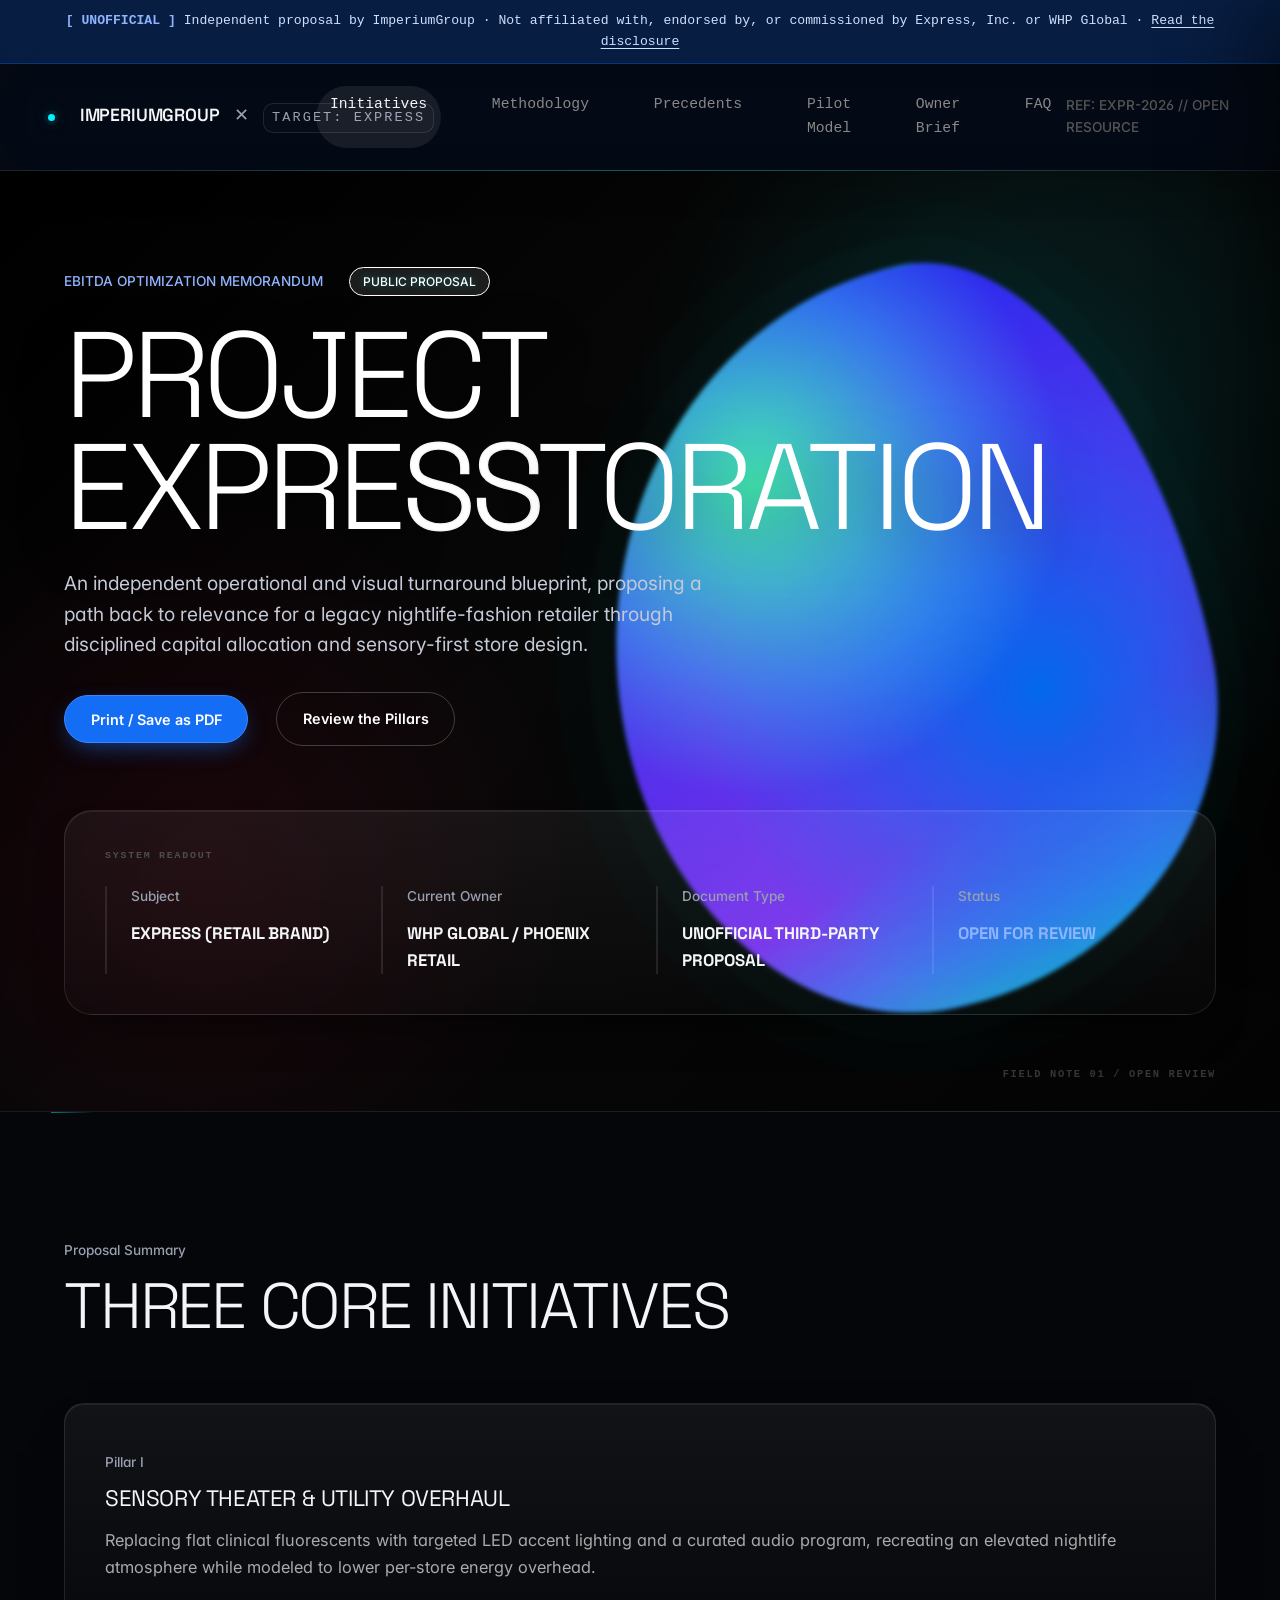
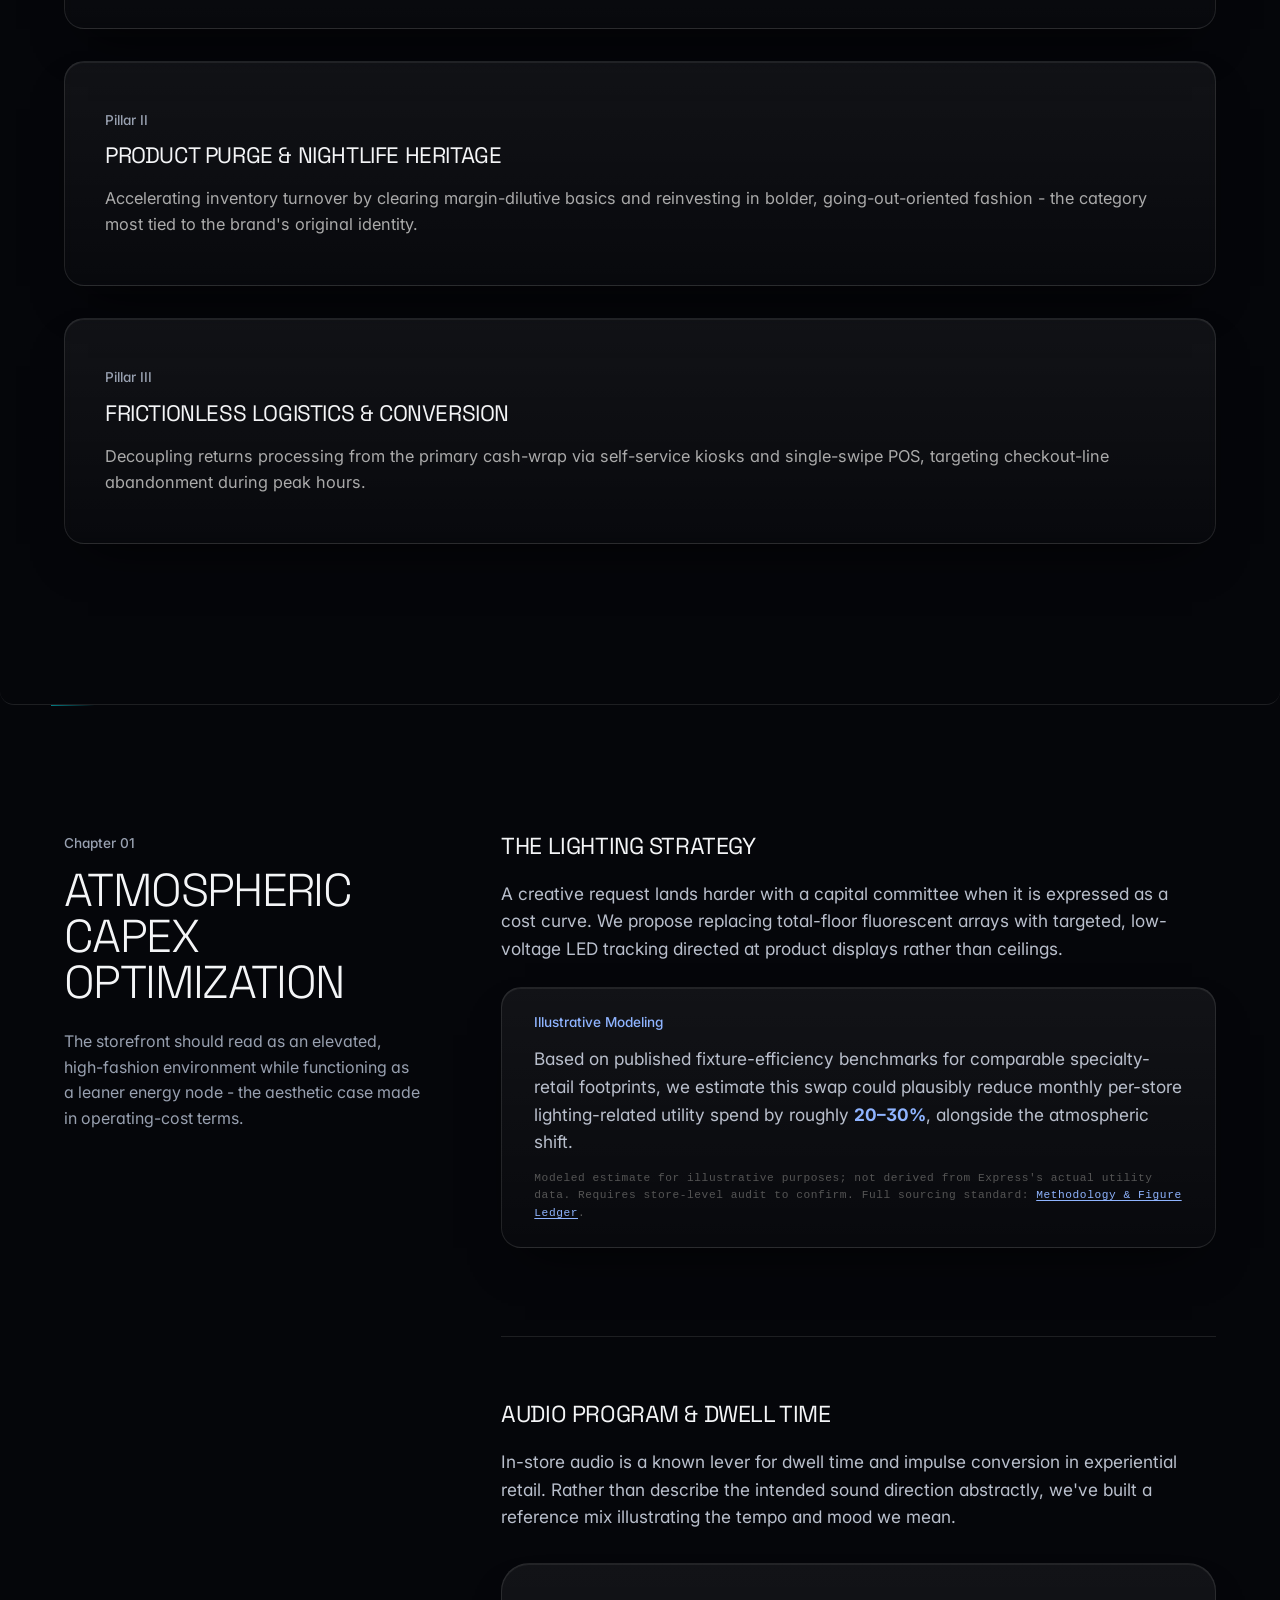
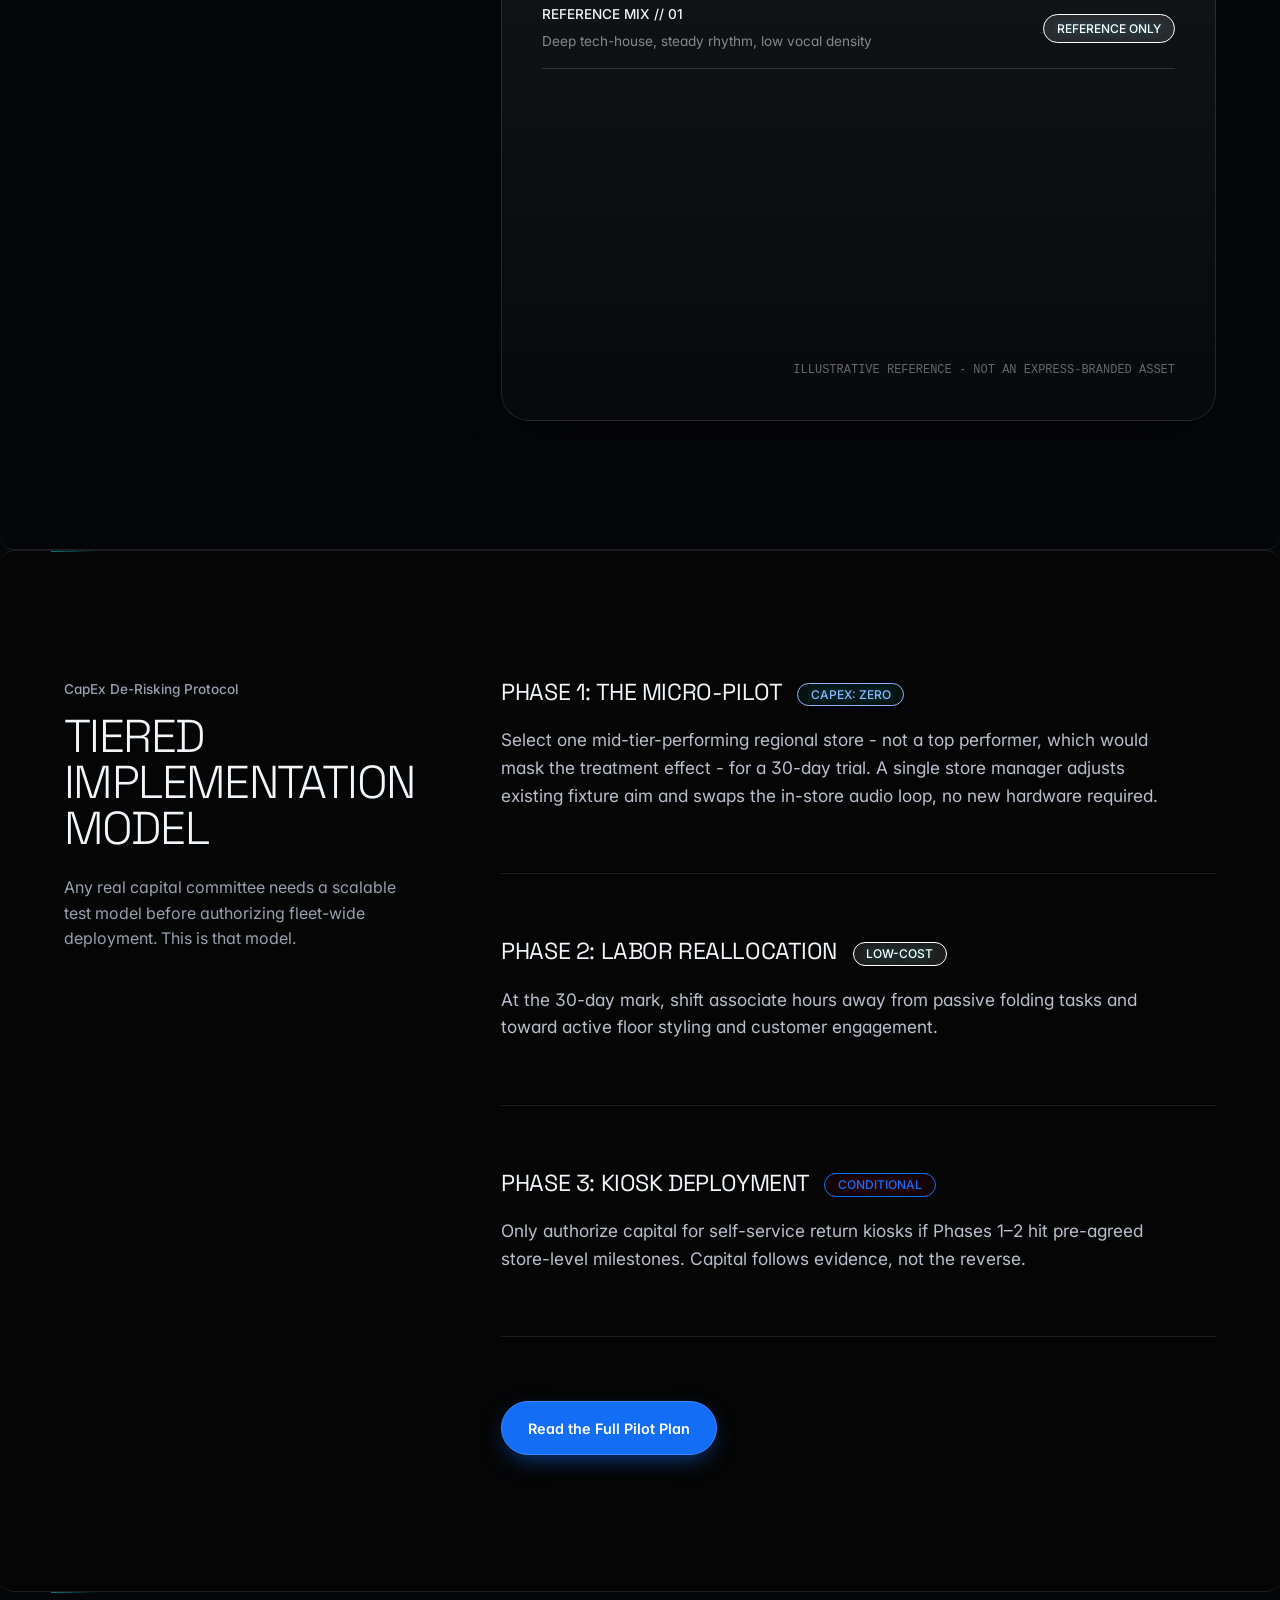
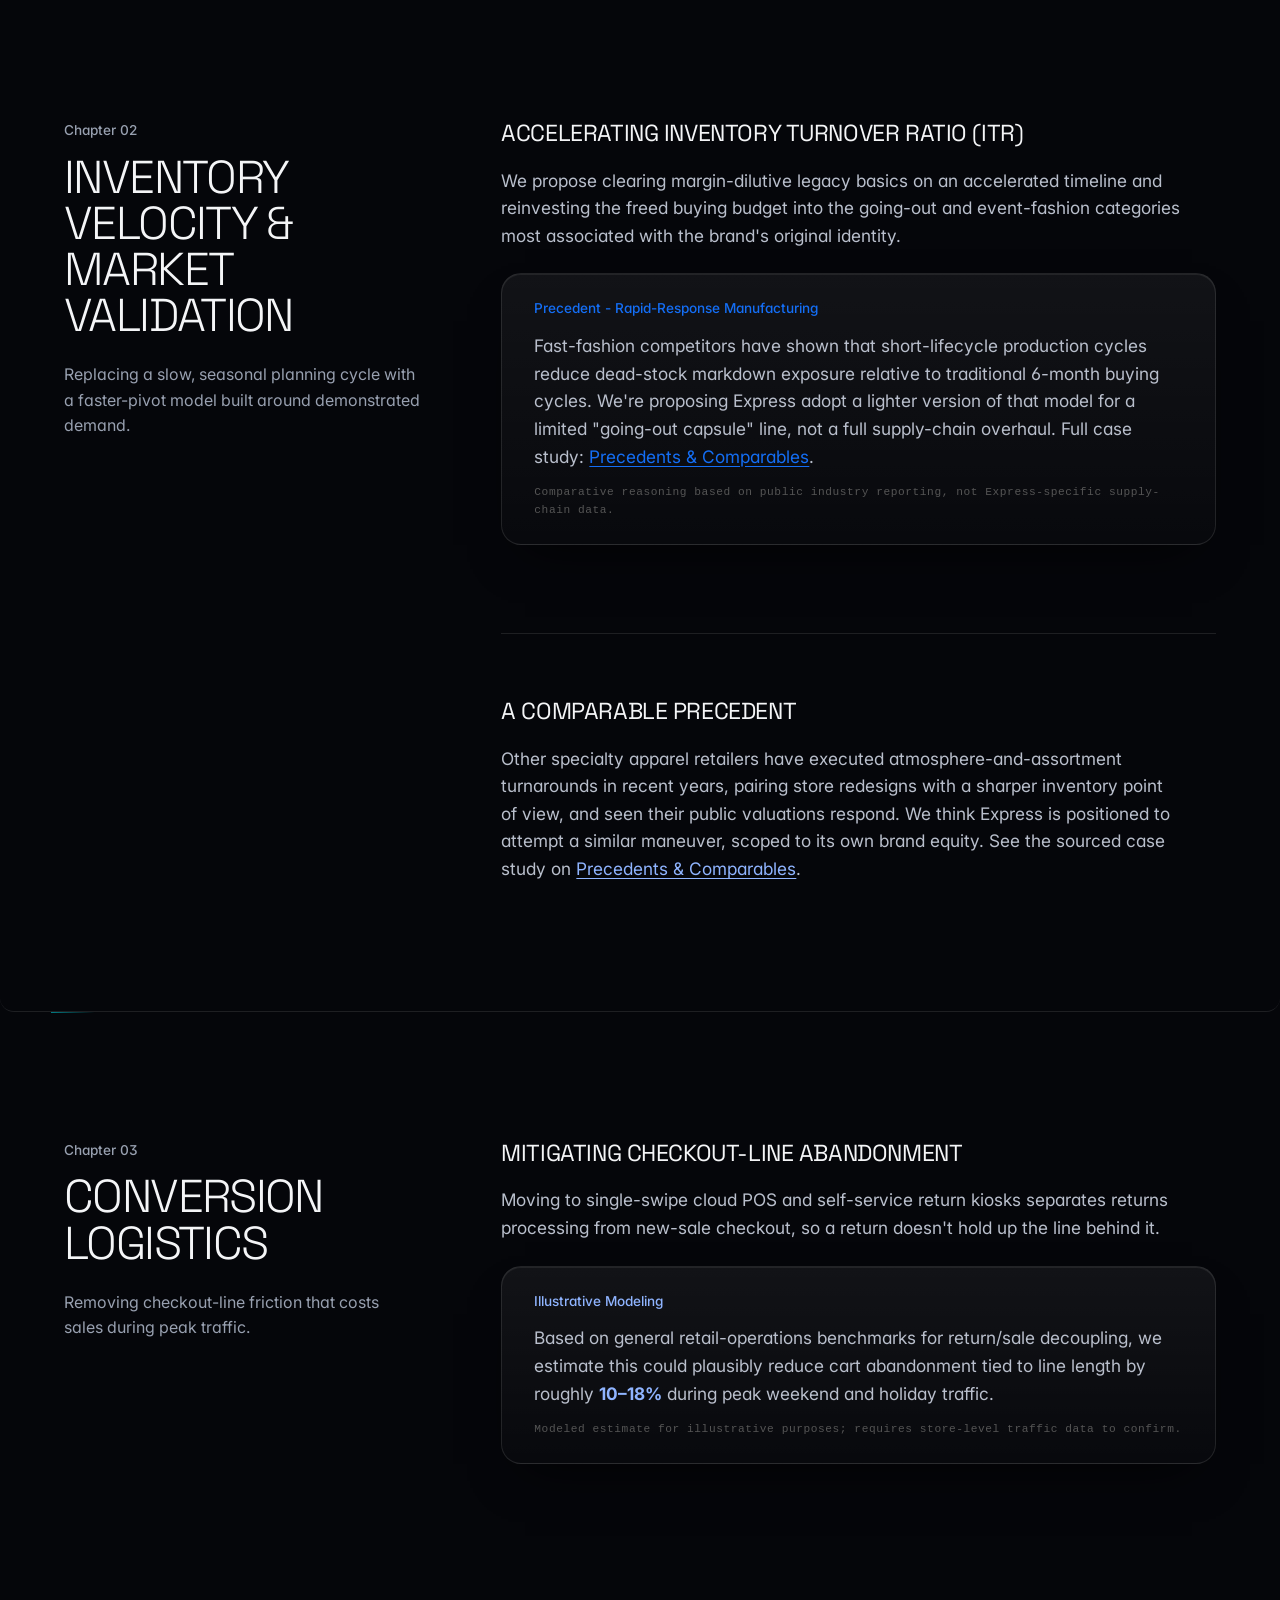
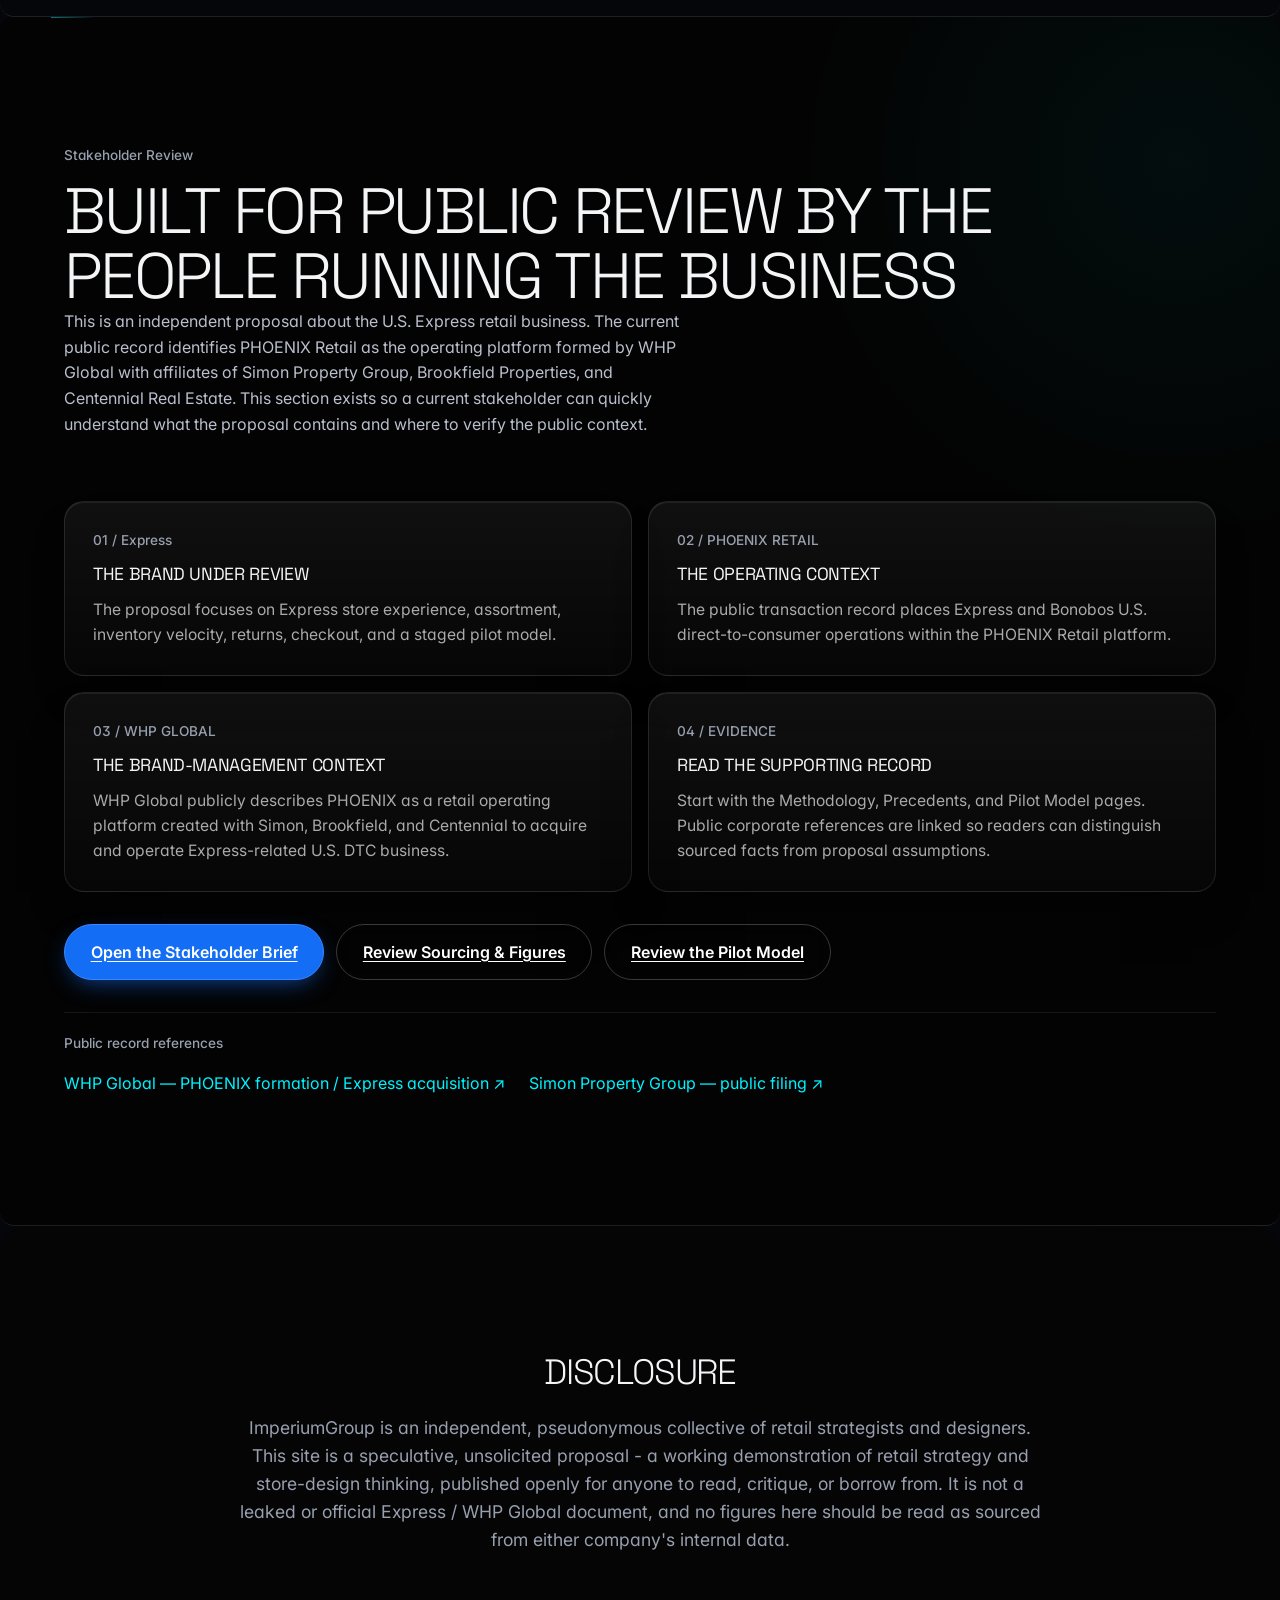
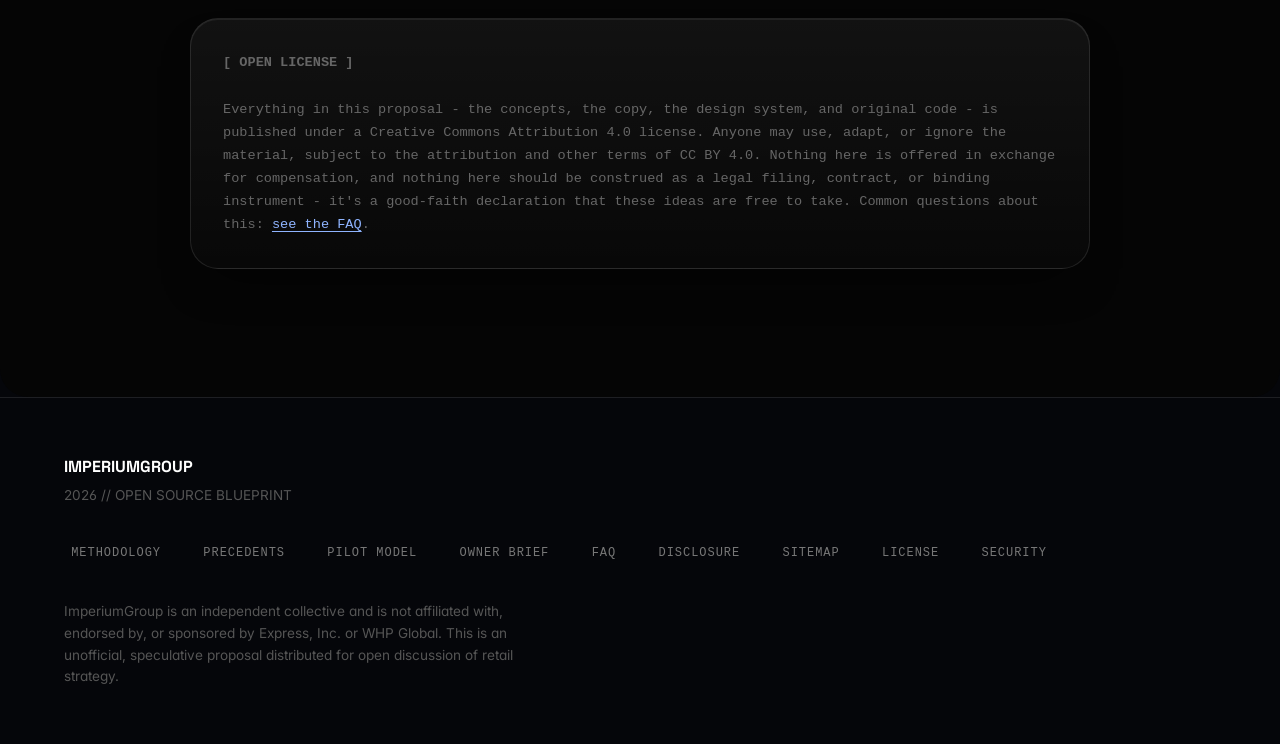
<file: index.html>
<!DOCTYPE html>
<html lang="en">
<head>
    <meta charset="UTF-8">
    <meta name="msvalidate.01" content="10618B6CCC5487026C05ADA413F68269" />
    <meta name="viewport" content="width=device-width, initial-scale=1.0">

    <meta name="theme-color" content="#000000">
    <meta name="application-name" content="PROJECT EXPRESStoration">
    <meta property="og:site_name" content="PROJECT EXPRESStoration">
    <meta property="og:url" content="https://project-expresstoration.pages.dev/">
    <meta name="twitter:card" content="summary">
    <meta name="twitter:title" content="PROJECT EXPRESStoration">
    <meta name="twitter:description" content="An independent, open-source retail turnaround proposal for Express, covering store experience, inventory velocity, and conversion operations.">
    <link rel="alternate" type="text/plain" href="/llms.txt" title="Machine-readable site guide">

    <!-- SEO / Sharing Metadata -->
    <meta name="description" content="PROJECT EXPRESStoration is an independent, open-source Express retail turnaround proposal covering store experience, inventory velocity, conversion operations, and a pilot model, with public-record context for PHOENIX Retail and WHP Global.">
    <meta name="keywords" content="Express turnaround concept, independent retail strategy, ImperiumGroup, retail theater, fashion retail optimization, open-source business blueprint, mall retail future, unofficial proposal">
    <meta name="author" content="ImperiumGroupGlobal">
    <meta name="robots" content="index, follow, max-image-preview:large, max-snippet:-1, max-video-preview:-1">
    <link rel="canonical" href="https://project-expresstoration.pages.dev/">

    <title>PROJECT EXPRESSTORATION | Independent Express Retail Turnaround Proposal</title>

        <link rel="stylesheet" href="assets/site-system.css">
<!-- Open Graph -->
    <meta property="og:type" content="article">
    <meta property="og:title" content="PROJECT EXPRESSTORATION | ImperiumGroup">
    <meta property="og:description" content="Independent, open-source Express retail turnaround proposal covering store experience, inventory velocity, conversion operations, and a measurable pilot model.">

    <!-- Typography -->
    <link rel="preconnect" href="https://fonts.googleapis.com">
    <link rel="preconnect" href="https://fonts.gstatic.com" crossorigin>
    <link href="https://fonts.googleapis.com/css2?family=Inter:wght@300;400;500;600&family=Space+Grotesk:wght@300;400;500;700&display=swap" rel="stylesheet">

    <!-- JSON-LD Schema - deliberately typed as an unofficial proposal, not a news article about the company -->
    <script type="application/ld+json">
    {
      "@context": "https://schema.org",
      "@type": "CreativeWork",
      "headline": "PROJECT EXPRESSTORATION: An Independent Retail Turnaround Proposal",
      "creator": { "@type": "Organization", "name": "ImperiumGroupGlobal" },
      "publisher": { "@type": "Organization", "name": "ImperiumGroupGlobal" },
      "about": "Express, Inc. (retail brand) - third-party strategic commentary",
      "description": "An independent, open-source blueprint proposing a retail-theater and operational turnaround strategy for Express. This work is unaffiliated speculative commentary, not an official or leaked corporate document.",
      "isBasedOn": "https://www.express.com",
      "license": "https://creativecommons.org/licenses/by/4.0/"
    }
    </script>

    <style>
        :root {
            --bg: #000000;
            --fg: #ffffff;
            --muted: #888888;
            --border: #222222;
            --neon-red: #ff003c;
            --neon-cyan: #00f3ff;
            --grid: rgba(255, 255, 255, 0.04);
        }

        * { margin: 0; padding: 0; box-sizing: border-box; }

        html { scroll-behavior: smooth; }

        body {
            background-color: var(--bg);
            color: var(--fg);
            font-family: 'Inter', -apple-system, sans-serif;
            line-height: 1.6;
            -webkit-font-smoothing: antialiased;
            overflow-x: hidden;
            background-image:
                linear-gradient(var(--grid) 1px, transparent 1px),
                linear-gradient(90deg, var(--grid) 1px, transparent 1px);
            background-size: 40px 40px;
        }

        a { color: inherit; }

        :focus-visible {
            outline: 2px solid var(--neon-cyan);
            outline-offset: 3px;
        }

        h1, h2, h3, h4, .display-font {
            font-family: 'Space Grotesk', sans-serif;
            text-transform: uppercase;
            letter-spacing: -0.02em;
        }

        .mono-label {
            font-family: 'Courier New', Courier, monospace;
            font-size: 0.75rem;
            letter-spacing: 0.15em;
            color: var(--muted);
            text-transform: uppercase;
            display: block;
            margin-bottom: 0.75rem;
        }

        .liquid-bg {
            background: linear-gradient(45deg, #000000, #080003, #000008, #050505);
            background-size: 400% 400%;
            animation: liquidGradient 18s ease infinite;
        }

        @keyframes liquidGradient {
            0% { background-position: 0% 50%; }
            50% { background-position: 100% 50%; }
            100% { background-position: 0% 50%; }
        }

        @keyframes redPulse {
            0% { box-shadow: 0 0 10px rgba(255, 0, 60, 0.1); border-color: #333; }
            50% { box-shadow: 0 0 25px rgba(255, 0, 60, 0.4); border-color: var(--neon-red); }
            100% { box-shadow: 0 0 10px rgba(255, 0, 60, 0.1); border-color: #333; }
        }

        @media (prefers-reduced-motion: reduce) {
            .liquid-bg, .velvet-rope-module { animation: none; }
            html { scroll-behavior: auto; }
        }

        .status-badge {
            display: inline-block;
            font-family: 'Space Grotesk', sans-serif;
            font-size: 0.75rem;
            font-weight: 700;
            padding: 4px 10px;
            border: 1px solid var(--neon-cyan);
            color: var(--neon-cyan);
            text-shadow: 0 0 8px rgba(0,243,255,0.4);
            margin-left: 10px;
            vertical-align: middle;
            background: rgba(0, 243, 255, 0.05);
        }

        .status-badge.red {
            border-color: var(--neon-red);
            color: var(--neon-red);
            text-shadow: 0 0 8px rgba(255,0,60,0.4);
            background: rgba(255, 0, 60, 0.05);
        }

        .status-badge.white {
            border-color: #fff;
            color: #fff;
            background: rgba(255,255,255,0.1);
        }

        /* Independence strip - sits above the fold, deliberately, so no one mistakes
           this for an official or leaked Express / WHP Global document. */
        .independence-strip {
            width: 100%;
            background: #050505;
            border-bottom: 1px solid var(--border);
            padding: 0.65rem 3rem;
            text-align: center;
            font-family: 'Courier New', monospace;
            font-size: 0.72rem;
            letter-spacing: 0.08em;
            color: #999;
            position: relative;
            z-index: 101;
        }

        .independence-strip strong { color: var(--neon-cyan); font-weight: 700; }

        .neon-btn {
            display: inline-block;
            padding: 1rem 2.5rem;
            background: transparent;
            color: var(--neon-cyan);
            border: 1px solid var(--neon-cyan);
            font-family: 'Space Grotesk', sans-serif;
            font-weight: 700;
            font-size: 0.9rem;
            text-transform: uppercase;
            letter-spacing: 0.1em;
            text-decoration: none;
            transition: all 0.3s ease;
            box-shadow: 0 0 15px rgba(0, 243, 255, 0.2), inset 0 0 10px rgba(0, 243, 255, 0.1);
            margin-top: 2rem;
            cursor: pointer;
        }

        .neon-btn:hover, .neon-btn:focus-visible {
            background: var(--neon-cyan);
            color: #000;
            box-shadow: 0 0 30px rgba(0, 243, 255, 0.6);
        }

        .neon-btn.ghost {
            color: var(--fg);
            border-color: #444;
            box-shadow: none;
            margin-left: 1rem;
        }

        .neon-btn.ghost:hover, .neon-btn.ghost:focus-visible {
            background: var(--fg);
            color: #000;
            box-shadow: 0 0 20px rgba(255,255,255,0.25);
        }

        .metric-highlight { color: var(--neon-cyan); font-weight: 700; }
        .capex-highlight { color: var(--neon-red); font-weight: 700; }

        nav {
            position: sticky;
            top: 0;
            width: 100%;
            padding: 1.4rem 3rem;
            display: flex;
            justify-content: space-between;
            align-items: center;
            z-index: 100;
            background: rgba(0, 0, 0, 0.85);
            backdrop-filter: blur(12px);
            border-bottom: 1px solid var(--border);
        }

        /* Wordmark lockup - set in our own type system, not a reproduction of any
           third-party logo mark. */
        .brand-lockup {
            display: flex;
            align-items: baseline;
            gap: 0.9rem;
            font-family: 'Space Grotesk', sans-serif;
            font-weight: 700;
            font-size: 1.1rem;
            letter-spacing: 0.08em;
            text-decoration: none;
        }

        .brand-lockup .divider { color: #333; font-weight: 300; }
        .brand-lockup .target-name {
            font-family: 'Courier New', monospace;
            font-size: 0.85rem;
            font-weight: 400;
            letter-spacing: 0.15em;
            color: var(--muted);
            border: 1px solid var(--border);
            padding: 3px 8px;
        }

        .nav-links {
            display: flex;
            gap: 2.25rem;
            font-family: 'Courier New', monospace;
            font-size: 0.75rem;
            letter-spacing: 0.1em;
            text-transform: uppercase;
        }

        .nav-links a {
            text-decoration: none;
            color: #888;
            transition: color 0.2s ease;
        }

        .nav-links a:hover, .nav-links a:focus-visible { color: var(--fg); }

        .terminal-header-text {
            font-family: 'Courier New', monospace;
            font-size: 0.75rem;
            color: #555;
            letter-spacing: 0.05em;
        }

        .hero {
            min-height: 90vh;
            display: flex;
            flex-direction: column;
            justify-content: center;
            padding: 6rem 4rem 6rem 4rem;
            position: relative;
            border-bottom: 1px solid var(--border);
        }

        .hero-eyebrow {
            display: flex;
            align-items: center;
            gap: 1rem;
            margin-bottom: 1.5rem;
            flex-wrap: wrap;
        }

        .hero h1 {
            font-size: clamp(3rem, 7.5vw, 8rem);
            line-height: 0.92;
            margin-bottom: 1.5rem;
            max-width: 1300px;
            font-weight: 700;
        }

        .hero h1 .target {
            -webkit-text-stroke: 1.5px var(--fg);
            color: transparent;
        }

        .hero p {
            font-size: clamp(1.05rem, 1.8vw, 1.3rem);
            color: #E0E0E0;
            max-width: 720px;
            font-weight: 400;
        }

        .hero-actions { display: flex; flex-wrap: wrap; align-items: center; }

        .terminal-dashboard {
            margin-top: 4rem;
            width: 100%;
            max-width: 1200px;
            border: 1px solid var(--border);
            background: rgba(10, 10, 10, 0.9);
            padding: 2.5rem;
            backdrop-filter: blur(5px);
        }

        .terminal-row {
            display: grid;
            grid-template-columns: repeat(auto-fit, minmax(200px, 1fr));
            gap: 2rem;
        }

        .terminal-row div { border-left: 2px solid var(--border); padding-left: 1.5rem; }

        .terminal-row div strong {
            font-family: 'Space Grotesk', sans-serif;
            font-size: 1.05rem;
            display: block;
            margin-top: 5px;
            text-transform: uppercase;
        }

        .section-container {
            padding: 8rem 4rem;
            border-bottom: 1px solid var(--border);
            max-width: 1600px;
            margin: 0 auto;
        }

        .section-heading { margin-bottom: 4rem; }

        .grid-2 { display: grid; grid-template-columns: 1fr 2fr; gap: 5rem; }

        .metric-card {
            border: 1px solid var(--border);
            padding: 3rem 2.5rem;
            background: rgba(10, 10, 10, 0.8);
            backdrop-filter: blur(5px);
            transition: border-color 0.3s ease;
            margin-bottom: 2rem;
        }

        .metric-card:hover { border-color: #444; }
        .metric-card h3 { font-size: 1.4rem; margin-bottom: 1rem; }
        .metric-card p { color: #aaaaaa; font-size: 1.02rem; }

        .chapter-title { position: sticky; top: 100px; align-self: start; }
        .chapter-title h2 { font-size: clamp(2.2rem, 3.6vw, 3.6rem); line-height: 1; margin-bottom: 1.5rem; }

        .chapter-body .block {
            margin-bottom: 4rem;
            padding-bottom: 4rem;
            border-bottom: 1px solid var(--border);
        }

        .chapter-body .block:last-child { border-bottom: none; margin-bottom: 0; padding-bottom: 0; }
        .chapter-body h3 { font-size: 1.45rem; margin-bottom: 1.25rem; color: var(--fg); }
        .chapter-body p { color: #aaaaaa; font-size: 1.08rem; }

        .data-readout {
            background: #050505;
            border-left: 2px solid var(--neon-cyan);
            padding: 1.5rem 2rem;
            margin: 1.5rem 0;
        }

        .data-readout .fine-print {
            display: block;
            margin-top: 0.85rem;
            font-family: 'Courier New', monospace;
            font-size: 0.7rem;
            letter-spacing: 0.05em;
            color: #555;
        }

        .velvet-rope-module {
            background: linear-gradient(180deg, #151515 0%, #050505 100%);
            border: 1px solid #333;
            border-top: 1px solid #555;
            padding: 2.5rem;
            margin-top: 2rem;
            border-radius: 4px;
            animation: redPulse 4s infinite;
        }

        .velvet-rope-header {
            display: flex;
            justify-content: space-between;
            align-items: center;
            border-bottom: 1px solid #333;
            padding-bottom: 1rem;
            margin-bottom: 1.5rem;
            flex-wrap: wrap;
            gap: 1rem;
        }

        .cta-section { padding: 8rem 4rem; text-align: center; background: #050505; }

        .legal-safe-harbor {
            background: #0a0a0a;
            border: 1px solid #222;
            padding: 2rem;
            max-width: 900px;
            margin: 4rem auto 0 auto;
            text-align: left;
            font-size: 0.85rem;
            color: #666;
            font-family: 'Courier New', monospace;
            line-height: 1.7;
        }

        footer {
            padding: 3.5rem 4rem;
            border-top: 1px solid var(--border);
            display: flex;
            justify-content: space-between;
            align-items: flex-start;
            font-size: 0.85rem;
            color: #555;
            background: var(--bg);
            gap: 2rem;
            flex-wrap: wrap;
        }

        footer .footer-links {
            display: flex;
            gap: 1.75rem;
            font-family: 'Courier New', monospace;
            font-size: 0.75rem;
            letter-spacing: 0.08em;
            text-transform: uppercase;
        }

        footer .footer-links a { text-decoration: none; color: #777; }
        footer .footer-links a:hover, footer .footer-links a:focus-visible { color: var(--fg); }
        footer .footer-disclaimer { max-width: 500px; }

        @media print {
            body { background: #ffffff !important; color: #000000 !important; font-family: 'Inter', sans-serif !important; }
            nav, .neon-btn, .terminal-dashboard, .velvet-rope-module, footer, .cta-section, .independence-strip { display: none !important; }
            .section-container { border-bottom: 1px solid #000 !important; page-break-inside: avoid; padding: 2rem 0 !important; }
            .metric-card, .data-readout { background: #ffffff !important; color: #000000 !important; border: 1px solid #000 !important; margin-top: 1rem !important; }
            h1, h2, h3, h4 { color: #000000 !important; }
            .chapter-title { position: relative !important; top: 0 !important; }
            .grid-2 { display: block !important; }
            .chapter-body .block { margin-bottom: 2rem !important; padding-bottom: 2rem !important; }
        }

        @media (max-width: 1024px) {
            .grid-2 { grid-template-columns: 1fr; gap: 4rem; }
            .chapter-title { position: relative; top: 0; margin-bottom: 2rem; }
            .hero { padding: 4rem 2rem 4rem 2rem; }
            .section-container, .cta-section { padding: 5rem 2rem; }
            nav { padding: 1.1rem 1.5rem; }
            .nav-links { display: none; }
            .terminal-header-text { display: none; }
            footer { flex-direction: column; gap: 1.75rem; padding: 3rem 2rem; text-align: left; }
            .velvet-rope-module { padding: 1.5rem; }
            .terminal-row { grid-template-columns: 1fr; gap: 1.5rem; }
            .terminal-row div { padding-left: 1rem; }
            .independence-strip { padding: 0.65rem 1.25rem; }
        }

        /* 2026 site-system upgrade */
                ::selection { background: var(--neon-cyan); color: #000; }
                ::-webkit-scrollbar { width: 10px; }
                ::-webkit-scrollbar-track { background: #050505; }
                ::-webkit-scrollbar-thumb { background: #333; border-radius: 20px; }
                ::-webkit-scrollbar-thumb:hover { background: #555; }
        
                body { text-rendering: optimizeLegibility; }
                img, iframe { max-width: 100%; }
                button, a { -webkit-tap-highlight-color: transparent; }
        
                .scroll-progress {
                    position: fixed;
                    inset: 0 0 auto 0;
                    width: 0;
                    height: 2px;
                    background: var(--neon-cyan);
                    box-shadow: 0 0 14px rgba(0,243,255,.7);
                    z-index: 1000;
                    transform-origin: left center;
                    pointer-events: none;
                }
        
                nav {
                    transition: background .25s ease, border-color .25s ease, padding .25s ease;
                }
                nav.scrolled {
                    background: rgba(0,0,0,.94);
                    border-bottom-color: #303030;
                    padding-top: 1rem;
                    padding-bottom: 1rem;
                }
        
                .brand-lockup {
                    min-width: 0;
                    white-space: nowrap;
                }
                .brand-lockup:hover .target-name,
                .brand-lockup:focus-visible .target-name {
                    border-color: #444;
                    color: #fff;
                }
        
                .nav-links a {
                    position: relative;
                    padding: .4rem 0;
                }
                .nav-links a::after {
                    content: "";
                    position: absolute;
                    left: 0;
                    right: 100%;
                    bottom: 0;
                    height: 1px;
                    background: var(--neon-cyan);
                    transition: right .2s ease;
                }
                .nav-links a:hover::after,
                .nav-links a:focus-visible::after,
                .nav-links a.current::after { right: 0; }
        
                .mobile-nav-toggle {
                    display: none;
                    border: 1px solid var(--border);
                    background: #080808;
                    color: #fff;
                    width: 44px;
                    height: 44px;
                    padding: 0;
                    cursor: pointer;
                    font: 700 .72rem/1 monospace;
                    letter-spacing: .08em;
                    text-transform: uppercase;
                }
                .mobile-nav-toggle:hover,
                .mobile-nav-toggle:focus-visible {
                    border-color: var(--neon-cyan);
                    color: var(--neon-cyan);
                }
        
                .mobile-menu {
                    position: fixed;
                    top: 0;
                    right: 0;
                    width: min(88vw, 360px);
                    height: 100dvh;
                    padding: 92px 1.25rem 2rem;
                    background: rgba(4,4,4,.98);
                    border-left: 1px solid #222;
                    transform: translateX(100%);
                    transition: transform .25s ease;
                    z-index: 999;
                    box-shadow: -30px 0 80px rgba(0,0,0,.45);
                    overflow-y: auto;
                }
                .mobile-menu.open { transform: translateX(0); }
                .mobile-menu-backdrop {
                    position: fixed;
                    inset: 0;
                    background: rgba(0,0,0,.56);
                    opacity: 0;
                    pointer-events: none;
                    transition: opacity .25s ease;
                    z-index: 998;
                }
                .mobile-menu-backdrop.open {
                    opacity: 1;
                    pointer-events: auto;
                }
                .mobile-menu .menu-kicker {
                    color: var(--neon-cyan);
                    font: 700 .68rem/1.4 monospace;
                    letter-spacing: .14em;
                    margin-bottom: 1rem;
                }
                .mobile-menu a {
                    display: flex;
                    align-items: center;
                    justify-content: space-between;
                    gap: 1rem;
                    padding: 1rem 0;
                    color: #aaa;
                    text-decoration: none;
                    border-bottom: 1px solid #171717;
                    font: 700 1rem/1.2 'Space Grotesk', sans-serif;
                    text-transform: uppercase;
                }
                .mobile-menu a:hover,
                .mobile-menu a:focus-visible,
                .mobile-menu a.current {
                    color: #fff;
                }
                .mobile-menu a span {
                    color: #444;
                    font: .72rem monospace;
                }
                body.menu-open { overflow: hidden; }
        
                .page-shell {
                    width: min(1440px, calc(100% - 2rem));
                    margin: 0 auto;
                }
        
                .section-container,
                .terminal-dashboard,
                .metric-card,
                .data-readout,
                .velvet-rope-module,
                .faq-item,
                .tier-card,
                .phase-block,
                .rollback-card {
                    transition: border-color .25s ease, background-color .25s ease, transform .25s ease, box-shadow .25s ease;
                }
        
                .metric-card:hover,
                .tier-card:hover,
                .phase-block:hover,
                .rollback-card:hover {
                    border-color: #3b3b3b;
                    transform: translateY(-2px);
                }
        
                .section-heading h2,
                .page-hero h1 {
                    text-wrap: balance;
                }
        
                .cta-inline:active,
                .neon-btn:active {
                    transform: translateY(1px);
                }
        
                .site-signal-bar {
                    display: grid;
                    grid-template-columns: repeat(3, minmax(0,1fr));
                    gap: 1px;
                    margin: 0 auto;
                    max-width: 1100px;
                    border: 1px solid var(--border);
                    background: var(--border);
                }
                .site-signal {
                    background: #050505;
                    padding: 1.15rem 1.25rem;
                }
                .site-signal strong {
                    display: block;
                    margin-top: .3rem;
                    color: #fff;
                    font: 700 .9rem/1.2 'Space Grotesk', sans-serif;
                    text-transform: uppercase;
                }
        
                @media (max-width: 1024px) {
                    nav { gap: 1rem; }
                    .mobile-nav-toggle { display: inline-grid; place-items: center; flex: 0 0 auto; }
                    .nav-links { display: none !important; }
                    .site-signal-bar { grid-template-columns: 1fr; }
                }
        
                @media (max-width: 640px) {
                    .brand-lockup { font-size: .9rem; gap: .55rem; }
                    .brand-lockup .divider { display: none; }
                    .brand-lockup .target-name { font-size: .66rem; letter-spacing: .08em; padding: 3px 5px; }
                    .independence-strip { font-size: .62rem; letter-spacing: .05em; line-height: 1.45; }
                    .scroll-progress { height: 3px; }
                }
        
                @media (prefers-reduced-motion: reduce) {
                    nav, .mobile-menu, .mobile-menu-backdrop, .metric-card, .tier-card,
                    .phase-block, .rollback-card { transition: none !important; }
                }

    </style>
    <script type="application/ld+json" data-site-discovery="true">
    {
      "@context": "https://schema.org",
      "@graph": [
        {
          "@type": "WebPage",
          "@id": "https://project-expresstoration.pages.dev/#webpage",
          "url": "https://project-expresstoration.pages.dev/",
          "name": "PROJECT EXPRESStoration",
          "description": "An independent, open-source retail turnaround proposal for Express, covering store experience, inventory velocity, and conversion operations.",
          "inLanguage": "en",
          "isPartOf": {
            "@id": "https://project-expresstoration.pages.dev/#website"
          },
          "about": {
            "@type": "Thing",
            "name": "Independent retail strategy proposal"
          }
        },
        {
          "@type": "WebSite",
          "@id": "https://project-expresstoration.pages.dev/#website",
          "url": "https://project-expresstoration.pages.dev/",
          "name": "PROJECT EXPRESStoration",
          "description": "Independent, open-source retail turnaround proposal for Express.",
          "inLanguage": "en"
        },
        {
          "@type": "ItemList",
          "@id": "https://project-expresstoration.pages.dev/#site-pages",
          "name": "PROJECT EXPRESStoration site sections",
          "itemListElement": [
            {
              "@type": "ListItem",
              "position": 1,
              "name": "Methodology",
              "description": "Sourcing rules and figure ledger.",
              "url": "https://project-expresstoration.pages.dev/methodology.html"
            },
            {
              "@type": "ListItem",
              "position": 2,
              "name": "Precedents & Comparables",
              "description": "Comparable-retailer case studies.",
              "url": "https://project-expresstoration.pages.dev/precedents.html"
            },
            {
              "@type": "ListItem",
              "position": 3,
              "name": "Pilot Model",
              "description": "Phased pilot and KPI gates.",
              "url": "https://project-expresstoration.pages.dev/pilot-program.html"
            },
            {
              "@type": "ListItem",
              "position": 4,
              "name": "FAQ",
              "description": "Status, sourcing, and licensing answers.",
              "url": "https://project-expresstoration.pages.dev/faq.html"
            },
            {
              "@type": "ListItem",
              "position": 5,
              "name": "License",
              "description": "Reuse and licensing information.",
              "url": "https://project-expresstoration.pages.dev/license.html"
            }
          ]
        }
      ]
    }
    </script>
    <style data-stakeholder-ui="true">
        .stakeholder-context { background:
            radial-gradient(circle at 92% 12%, rgba(0,243,255,.045), transparent 24rem),
            #030303;
        }
        .stakeholder-grid {
            display:grid;
            grid-template-columns:repeat(2,minmax(0,1fr));
            gap:1rem;
            margin-top:2rem;
        }
        .stakeholder-card {
            border:1px solid var(--line-soft);
            border-radius:var(--radius-md);
            padding:1.75rem;
            background:rgba(255,255,255,.018);
            transition:border-color .2s ease,transform .2s ease,background .2s ease;
        }
        .stakeholder-card:hover { border-color:rgba(0,243,255,.22); transform:translateY(-2px); background:rgba(0,243,255,.018); }
        .stakeholder-card h3 { font-size:1.1rem; margin-bottom:.8rem; }
        .stakeholder-card p { color:#aaa; font-size:.98rem; }
        .stakeholder-links { display:flex; gap:.75rem; flex-wrap:wrap; margin-top:2rem; }
        .stakeholder-links .cta-inline { margin-top:0; margin-right:0; }
        .stakeholder-sources {
            margin-top:2rem;
            padding-top:1.25rem;
            border-top:1px solid var(--line-soft);
            display:flex;
            gap:1rem 1.5rem;
            flex-wrap:wrap;
        }
        .stakeholder-sources .mono-label { width:100%; margin:0; }
        .stakeholder-sources a { color:var(--cyan); text-decoration:none; }
        .stakeholder-sources a:hover,.stakeholder-sources a:focus-visible { text-decoration:underline; }
        @media (max-width:700px) {
            .stakeholder-grid { grid-template-columns:1fr; }
            .stakeholder-links .cta-inline { width:100%; }
            .stakeholder-sources { display:grid; }
        }
    </style>
    <link rel="stylesheet" href="assets/design.css">
</head>
<body>
    <a class="skip-link" href="#main-content">Skip to content</a>
    <div class="scroll-progress" aria-hidden="true"></div>

    <!-- Independence disclosure - intentionally placed above the fold, not buried in the footer -->
    <div class="independence-strip">
        <strong>[ UNOFFICIAL ]</strong> Independent proposal by ImperiumGroup &middot; Not affiliated with, endorsed by, or commissioned by Express, Inc. or WHP Global &middot; <a href="#about">Read the disclosure</a>
    </div>

    <nav aria-label="Primary">
        <a href="index.html" class="brand-lockup">
            IMPERIUMGROUP
            <span class="divider">✕</span>
            <span class="target-name">TARGET: EXPRESS</span>
        </a>
        <div class="nav-links" aria-label="Primary navigation">
            <a href="#initiatives" aria-current="page">Initiatives</a>
            <a href="methodology.html">Methodology</a>
            <a href="precedents.html">Precedents</a>
            <a href="pilot-program.html">Pilot Model</a>
            <a href="#stakeholder-review">Owner Brief</a>
        <a href="faq.html">FAQ</a>
        </div>
        <button class="mobile-nav-toggle" type="button" aria-expanded="false" aria-controls="mobile-menu" aria-label="Open navigation">MENU</button>
        <div class="terminal-header-text">REF: EXPR-2026 // OPEN RESOURCE</div>
    </nav>
    <div class="mobile-menu-backdrop" aria-hidden="true"></div>
    <aside id="mobile-menu" class="mobile-menu" tabindex="-1" aria-label="Mobile navigation">
        <div class="menu-kicker">NAVIGATION // PROJECT EXPRESSTORATION</div>
        <a href="index.html"><span>01</span> Proposal</a>
        <a href="methodology.html"><span>02</span> Methodology</a>
        <a href="precedents.html"><span>03</span> Precedents</a>
        <a href="pilot-program.html"><span>04</span> Pilot Model</a>
        <a href="#stakeholder-review"><span>05</span> Owner Brief</a>
        <a href="faq.html"><span>06</span> FAQ</a>
        <a href="license.html"><span>07</span> License</a>
    </aside>


    <!-- Hero -->
    <section class="hero liquid-bg" id="main-content">
        <div>
            <div class="hero-eyebrow">
                <span class="mono-label" style="color:var(--neon-cyan); margin-bottom:0;">EBITDA OPTIMIZATION MEMORANDUM</span>
                <span class="status-badge white">PUBLIC PROPOSAL</span>
            </div>
            <h1>PROJECT<br>EXPRE<span class="target">SS</span>TORATION</h1>
            <p>An independent operational and visual turnaround blueprint, proposing a path back to relevance for a legacy nightlife-fashion retailer through disciplined capital allocation and sensory-first store design.</p>

            <div class="hero-actions">
                <button onclick="printProposal()" class="neon-btn" id="download-btn">Print / Save as PDF</button>
                <a href="#initiatives" class="neon-btn ghost">Review the Pillars</a>
            </div>

            <div class="terminal-dashboard">
                <div class="terminal-row">
                    <div>
                        <span class="mono-label">Subject</span>
                        <strong>EXPRESS (RETAIL BRAND)</strong>
                    </div>
                    <div>
                        <span class="mono-label">Current Owner</span>
                        <strong>WHP GLOBAL / PHOENIX RETAIL</strong>
                    </div>
                    <div>
                        <span class="mono-label">Document Type</span>
                        <strong>UNOFFICIAL THIRD-PARTY PROPOSAL</strong>
                    </div>
                    <div>
                        <span class="mono-label">Status</span>
                        <strong style="color: var(--neon-cyan);">OPEN FOR REVIEW</strong>
                    </div>
                </div>
            </div>
        </div>
    </section>

    <!-- Three Pillars -->
    <section class="section-container" id="initiatives">
        <div class="section-heading">
            <span class="mono-label">Proposal Summary</span>
            <h2>THREE CORE INITIATIVES</h2>
        </div>

        <div class="metric-card">
            <span class="mono-label">Pillar I</span>
            <h3>SENSORY THEATER & UTILITY OVERHAUL</h3>
            <p>Replacing flat clinical fluorescents with targeted LED accent lighting and a curated audio program, recreating an elevated nightlife atmosphere while modeled to lower per-store energy overhead.</p>
        </div>
        <div class="metric-card">
            <span class="mono-label">Pillar II</span>
            <h3>PRODUCT PURGE & NIGHTLIFE HERITAGE</h3>
            <p>Accelerating inventory turnover by clearing margin-dilutive basics and reinvesting in bolder, going-out-oriented fashion - the category most tied to the brand's original identity.</p>
        </div>
        <div class="metric-card">
            <span class="mono-label">Pillar III</span>
            <h3>FRICTIONLESS LOGISTICS & CONVERSION</h3>
            <p>Decoupling returns processing from the primary cash-wrap via self-service kiosks and single-swipe POS, targeting checkout-line abandonment during peak hours.</p>
        </div>
    </section>

    <!-- Chapter 1 -->
    <section class="section-container grid-2">
        <div class="chapter-title">
            <span class="mono-label">Chapter 01</span>
            <h2>ATMOSPHERIC CAPEX OPTIMIZATION</h2>
            <p style="color: var(--muted); margin-top: 1.5rem; max-width: 420px;">The storefront should read as an elevated, high-fashion environment while functioning as a leaner energy node - the aesthetic case made in operating-cost terms.</p>
        </div>
        <div class="chapter-body">
            <div class="block">
                <h3>THE LIGHTING STRATEGY</h3>
                <p>A creative request lands harder with a capital committee when it is expressed as a cost curve. We propose replacing total-floor fluorescent arrays with targeted, low-voltage LED tracking directed at product displays rather than ceilings.</p>
                <div class="data-readout">
                    <span class="mono-label" style="color:var(--neon-cyan);">Illustrative Modeling</span>
                    <p>Based on published fixture-efficiency benchmarks for comparable specialty-retail footprints, we estimate this swap could plausibly reduce monthly per-store lighting-related utility spend by roughly <span class="metric-highlight">20–30%</span>, alongside the atmospheric shift.</p>
                    <span class="fine-print">Modeled estimate for illustrative purposes; not derived from Express's actual utility data. Requires store-level audit to confirm. Full sourcing standard: <a href="methodology.html" style="color:var(--neon-cyan); text-decoration:underline;">Methodology & Figure Ledger</a>.</span>
                </div>
            </div>

            <div class="block">
                <h3>AUDIO PROGRAM & DWELL TIME</h3>
                <p>In-store audio is a known lever for dwell time and impulse conversion in experiential retail. Rather than describe the intended sound direction abstractly, we've built a reference mix illustrating the tempo and mood we mean.</p>

                <div class="velvet-rope-module">
                    <div class="velvet-rope-header">
                        <div>
                            <span class="mono-label" style="color:var(--fg); margin:0;">REFERENCE MIX // 01</span>
                            <div style="color: #888; font-size: 0.85rem; margin-top: 5px;">Deep tech-house, steady rhythm, low vocal density</div>
                        </div>
                        <div class="status-badge white">REFERENCE ONLY</div>
                    </div>
                    <iframe title="Reference audio mix" width="100%" height="250" scrolling="no" frameborder="no" loading="lazy" allow="autoplay" src="https://w.soundcloud.com/player/?url=https%3A//soundcloud.com/defectedrecords&color=%23ff003c&auto_play=false&hide_related=true&show_comments=false&show_user=false&show_reposts=false&show_teaser=false"></iframe>
                    <div style="text-align: right; font-family: 'Courier New', monospace; font-size: 0.75rem; color: #666; margin-top:10px;">ILLUSTRATIVE REFERENCE - NOT AN EXPRESS-BRANDED ASSET</div>
                </div>
            </div>
        </div>
    </section>

    <!-- Pilot Plan -->
    <section class="section-container grid-2" id="pilot" style="background: #050505; border-top: 1px solid var(--border); border-bottom: 1px solid var(--border);">
        <div class="chapter-title">
            <span class="mono-label">CapEx De-Risking Protocol</span>
            <h2>TIERED IMPLEMENTATION MODEL</h2>
            <p style="color: var(--muted); margin-top: 1.5rem; max-width: 420px;">Any real capital committee needs a scalable test model before authorizing fleet-wide deployment. This is that model.</p>
        </div>
        <div class="chapter-body">
            <div class="block">
                <h3>PHASE 1: THE MICRO-PILOT <span class="status-badge">CAPEX: ZERO</span></h3>
                <p>Select one mid-tier-performing regional store - not a top performer, which would mask the treatment effect - for a 30-day trial. A single store manager adjusts existing fixture aim and swaps the in-store audio loop, no new hardware required.</p>
            </div>
            <div class="block">
                <h3>PHASE 2: LABOR REALLOCATION <span class="status-badge white">LOW-COST</span></h3>
                <p>At the 30-day mark, shift associate hours away from passive folding tasks and toward active floor styling and customer engagement.</p>
            </div>
            <div class="block">
                <h3>PHASE 3: KIOSK DEPLOYMENT <span class="status-badge red">CONDITIONAL</span></h3>
                <p>Only authorize capital for self-service return kiosks if Phases 1–2 hit pre-agreed store-level milestones. Capital follows evidence, not the reverse.</p>
            </div>
            <div class="block">
                <a href="pilot-program.html" class="neon-btn" style="margin-top:0;">Read the Full Pilot Plan</a>
            </div>
        </div>
    </section>

    <!-- Chapter 2 -->
    <section class="section-container grid-2">
        <div class="chapter-title">
            <span class="mono-label">Chapter 02</span>
            <h2>INVENTORY VELOCITY & MARKET VALIDATION</h2>
            <p style="color: var(--muted); margin-top: 1.5rem; max-width: 420px;">Replacing a slow, seasonal planning cycle with a faster-pivot model built around demonstrated demand.</p>
        </div>
        <div class="chapter-body">
            <div class="block">
                <h3>ACCELERATING INVENTORY TURNOVER RATIO (ITR)</h3>
                <p>We propose clearing margin-dilutive legacy basics on an accelerated timeline and reinvesting the freed buying budget into the going-out and event-fashion categories most associated with the brand's original identity.</p>
                <div class="data-readout" style="border-color: var(--neon-red);">
                    <span class="mono-label" style="color:var(--neon-red);">Precedent - Rapid-Response Manufacturing</span>
                    <p>Fast-fashion competitors have shown that short-lifecycle production cycles reduce dead-stock markdown exposure relative to traditional 6-month buying cycles. We're proposing Express adopt a lighter version of that model for a limited "going-out capsule" line, not a full supply-chain overhaul. Full case study: <a href="precedents.html" style="color:var(--neon-red); text-decoration:underline;">Precedents & Comparables</a>.</p>
                    <span class="fine-print">Comparative reasoning based on public industry reporting, not Express-specific supply-chain data.</span>
                </div>
            </div>
            <div class="block">
                <h3>A COMPARABLE PRECEDENT</h3>
                <p>Other specialty apparel retailers have executed atmosphere-and-assortment turnarounds in recent years, pairing store redesigns with a sharper inventory point of view, and seen their public valuations respond. We think Express is positioned to attempt a similar maneuver, scoped to its own brand equity. See the sourced case study on <a href="precedents.html" style="color:var(--neon-cyan); text-decoration:underline;">Precedents & Comparables</a>.</p>
            </div>
        </div>
    </section>

    <!-- Chapter 3 -->
    <section class="section-container grid-2">
        <div class="chapter-title">
            <span class="mono-label">Chapter 03</span>
            <h2>CONVERSION LOGISTICS</h2>
            <p style="color: var(--muted); margin-top: 1.5rem; max-width: 420px;">Removing checkout-line friction that costs sales during peak traffic.</p>
        </div>
        <div class="chapter-body">
            <div class="block">
                <h3>MITIGATING CHECKOUT-LINE ABANDONMENT</h3>
                <p>Moving to single-swipe cloud POS and self-service return kiosks separates returns processing from new-sale checkout, so a return doesn't hold up the line behind it.</p>
                <div class="data-readout">
                    <span class="mono-label" style="color:var(--neon-cyan);">Illustrative Modeling</span>
                    <p>Based on general retail-operations benchmarks for return/sale decoupling, we estimate this could plausibly reduce cart abandonment tied to line length by roughly <span class="metric-highlight">10–18%</span> during peak weekend and holiday traffic.</p>
                    <span class="fine-print">Modeled estimate for illustrative purposes; requires store-level traffic data to confirm.</span>
                </div>
            </div>
        </div>
    </section>

    <!-- Stakeholder context -->
    <section class="section-container stakeholder-context" id="stakeholder-review">
        <div class="section-heading">
            <span class="mono-label">Stakeholder Review</span>
            <h2>BUILT FOR PUBLIC REVIEW BY THE PEOPLE RUNNING THE BUSINESS</h2>
            <p>This is an independent proposal about the U.S. Express retail business. The current public record identifies PHOENIX Retail as the operating platform formed by WHP Global with affiliates of Simon Property Group, Brookfield Properties, and Centennial Real Estate. This section exists so a current stakeholder can quickly understand what the proposal contains and where to verify the public context.</p>
        </div>

        <div class="stakeholder-grid">
            <article class="stakeholder-card">
                <span class="mono-label">01 / Express</span>
                <h3>THE BRAND UNDER REVIEW</h3>
                <p>The proposal focuses on Express store experience, assortment, inventory velocity, returns, checkout, and a staged pilot model.</p>
            </article>
            <article class="stakeholder-card">
                <span class="mono-label">02 / PHOENIX RETAIL</span>
                <h3>THE OPERATING CONTEXT</h3>
                <p>The public transaction record places Express and Bonobos U.S. direct-to-consumer operations within the PHOENIX Retail platform.</p>
            </article>
            <article class="stakeholder-card">
                <span class="mono-label">03 / WHP GLOBAL</span>
                <h3>THE BRAND-MANAGEMENT CONTEXT</h3>
                <p>WHP Global publicly describes PHOENIX as a retail operating platform created with Simon, Brookfield, and Centennial to acquire and operate Express-related U.S. DTC business.</p>
            </article>
            <article class="stakeholder-card">
                <span class="mono-label">04 / EVIDENCE</span>
                <h3>READ THE SUPPORTING RECORD</h3>
                <p>Start with the Methodology, Precedents, and Pilot Model pages. Public corporate references are linked so readers can distinguish sourced facts from proposal assumptions.</p>
            </article>
        </div>

        <div class="stakeholder-links">
            <a class="cta-inline" href="#stakeholder-review">Open the Stakeholder Brief</a>
            <a class="cta-inline ghost" href="methodology.html">Review Sourcing & Figures</a>
            <a class="cta-inline ghost" href="pilot-program.html">Review the Pilot Model</a>
        </div>

        <div class="stakeholder-sources">
            <span class="mono-label">Public record references</span>
            <a href="https://www.whp-global.com/blogs/brand-news/phoenix-new-joint-venture-led-by-whp-global-receives-court-approval-to-acquire-operations-of-express-retail-company" target="_blank" rel="noopener noreferrer">WHP Global — PHOENIX formation / Express acquisition ↗</a>
            <a href="https://annualmeeting.simon.com/static-files/8f51051c-3e57-4e9b-9a8c-e5d9c109c483" target="_blank" rel="noopener noreferrer">Simon Property Group — public filing ↗</a>
        </div>
    </section>

    <!-- Disclosure / About -->
    <section class="cta-section" id="about">
        <h2 style="font-size: 2.2rem; margin-bottom: 1.5rem;">DISCLOSURE</h2>
        <p style="color: var(--muted); max-width: 820px; margin: 0 auto 2rem auto; font-size: 1.1rem;">
            ImperiumGroup is an independent, pseudonymous collective of retail strategists and designers. This site is a speculative, unsolicited proposal - a working demonstration of retail strategy and store-design thinking, published openly for anyone to read, critique, or borrow from. It is not a leaked or official Express / WHP Global document, and no figures here should be read as sourced from either company's internal data.
        </p>

        <div class="legal-safe-harbor">
            <strong>[ OPEN LICENSE ]</strong><br><br>
            Everything in this proposal - the concepts, the copy, the design system, and original code - is published under a Creative Commons Attribution 4.0 license. Anyone may use, adapt, or ignore the material, subject to the attribution and other terms of CC BY 4.0. Nothing here is offered in exchange for compensation, and nothing here should be construed as a legal filing, contract, or binding instrument - it's a good-faith declaration that these ideas are free to take. Common questions about this: <a href="faq.html#licensing" style="color:var(--neon-cyan); text-decoration:underline;">see the FAQ</a>.
        </div>
    </section>

    <footer>
        <div class="footer-brand">
            <span style="font-family: 'Space Grotesk', sans-serif; font-weight: bold; color: #fff; font-size: 1rem;">IMPERIUMGROUP</span><br>
            <span style="margin-top: 5px; display: inline-block;">2026 // OPEN SOURCE BLUEPRINT</span>
        </div>
        <div class="footer-links">
            <a href="methodology.html">Methodology</a>
            <a href="precedents.html">Precedents</a>
            <a href="pilot-program.html">Pilot Model</a>
            <a href="#stakeholder-review">Owner Brief</a>
        <a href="faq.html">FAQ</a>
            <a href="#about">Disclosure</a>
            <a href="sitemap.xml">Sitemap</a>
            <a href="license.html">License</a>
            <a href="SECURITY.md">Security</a>
        </div>
        <div class="footer-disclaimer">
            ImperiumGroup is an independent collective and is not affiliated with, endorsed by, or sponsored by Express, Inc. or WHP Global. This is an unofficial, speculative proposal distributed for open discussion of retail strategy.
        </div>
    </footer>

    <script>
        document.addEventListener('DOMContentLoaded', () => {
            const observerOptions = { root: null, rootMargin: '0px', threshold: 0.15 };
            const observer = new IntersectionObserver((entries, obs) => {
                entries.forEach(entry => {
                    if (entry.isIntersecting) {
                        entry.target.classList.add('in-view');
                        obs.unobserve(entry.target);
                    }
                });
            }, observerOptions);
            document.querySelectorAll('.fade-up').forEach(el => observer.observe(el));
        });

        function printProposal() {
            window.print();
        }
    </script>

    <script>
        (() => {
            const progress = document.querySelector('.scroll-progress');
            const nav = document.querySelector('nav');
            const menu = document.querySelector('.mobile-menu');
            const backdrop = document.querySelector('.mobile-menu-backdrop');
            const toggle = document.querySelector('.mobile-nav-toggle');

            const updateChrome = () => {
                const scrollable = document.documentElement.scrollHeight - window.innerHeight;
                const ratio = scrollable > 0 ? Math.min(1, Math.max(0, window.scrollY / scrollable)) : 0;
                if (progress) progress.style.width = (ratio * 100) + '%';
                if (nav) nav.classList.toggle('scrolled', window.scrollY > 12);
            };

            const setMenu = (open) => {
                if (!menu || !backdrop || !toggle) return;
                menu.classList.toggle('open', open);
                backdrop.classList.toggle('open', open);
                document.body.classList.toggle('menu-open', open);
                toggle.setAttribute('aria-expanded', String(open));
                toggle.setAttribute('aria-label', open ? 'Close navigation' : 'Open navigation');
                if (open) menu.focus();
            };

            if (toggle) toggle.addEventListener('click', () => setMenu(!menu.classList.contains('open')));
            if (backdrop) backdrop.addEventListener('click', () => setMenu(false));
            if (menu) menu.querySelectorAll('a').forEach(a => a.addEventListener('click', () => setMenu(false)));
            document.addEventListener('keydown', e => {
                if (e.key === 'Escape') setMenu(false);
            });
            window.addEventListener('scroll', updateChrome, { passive: true });
            updateChrome();
        })();
    </script>

</body>
</html>
</file>
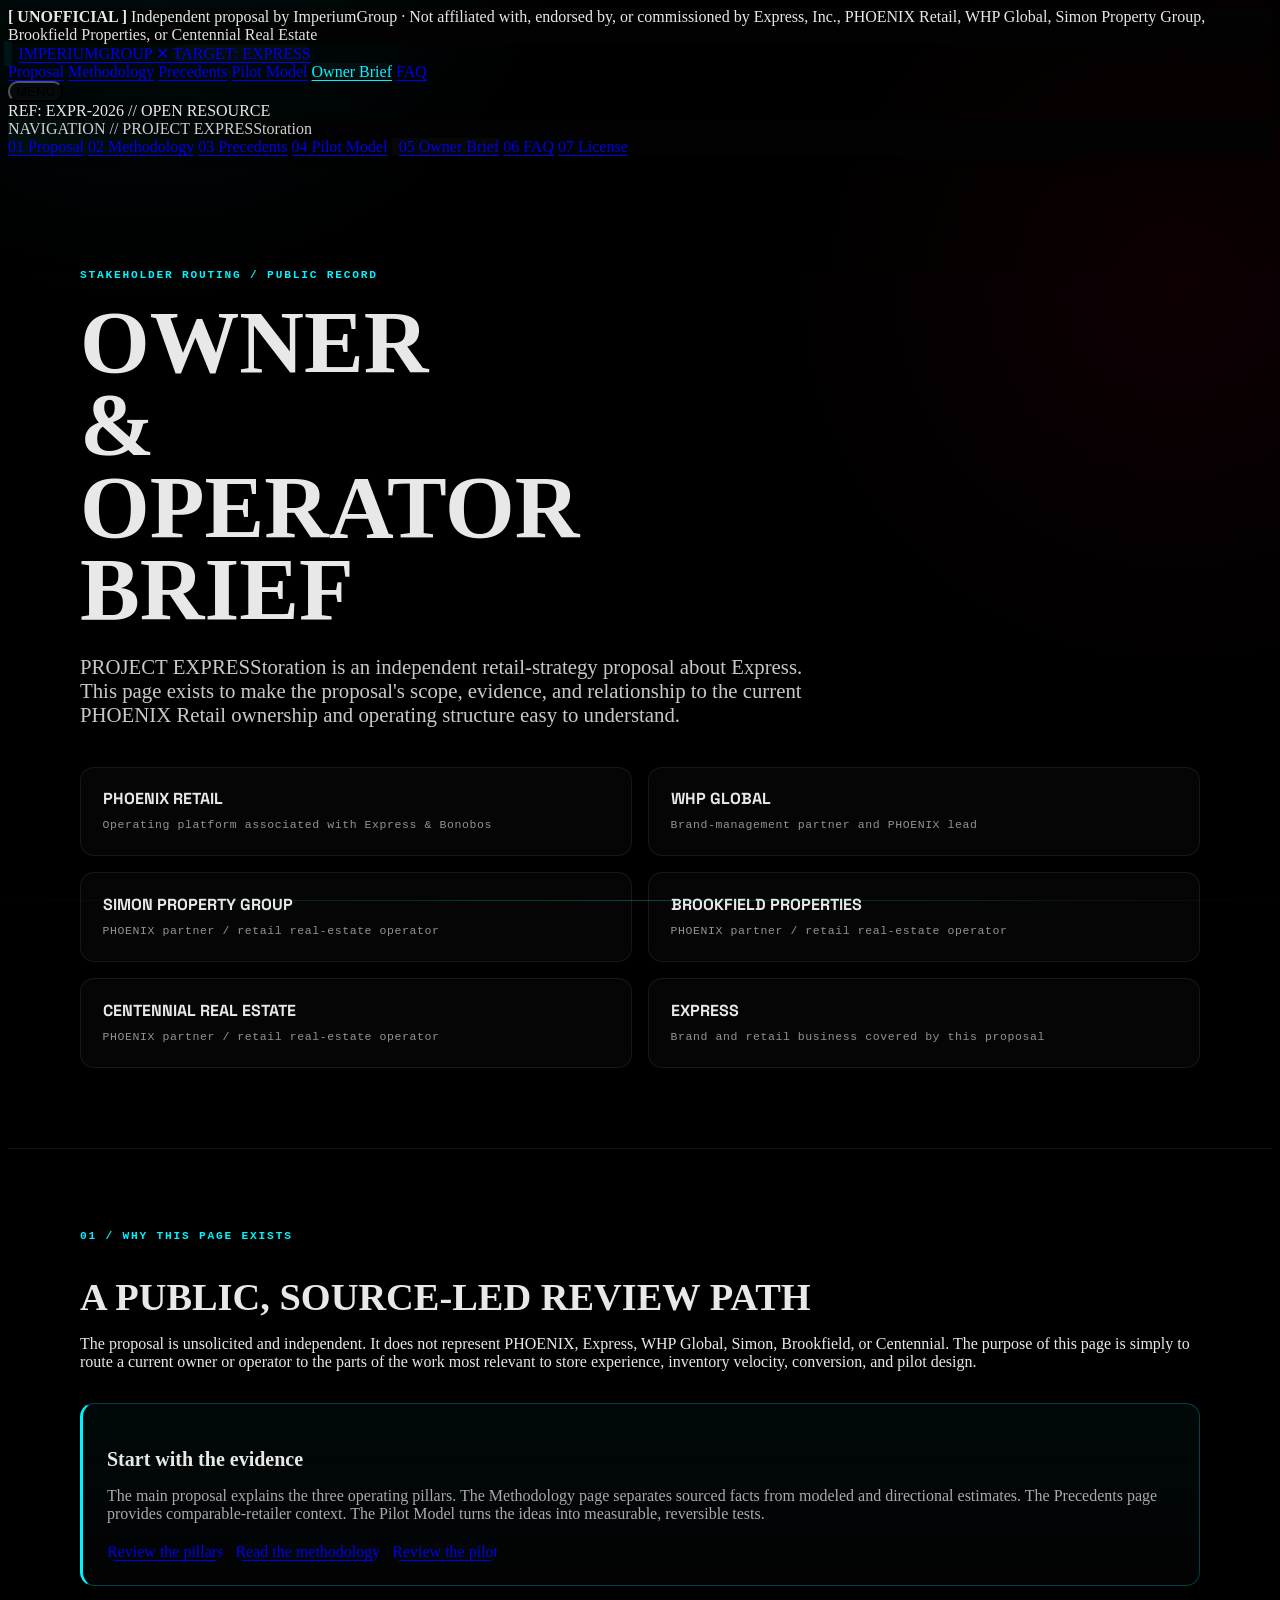
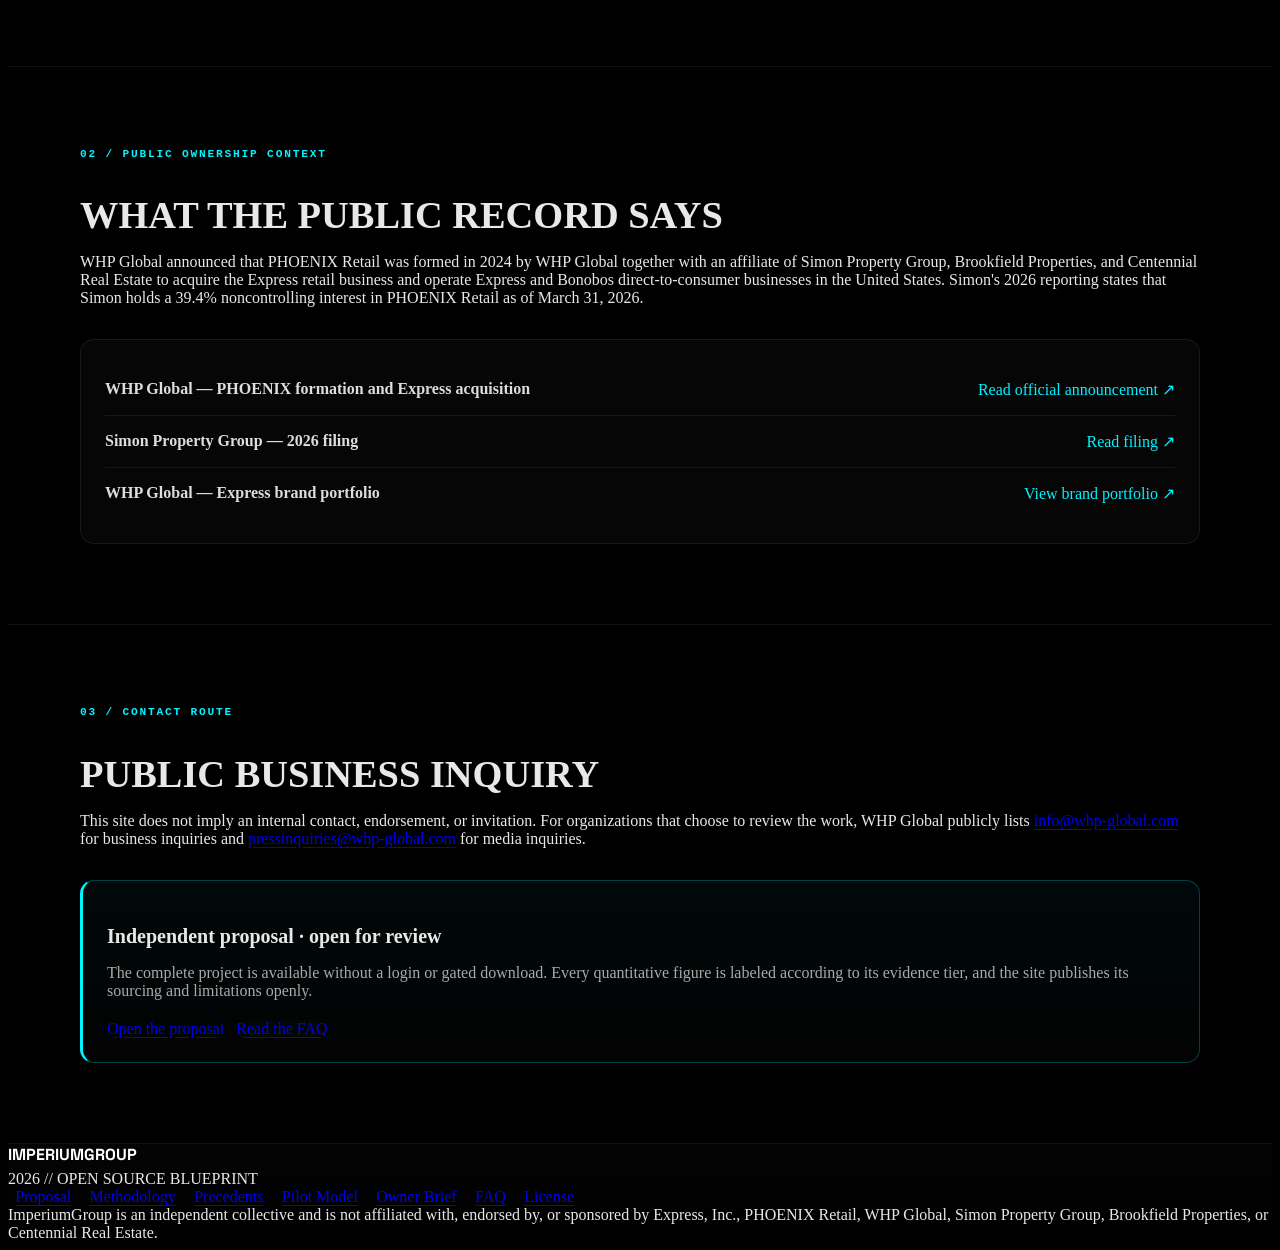
<file: owner-brief/index.html>
<!doctype html>
<html lang="en">
<head>
  <meta charset="utf-8">
  <meta name="viewport" content="width=device-width, initial-scale=1">
  <meta name="theme-color" content="#000000">
  <meta name="description" content="Owner and operator briefing for PROJECT EXPRESStoration: an independent retail strategy proposal for Express and the PHOENIX Retail operating platform.">
  <meta name="author" content="ImperiumGroupGlobal">
  <meta name="robots" content="index, follow, max-image-preview:large, max-snippet:-1, max-video-preview:-1">
  <link rel="canonical" href="https://project-expresstoration.pages.dev/owner-brief/">
  <link rel="alternate" type="text/plain" href="/llms.txt" title="Machine-readable site guide">
  <meta property="og:type" content="article">
  <meta property="og:site_name" content="PROJECT EXPRESStoration">
  <meta property="og:title" content="Owner & Operator Brief | PROJECT EXPRESStoration">
  <meta property="og:description" content="A concise, source-led briefing for the organizations operating and owning the Express retail business through PHOENIX Retail.">
  <meta property="og:url" content="https://project-expresstoration.pages.dev/owner-brief/">
  <meta name="twitter:card" content="summary">
  <meta name="twitter:title" content="Owner / Operator Brief | PROJECT EXPRESStoration">
  <meta name="twitter:description" content="Independent retail strategy proposal for Express and the PHOENIX Retail operating platform.">
  <meta http-equiv="X-UA-Compatible" content="IE=edge">
  <title>Owner &amp; Operator Brief | PROJECT EXPRESStoration</title>
  <link rel="preconnect" href="https://fonts.googleapis.com">
  <link rel="preconnect" href="https://fonts.gstatic.com" crossorigin>
  <link href="https://fonts.googleapis.com/css2?family=Inter:wght@300;400;500;600&family=Space+Grotesk:wght@400;500;700&display=swap" rel="stylesheet">
  <script type="application/ld+json">
  {
    "@context":"https://schema.org",
    "@graph":[
      {
        "@type":"WebPage",
        "@id":"https://project-expresstoration.pages.dev/owner-brief/#webpage",
        "url":"https://project-expresstoration.pages.dev/owner-brief/",
        "name":"Owner / Operator Brief | PROJECT EXPRESStoration",
        "description":"Source-led context for the organizations operating and owning the Express retail business through PHOENIX Retail.",
        "isPartOf":{"@id":"https://project-expresstoration.pages.dev/#website"},
        "about":[
          {"@type":"Organization","name":"PHOENIX Retail","url":"https://www.whp-global.com/"},
          {"@type":"Organization","name":"WHP Global","url":"https://www.whp-global.com/"},
          {"@type":"Organization","name":"Simon Property Group","url":"https://www.simon.com/"},
          {"@type":"Organization","name":"Brookfield Properties","url":"https://www.brookfieldproperties.com/"},
          {"@type":"Organization","name":"Centennial Real Estate","url":"https://www.centennialrec.com/"}
        ],
        "mainEntity":{"@id":"https://project-expresstoration.pages.dev/#website"}
      },
      {
        "@type":"WebSite",
        "@id":"https://project-expresstoration.pages.dev/#website",
        "url":"https://project-expresstoration.pages.dev/",
        "name":"PROJECT EXPRESStoration",
        "description":"Independent, open-source retail turnaround proposal for Express.",
        "inLanguage":"en"
      }
    ]
  }
  </script>
  <style data-owner-operator-inline="true">
/* PROJECT EXPRESStoration shared UI system
   Visual layer only: page content and existing behavior remain authoritative.
*/
:root {
  --surface-0: #000;
  --surface-1: #050505;
  --surface-2: #0a0a0a;
  --surface-3: #101010;
  --line-soft: rgba(255,255,255,.07);
  --line: rgba(255,255,255,.12);
  --text-strong: #fff;
  --text: #e8e8e8;
  --text-muted: #929292;
  --text-dim: #5f5f5f;
  --cyan: #00f3ff;
  --cyan-soft: rgba(0,243,255,.12);
  --red: #ff003c;
  --red-soft: rgba(255,0,60,.12);
  --shadow-xl: 0 28px 90px rgba(0,0,0,.5);
  --radius-sm: 10px;
  --radius-md: 14px;
  --ease: cubic-bezier(.2,.7,.2,1);
}

html {
  scroll-padding-top: 88px;
}

body {
  min-width: 320px;
  background:
    radial-gradient(circle at 12% -5%, rgba(0,243,255,.07), transparent 28rem),
    radial-gradient(circle at 92% 10%, rgba(255,0,60,.055), transparent 26rem),
    #000;
  color: var(--text);
}

body::before {
  content: "";
  position: fixed;
  inset: 0;
  pointer-events: none;
  z-index: -1;
  background:
    linear-gradient(90deg, transparent 49.96%, rgba(255,255,255,.018) 50%, transparent 50.04%);
  background-size: 80px 80px;
  opacity: .45;
}

::selection {
  background: var(--cyan);
  color: #000;
}

a {
  text-underline-offset: .2em;
}

.skip-link {
  position: fixed;
  top: .75rem;
  left: .75rem;
  z-index: 2000;
  padding: .75rem 1rem;
  border: 1px solid var(--cyan);
  background: #000;
  color: #fff;
  text-decoration: none;
  font: 700 .72rem/1 'Courier New', monospace;
  letter-spacing: .08em;
  text-transform: uppercase;
  transform: translateY(-150%);
  transition: transform .2s var(--ease);
}

.skip-link:focus {
  transform: translateY(0);
}

nav {
  isolation: isolate;
  box-shadow: 0 10px 36px rgba(0,0,0,.22);
}

nav::after {
  content: "";
  position: absolute;
  left: 0;
  right: 0;
  bottom: -1px;
  height: 1px;
  background: linear-gradient(90deg, transparent, rgba(0,243,255,.35), transparent);
  opacity: .75;
  pointer-events: none;
}

.brand-lockup {
  position: relative;
}

.brand-lockup::before {
  content: "";
  width: 7px;
  height: 7px;
  border-radius: 50%;
  margin-right: .65rem;
  background: var(--cyan);
  box-shadow: 0 0 0 4px rgba(0,243,255,.06), 0 0 16px rgba(0,243,255,.28);
  flex: 0 0 auto;
}

.brand-lockup .target-name {
  border-radius: var(--radius-sm);
  background: rgba(255,255,255,.018);
  transition: border-color .2s var(--ease), background .2s var(--ease), color .2s var(--ease);
}

.nav-links a {
  border-radius: 6px;
  transition: color .2s var(--ease), background .2s var(--ease);
}

.nav-links a:hover,
.nav-links a:focus-visible,
.nav-links a.current {
  color: #fff;
  background: rgba(255,255,255,.035);
}

.nav-links a.current {
  color: var(--cyan);
}

.independence-strip {
  backdrop-filter: blur(14px);
  background: rgba(4,4,4,.86);
}

.hero {
  overflow: hidden;
  isolation: isolate;
  background:
    radial-gradient(circle at 82% 24%, rgba(0,243,255,.10), transparent 26rem),
    radial-gradient(circle at 16% 74%, rgba(255,0,60,.08), transparent 24rem),
    linear-gradient(135deg, #000 0%, #070707 46%, #030303 100%) !important;
}

.hero::before {
  content: "";
  position: absolute;
  inset: 8% -10% auto auto;
  width: min(52vw, 760px);
  aspect-ratio: 1;
  border: 1px solid rgba(0,243,255,.1);
  border-radius: 50%;
  box-shadow:
    0 0 0 28px rgba(0,243,255,.015),
    0 0 0 64px rgba(0,243,255,.01);
  transform: rotate(-12deg);
  pointer-events: none;
}

.hero::after {
  content: "FIELD NOTE 01  /  OPEN REVIEW";
  position: absolute;
  right: 4rem;
  bottom: 2rem;
  color: rgba(255,255,255,.2);
  font: 700 .65rem/1 'Courier New', monospace;
  letter-spacing: .16em;
  white-space: nowrap;
  pointer-events: none;
}

.hero > div {
  position: relative;
  z-index: 1;
}

.hero h1 {
  max-width: 11ch;
  text-shadow: 0 18px 55px rgba(0,0,0,.35);
}

.hero h1 .target {
  -webkit-text-stroke-color: rgba(255,255,255,.82);
}

.hero p {
  color: #d6d6d6;
  max-width: 760px;
}

.hero-actions {
  gap: .75rem;
}

.neon-btn,
.cta-inline {
  position: relative;
  overflow: hidden;
  border-radius: var(--radius-sm);
  transition:
    color .2s var(--ease),
    background-color .2s var(--ease),
    border-color .2s var(--ease),
    box-shadow .2s var(--ease),
    transform .2s var(--ease);
}

.neon-btn::before,
.cta-inline::before {
  content: "";
  position: absolute;
  inset: 0;
  background: linear-gradient(100deg, transparent 0%, rgba(255,255,255,.09) 45%, transparent 70%);
  transform: translateX(-120%);
  transition: transform .5s var(--ease);
  pointer-events: none;
}

.neon-btn:hover::before,
.neon-btn:focus-visible::before,
.cta-inline:hover::before,
.cta-inline:focus-visible::before {
  transform: translateX(120%);
}

.neon-btn:hover,
.neon-btn:focus-visible,
.cta-inline:hover,
.cta-inline:focus-visible {
  box-shadow: 0 14px 38px rgba(0,0,0,.32);
}

.neon-btn.ghost,
.cta-inline.ghost {
  background: rgba(255,255,255,.015);
  backdrop-filter: blur(12px);
}

.terminal-dashboard {
  border-radius: var(--radius-md);
  border-color: var(--line);
  background:
    linear-gradient(180deg, rgba(255,255,255,.025), rgba(255,255,255,.012)),
    rgba(5,5,5,.78);
  box-shadow: var(--shadow-xl);
}

.terminal-dashboard::before {
  content: "SYSTEM READOUT";
  display: block;
  margin-bottom: 1.6rem;
  color: #4d4d4d;
  font: 700 .62rem/1 'Courier New', monospace;
  letter-spacing: .18em;
}

.terminal-row div {
  border-left-color: rgba(255,255,255,.09);
}

.section-container,
.metric-card,
.data-readout,
.velvet-rope-module,
.faq-item,
.tier-card,
.phase-block,
.rollback-card,
.stat-box,
.translation-box {
  border-radius: var(--radius-md);
}

.section-container {
  position: relative;
}

.section-container::before {
  content: "";
  position: absolute;
  top: 0;
  left: clamp(1.5rem, 4vw, 4rem);
  width: 44px;
  height: 1px;
  background: linear-gradient(90deg, var(--cyan), transparent);
  opacity: .5;
}

.section-heading h2,
.page-hero h1 {
  letter-spacing: -.035em;
}

.section-heading p,
.page-hero p {
  color: #a6a6a6;
}

.metric-card,
.faq-item,
.tier-card,
.phase-block,
.rollback-card,
.stat-box {
  background:
    linear-gradient(180deg, rgba(255,255,255,.028), rgba(255,255,255,.012)),
    rgba(7,7,7,.78);
  border-color: var(--line-soft);
  box-shadow: 0 12px 34px rgba(0,0,0,.16);
}

.metric-card:hover,
.faq-item:hover,
.tier-card:hover,
.phase-block:hover,
.rollback-card:hover,
.stat-box:hover {
  border-color: rgba(255,255,255,.16);
  box-shadow: 0 18px 50px rgba(0,0,0,.24);
}

.metric-card h3,
.chapter-body h3,
.case-study h3 {
  letter-spacing: -.018em;
}

.metric-card p,
.chapter-body p,
.case-study p {
  color: #b0b0b0;
}

.data-readout,
.translation-box {
  background:
    linear-gradient(180deg, rgba(255,255,255,.024), rgba(255,255,255,.008)),
    #060606;
  box-shadow: inset 0 1px 0 rgba(255,255,255,.025);
}

.data-readout {
  border-left-width: 3px;
  border-left-color: var(--cyan);
}

.translation-box {
  border-left-width: 3px;
}

.velvet-rope-module {
  background:
    radial-gradient(circle at 100% 0%, rgba(255,0,60,.06), transparent 22rem),
    linear-gradient(180deg, #111 0%, #050505 100%);
  box-shadow: var(--shadow-xl);
}

.status-badge {
  border-radius: 999px;
  background: rgba(0,243,255,.055);
}

.status-badge.red {
  background: rgba(255,0,60,.055);
}

.status-badge.white {
  background: rgba(255,255,255,.04);
}

.page-hero {
  position: relative;
  overflow: hidden;
  padding-top: clamp(5rem, 9vw, 8rem);
  padding-bottom: clamp(4rem, 7vw, 6rem);
}

.page-hero::after {
  content: "";
  position: absolute;
  width: 360px;
  height: 360px;
  right: -120px;
  top: 18%;
  border: 1px solid rgba(0,243,255,.08);
  border-radius: 50%;
  box-shadow: 0 0 0 34px rgba(0,243,255,.012), 0 0 0 70px rgba(0,243,255,.008);
  pointer-events: none;
}

.sources-list li {
  transition: padding-left .2s var(--ease), background .2s var(--ease);
  border-color: var(--line-soft);
}

.sources-list li:hover {
  padding-left: .75rem;
  background: rgba(255,255,255,.018);
}

.sources-list a {
  color: var(--cyan);
}

footer {
  background:
    linear-gradient(180deg, rgba(255,255,255,.015), transparent),
    #000;
}

footer .footer-links a {
  padding: .35rem .45rem;
  border-radius: 6px;
  transition: color .2s var(--ease), background .2s var(--ease);
}

footer .footer-links a:hover,
footer .footer-links a:focus-visible {
  background: rgba(255,255,255,.035);
}

.legal-safe-harbor {
  border-radius: var(--radius-md);
  background:
    linear-gradient(180deg, rgba(255,255,255,.02), rgba(255,255,255,.008)),
    #070707;
}

.mobile-nav-toggle {
  border-radius: var(--radius-sm);
  background: rgba(255,255,255,.02);
  backdrop-filter: blur(12px);
  transition: border-color .2s var(--ease), color .2s var(--ease), background .2s var(--ease);
}

.mobile-nav-toggle:hover,
.mobile-nav-toggle:focus-visible {
  background: rgba(0,243,255,.035);
}

.mobile-menu {
  background:
    radial-gradient(circle at 0 0, rgba(0,243,255,.06), transparent 18rem),
    rgba(4,4,4,.98);
  box-shadow: -30px 0 100px rgba(0,0,0,.55);
}

.mobile-menu a {
  transition: color .2s var(--ease), padding-left .2s var(--ease), background .2s var(--ease);
}

.mobile-menu a:hover,
.mobile-menu a:focus-visible,
.mobile-menu a.current {
  padding-left: .45rem;
  background: rgba(255,255,255,.018);
}

.scroll-progress {
  height: 2px;
  box-shadow: 0 0 16px rgba(0,243,255,.42);
}

@media (min-width: 1200px) {
  .hero {
    min-height: 88vh;
  }

  .hero h1 {
    font-size: clamp(5rem, 8.5vw, 9rem);
  }

  .section-container {
    padding-left: clamp(4rem, 6vw, 7rem);
    padding-right: clamp(4rem, 6vw, 7rem);
  }
}

@media (max-width: 1024px) {
  .hero::after {
    right: 1.5rem;
    bottom: 1rem;
  }

  .page-hero::after {
    right: -170px;
  }

  .section-container::before {
    left: 2rem;
  }
}

@media (max-width: 640px) {
  body::before {
    background-size: 56px 56px;
    opacity: .3;
  }

  .brand-lockup::before {
    width: 6px;
    height: 6px;
    margin-right: .45rem;
  }

  .hero {
    min-height: auto;
    padding-top: 4.75rem;
    padding-bottom: 4.5rem;
  }

  .hero h1 {
    max-width: 100%;
    font-size: clamp(3.2rem, 16vw, 5.4rem);
  }

  .hero::before {
    width: 110vw;
    right: -54vw;
    top: 11%;
  }

  .hero::after {
    display: none;
  }

  .terminal-dashboard {
    padding: 1.35rem;
  }

  .section-container {
    padding-left: 1.25rem !important;
    padding-right: 1.25rem !important;
  }

  .section-container::before {
    left: 1.25rem;
  }

  .metric-card,
  .faq-item,
  .stat-box {
    border-radius: 12px;
  }

  .metric-card,
  .data-readout,
  .translation-box,
  .velvet-rope-module {
    box-shadow: none;
  }

  .neon-btn,
  .cta-inline {
    width: 100%;
    margin-left: 0 !important;
    margin-right: 0 !important;
    text-align: center;
  }

  .hero-actions {
    align-items: stretch;
  }

  .page-hero::after {
    width: 240px;
    height: 240px;
    right: -130px;
  }
}

@media (prefers-reduced-motion: reduce) {
  *,
  *::before,
  *::after {
    scroll-behavior: auto !important;
    animation-duration: .001ms !important;
    animation-iteration-count: 1 !important;
    transition-duration: .001ms !important;
  }
}

/* Stakeholder brief */
.brief-wrap{max-width:1120px;margin:0 auto;padding:0 1.5rem}
.brief-hero{padding:7rem 0 5rem;border-bottom:1px solid var(--line-soft)}
.brief-hero h1{font-size:clamp(3rem,7vw,6.5rem);line-height:.92;max-width:9ch;margin:0 0 1.5rem}
.brief-hero p{max-width:760px;font-size:clamp(1.05rem,1.7vw,1.3rem);color:#c8c8c8}
.brief-kicker{font:700 .7rem/1.3 "Courier New",monospace;letter-spacing:.16em;color:var(--cyan);text-transform:uppercase;margin-bottom:1.15rem}
.stakeholder-grid{display:grid;grid-template-columns:repeat(2,minmax(0,1fr));gap:1rem;margin:2.5rem 0 0}
.stakeholder{border:1px solid var(--line-soft);border-radius:14px;background:rgba(255,255,255,.018);padding:1.35rem;transition:border-color .2s ease,transform .2s ease,background .2s ease}
.stakeholder:hover{border-color:rgba(0,243,255,.22);transform:translateY(-2px);background:rgba(0,243,255,.018)}
.stakeholder strong{display:block;font:700 1rem/1.25 "Space Grotesk",sans-serif;text-transform:uppercase}
.stakeholder span{display:block;color:var(--text-muted);font:.72rem/1.5 "Courier New",monospace;letter-spacing:.05em;margin-top:.45rem}
.brief-section{padding:5rem 0;border-bottom:1px solid var(--line-soft)}
.brief-section h2{font-size:clamp(1.8rem,3vw,2.8rem);margin-bottom:1rem}
.brief-section>p{max-width:800px;color:#aaa}
.source-panel{margin-top:2rem;border:1px solid var(--line-soft);border-radius:14px;background:#060606;padding:1.5rem}
.source-panel a{color:var(--cyan);text-decoration:none}
.source-panel a:hover,.source-panel a:focus-visible{text-decoration:underline}
.source-row{display:flex;justify-content:space-between;gap:1.5rem;padding:1rem 0;border-bottom:1px solid #171717;flex-wrap:wrap}
.source-row:last-child{border-bottom:0}
.source-name{color:#ddd;font-weight:600}
.review-box{margin-top:2rem;border:1px solid rgba(0,243,255,.25);border-left:3px solid var(--cyan);border-radius:14px;background:linear-gradient(180deg,rgba(0,243,255,.035),rgba(255,255,255,.01));padding:1.5rem}
.review-box h3{font-size:1.25rem;margin-bottom:.75rem}
.review-box p{color:#aaa}
.review-links{display:flex;gap:.75rem;flex-wrap:wrap;margin-top:1.25rem}
.review-links .cta-inline{margin-top:0;margin-right:0}
@media(max-width:1024px){.brief-hero{padding-top:5rem}.brief-wrap{padding:0 1rem}}
@media(max-width:700px){
  .stakeholder-grid{grid-template-columns:1fr}
  .review-links .cta-inline{width:100%;text-align:center}
}

  </style>
</head>
<body>
<a class="skip-link" href="#main-content">Skip to content</a>
<div class="independence-strip"><strong>[ UNOFFICIAL ]</strong> Independent proposal by ImperiumGroup · Not affiliated with, endorsed by, or commissioned by Express, Inc., PHOENIX Retail, WHP Global, Simon Property Group, Brookfield Properties, or Centennial Real Estate</div>
<nav aria-label="Primary">
  <a href="index.html" class="brand-lockup">IMPERIUMGROUP <span class="divider">✕</span> <span class="target-name">TARGET: EXPRESS</span></a>
  <div class="nav-links" aria-label="Primary navigation">
    <a href="index.html#initiatives">Proposal</a>
    <a href="methodology.html">Methodology</a>
    <a href="precedents.html">Precedents</a>
    <a href="pilot-program.html">Pilot Model</a>
    <a href="./" class="current" aria-current="page">Owner Brief</a>
    <a href="faq.html">FAQ</a>
  </div>
  <button class="mobile-nav-toggle" type="button" aria-expanded="false" aria-controls="mobile-menu" aria-label="Open navigation">MENU</button>
  <div class="terminal-header-text">REF: EXPR-2026 // OPEN RESOURCE</div>
</nav>
<div class="mobile-menu-backdrop" aria-hidden="true"></div>
<aside id="mobile-menu" class="mobile-menu" tabindex="-1" aria-label="Mobile navigation">
  <div class="menu-kicker">NAVIGATION // PROJECT EXPRESStoration</div>
  <a href="index.html"><span>01</span> Proposal</a>
  <a href="methodology.html"><span>02</span> Methodology</a>
  <a href="precedents.html"><span>03</span> Precedents</a>
  <a href="pilot-program.html"><span>04</span> Pilot Model</a>
  <a href="./" class="current"><span>05</span> Owner Brief</a>
  <a href="faq.html"><span>06</span> FAQ</a>
  <a href="license.html"><span>07</span> License</a>
</aside>

<main id="main-content">
  <header class="brief-hero">
    <div class="brief-wrap">
      <div class="brief-kicker">Stakeholder routing / public record</div>
      <h1>OWNER &<br>OPERATOR<br>BRIEF</h1>
      <p>PROJECT EXPRESStoration is an independent retail-strategy proposal about Express. This page exists to make the proposal's scope, evidence, and relationship to the current PHOENIX Retail ownership and operating structure easy to understand.</p>
      <div class="stakeholder-grid">
        <div class="stakeholder"><strong>PHOENIX RETAIL</strong><span>Operating platform associated with Express & Bonobos</span></div>
        <div class="stakeholder"><strong>WHP GLOBAL</strong><span>Brand-management partner and PHOENIX lead</span></div>
        <div class="stakeholder"><strong>SIMON PROPERTY GROUP</strong><span>PHOENIX partner / retail real-estate operator</span></div>
        <div class="stakeholder"><strong>BROOKFIELD PROPERTIES</strong><span>PHOENIX partner / retail real-estate operator</span></div>
        <div class="stakeholder"><strong>CENTENNIAL REAL ESTATE</strong><span>PHOENIX partner / retail real-estate operator</span></div>
        <div class="stakeholder"><strong>EXPRESS</strong><span>Brand and retail business covered by this proposal</span></div>
      </div>
    </div>
  </header>

  <section class="brief-section">
    <div class="brief-wrap">
      <div class="brief-kicker">01 / Why this page exists</div>
      <h2>A PUBLIC, SOURCE-LED REVIEW PATH</h2>
      <p>The proposal is unsolicited and independent. It does not represent PHOENIX, Express, WHP Global, Simon, Brookfield, or Centennial. The purpose of this page is simply to route a current owner or operator to the parts of the work most relevant to store experience, inventory velocity, conversion, and pilot design.</p>
      <div class="review-box">
        <h3>Start with the evidence</h3>
        <p>The main proposal explains the three operating pillars. The Methodology page separates sourced facts from modeled and directional estimates. The Precedents page provides comparable-retailer context. The Pilot Model turns the ideas into measurable, reversible tests.</p>
        <div class="review-links">
          <a class="cta-inline" href="index.html#initiatives">Review the pillars</a>
          <a class="cta-inline ghost" href="methodology.html">Read the methodology</a>
          <a class="cta-inline ghost" href="pilot-program.html">Review the pilot</a>
        </div>
      </div>
    </div>
  </section>

  <section class="brief-section">
    <div class="brief-wrap">
      <div class="brief-kicker">02 / Public ownership context</div>
      <h2>WHAT THE PUBLIC RECORD SAYS</h2>
      <p>WHP Global announced that PHOENIX Retail was formed in 2024 by WHP Global together with an affiliate of Simon Property Group, Brookfield Properties, and Centennial Real Estate to acquire the Express retail business and operate Express and Bonobos direct-to-consumer businesses in the United States. Simon's 2026 reporting states that Simon holds a 39.4% noncontrolling interest in PHOENIX Retail as of March 31, 2026.</p>
      <div class="source-panel">
        <div class="source-row">
          <span class="source-name">WHP Global — PHOENIX formation and Express acquisition</span>
          <a href="https://www.whp-global.com/blogs/brand-news/phoenix-new-joint-venture-led-by-whp-global-receives-court-approval-to-acquire-operations-of-express-retail-company" target="_blank" rel="noopener noreferrer">Read official announcement ↗</a>
        </div>
        <div class="source-row">
          <span class="source-name">Simon Property Group — 2026 filing</span>
          <a href="https://annualmeeting.simon.com/static-files/8f51051c-3e57-4e9b-9a8c-e5d9c109c483" target="_blank" rel="noopener noreferrer">Read filing ↗</a>
        </div>
        <div class="source-row">
          <span class="source-name">WHP Global — Express brand portfolio</span>
          <a href="https://www.whp-global.com/pages/brands" target="_blank" rel="noopener noreferrer">View brand portfolio ↗</a>
        </div>
      </div>
    </div>
  </section>

  <section class="brief-section">
    <div class="brief-wrap">
      <div class="brief-kicker">03 / Contact route</div>
      <h2>PUBLIC BUSINESS INQUIRY</h2>
      <p>This site does not imply an internal contact, endorsement, or invitation. For organizations that choose to review the work, WHP Global publicly lists <a href="mailto:info@whp-global.com">info@whp-global.com</a> for business inquiries and <a href="mailto:pressinquiries@whp-global.com">pressinquiries@whp-global.com</a> for media inquiries.</p>
      <div class="review-box">
        <h3>Independent proposal · open for review</h3>
        <p>The complete project is available without a login or gated download. Every quantitative figure is labeled according to its evidence tier, and the site publishes its sourcing and limitations openly.</p>
        <div class="review-links">
          <a class="cta-inline" href="index.html">Open the proposal</a>
          <a class="cta-inline ghost" href="faq.html#licensing">Read the FAQ</a>
        </div>
      </div>
    </div>
  </section>
</main>

<footer>
  <div class="footer-brand">
    <span style="font-family:'Space Grotesk',sans-serif;font-weight:bold;color:#fff;font-size:1rem;">IMPERIUMGROUP</span><br>
    <span style="margin-top:5px;display:inline-block;">2026 // OPEN SOURCE BLUEPRINT</span>
  </div>
  <div class="footer-links">
    <a href="index.html">Proposal</a>
    <a href="methodology.html">Methodology</a>
    <a href="precedents.html">Precedents</a>
    <a href="pilot-program.html">Pilot Model</a>
    <a href="./">Owner Brief</a>
    <a href="faq.html">FAQ</a>
    <a href="license.html">License</a>
  </div>
  <div class="footer-disclaimer">ImperiumGroup is an independent collective and is not affiliated with, endorsed by, or sponsored by Express, Inc., PHOENIX Retail, WHP Global, Simon Property Group, Brookfield Properties, or Centennial Real Estate.</div>
</footer>

<script>
(() => {
  const menu=document.querySelector('.mobile-menu');
  const backdrop=document.querySelector('.mobile-menu-backdrop');
  const toggle=document.querySelector('.mobile-nav-toggle');
  const setMenu=(open)=>{
    if(!menu||!backdrop||!toggle)return;
    menu.classList.toggle('open',open);
    backdrop.classList.toggle('open',open);
    document.body.classList.toggle('menu-open',open);
    toggle.setAttribute('aria-expanded',String(open));
    toggle.setAttribute('aria-label',open?'Close navigation':'Open navigation');
    if(open)menu.focus();
  };
  if(toggle)toggle.addEventListener('click',()=>setMenu(!menu.classList.contains('open')));
  if(backdrop)backdrop.addEventListener('click',()=>setMenu(false));
  if(menu)menu.querySelectorAll('a').forEach(a=>a.addEventListener('click',()=>setMenu(false)));
  document.addEventListener('keydown',e=>{if(e.key==='Escape')setMenu(false)});
})();
</script>
</body>
</html>
</file>
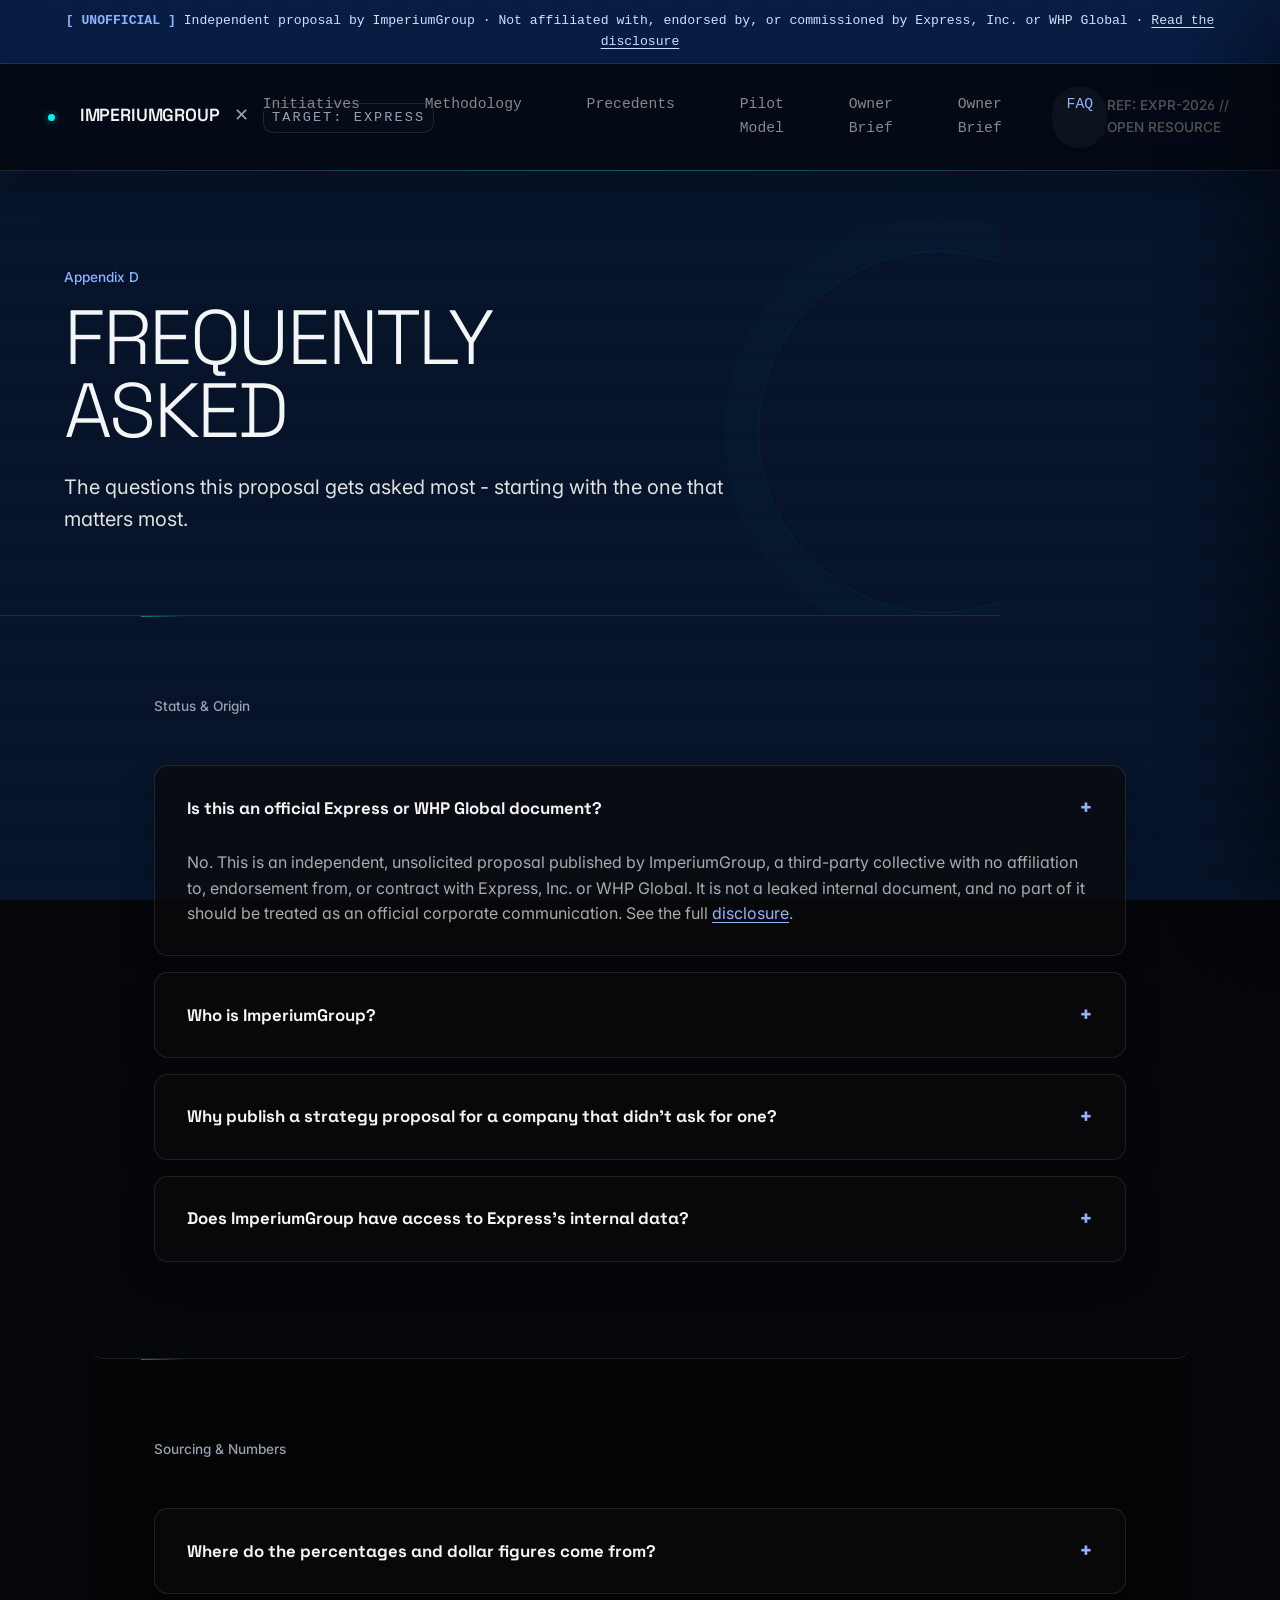
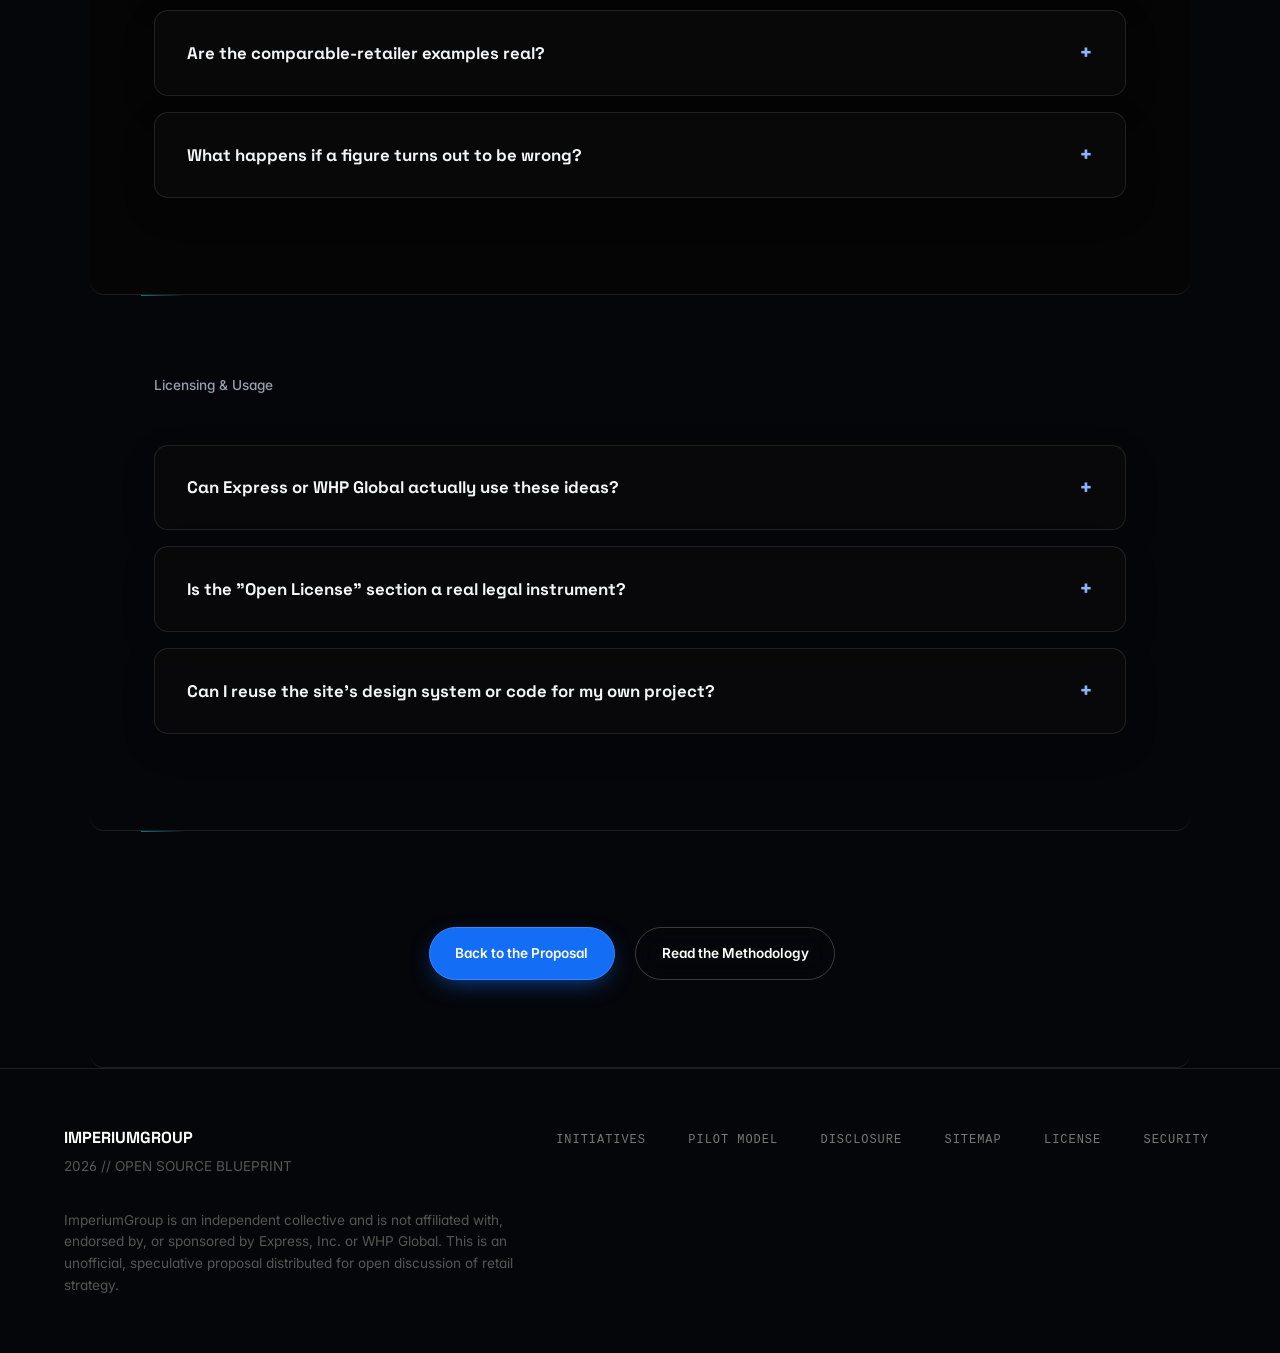
<file: faq.html>
<!DOCTYPE html>
<html lang="en">
<head>
    <meta charset="UTF-8">
    <meta name="msvalidate.01" content="10618B6CCC5487026C05ADA413F68269" />
    <meta name="viewport" content="width=device-width, initial-scale=1.0">

    <meta name="theme-color" content="#000000">
    <meta name="application-name" content="PROJECT EXPRESStoration">
    <meta property="og:site_name" content="PROJECT EXPRESStoration">
    <meta property="og:url" content="https://project-expresstoration.pages.dev/faq.html">
    <meta name="twitter:card" content="summary">
    <meta name="twitter:title" content="FAQ | PROJECT EXPRESStoration">
    <meta name="twitter:description" content="Answers about PROJECT EXPRESStoration's independent status, sourcing, licensing, methodology, and intended use.">
    <link rel="alternate" type="text/plain" href="/llms.txt" title="Machine-readable site guide">

    <meta name="description" content="Is PROJECT EXPRESStoration official? Who is ImperiumGroup? Can Express use these ideas? Answers to the most common questions.">
    <meta name="keywords" content="ImperiumGroup FAQ, Express turnaround proposal questions, is this official, independent retail strategy, open source proposal licensing">
    <meta name="author" content="ImperiumGroupGlobal">
    <meta name="robots" content="index, follow">
    <link rel="canonical" href="https://project-expresstoration.pages.dev/faq.html">

    <title>FAQ | ImperiumGroup</title>

        <link rel="stylesheet" href="assets/site-system.css">
<meta property="og:type" content="article">
    <meta property="og:title" content="FAQ | ImperiumGroup">
    <meta property="og:description" content="Is this official? Who is ImperiumGroup? Can Express use these ideas? Answers to the most common questions about PROJECT EXPRESStoration.">

    <link rel="preconnect" href="https://fonts.googleapis.com">
    <link rel="preconnect" href="https://fonts.gstatic.com" crossorigin>
    <link href="https://fonts.googleapis.com/css2?family=Inter:wght@300;400;500;600&family=Space+Grotesk:wght@300;400;500;700&display=swap" rel="stylesheet">

    <!-- FAQPage schema - genuine SERP rich-result eligibility -->
    <script type="application/ld+json">
    {
      "@context": "https://schema.org",
      "@type": "FAQPage",
      "mainEntity": [
        {
          "@type": "Question",
          "name": "Is PROJECT EXPRESStoration an official Express or WHP Global document?",
          "acceptedAnswer": { "@type": "Answer", "text": "No. This is an independent, unsolicited proposal published by ImperiumGroup, a third-party collective with no affiliation to, endorsement from, or contract with Express, Inc. or WHP Global. It is not a leaked internal document." }
        },
        {
          "@type": "Question",
          "name": "Who is ImperiumGroup?",
          "acceptedAnswer": { "@type": "Answer", "text": "ImperiumGroup is a pseudonymous collective of retail strategists and designers. The collective operates without public employee bios, letting the published work stand as the primary evidence of its capability." }
        },
        {
          "@type": "Question",
          "name": "Can Express or WHP Global use these ideas?",
          "acceptedAnswer": { "@type": "Answer", "text": "Yes. Everything in this proposal is published under a Creative Commons Attribution 4.0 license, meaning anyone, including Express or WHP Global, may use, adapt, or ignore any part of it, with or without credit, at no cost." }
        },
        {
          "@type": "Question",
          "name": "Where do the financial estimates in this proposal come from?",
          "acceptedAnswer": { "@type": "Answer", "text": "Every figure is tagged by confidence tier, SOURCED, MODELED, or DIRECTIONAL, and logged in a full figure ledger on the Methodology page. Sourced figures link to named public references; modeled and directional figures are clearly labeled as estimates, not internal company data." }
        },
        {
          "@type": "Question",
          "name": "Why publish a retail strategy proposal for a company that didn't ask for it?",
          "acceptedAnswer": { "@type": "Answer", "text": "As a demonstration of retail strategy and store-design thinking, built and released the way a real capital-allocation proposal would be. Publishing openly, rather than pitching privately, is a deliberate choice, consistent with the collective's open-source approach." }
        },
        {
          "@type": "Question",
          "name": "Does ImperiumGroup have access to Express's internal data?",
          "acceptedAnswer": { "@type": "Answer", "text": "No. Nothing in this proposal is derived from Express's or WHP Global's actual internal financials, real estate data, or operational reporting. All estimates are built from public sources and general industry benchmarks." }
        }
      ]
    }
    </script>

    <style>
        :root {
            --bg: #000000; --fg: #ffffff; --muted: #888888; --border: #222222;
            --neon-red: #ff003c; --neon-cyan: #00f3ff; --grid: rgba(255, 255, 255, 0.04);
        }
        * { margin: 0; padding: 0; box-sizing: border-box; }
        html { scroll-behavior: smooth; }
        body {
            background-color: var(--bg); color: var(--fg);
            font-family: 'Inter', -apple-system, sans-serif; line-height: 1.6;
            -webkit-font-smoothing: antialiased; overflow-x: hidden;
            background-image: linear-gradient(var(--grid) 1px, transparent 1px), linear-gradient(90deg, var(--grid) 1px, transparent 1px);
            background-size: 40px 40px;
        }
        a { color: inherit; }
        :focus-visible { outline: 2px solid var(--neon-cyan); outline-offset: 3px; }
        h1, h2, h3, h4 { font-family: 'Space Grotesk', sans-serif; text-transform: uppercase; letter-spacing: -0.02em; }
        @media (prefers-reduced-motion: reduce) { html { scroll-behavior: auto; } }

        .mono-label {
            font-family: 'Courier New', Courier, monospace; font-size: 0.75rem; letter-spacing: 0.15em;
            color: var(--muted); text-transform: uppercase; display: block; margin-bottom: 0.75rem;
        }

        .independence-strip {
            width: 100%; background: #050505; border-bottom: 1px solid var(--border);
            padding: 0.65rem 3rem; text-align: center; font-family: 'Courier New', monospace;
            font-size: 0.72rem; letter-spacing: 0.08em; color: #999; position: relative; z-index: 101;
        }
        .independence-strip strong { color: var(--neon-cyan); font-weight: 700; }

        nav {
            position: sticky; top: 0; width: 100%; padding: 1.4rem 3rem; display: flex;
            justify-content: space-between; align-items: center; z-index: 100;
            background: rgba(0, 0, 0, 0.85); backdrop-filter: blur(12px); border-bottom: 1px solid var(--border);
        }
        .brand-lockup {
            display: flex; align-items: baseline; gap: 0.9rem; font-family: 'Space Grotesk', sans-serif;
            font-weight: 700; font-size: 1.1rem; letter-spacing: 0.08em; text-decoration: none;
        }
        .brand-lockup .divider { color: #333; font-weight: 300; }
        .brand-lockup .target-name {
            font-family: 'Courier New', monospace; font-size: 0.85rem; font-weight: 400;
            letter-spacing: 0.15em; color: var(--muted); border: 1px solid var(--border); padding: 3px 8px;
        }
        .nav-links {
            display: flex; gap: 2.25rem; font-family: 'Courier New', monospace;
            font-size: 0.75rem; letter-spacing: 0.1em; text-transform: uppercase;
        }
        .nav-links a { text-decoration: none; color: #888; transition: color 0.2s ease; }
        .nav-links a:hover, .nav-links a:focus-visible { color: var(--fg); }
        .nav-links a.current { color: var(--neon-cyan); }
        .terminal-header-text { font-family: 'Courier New', monospace; font-size: 0.75rem; color: #555; letter-spacing: 0.05em; }

        .page-hero { padding: 6rem 4rem 5rem 4rem; border-bottom: 1px solid var(--border); max-width: 1000px; }
        .page-hero h1 { font-size: clamp(2.6rem, 6vw, 5rem); line-height: 0.95; margin-bottom: 1.5rem; }
        .page-hero p { font-size: clamp(1.05rem, 1.6vw, 1.25rem); color: #E0E0E0; max-width: 700px; }

        .section-container { padding: 5rem 4rem; border-bottom: 1px solid var(--border); max-width: 1100px; margin: 0 auto; }
        .section-heading { margin-bottom: 3rem; max-width: 750px; }
        .section-heading h2 { font-size: clamp(1.7rem, 2.6vw, 2.2rem); margin-bottom: 1.25rem; }
        .section-heading p { color: var(--muted); font-size: 1.02rem; }

        /* FAQ accordion - native <details>, no JS required */
        .faq-list { list-style: none; }
        .faq-item {
            border: 1px solid var(--border); background: rgba(10,10,10,0.7);
            margin-bottom: 1rem; transition: border-color 0.2s ease;
        }
        .faq-item[open] { border-color: var(--neon-cyan); }
        .faq-item summary {
            cursor: pointer; padding: 1.5rem 2rem; font-family: 'Space Grotesk', sans-serif;
            font-size: 1.05rem; text-transform: none; letter-spacing: 0; font-weight: 700;
            display: flex; justify-content: space-between; align-items: center; gap: 1rem;
            list-style: none;
        }
        .faq-item summary::-webkit-details-marker { display: none; }
        .faq-item summary::after {
            content: '+'; font-family: 'Space Grotesk', sans-serif; font-size: 1.4rem; color: var(--neon-cyan);
            flex-shrink: 0; transition: transform 0.2s ease;
        }
        .faq-item[open] summary::after { content: '–'; }
        .faq-item .faq-answer { padding: 0 2rem 1.75rem 2rem; color: #aaa; font-size: 1rem; }
        .faq-item .faq-answer a { color: var(--neon-cyan); text-decoration: underline; }

        .faq-group-label { margin: 3rem 0 1.25rem 0; }
        .faq-group-label:first-child { margin-top: 0; }

        .cta-inline {
            display: inline-block; padding: 0.9rem 2rem; background: transparent; color: var(--neon-cyan);
            border: 1px solid var(--neon-cyan); font-family: 'Space Grotesk', sans-serif; font-weight: 700;
            font-size: 0.85rem; text-transform: uppercase; letter-spacing: 0.1em; text-decoration: none;
            transition: all 0.3s ease; margin-top: 1rem; margin-right: 1rem;
        }
        .cta-inline:hover, .cta-inline:focus-visible { background: var(--neon-cyan); color: #000; }
        .cta-inline.ghost { color: var(--fg); border-color: #444; }
        .cta-inline.ghost:hover, .cta-inline.ghost:focus-visible { background: var(--fg); color: #000; }

        footer {
            padding: 3.5rem 4rem; border-top: 1px solid var(--border); display: flex;
            justify-content: space-between; align-items: flex-start; font-size: 0.85rem;
            color: #555; background: var(--bg); gap: 2rem; flex-wrap: wrap;
        }
        footer .footer-links { display: flex; gap: 1.75rem; font-family: 'Courier New', monospace; font-size: 0.75rem; letter-spacing: 0.08em; text-transform: uppercase; }
        footer .footer-links a { text-decoration: none; color: #777; }
        footer .footer-links a:hover, footer .footer-links a:focus-visible { color: var(--fg); }
        footer .footer-disclaimer { max-width: 500px; }

        @media (max-width: 1024px) {
            .page-hero { padding: 4rem 2rem 3rem 2rem; }
            .section-container { padding: 4rem 2rem; }
            nav { padding: 1.1rem 1.5rem; }
            .nav-links { display: none; }
            .terminal-header-text { display: none; }
            .faq-item summary { padding: 1.25rem 1.5rem; font-size: 0.98rem; }
            .faq-item .faq-answer { padding: 0 1.5rem 1.5rem 1.5rem; }
            footer { flex-direction: column; gap: 1.75rem; padding: 3rem 2rem; text-align: left; }
        }

        /* 2026 site-system upgrade */
                ::selection { background: var(--neon-cyan); color: #000; }
                ::-webkit-scrollbar { width: 10px; }
                ::-webkit-scrollbar-track { background: #050505; }
                ::-webkit-scrollbar-thumb { background: #333; border-radius: 20px; }
                ::-webkit-scrollbar-thumb:hover { background: #555; }
        
                body { text-rendering: optimizeLegibility; }
                img, iframe { max-width: 100%; }
                button, a { -webkit-tap-highlight-color: transparent; }
        
                .scroll-progress {
                    position: fixed;
                    inset: 0 0 auto 0;
                    width: 0;
                    height: 2px;
                    background: var(--neon-cyan);
                    box-shadow: 0 0 14px rgba(0,243,255,.7);
                    z-index: 1000;
                    transform-origin: left center;
                    pointer-events: none;
                }
        
                nav {
                    transition: background .25s ease, border-color .25s ease, padding .25s ease;
                }
                nav.scrolled {
                    background: rgba(0,0,0,.94);
                    border-bottom-color: #303030;
                    padding-top: 1rem;
                    padding-bottom: 1rem;
                }
        
                .brand-lockup {
                    min-width: 0;
                    white-space: nowrap;
                }
                .brand-lockup:hover .target-name,
                .brand-lockup:focus-visible .target-name {
                    border-color: #444;
                    color: #fff;
                }
        
                .nav-links a {
                    position: relative;
                    padding: .4rem 0;
                }
                .nav-links a::after {
                    content: "";
                    position: absolute;
                    left: 0;
                    right: 100%;
                    bottom: 0;
                    height: 1px;
                    background: var(--neon-cyan);
                    transition: right .2s ease;
                }
                .nav-links a:hover::after,
                .nav-links a:focus-visible::after,
                .nav-links a.current::after { right: 0; }
        
                .mobile-nav-toggle {
                    display: none;
                    border: 1px solid var(--border);
                    background: #080808;
                    color: #fff;
                    width: 44px;
                    height: 44px;
                    padding: 0;
                    cursor: pointer;
                    font: 700 .72rem/1 monospace;
                    letter-spacing: .08em;
                    text-transform: uppercase;
                }
                .mobile-nav-toggle:hover,
                .mobile-nav-toggle:focus-visible {
                    border-color: var(--neon-cyan);
                    color: var(--neon-cyan);
                }
        
                .mobile-menu {
                    position: fixed;
                    top: 0;
                    right: 0;
                    width: min(88vw, 360px);
                    height: 100dvh;
                    padding: 92px 1.25rem 2rem;
                    background: rgba(4,4,4,.98);
                    border-left: 1px solid #222;
                    transform: translateX(100%);
                    transition: transform .25s ease;
                    z-index: 999;
                    box-shadow: -30px 0 80px rgba(0,0,0,.45);
                    overflow-y: auto;
                }
                .mobile-menu.open { transform: translateX(0); }
                .mobile-menu-backdrop {
                    position: fixed;
                    inset: 0;
                    background: rgba(0,0,0,.56);
                    opacity: 0;
                    pointer-events: none;
                    transition: opacity .25s ease;
                    z-index: 998;
                }
                .mobile-menu-backdrop.open {
                    opacity: 1;
                    pointer-events: auto;
                }
                .mobile-menu .menu-kicker {
                    color: var(--neon-cyan);
                    font: 700 .68rem/1.4 monospace;
                    letter-spacing: .14em;
                    margin-bottom: 1rem;
                }
                .mobile-menu a {
                    display: flex;
                    align-items: center;
                    justify-content: space-between;
                    gap: 1rem;
                    padding: 1rem 0;
                    color: #aaa;
                    text-decoration: none;
                    border-bottom: 1px solid #171717;
                    font: 700 1rem/1.2 'Space Grotesk', sans-serif;
                    text-transform: uppercase;
                }
                .mobile-menu a:hover,
                .mobile-menu a:focus-visible,
                .mobile-menu a.current {
                    color: #fff;
                }
                .mobile-menu a span {
                    color: #444;
                    font: .72rem monospace;
                }
                body.menu-open { overflow: hidden; }
        
                .page-shell {
                    width: min(1440px, calc(100% - 2rem));
                    margin: 0 auto;
                }
        
                .section-container,
                .terminal-dashboard,
                .metric-card,
                .data-readout,
                .velvet-rope-module,
                .faq-item,
                .tier-card,
                .phase-block,
                .rollback-card {
                    transition: border-color .25s ease, background-color .25s ease, transform .25s ease, box-shadow .25s ease;
                }
        
                .metric-card:hover,
                .tier-card:hover,
                .phase-block:hover,
                .rollback-card:hover {
                    border-color: #3b3b3b;
                    transform: translateY(-2px);
                }
        
                .section-heading h2,
                .page-hero h1 {
                    text-wrap: balance;
                }
        
                .cta-inline:active,
                .neon-btn:active {
                    transform: translateY(1px);
                }
        
                .site-signal-bar {
                    display: grid;
                    grid-template-columns: repeat(3, minmax(0,1fr));
                    gap: 1px;
                    margin: 0 auto;
                    max-width: 1100px;
                    border: 1px solid var(--border);
                    background: var(--border);
                }
                .site-signal {
                    background: #050505;
                    padding: 1.15rem 1.25rem;
                }
                .site-signal strong {
                    display: block;
                    margin-top: .3rem;
                    color: #fff;
                    font: 700 .9rem/1.2 'Space Grotesk', sans-serif;
                    text-transform: uppercase;
                }
        
                @media (max-width: 1024px) {
                    nav { gap: 1rem; }
                    .mobile-nav-toggle { display: inline-grid; place-items: center; flex: 0 0 auto; }
                    .nav-links { display: none !important; }
                    .site-signal-bar { grid-template-columns: 1fr; }
                }
        
                @media (max-width: 640px) {
                    .brand-lockup { font-size: .9rem; gap: .55rem; }
                    .brand-lockup .divider { display: none; }
                    .brand-lockup .target-name { font-size: .66rem; letter-spacing: .08em; padding: 3px 5px; }
                    .independence-strip { font-size: .62rem; letter-spacing: .05em; line-height: 1.45; }
                    .scroll-progress { height: 3px; }
                }
        
                @media (prefers-reduced-motion: reduce) {
                    nav, .mobile-menu, .mobile-menu-backdrop, .metric-card, .tier-card,
                    .phase-block, .rollback-card { transition: none !important; }
                }

    </style>
    <script type="application/ld+json" data-site-discovery="true">
    {
      "@context": "https://schema.org",
      "@graph": [
        {
          "@type": "WebPage",
          "@id": "https://project-expresstoration.pages.dev/faq.html#webpage",
          "url": "https://project-expresstoration.pages.dev/faq.html",
          "name": "FAQ | PROJECT EXPRESStoration",
          "description": "Answers about PROJECT EXPRESStoration's independent status, sourcing, licensing, methodology, and intended use.",
          "inLanguage": "en",
          "isPartOf": {
            "@id": "https://project-expresstoration.pages.dev/#website"
          },
          "about": {
            "@type": "Thing",
            "name": "Independent retail strategy proposal"
          }
        },
        {
          "@type": "WebSite",
          "@id": "https://project-expresstoration.pages.dev/#website",
          "url": "https://project-expresstoration.pages.dev/",
          "name": "PROJECT EXPRESStoration",
          "description": "Independent, open-source retail turnaround proposal for Express.",
          "inLanguage": "en"
        }
      ]
    }
    </script>
    <link rel="stylesheet" href="assets/design.css">
</head>
<body>
    <a class="skip-link" href="#main-content">Skip to content</a>
    <div class="scroll-progress" aria-hidden="true"></div>

    <div class="independence-strip">
        <strong>[ UNOFFICIAL ]</strong> Independent proposal by ImperiumGroup &middot; Not affiliated with, endorsed by, or commissioned by Express, Inc. or WHP Global &middot; <a href="index.html#about">Read the disclosure</a>
    </div>

    <nav>
        <a href="index.html" class="brand-lockup">
            IMPERIUMGROUP
            <span class="divider">✕</span>
            <span class="target-name">TARGET: EXPRESS</span>
        </a>
        <div class="nav-links">
            <a href="index.html#initiatives">Initiatives</a>
            <a href="methodology.html">Methodology</a>
            <a href="precedents.html">Precedents</a>
            <a href="pilot-program.html">Pilot Model</a>
            <a href="owner-brief/">Owner Brief</a>
            <a href="owner-brief/">Owner Brief</a>
        <a href="faq.html" class="current">FAQ</a>
        </div>
        <button class="mobile-nav-toggle" type="button" aria-expanded="false" aria-controls="mobile-menu" aria-label="Open navigation">MENU</button>
        <div class="terminal-header-text">REF: EXPR-2026 // OPEN RESOURCE</div>
    </nav>
    <div class="mobile-menu-backdrop" aria-hidden="true"></div>
    <aside id="mobile-menu" class="mobile-menu" tabindex="-1" aria-label="Mobile navigation">
        <div class="menu-kicker">NAVIGATION // PROJECT EXPRESSTORATION</div>
        <a href="index.html"><span>01</span> Proposal</a>
        <a href="methodology.html"><span>02</span> Methodology</a>
        <a href="precedents.html"><span>03</span> Precedents</a>
        <a href="pilot-program.html"><span>04</span> Pilot Model</a>
        <a href="owner-brief/"><span>06</span> Owner Brief</a>
  <a href="faq.html"><span>05</span> FAQ</a>
        <a href="license.html"><span>06</span> License</a>
    </aside>


    <section class="page-hero" id="main-content">
        <span class="mono-label" style="color:var(--neon-cyan);">Appendix D</span>
        <h1>FREQUENTLY<br>ASKED</h1>
        <p>The questions this proposal gets asked most - starting with the one that matters most.</p>
    </section>

    <!-- Status & Origin -->
    <section class="section-container">
        <div class="section-heading">
            <span class="mono-label faq-group-label">Status & Origin</span>
        </div>
        <ul class="faq-list">
            <li class="faq-item">
                <details open>
                    <summary>Is this an official Express or WHP Global document?</summary>
                    <div class="faq-answer">
                        <p>No. This is an independent, unsolicited proposal published by ImperiumGroup, a third-party collective with no affiliation to, endorsement from, or contract with Express, Inc. or WHP Global. It is not a leaked internal document, and no part of it should be treated as an official corporate communication. See the full <a href="index.html#about">disclosure</a>.</p>
                    </div>
                </details>
            </li>
            <li class="faq-item">
                <details>
                    <summary>Who is ImperiumGroup?</summary>
                    <div class="faq-answer">
                        <p>A pseudonymous collective of retail strategists and designers. We operate without public employee bios or an "About Us" page in the conventional sense, on the theory that the work itself is the more useful evidence of capability than a team page would be.</p>
                    </div>
                </details>
            </li>
            <li class="faq-item">
                <details>
                    <summary>Why publish a strategy proposal for a company that didn't ask for one?</summary>
                    <div class="faq-answer">
                        <p>As a demonstration - built and presented the way a real capital-allocation memo would be, rather than as a hypothetical exercise. Publishing it openly instead of pitching it privately is a deliberate choice: it lets the reasoning be checked, criticized, and reused by anyone, not just one intended recipient.</p>
                    </div>
                </details>
            </li>
            <li class="faq-item">
                <details>
                    <summary>Does ImperiumGroup have access to Express's internal data?</summary>
                    <div class="faq-answer">
                        <p>No. Nothing in this proposal is derived from Express's or WHP Global's actual internal financials, real estate data, or operational reporting. Every estimate is built from public sources or general industry benchmarks, and labeled accordingly - see the <a href="methodology.html">Methodology & Figure Ledger</a>.</p>
                    </div>
                </details>
            </li>
        </ul>
    </section>

    <!-- Sourcing & Numbers -->
    <section class="section-container" style="background:#050505;">
        <div class="section-heading">
            <span class="mono-label faq-group-label">Sourcing & Numbers</span>
        </div>
        <ul class="faq-list">
            <li class="faq-item">
                <details>
                    <summary>Where do the percentages and dollar figures come from?</summary>
                    <div class="faq-answer">
                        <p>Every quantitative claim on the site carries a confidence tag - <strong>SOURCED</strong> (tied to a named public reference), <strong>MODELED</strong> (calculated from public industry benchmarks), or <strong>DIRECTIONAL</strong> (a reasoned estimate with no clean benchmark available). The full breakdown, including every figure used, is in the <a href="methodology.html">figure ledger</a>.</p>
                    </div>
                </details>
            </li>
            <li class="faq-item">
                <details>
                    <summary>Are the comparable-retailer examples real?</summary>
                    <div class="faq-answer">
                        <p>Yes. The Abercrombie & Fitch and Inditex/Zara case studies, and the timeline of Express's own 2024 bankruptcy and Phoenix Retail acquisition, are all built from named public sources (SEC filings, Retail Dive, Forbes, CNBC, Bloomberg), linked in full on the <a href="precedents.html">Precedents & Comparables</a> page.</p>
                    </div>
                </details>
            </li>
            <li class="faq-item">
                <details>
                    <summary>What happens if a figure turns out to be wrong?</summary>
                    <div class="faq-answer">
                        <p>It gets corrected in the ledger, in public, with the correction noted rather than quietly edited out. That standard is stated explicitly in the <a href="methodology.html">editorial principles</a> on the Methodology page.</p>
                    </div>
                </details>
            </li>
        </ul>
    </section>

    <!-- Licensing & Usage -->
    <section class="section-container" id="licensing">
        <div class="section-heading">
            <span class="mono-label faq-group-label">Licensing & Usage</span>
        </div>
        <ul class="faq-list">
            <li class="faq-item">
                <details>
                    <summary>Can Express or WHP Global actually use these ideas?</summary>
                    <div class="faq-answer">
                        <p>Yes, freely. Everything on this site - the strategy, the copy, the design system - is published under a <a href="https://creativecommons.org/licenses/by/4.0/" target="_blank" rel="noopener noreferrer">Creative Commons Attribution 4.0 license</a>. Express, WHP Global, or anyone else may use, adapt, or ignore any part of it, with or without credit, for any purpose, at no cost.</p>
                    </div>
                </details>
            </li>
            <li class="faq-item">
                <details>
                    <summary>Is the "Open License" section a real legal instrument?</summary>
                    <div class="faq-answer">
                        <p>It's a good-faith public license grant under CC BY 4.0, not a negotiated contract or a binding legal filing. It's meant to remove any ambiguity about whether these ideas are free to use - they are.</p>
                    </div>
                </details>
            </li>
            <li class="faq-item">
                <details>
                    <summary>Can I reuse the site's design system or code for my own project?</summary>
                    <div class="faq-answer">
                        <p>Yes - the same CC BY 4.0 license covers the design system and code, not just the strategy content. Attribution is appreciated but not required.</p>
                    </div>
                </details>
            </li>
        </ul>
    </section>

    <section class="section-container" style="text-align:center;">
        <a href="index.html" class="cta-inline">Back to the Proposal</a>
        <a href="methodology.html" class="cta-inline ghost">Read the Methodology</a>
    </section>

    <footer>
        <div class="footer-brand">
            <span style="font-family: 'Space Grotesk', sans-serif; font-weight: bold; color: #fff; font-size: 1rem;">IMPERIUMGROUP</span><br>
            <span style="margin-top: 5px; display: inline-block;">2026 // OPEN SOURCE BLUEPRINT</span>
        </div>
        <div class="footer-links">
            <a href="index.html#initiatives">Initiatives</a>
            <a href="pilot-program.html">Pilot Model</a>
            <a href="index.html#about">Disclosure</a>
            <a href="sitemap.xml">Sitemap</a>
            <a href="license.html">License</a>
            <a href="SECURITY.md">Security</a>
        </div>
        <div class="footer-disclaimer">
            ImperiumGroup is an independent collective and is not affiliated with, endorsed by, or sponsored by Express, Inc. or WHP Global. This is an unofficial, speculative proposal distributed for open discussion of retail strategy.
        </div>
    </footer>


    <script>
        (() => {
            const progress = document.querySelector('.scroll-progress');
            const nav = document.querySelector('nav');
            const menu = document.querySelector('.mobile-menu');
            const backdrop = document.querySelector('.mobile-menu-backdrop');
            const toggle = document.querySelector('.mobile-nav-toggle');

            const updateChrome = () => {
                const scrollable = document.documentElement.scrollHeight - window.innerHeight;
                const ratio = scrollable > 0 ? Math.min(1, Math.max(0, window.scrollY / scrollable)) : 0;
                if (progress) progress.style.width = (ratio * 100) + '%';
                if (nav) nav.classList.toggle('scrolled', window.scrollY > 12);
            };

            const setMenu = (open) => {
                if (!menu || !backdrop || !toggle) return;
                menu.classList.toggle('open', open);
                backdrop.classList.toggle('open', open);
                document.body.classList.toggle('menu-open', open);
                toggle.setAttribute('aria-expanded', String(open));
                toggle.setAttribute('aria-label', open ? 'Close navigation' : 'Open navigation');
                if (open) menu.focus();
            };

            if (toggle) toggle.addEventListener('click', () => setMenu(!menu.classList.contains('open')));
            if (backdrop) backdrop.addEventListener('click', () => setMenu(false));
            if (menu) menu.querySelectorAll('a').forEach(a => a.addEventListener('click', () => setMenu(false)));
            document.addEventListener('keydown', e => {
                if (e.key === 'Escape') setMenu(false);
            });
            window.addEventListener('scroll', updateChrome, { passive: true });
            updateChrome();
        })();
    </script>

</body>
</html>
</file>
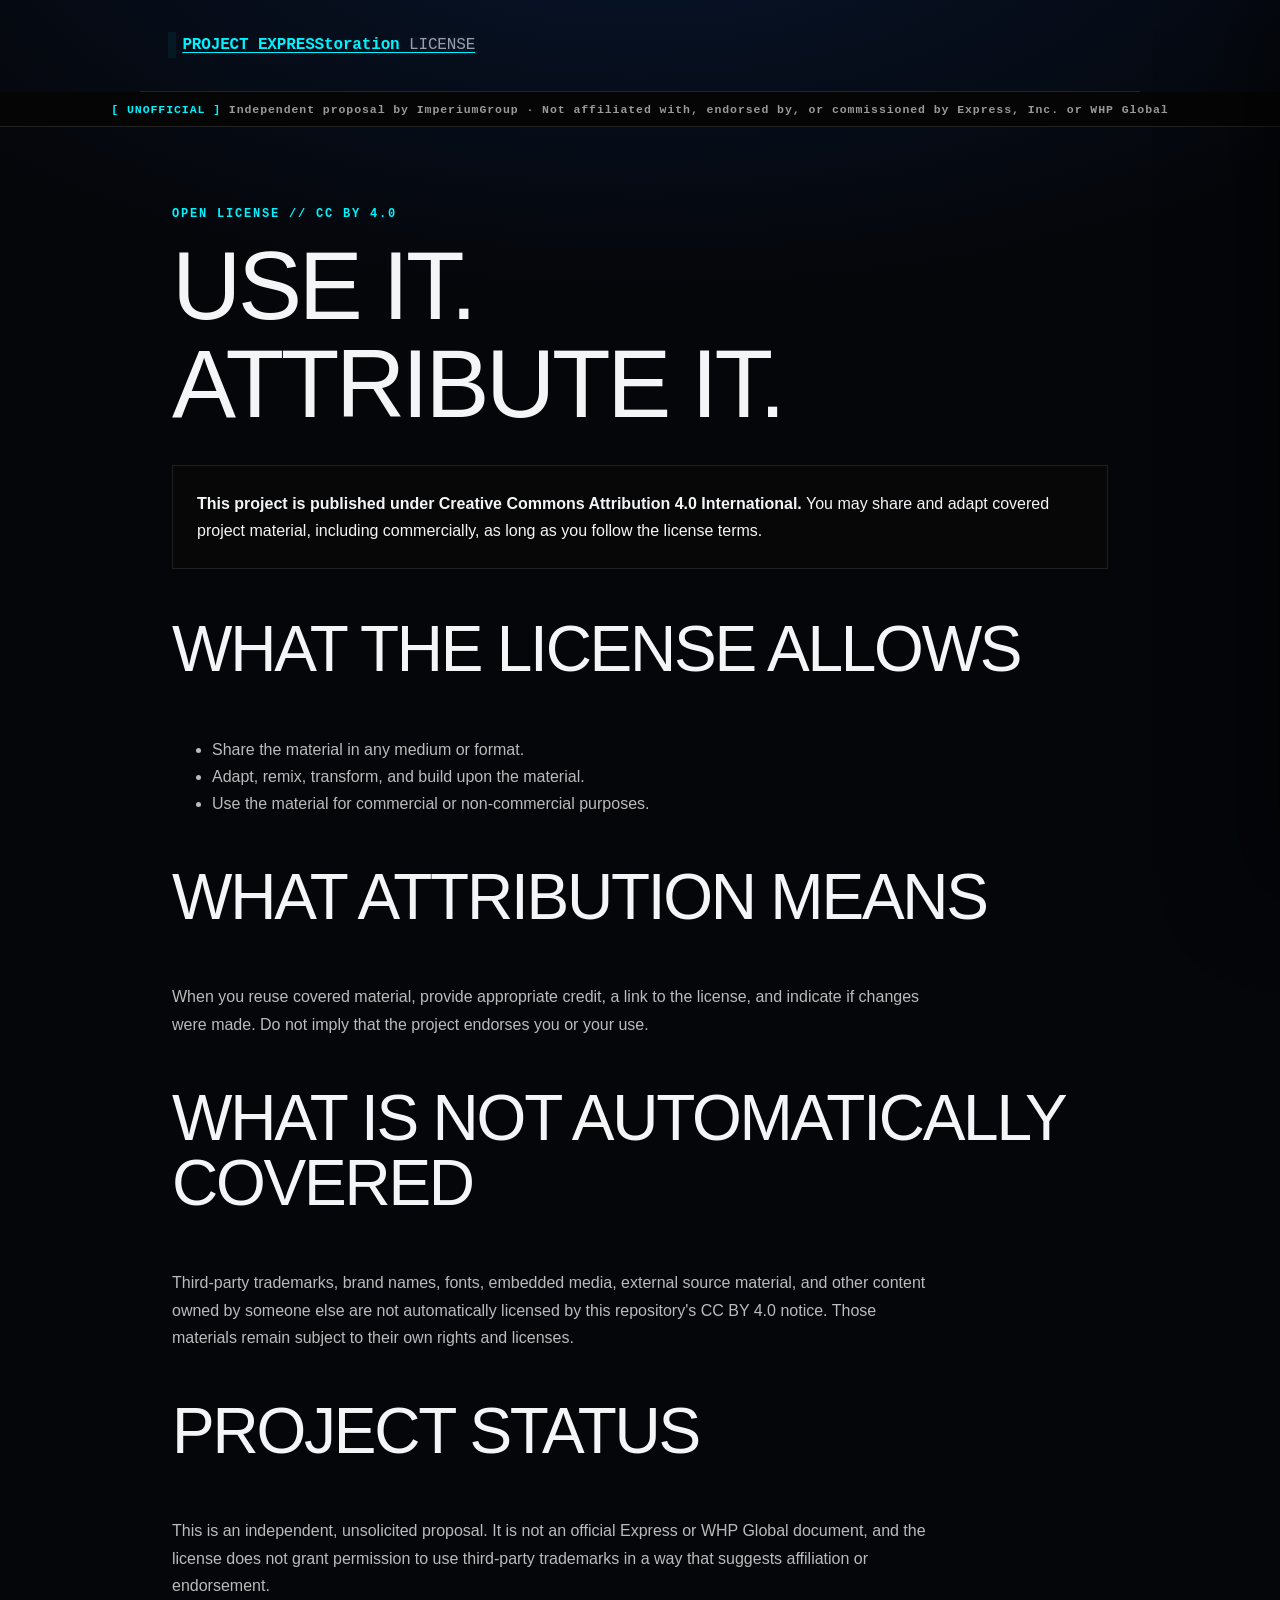
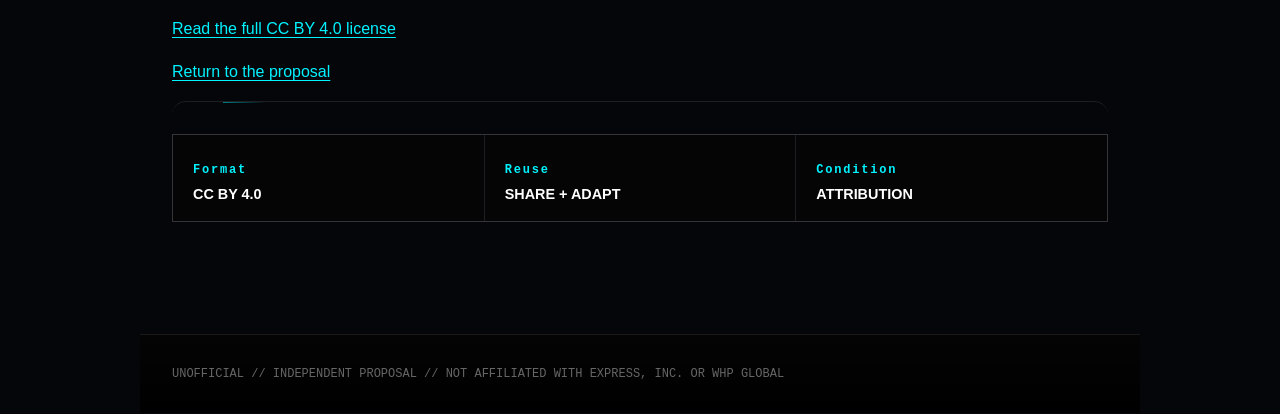
<file: license.html>
<!doctype html>
<html lang="en">
<head>
<meta charset="utf-8">
<meta name="viewport" content="width=device-width, initial-scale=1">

    <meta name="theme-color" content="#000000">
    <meta name="application-name" content="PROJECT EXPRESStoration">
    <meta property="og:site_name" content="PROJECT EXPRESStoration">
    <meta property="og:url" content="https://project-expresstoration.pages.dev/license.html">
    <meta name="twitter:card" content="summary">
    <meta name="twitter:title" content="License | PROJECT EXPRESStoration">
    <meta name="twitter:description" content="License and reuse information for the PROJECT EXPRESStoration public proposal and original project material.">
    <link rel="alternate" type="text/plain" href="/llms.txt" title="Machine-readable site guide">
<meta name="description" content="PROJECT EXPRESStoration licensing and reuse terms.">
<title>LICENSE | PROJECT EXPRESStoration</title>
    <link rel="stylesheet" href="assets/site-system.css">
<style>
:root{--bg:#000;--fg:#fff;--muted:#888;--border:#222;--cyan:#00f3ff;--neon-cyan:#00f3ff}
*{box-sizing:border-box}body{margin:0;background:var(--bg);color:var(--fg);font:16px/1.7 Arial,sans-serif}
header,main,footer{max-width:1000px;margin:auto;padding:2rem}
header{border-bottom:1px solid var(--border);font-family:monospace;letter-spacing:.08em}
main{padding-top:5rem;padding-bottom:5rem}
.label{color:var(--cyan);font:700 .75rem monospace;letter-spacing:.15em}
h1,h2{font-family:Arial,sans-serif;text-transform:uppercase;line-height:1}
h1{font-size:clamp(3rem,8vw,6rem);margin:1rem 0 2rem}
h2{font-size:1.5rem;margin-top:3rem}
p,li{color:#bbb;max-width:760px}
a{color:var(--cyan)}
.notice{border:1px solid var(--border);background:#070707;padding:1.5rem;margin:2rem 0}
footer{border-top:1px solid var(--border);color:#666;font:12px monospace}

        /* 2026 site-system upgrade */
                ::selection { background: var(--neon-cyan); color: #000; }
                ::-webkit-scrollbar { width: 10px; }
                ::-webkit-scrollbar-track { background: #050505; }
                ::-webkit-scrollbar-thumb { background: #333; border-radius: 20px; }
                ::-webkit-scrollbar-thumb:hover { background: #555; }
        
                body { text-rendering: optimizeLegibility; }
                img, iframe { max-width: 100%; }
                button, a { -webkit-tap-highlight-color: transparent; }
        
                .scroll-progress {
                    position: fixed;
                    inset: 0 0 auto 0;
                    width: 0;
                    height: 2px;
                    background: var(--neon-cyan);
                    box-shadow: 0 0 14px rgba(0,243,255,.7);
                    z-index: 1000;
                    transform-origin: left center;
                    pointer-events: none;
                }
        
                nav {
                    transition: background .25s ease, border-color .25s ease, padding .25s ease;
                }
                nav.scrolled {
                    background: rgba(0,0,0,.94);
                    border-bottom-color: #303030;
                    padding-top: 1rem;
                    padding-bottom: 1rem;
                }
        
                .brand-lockup {
                    min-width: 0;
                    white-space: nowrap;
                }
                .brand-lockup:hover .target-name,
                .brand-lockup:focus-visible .target-name {
                    border-color: #444;
                    color: #fff;
                }
        
                .nav-links a {
                    position: relative;
                    padding: .4rem 0;
                }
                .nav-links a::after {
                    content: "";
                    position: absolute;
                    left: 0;
                    right: 100%;
                    bottom: 0;
                    height: 1px;
                    background: var(--neon-cyan);
                    transition: right .2s ease;
                }
                .nav-links a:hover::after,
                .nav-links a:focus-visible::after,
                .nav-links a.current::after { right: 0; }
        
                .mobile-nav-toggle {
                    display: none;
                    border: 1px solid var(--border);
                    background: #080808;
                    color: #fff;
                    width: 44px;
                    height: 44px;
                    padding: 0;
                    cursor: pointer;
                    font: 700 .72rem/1 monospace;
                    letter-spacing: .08em;
                    text-transform: uppercase;
                }
                .mobile-nav-toggle:hover,
                .mobile-nav-toggle:focus-visible {
                    border-color: var(--neon-cyan);
                    color: var(--neon-cyan);
                }
        
                .mobile-menu {
                    position: fixed;
                    top: 0;
                    right: 0;
                    width: min(88vw, 360px);
                    height: 100dvh;
                    padding: 92px 1.25rem 2rem;
                    background: rgba(4,4,4,.98);
                    border-left: 1px solid #222;
                    transform: translateX(100%);
                    transition: transform .25s ease;
                    z-index: 999;
                    box-shadow: -30px 0 80px rgba(0,0,0,.45);
                    overflow-y: auto;
                }
                .mobile-menu.open { transform: translateX(0); }
                .mobile-menu-backdrop {
                    position: fixed;
                    inset: 0;
                    background: rgba(0,0,0,.56);
                    opacity: 0;
                    pointer-events: none;
                    transition: opacity .25s ease;
                    z-index: 998;
                }
                .mobile-menu-backdrop.open {
                    opacity: 1;
                    pointer-events: auto;
                }
                .mobile-menu .menu-kicker {
                    color: var(--neon-cyan);
                    font: 700 .68rem/1.4 monospace;
                    letter-spacing: .14em;
                    margin-bottom: 1rem;
                }
                .mobile-menu a {
                    display: flex;
                    align-items: center;
                    justify-content: space-between;
                    gap: 1rem;
                    padding: 1rem 0;
                    color: #aaa;
                    text-decoration: none;
                    border-bottom: 1px solid #171717;
                    font: 700 1rem/1.2 'Space Grotesk', sans-serif;
                    text-transform: uppercase;
                }
                .mobile-menu a:hover,
                .mobile-menu a:focus-visible,
                .mobile-menu a.current {
                    color: #fff;
                }
                .mobile-menu a span {
                    color: #444;
                    font: .72rem monospace;
                }
                body.menu-open { overflow: hidden; }
        
                .page-shell {
                    width: min(1440px, calc(100% - 2rem));
                    margin: 0 auto;
                }
        
                .section-container,
                .terminal-dashboard,
                .metric-card,
                .data-readout,
                .velvet-rope-module,
                .faq-item,
                .tier-card,
                .phase-block,
                .rollback-card {
                    transition: border-color .25s ease, background-color .25s ease, transform .25s ease, box-shadow .25s ease;
                }
        
                .metric-card:hover,
                .tier-card:hover,
                .phase-block:hover,
                .rollback-card:hover {
                    border-color: #3b3b3b;
                    transform: translateY(-2px);
                }
        
                .section-heading h2,
                .page-hero h1 {
                    text-wrap: balance;
                }
        
                .cta-inline:active,
                .neon-btn:active {
                    transform: translateY(1px);
                }
        
                .site-signal-bar {
                    display: grid;
                    grid-template-columns: repeat(3, minmax(0,1fr));
                    gap: 1px;
                    margin: 0 auto;
                    max-width: 1100px;
                    border: 1px solid var(--border);
                    background: var(--border);
                }
                .site-signal {
                    background: #050505;
                    padding: 1.15rem 1.25rem;
                }
                .site-signal strong {
                    display: block;
                    margin-top: .3rem;
                    color: #fff;
                    font: 700 .9rem/1.2 'Space Grotesk', sans-serif;
                    text-transform: uppercase;
                }
        
                @media (max-width: 1024px) {
                    nav { gap: 1rem; }
                    .mobile-nav-toggle { display: inline-grid; place-items: center; flex: 0 0 auto; }
                    .nav-links { display: none !important; }
                    .site-signal-bar { grid-template-columns: 1fr; }
                }
        
                @media (max-width: 640px) {
                    .brand-lockup { font-size: .9rem; gap: .55rem; }
                    .brand-lockup .divider { display: none; }
                    .brand-lockup .target-name { font-size: .66rem; letter-spacing: .08em; padding: 3px 5px; }
                    .independence-strip { font-size: .62rem; letter-spacing: .05em; line-height: 1.45; }
                    .scroll-progress { height: 3px; }
                }
        
                @media (prefers-reduced-motion: reduce) {
                    nav, .mobile-menu, .mobile-menu-backdrop, .metric-card, .tier-card,
                    .phase-block, .rollback-card { transition: none !important; }
                }

    </style>
    <script type="application/ld+json" data-site-discovery="true">
    {
      "@context": "https://schema.org",
      "@graph": [
        {
          "@type": "WebPage",
          "@id": "https://project-expresstoration.pages.dev/license.html#webpage",
          "url": "https://project-expresstoration.pages.dev/license.html",
          "name": "License | PROJECT EXPRESStoration",
          "description": "License and reuse information for the PROJECT EXPRESStoration public proposal and original project material.",
          "inLanguage": "en",
          "isPartOf": {
            "@id": "https://project-expresstoration.pages.dev/#website"
          },
          "about": {
            "@type": "Thing",
            "name": "Independent retail strategy proposal"
          }
        },
        {
          "@type": "WebSite",
          "@id": "https://project-expresstoration.pages.dev/#website",
          "url": "https://project-expresstoration.pages.dev/",
          "name": "PROJECT EXPRESStoration",
          "description": "Independent, open-source retail turnaround proposal for Express.",
          "inLanguage": "en"
        }
      ]
    }
    </script>
    <link rel="stylesheet" href="assets/design.css">
</head>
<body>
    <a class="skip-link" href="#main-content">Skip to content</a>
    <div class="scroll-progress" aria-hidden="true"></div>
<header>
  <a class="brand-lockup" href="index.html">PROJECT EXPRESStoration <span class="target-name">LICENSE</span></a>
  <button class="mobile-nav-toggle" type="button" aria-expanded="false" aria-controls="mobile-menu" aria-label="Open navigation">MENU</button>
</header>
<div class="mobile-menu-backdrop" aria-hidden="true"></div>
<aside id="mobile-menu" class="mobile-menu" tabindex="-1" aria-label="Mobile navigation">
  <div class="menu-kicker">NAVIGATION // PROJECT EXPRESSTORATION</div>
  <a href="index.html"><span>01</span> Proposal</a>
  <a href="methodology.html"><span>02</span> Methodology</a>
  <a href="precedents.html"><span>03</span> Precedents</a>
  <a href="pilot-program.html"><span>04</span> Pilot Model</a>
  <a href="faq.html"><span>05</span> FAQ</a>
  <a href="license.html" class="current"><span>06</span> License</a>
</aside>
<div style="background:#050505;border-bottom:1px solid #222;padding:.65rem 2rem;text-align:center;font:700 .72rem monospace;letter-spacing:.08em;color:#999"><span style="color:#00f3ff">[ UNOFFICIAL ]</span> Independent proposal by ImperiumGroup · Not affiliated with, endorsed by, or commissioned by Express, Inc. or WHP Global</div>
<main id="main-content">
<div class="label">OPEN LICENSE // CC BY 4.0</div>
<h1>USE IT.<br>ATTRIBUTE IT.</h1>
<div class="notice"><strong>This project is published under Creative Commons Attribution 4.0 International.</strong> You may share and adapt covered project material, including commercially, as long as you follow the license terms.</div>
<h2>What the license allows</h2>
<ul>
<li>Share the material in any medium or format.</li>
<li>Adapt, remix, transform, and build upon the material.</li>
<li>Use the material for commercial or non-commercial purposes.</li>
</ul>
<h2>What attribution means</h2>
<p>When you reuse covered material, provide appropriate credit, a link to the license, and indicate if changes were made. Do not imply that the project endorses you or your use.</p>
<h2>What is not automatically covered</h2>
<p>Third-party trademarks, brand names, fonts, embedded media, external source material, and other content owned by someone else are not automatically licensed by this repository's CC BY 4.0 notice. Those materials remain subject to their own rights and licenses.</p>
<h2>Project status</h2>
<p>This is an independent, unsolicited proposal. It is not an official Express or WHP Global document, and the license does not grant permission to use third-party trademarks in a way that suggests affiliation or endorsement.</p>
<p><a href="https://creativecommons.org/licenses/by/4.0/" target="_blank" rel="noopener noreferrer">Read the full CC BY 4.0 license</a></p>
<p><a href="index.html">Return to the proposal</a></p>
<section class="section-container" style="padding:2rem 0;border-top:1px solid var(--border);">
<div class="site-signal-bar">
<div class="site-signal"><span class="label">Format</span><strong>CC BY 4.0</strong></div>
<div class="site-signal"><span class="label">Reuse</span><strong>Share + Adapt</strong></div>
<div class="site-signal"><span class="label">Condition</span><strong>Attribution</strong></div>
</div>
</section>
</main>
<footer>UNOFFICIAL // INDEPENDENT PROPOSAL // NOT AFFILIATED WITH EXPRESS, INC. OR WHP GLOBAL</footer>

    <script>
        (() => {
            const progress = document.querySelector('.scroll-progress');
            const nav = document.querySelector('nav');
            const menu = document.querySelector('.mobile-menu');
            const backdrop = document.querySelector('.mobile-menu-backdrop');
            const toggle = document.querySelector('.mobile-nav-toggle');

            const updateChrome = () => {
                const scrollable = document.documentElement.scrollHeight - window.innerHeight;
                const ratio = scrollable > 0 ? Math.min(1, Math.max(0, window.scrollY / scrollable)) : 0;
                if (progress) progress.style.width = (ratio * 100) + '%';
                if (nav) nav.classList.toggle('scrolled', window.scrollY > 12);
            };

            const setMenu = (open) => {
                if (!menu || !backdrop || !toggle) return;
                menu.classList.toggle('open', open);
                backdrop.classList.toggle('open', open);
                document.body.classList.toggle('menu-open', open);
                toggle.setAttribute('aria-expanded', String(open));
                toggle.setAttribute('aria-label', open ? 'Close navigation' : 'Open navigation');
                if (open) menu.focus();
            };

            if (toggle) toggle.addEventListener('click', () => setMenu(!menu.classList.contains('open')));
            if (backdrop) backdrop.addEventListener('click', () => setMenu(false));
            if (menu) menu.querySelectorAll('a').forEach(a => a.addEventListener('click', () => setMenu(false)));
            document.addEventListener('keydown', e => {
                if (e.key === 'Escape') setMenu(false);
            });
            window.addEventListener('scroll', updateChrome, { passive: true });
            updateChrome();
        })();
    </script>

</body>
</html>
</file>
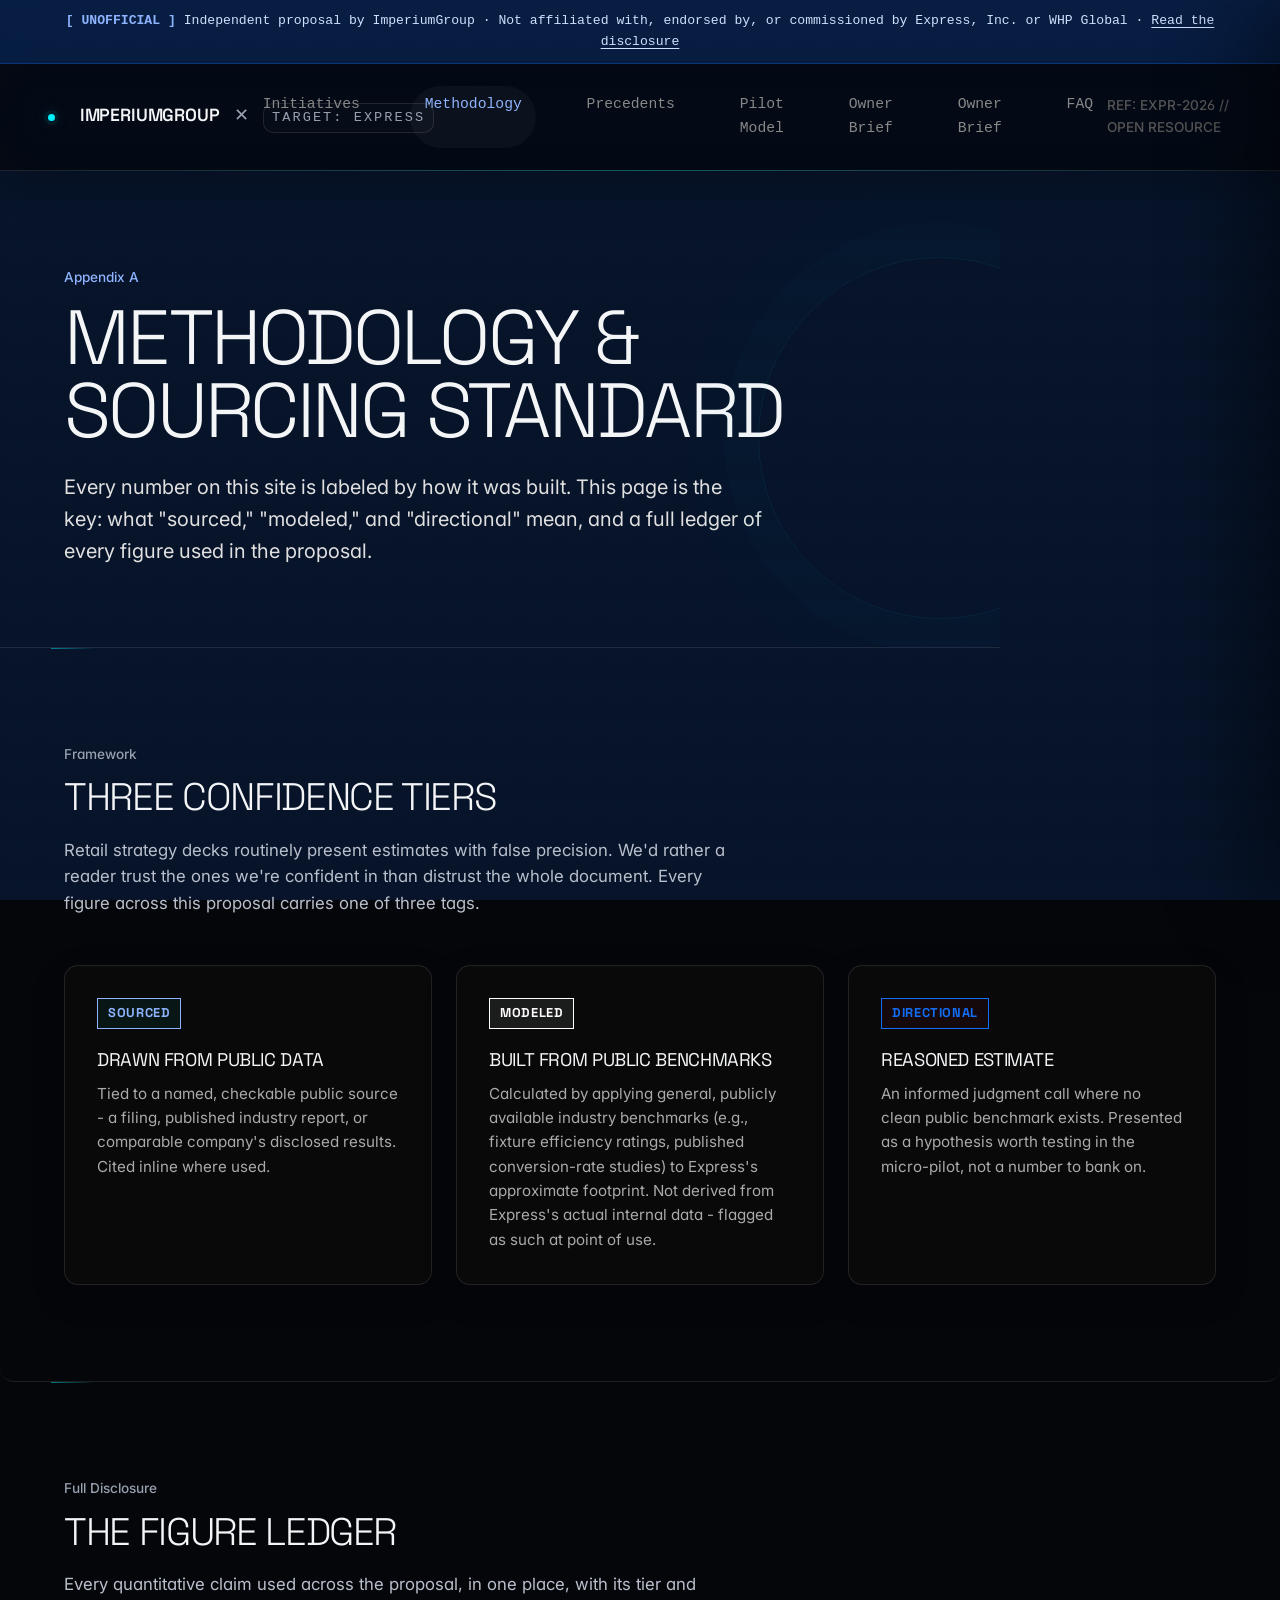
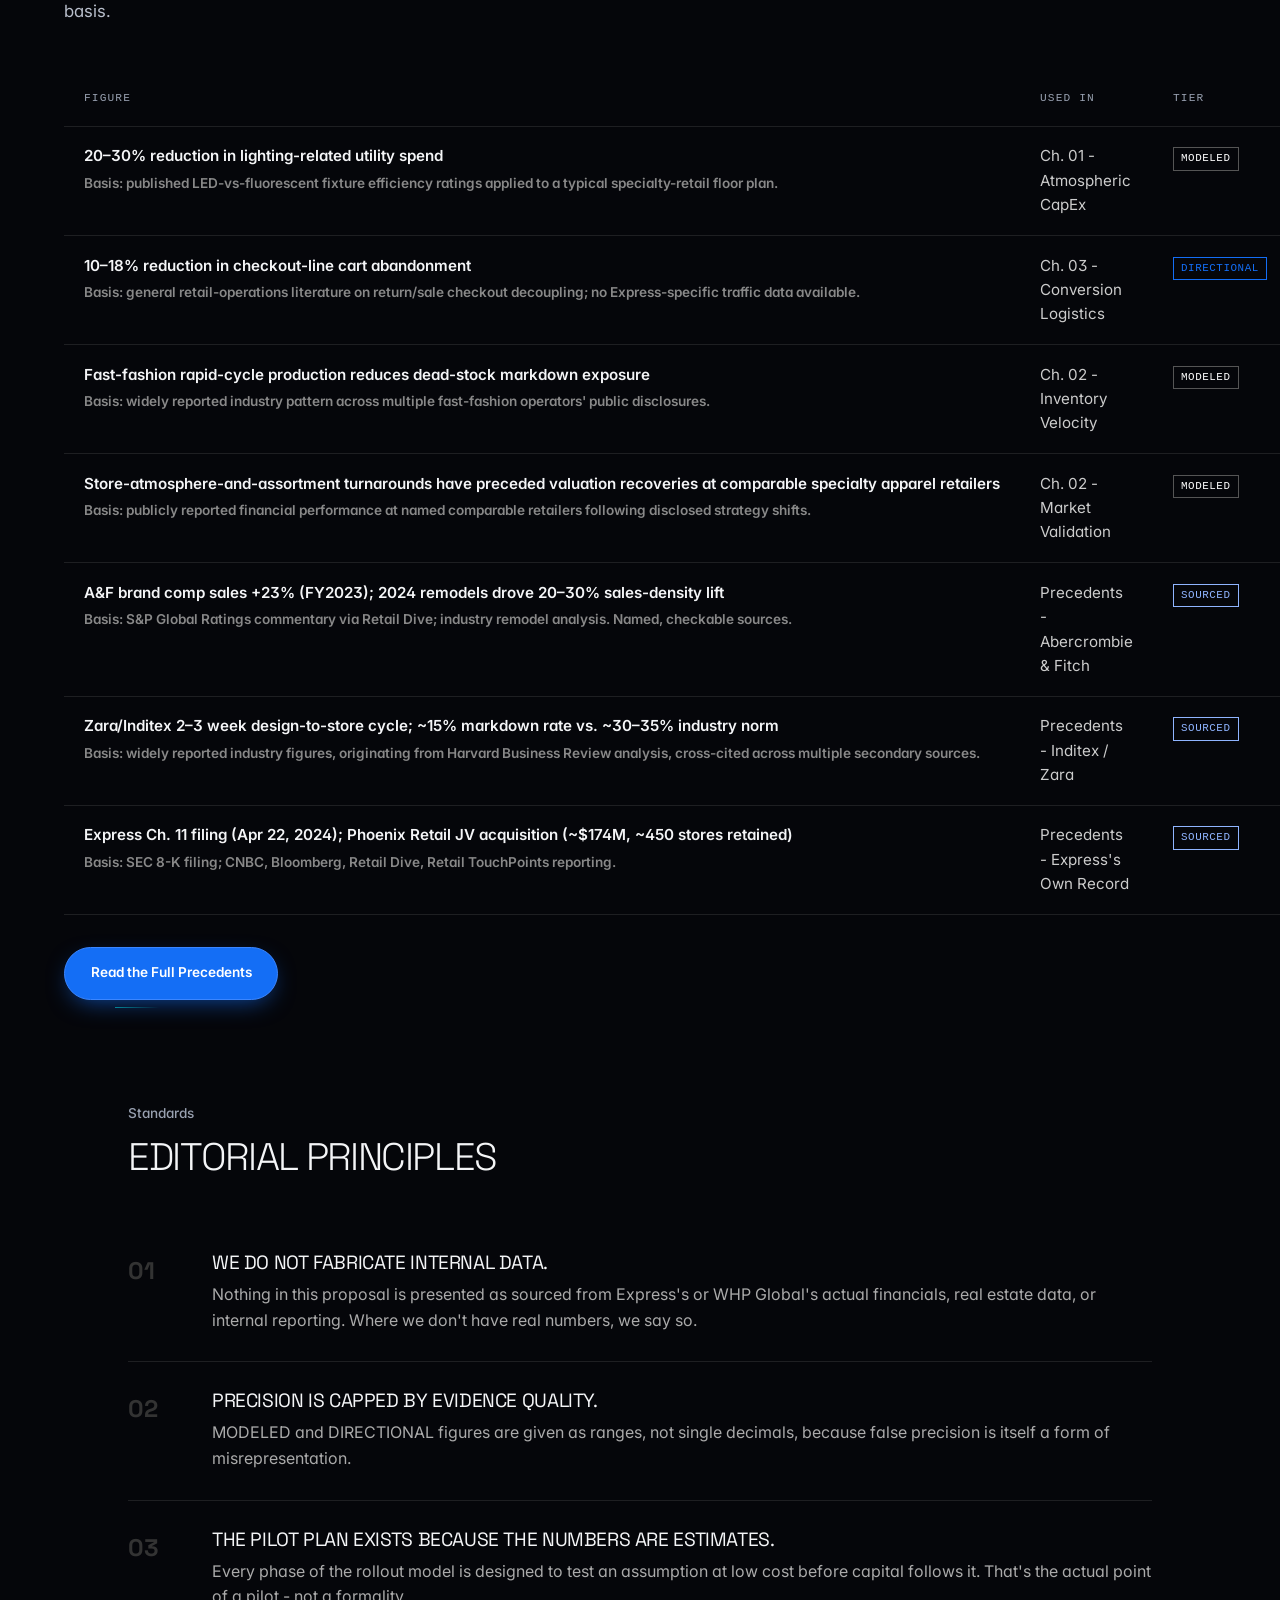
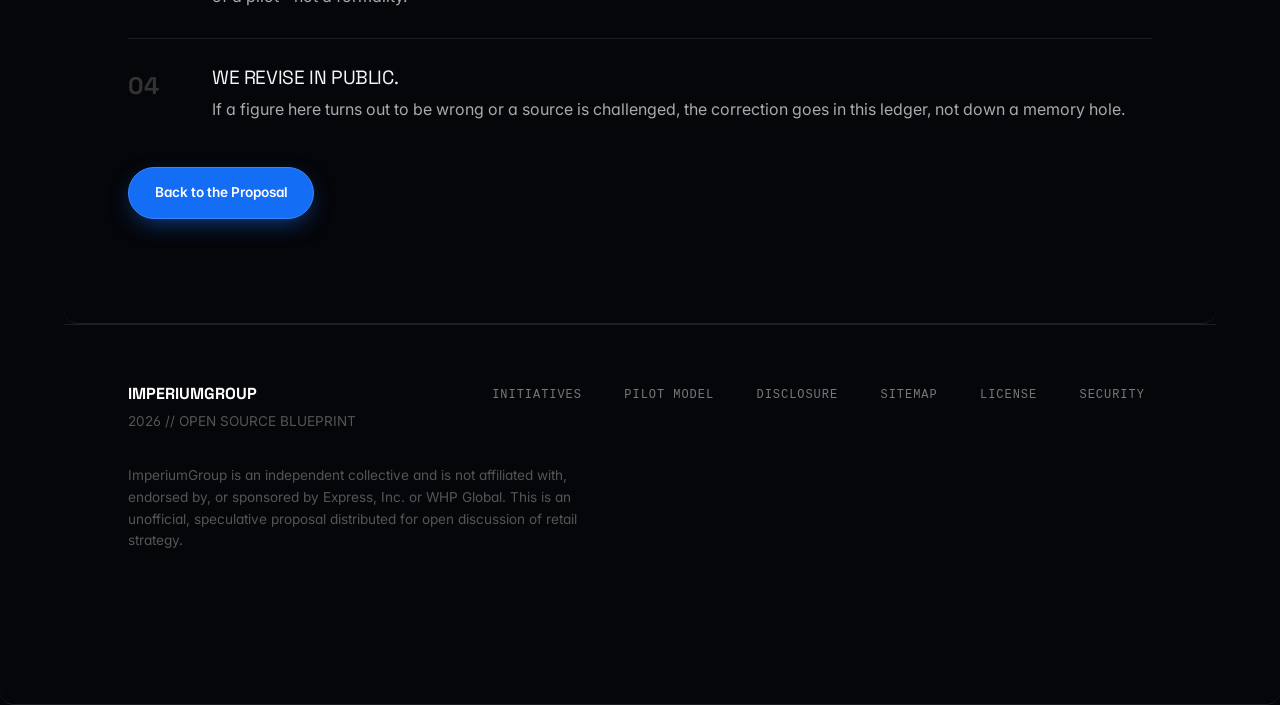
<file: methodology.html>
<!DOCTYPE html>
<html lang="en">
<head>
    <meta charset="UTF-8">
    <meta name="msvalidate.01" content="10618B6CCC5487026C05ADA413F68269" />
    <meta name="viewport" content="width=device-width, initial-scale=1.0">

    <meta name="theme-color" content="#000000">
    <meta name="application-name" content="PROJECT EXPRESStoration">
    <meta property="og:site_name" content="PROJECT EXPRESStoration">
    <meta property="og:url" content="https://project-expresstoration.pages.dev/methodology.html">
    <meta name="twitter:card" content="summary">
    <meta name="twitter:title" content="Methodology | PROJECT EXPRESStoration">
    <meta name="twitter:description" content="Sourcing rules, confidence tiers, assumptions, and figure ledger for the PROJECT EXPRESStoration retail turnaround proposal.">
    <link rel="alternate" type="text/plain" href="/llms.txt" title="Machine-readable site guide">

    <meta name="description" content="How ImperiumGroup sources and labels every estimate in its independent Express turnaround proposal - the sourcing standard and figure ledger.">
    <meta name="keywords" content="ImperiumGroup methodology, retail strategy sourcing, estimate confidence framework, independent retail proposal, Express turnaround analysis">
    <meta name="author" content="ImperiumGroupGlobal">
    <meta name="robots" content="index, follow">
    <link rel="canonical" href="https://project-expresstoration.pages.dev/methodology.html">

    <title>Methodology & Sourcing Standard | ImperiumGroup</title>

        <link rel="stylesheet" href="assets/site-system.css">
<meta property="og:type" content="article">
    <meta property="og:title" content="Methodology & Sourcing Standard | ImperiumGroup">
    <meta property="og:description" content="How ImperiumGroup builds, labels, and confidence-rates every estimate in the Express turnaround proposal.">

    <link rel="preconnect" href="https://fonts.googleapis.com">
    <link rel="preconnect" href="https://fonts.gstatic.com" crossorigin>
    <link href="https://fonts.googleapis.com/css2?family=Inter:wght@300;400;500;600&family=Space+Grotesk:wght@300;400;500;700&display=swap" rel="stylesheet">

    <script type="application/ld+json">
    {
      "@context": "https://schema.org",
      "@type": "CreativeWork",
      "headline": "Methodology & Sourcing Standard",
      "creator": { "@type": "Organization", "name": "ImperiumGroupGlobal" },
      "publisher": { "@type": "Organization", "name": "ImperiumGroupGlobal" },
      "about": "Independent retail strategy methodology",
      "description": "The sourcing standard, estimate-confidence framework, and full figure ledger behind ImperiumGroup's independent Express turnaround proposal.",
      "isPartOf": "https://project-expresstoration.pages.dev/",
      "license": "https://creativecommons.org/licenses/by/4.0/"
    }
    </script>

    <style>
        :root {
            --bg: #000000; --fg: #ffffff; --muted: #888888; --border: #222222;
            --neon-red: #ff003c; --neon-cyan: #00f3ff; --grid: rgba(255, 255, 255, 0.04);
        }
        * { margin: 0; padding: 0; box-sizing: border-box; }
        html { scroll-behavior: smooth; }
        body {
            background-color: var(--bg); color: var(--fg);
            font-family: 'Inter', -apple-system, sans-serif; line-height: 1.6;
            -webkit-font-smoothing: antialiased; overflow-x: hidden;
            background-image: linear-gradient(var(--grid) 1px, transparent 1px), linear-gradient(90deg, var(--grid) 1px, transparent 1px);
            background-size: 40px 40px;
        }
        a { color: inherit; }
        :focus-visible { outline: 2px solid var(--neon-cyan); outline-offset: 3px; }
        h1, h2, h3, h4 { font-family: 'Space Grotesk', sans-serif; text-transform: uppercase; letter-spacing: -0.02em; }
        @media (prefers-reduced-motion: reduce) { html { scroll-behavior: auto; } }

        .mono-label {
            font-family: 'Courier New', Courier, monospace; font-size: 0.75rem; letter-spacing: 0.15em;
            color: var(--muted); text-transform: uppercase; display: block; margin-bottom: 0.75rem;
        }

        .independence-strip {
            width: 100%; background: #050505; border-bottom: 1px solid var(--border);
            padding: 0.65rem 3rem; text-align: center; font-family: 'Courier New', monospace;
            font-size: 0.72rem; letter-spacing: 0.08em; color: #999; position: relative; z-index: 101;
        }
        .independence-strip strong { color: var(--neon-cyan); font-weight: 700; }

        nav {
            position: sticky; top: 0; width: 100%; padding: 1.4rem 3rem; display: flex;
            justify-content: space-between; align-items: center; z-index: 100;
            background: rgba(0, 0, 0, 0.85); backdrop-filter: blur(12px); border-bottom: 1px solid var(--border);
        }
        .brand-lockup {
            display: flex; align-items: baseline; gap: 0.9rem; font-family: 'Space Grotesk', sans-serif;
            font-weight: 700; font-size: 1.1rem; letter-spacing: 0.08em; text-decoration: none;
        }
        .brand-lockup .divider { color: #333; font-weight: 300; }
        .brand-lockup .target-name {
            font-family: 'Courier New', monospace; font-size: 0.85rem; font-weight: 400;
            letter-spacing: 0.15em; color: var(--muted); border: 1px solid var(--border); padding: 3px 8px;
        }
        .nav-links {
            display: flex; gap: 2.25rem; font-family: 'Courier New', monospace;
            font-size: 0.75rem; letter-spacing: 0.1em; text-transform: uppercase;
        }
        .nav-links a { text-decoration: none; color: #888; transition: color 0.2s ease; }
        .nav-links a:hover, .nav-links a:focus-visible { color: var(--fg); }
        .nav-links a.current { color: var(--neon-cyan); }
        .terminal-header-text { font-family: 'Courier New', monospace; font-size: 0.75rem; color: #555; letter-spacing: 0.05em; }

        .page-hero {
            padding: 6rem 4rem 5rem 4rem; border-bottom: 1px solid var(--border); max-width: 1000px;
        }
        .page-hero h1 { font-size: clamp(2.6rem, 6vw, 5rem); line-height: 0.95; margin-bottom: 1.5rem; }
        .page-hero p { font-size: clamp(1.05rem, 1.6vw, 1.25rem); color: #E0E0E0; max-width: 700px; }

        .section-container { padding: 6rem 4rem; border-bottom: 1px solid var(--border); max-width: 1300px; margin: 0 auto; }
        .section-heading { margin-bottom: 3rem; max-width: 700px; }
        .section-heading h2 { font-size: clamp(1.9rem, 3vw, 2.6rem); margin-bottom: 1.25rem; }
        .section-heading p { color: var(--muted); font-size: 1.05rem; }

        /* Confidence tier cards */
        .tier-grid { display: grid; grid-template-columns: repeat(3, 1fr); gap: 1.5rem; }
        .tier-card { border: 1px solid var(--border); padding: 2rem; background: rgba(10,10,10,0.8); }
        .tier-card .tier-tag {
            display: inline-block; font-family: 'Space Grotesk', sans-serif; font-weight: 700;
            font-size: 0.8rem; padding: 4px 10px; margin-bottom: 1.25rem; letter-spacing: 0.05em;
        }
        .tier-tag.sourced { border: 1px solid var(--neon-cyan); color: var(--neon-cyan); background: rgba(0,243,255,0.05); }
        .tier-tag.modeled { border: 1px solid #fff; color: #fff; background: rgba(255,255,255,0.08); }
        .tier-tag.directional { border: 1px solid var(--neon-red); color: var(--neon-red); background: rgba(255,0,60,0.05); }
        .tier-card h3 { font-size: 1.15rem; margin-bottom: 0.75rem; }
        .tier-card p { color: #aaa; font-size: 0.95rem; }

        /* Ledger table */
        .ledger { width: 100%; border-collapse: collapse; margin-top: 1rem; }
        .ledger th, .ledger td { text-align: left; padding: 1.1rem 1.25rem; border-bottom: 1px solid var(--border); vertical-align: top; }
        .ledger th {
            font-family: 'Courier New', monospace; font-size: 0.7rem; letter-spacing: 0.1em;
            text-transform: uppercase; color: var(--muted); font-weight: 400;
        }
        .ledger td { font-size: 0.95rem; color: #ccc; }
        .ledger td.figure { color: var(--fg); font-weight: 600; white-space: nowrap; }
        .ledger td .basis { color: #888; font-size: 0.85rem; display: block; margin-top: 4px; }
        .ledger-tag {
            display: inline-block; font-family: 'Courier New', monospace; font-size: 0.68rem;
            letter-spacing: 0.05em; padding: 2px 7px; border: 1px solid #333; white-space: nowrap;
        }
        .ledger-tag.modeled-tag { color: #fff; border-color: #555; }
        .ledger-tag.directional-tag { color: var(--neon-red); border-color: var(--neon-red); }
        .ledger-tag.sourced-tag { color: var(--neon-cyan); border-color: var(--neon-cyan); }

        .principle-list { list-style: none; }
        .principle-list li { padding: 1.75rem 0; border-bottom: 1px solid var(--border); display: grid; grid-template-columns: 60px 1fr; gap: 1.5rem; }
        .principle-list li:last-child { border-bottom: none; }
        .principle-list .num { font-family: 'Space Grotesk', sans-serif; font-size: 1.5rem; color: #333; font-weight: 700; }
        .principle-list h3 { font-size: 1.2rem; margin-bottom: 0.5rem; }
        .principle-list p { color: #aaa; font-size: 1rem; }

        .cta-inline {
            display: inline-block; padding: 0.9rem 2rem; background: transparent; color: var(--neon-cyan);
            border: 1px solid var(--neon-cyan); font-family: 'Space Grotesk', sans-serif; font-weight: 700;
            font-size: 0.85rem; text-transform: uppercase; letter-spacing: 0.1em; text-decoration: none;
            transition: all 0.3s ease; margin-top: 1rem;
        }
        .cta-inline:hover, .cta-inline:focus-visible { background: var(--neon-cyan); color: #000; }

        footer {
            padding: 3.5rem 4rem; border-top: 1px solid var(--border); display: flex;
            justify-content: space-between; align-items: flex-start; font-size: 0.85rem;
            color: #555; background: var(--bg); gap: 2rem; flex-wrap: wrap;
        }
        footer .footer-links { display: flex; gap: 1.75rem; font-family: 'Courier New', monospace; font-size: 0.75rem; letter-spacing: 0.08em; text-transform: uppercase; }
        footer .footer-links a { text-decoration: none; color: #777; }
        footer .footer-links a:hover, footer .footer-links a:focus-visible { color: var(--fg); }
        footer .footer-disclaimer { max-width: 500px; }

        @media (max-width: 1024px) {
            .page-hero { padding: 4rem 2rem 3rem 2rem; }
            .section-container { padding: 4rem 2rem; }
            nav { padding: 1.1rem 1.5rem; }
            .nav-links { display: none; }
            .terminal-header-text { display: none; }
            .tier-grid { grid-template-columns: 1fr; }
            .ledger { display: block; overflow-x: auto; white-space: nowrap; }
            .principle-list li { grid-template-columns: 40px 1fr; }
            footer { flex-direction: column; gap: 1.75rem; padding: 3rem 2rem; text-align: left; }
        }

        /* 2026 site-system upgrade */
                ::selection { background: var(--neon-cyan); color: #000; }
                ::-webkit-scrollbar { width: 10px; }
                ::-webkit-scrollbar-track { background: #050505; }
                ::-webkit-scrollbar-thumb { background: #333; border-radius: 20px; }
                ::-webkit-scrollbar-thumb:hover { background: #555; }
        
                body { text-rendering: optimizeLegibility; }
                img, iframe { max-width: 100%; }
                button, a { -webkit-tap-highlight-color: transparent; }
        
                .scroll-progress {
                    position: fixed;
                    inset: 0 0 auto 0;
                    width: 0;
                    height: 2px;
                    background: var(--neon-cyan);
                    box-shadow: 0 0 14px rgba(0,243,255,.7);
                    z-index: 1000;
                    transform-origin: left center;
                    pointer-events: none;
                }
        
                nav {
                    transition: background .25s ease, border-color .25s ease, padding .25s ease;
                }
                nav.scrolled {
                    background: rgba(0,0,0,.94);
                    border-bottom-color: #303030;
                    padding-top: 1rem;
                    padding-bottom: 1rem;
                }
        
                .brand-lockup {
                    min-width: 0;
                    white-space: nowrap;
                }
                .brand-lockup:hover .target-name,
                .brand-lockup:focus-visible .target-name {
                    border-color: #444;
                    color: #fff;
                }
        
                .nav-links a {
                    position: relative;
                    padding: .4rem 0;
                }
                .nav-links a::after {
                    content: "";
                    position: absolute;
                    left: 0;
                    right: 100%;
                    bottom: 0;
                    height: 1px;
                    background: var(--neon-cyan);
                    transition: right .2s ease;
                }
                .nav-links a:hover::after,
                .nav-links a:focus-visible::after,
                .nav-links a.current::after { right: 0; }
        
                .mobile-nav-toggle {
                    display: none;
                    border: 1px solid var(--border);
                    background: #080808;
                    color: #fff;
                    width: 44px;
                    height: 44px;
                    padding: 0;
                    cursor: pointer;
                    font: 700 .72rem/1 monospace;
                    letter-spacing: .08em;
                    text-transform: uppercase;
                }
                .mobile-nav-toggle:hover,
                .mobile-nav-toggle:focus-visible {
                    border-color: var(--neon-cyan);
                    color: var(--neon-cyan);
                }
        
                .mobile-menu {
                    position: fixed;
                    top: 0;
                    right: 0;
                    width: min(88vw, 360px);
                    height: 100dvh;
                    padding: 92px 1.25rem 2rem;
                    background: rgba(4,4,4,.98);
                    border-left: 1px solid #222;
                    transform: translateX(100%);
                    transition: transform .25s ease;
                    z-index: 999;
                    box-shadow: -30px 0 80px rgba(0,0,0,.45);
                    overflow-y: auto;
                }
                .mobile-menu.open { transform: translateX(0); }
                .mobile-menu-backdrop {
                    position: fixed;
                    inset: 0;
                    background: rgba(0,0,0,.56);
                    opacity: 0;
                    pointer-events: none;
                    transition: opacity .25s ease;
                    z-index: 998;
                }
                .mobile-menu-backdrop.open {
                    opacity: 1;
                    pointer-events: auto;
                }
                .mobile-menu .menu-kicker {
                    color: var(--neon-cyan);
                    font: 700 .68rem/1.4 monospace;
                    letter-spacing: .14em;
                    margin-bottom: 1rem;
                }
                .mobile-menu a {
                    display: flex;
                    align-items: center;
                    justify-content: space-between;
                    gap: 1rem;
                    padding: 1rem 0;
                    color: #aaa;
                    text-decoration: none;
                    border-bottom: 1px solid #171717;
                    font: 700 1rem/1.2 'Space Grotesk', sans-serif;
                    text-transform: uppercase;
                }
                .mobile-menu a:hover,
                .mobile-menu a:focus-visible,
                .mobile-menu a.current {
                    color: #fff;
                }
                .mobile-menu a span {
                    color: #444;
                    font: .72rem monospace;
                }
                body.menu-open { overflow: hidden; }
        
                .page-shell {
                    width: min(1440px, calc(100% - 2rem));
                    margin: 0 auto;
                }
        
                .section-container,
                .terminal-dashboard,
                .metric-card,
                .data-readout,
                .velvet-rope-module,
                .faq-item,
                .tier-card,
                .phase-block,
                .rollback-card {
                    transition: border-color .25s ease, background-color .25s ease, transform .25s ease, box-shadow .25s ease;
                }
        
                .metric-card:hover,
                .tier-card:hover,
                .phase-block:hover,
                .rollback-card:hover {
                    border-color: #3b3b3b;
                    transform: translateY(-2px);
                }
        
                .section-heading h2,
                .page-hero h1 {
                    text-wrap: balance;
                }
        
                .cta-inline:active,
                .neon-btn:active {
                    transform: translateY(1px);
                }
        
                .site-signal-bar {
                    display: grid;
                    grid-template-columns: repeat(3, minmax(0,1fr));
                    gap: 1px;
                    margin: 0 auto;
                    max-width: 1100px;
                    border: 1px solid var(--border);
                    background: var(--border);
                }
                .site-signal {
                    background: #050505;
                    padding: 1.15rem 1.25rem;
                }
                .site-signal strong {
                    display: block;
                    margin-top: .3rem;
                    color: #fff;
                    font: 700 .9rem/1.2 'Space Grotesk', sans-serif;
                    text-transform: uppercase;
                }
        
                @media (max-width: 1024px) {
                    nav { gap: 1rem; }
                    .mobile-nav-toggle { display: inline-grid; place-items: center; flex: 0 0 auto; }
                    .nav-links { display: none !important; }
                    .site-signal-bar { grid-template-columns: 1fr; }
                }
        
                @media (max-width: 640px) {
                    .brand-lockup { font-size: .9rem; gap: .55rem; }
                    .brand-lockup .divider { display: none; }
                    .brand-lockup .target-name { font-size: .66rem; letter-spacing: .08em; padding: 3px 5px; }
                    .independence-strip { font-size: .62rem; letter-spacing: .05em; line-height: 1.45; }
                    .scroll-progress { height: 3px; }
                }
        
                @media (prefers-reduced-motion: reduce) {
                    nav, .mobile-menu, .mobile-menu-backdrop, .metric-card, .tier-card,
                    .phase-block, .rollback-card { transition: none !important; }
                }

    </style>
    <script type="application/ld+json" data-site-discovery="true">
    {
      "@context": "https://schema.org",
      "@graph": [
        {
          "@type": "WebPage",
          "@id": "https://project-expresstoration.pages.dev/methodology.html#webpage",
          "url": "https://project-expresstoration.pages.dev/methodology.html",
          "name": "Methodology | PROJECT EXPRESStoration",
          "description": "Sourcing rules, confidence tiers, assumptions, and figure ledger for the PROJECT EXPRESStoration retail turnaround proposal.",
          "inLanguage": "en",
          "isPartOf": {
            "@id": "https://project-expresstoration.pages.dev/#website"
          },
          "about": {
            "@type": "Thing",
            "name": "Independent retail strategy proposal"
          }
        },
        {
          "@type": "WebSite",
          "@id": "https://project-expresstoration.pages.dev/#website",
          "url": "https://project-expresstoration.pages.dev/",
          "name": "PROJECT EXPRESStoration",
          "description": "Independent, open-source retail turnaround proposal for Express.",
          "inLanguage": "en"
        }
      ]
    }
    </script>
    <link rel="stylesheet" href="assets/design.css">
</head>
<body>
    <a class="skip-link" href="#main-content">Skip to content</a>
    <div class="scroll-progress" aria-hidden="true"></div>

    <div class="independence-strip">
        <strong>[ UNOFFICIAL ]</strong> Independent proposal by ImperiumGroup &middot; Not affiliated with, endorsed by, or commissioned by Express, Inc. or WHP Global &middot; <a href="index.html#about">Read the disclosure</a>
    </div>

    <nav>
        <a href="index.html" class="brand-lockup">
            IMPERIUMGROUP
            <span class="divider">✕</span>
            <span class="target-name">TARGET: EXPRESS</span>
        </a>
        <div class="nav-links">
            <a href="index.html#initiatives">Initiatives</a>
            <a href="methodology.html" class="current">Methodology</a>
            <a href="precedents.html">Precedents</a>
            <a href="pilot-program.html">Pilot Model</a>
            <a href="owner-brief/">Owner Brief</a>
            <a href="owner-brief/">Owner Brief</a>
        <a href="faq.html">FAQ</a>
        </div>
        <button class="mobile-nav-toggle" type="button" aria-expanded="false" aria-controls="mobile-menu" aria-label="Open navigation">MENU</button>
        <div class="terminal-header-text">REF: EXPR-2026 // OPEN RESOURCE</div>
    </nav>
    <div class="mobile-menu-backdrop" aria-hidden="true"></div>
    <aside id="mobile-menu" class="mobile-menu" tabindex="-1" aria-label="Mobile navigation">
        <div class="menu-kicker">NAVIGATION // PROJECT EXPRESSTORATION</div>
        <a href="index.html"><span>01</span> Proposal</a>
        <a href="methodology.html"><span>02</span> Methodology</a>
        <a href="precedents.html"><span>03</span> Precedents</a>
        <a href="pilot-program.html"><span>04</span> Pilot Model</a>
        <a href="owner-brief/"><span>06</span> Owner Brief</a>
  <a href="faq.html"><span>05</span> FAQ</a>
        <a href="license.html"><span>06</span> License</a>
    </aside>


    <section class="page-hero" id="main-content">
        <span class="mono-label" style="color:var(--neon-cyan);">Appendix A</span>
        <h1>METHODOLOGY &<br>SOURCING STANDARD</h1>
        <p>Every number on this site is labeled by how it was built. This page is the key: what "sourced," "modeled," and "directional" mean, and a full ledger of every figure used in the proposal.</p>
    </section>

    <!-- Confidence Framework -->
    <section class="section-container">
        <div class="section-heading">
            <span class="mono-label">Framework</span>
            <h2>THREE CONFIDENCE TIERS</h2>
            <p>Retail strategy decks routinely present estimates with false precision. We'd rather a reader trust the ones we're confident in than distrust the whole document. Every figure across this proposal carries one of three tags.</p>
        </div>
        <div class="tier-grid">
            <div class="tier-card">
                <span class="tier-tag sourced">SOURCED</span>
                <h3>Drawn from public data</h3>
                <p>Tied to a named, checkable public source - a filing, published industry report, or comparable company's disclosed results. Cited inline where used.</p>
            </div>
            <div class="tier-card">
                <span class="tier-tag modeled">MODELED</span>
                <h3>Built from public benchmarks</h3>
                <p>Calculated by applying general, publicly available industry benchmarks (e.g., fixture efficiency ratings, published conversion-rate studies) to Express's approximate footprint. Not derived from Express's actual internal data - flagged as such at point of use.</p>
            </div>
            <div class="tier-card">
                <span class="tier-tag directional">DIRECTIONAL</span>
                <h3>Reasoned estimate</h3>
                <p>An informed judgment call where no clean public benchmark exists. Presented as a hypothesis worth testing in the micro-pilot, not a number to bank on.</p>
            </div>
        </div>
    </section>

    <!-- Figure Ledger -->
    <section class="section-container">
        <div class="section-heading">
            <span class="mono-label">Full Disclosure</span>
            <h2>THE FIGURE LEDGER</h2>
            <p>Every quantitative claim used across the proposal, in one place, with its tier and basis.</p>
        </div>
        <table class="ledger">
            <thead>
                <tr>
                    <th>Figure</th>
                    <th>Used In</th>
                    <th>Tier</th>
                </tr>
            </thead>
            <tbody>
                <tr>
                    <td class="figure">20–30% reduction in lighting-related utility spend
                        <span class="basis">Basis: published LED-vs-fluorescent fixture efficiency ratings applied to a typical specialty-retail floor plan.</span>
                    </td>
                    <td>Ch. 01 - Atmospheric CapEx</td>
                    <td><span class="ledger-tag modeled-tag">MODELED</span></td>
                </tr>
                <tr>
                    <td class="figure">10–18% reduction in checkout-line cart abandonment
                        <span class="basis">Basis: general retail-operations literature on return/sale checkout decoupling; no Express-specific traffic data available.</span>
                    </td>
                    <td>Ch. 03 - Conversion Logistics</td>
                    <td><span class="ledger-tag directional-tag">DIRECTIONAL</span></td>
                </tr>
                <tr>
                    <td class="figure">Fast-fashion rapid-cycle production reduces dead-stock markdown exposure
                        <span class="basis">Basis: widely reported industry pattern across multiple fast-fashion operators' public disclosures.</span>
                    </td>
                    <td>Ch. 02 - Inventory Velocity</td>
                    <td><span class="ledger-tag modeled-tag">MODELED</span></td>
                </tr>
                <tr>
                    <td class="figure">Store-atmosphere-and-assortment turnarounds have preceded valuation recoveries at comparable specialty apparel retailers
                        <span class="basis">Basis: publicly reported financial performance at named comparable retailers following disclosed strategy shifts.</span>
                    </td>
                    <td>Ch. 02 - Market Validation</td>
                    <td><span class="ledger-tag modeled-tag">MODELED</span></td>
                </tr>
                <tr>
                    <td class="figure">A&F brand comp sales +23% (FY2023); 2024 remodels drove 20–30% sales-density lift
                        <span class="basis">Basis: S&P Global Ratings commentary via Retail Dive; industry remodel analysis. Named, checkable sources.</span>
                    </td>
                    <td>Precedents - Abercrombie & Fitch</td>
                    <td><span class="ledger-tag sourced-tag">SOURCED</span></td>
                </tr>
                <tr>
                    <td class="figure">Zara/Inditex 2–3 week design-to-store cycle; ~15% markdown rate vs. ~30–35% industry norm
                        <span class="basis">Basis: widely reported industry figures, originating from Harvard Business Review analysis, cross-cited across multiple secondary sources.</span>
                    </td>
                    <td>Precedents - Inditex / Zara</td>
                    <td><span class="ledger-tag sourced-tag">SOURCED</span></td>
                </tr>
                <tr>
                    <td class="figure">Express Ch. 11 filing (Apr 22, 2024); Phoenix Retail JV acquisition (~$174M, ~450 stores retained)
                        <span class="basis">Basis: SEC 8-K filing; CNBC, Bloomberg, Retail Dive, Retail TouchPoints reporting.</span>
                    </td>
                    <td>Precedents - Express's Own Record</td>
                    <td><span class="ledger-tag sourced-tag">SOURCED</span></td>
                </tr>
            </tbody>
        </table>
        <a href="precedents.html" class="cta-inline" style="margin-top:2rem;">Read the Full Precedents</a>

    <!-- Editorial Principles -->
    <section class="section-container">
        <div class="section-heading">
            <span class="mono-label">Standards</span>
            <h2>EDITORIAL PRINCIPLES</h2>
        </div>
        <ul class="principle-list">
            <li>
                <span class="num">01</span>
                <div>
                    <h3>We do not fabricate internal data.</h3>
                    <p>Nothing in this proposal is presented as sourced from Express's or WHP Global's actual financials, real estate data, or internal reporting. Where we don't have real numbers, we say so.</p>
                </div>
            </li>
            <li>
                <span class="num">02</span>
                <div>
                    <h3>Precision is capped by evidence quality.</h3>
                    <p>MODELED and DIRECTIONAL figures are given as ranges, not single decimals, because false precision is itself a form of misrepresentation.</p>
                </div>
            </li>
            <li>
                <span class="num">03</span>
                <div>
                    <h3>The pilot plan exists because the numbers are estimates.</h3>
                    <p>Every phase of the rollout model is designed to test an assumption at low cost before capital follows it. That's the actual point of a pilot - not a formality.</p>
                </div>
            </li>
            <li>
                <span class="num">04</span>
                <div>
                    <h3>We revise in public.</h3>
                    <p>If a figure here turns out to be wrong or a source is challenged, the correction goes in this ledger, not down a memory hole.</p>
                </div>
            </li>
        </ul>
        <a href="index.html" class="cta-inline">Back to the Proposal</a>
    </section>

    <footer>
        <div class="footer-brand">
            <span style="font-family: 'Space Grotesk', sans-serif; font-weight: bold; color: #fff; font-size: 1rem;">IMPERIUMGROUP</span><br>
            <span style="margin-top: 5px; display: inline-block;">2026 // OPEN SOURCE BLUEPRINT</span>
        </div>
        <div class="footer-links">
            <a href="index.html#initiatives">Initiatives</a>
            <a href="pilot-program.html">Pilot Model</a>
            <a href="index.html#about">Disclosure</a>
            <a href="sitemap.xml">Sitemap</a>
            <a href="license.html">License</a>
            <a href="SECURITY.md">Security</a>
        </div>
        <div class="footer-disclaimer">
            ImperiumGroup is an independent collective and is not affiliated with, endorsed by, or sponsored by Express, Inc. or WHP Global. This is an unofficial, speculative proposal distributed for open discussion of retail strategy.
        </div>
    </footer>


    <script>
        (() => {
            const progress = document.querySelector('.scroll-progress');
            const nav = document.querySelector('nav');
            const menu = document.querySelector('.mobile-menu');
            const backdrop = document.querySelector('.mobile-menu-backdrop');
            const toggle = document.querySelector('.mobile-nav-toggle');

            const updateChrome = () => {
                const scrollable = document.documentElement.scrollHeight - window.innerHeight;
                const ratio = scrollable > 0 ? Math.min(1, Math.max(0, window.scrollY / scrollable)) : 0;
                if (progress) progress.style.width = (ratio * 100) + '%';
                if (nav) nav.classList.toggle('scrolled', window.scrollY > 12);
            };

            const setMenu = (open) => {
                if (!menu || !backdrop || !toggle) return;
                menu.classList.toggle('open', open);
                backdrop.classList.toggle('open', open);
                document.body.classList.toggle('menu-open', open);
                toggle.setAttribute('aria-expanded', String(open));
                toggle.setAttribute('aria-label', open ? 'Close navigation' : 'Open navigation');
                if (open) menu.focus();
            };

            if (toggle) toggle.addEventListener('click', () => setMenu(!menu.classList.contains('open')));
            if (backdrop) backdrop.addEventListener('click', () => setMenu(false));
            if (menu) menu.querySelectorAll('a').forEach(a => a.addEventListener('click', () => setMenu(false)));
            document.addEventListener('keydown', e => {
                if (e.key === 'Escape') setMenu(false);
            });
            window.addEventListener('scroll', updateChrome, { passive: true });
            updateChrome();
        })();
    </script>

</body>
</html>
</file>
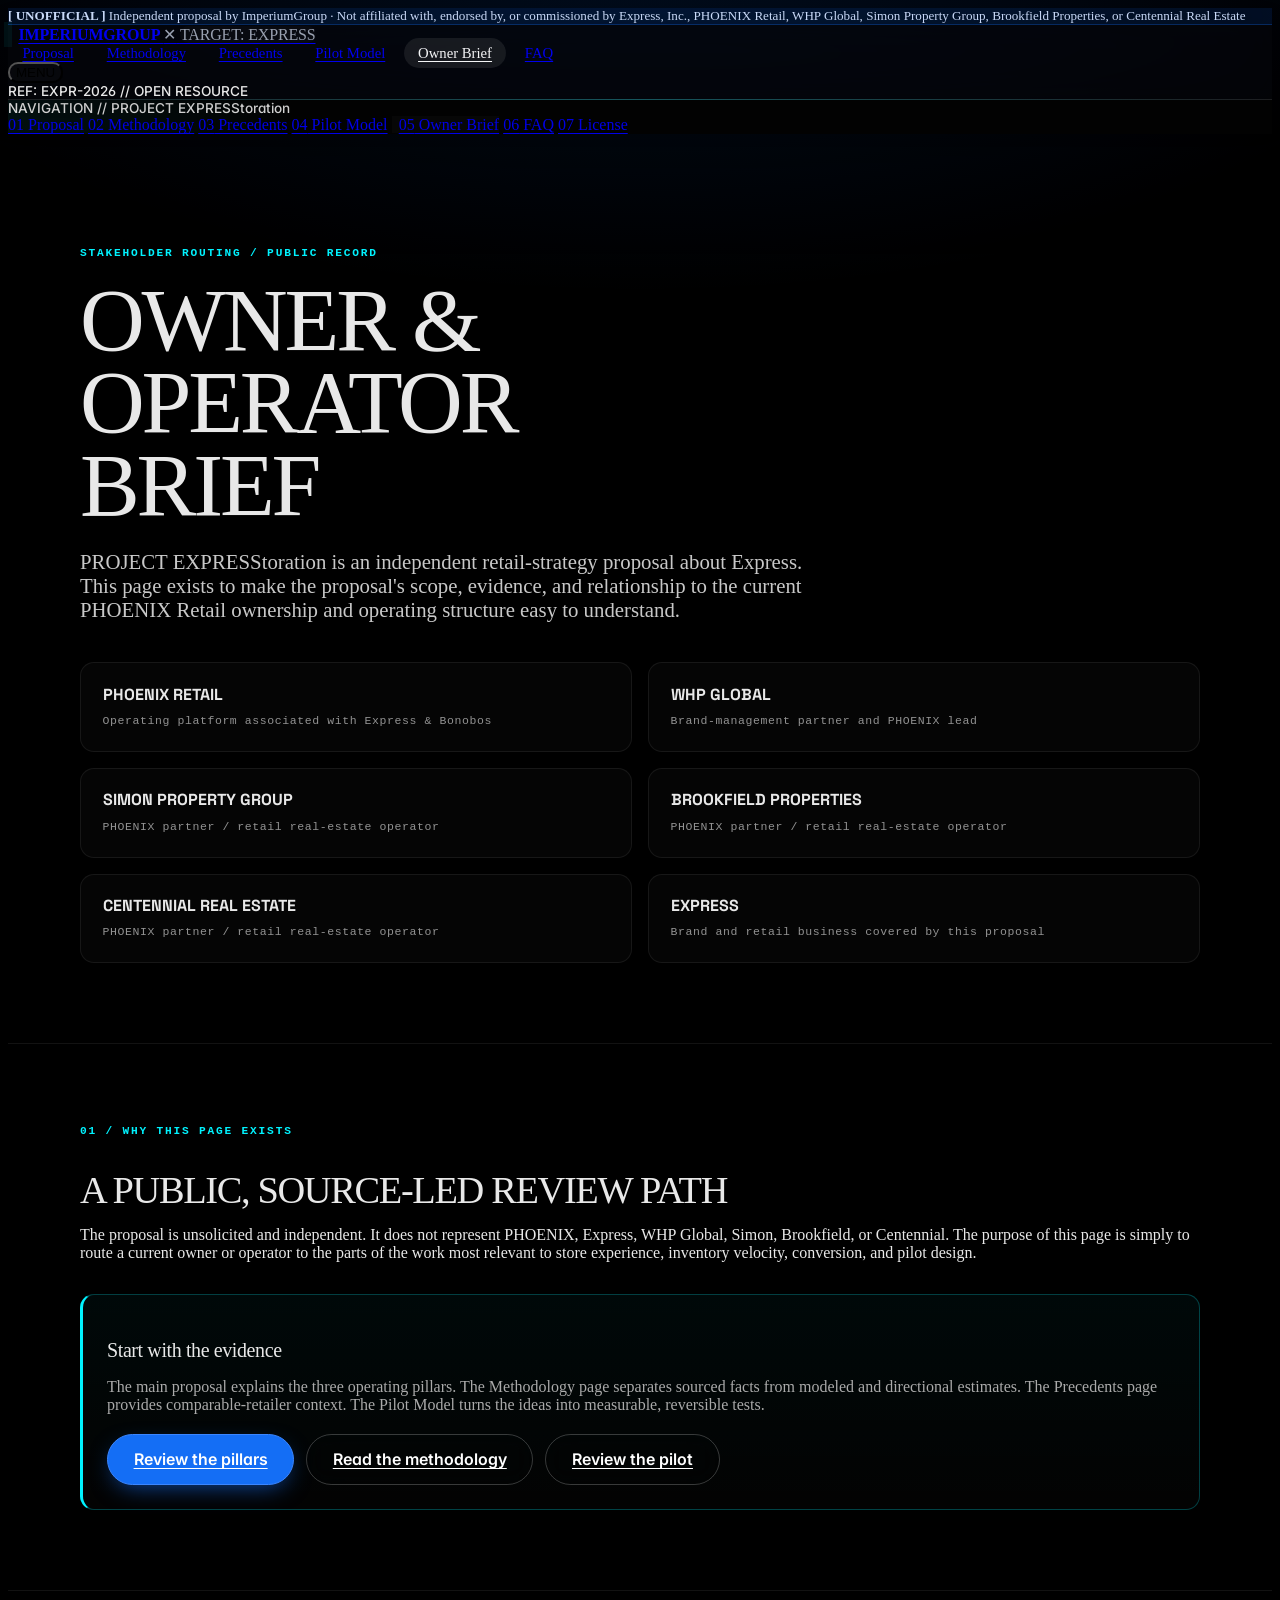
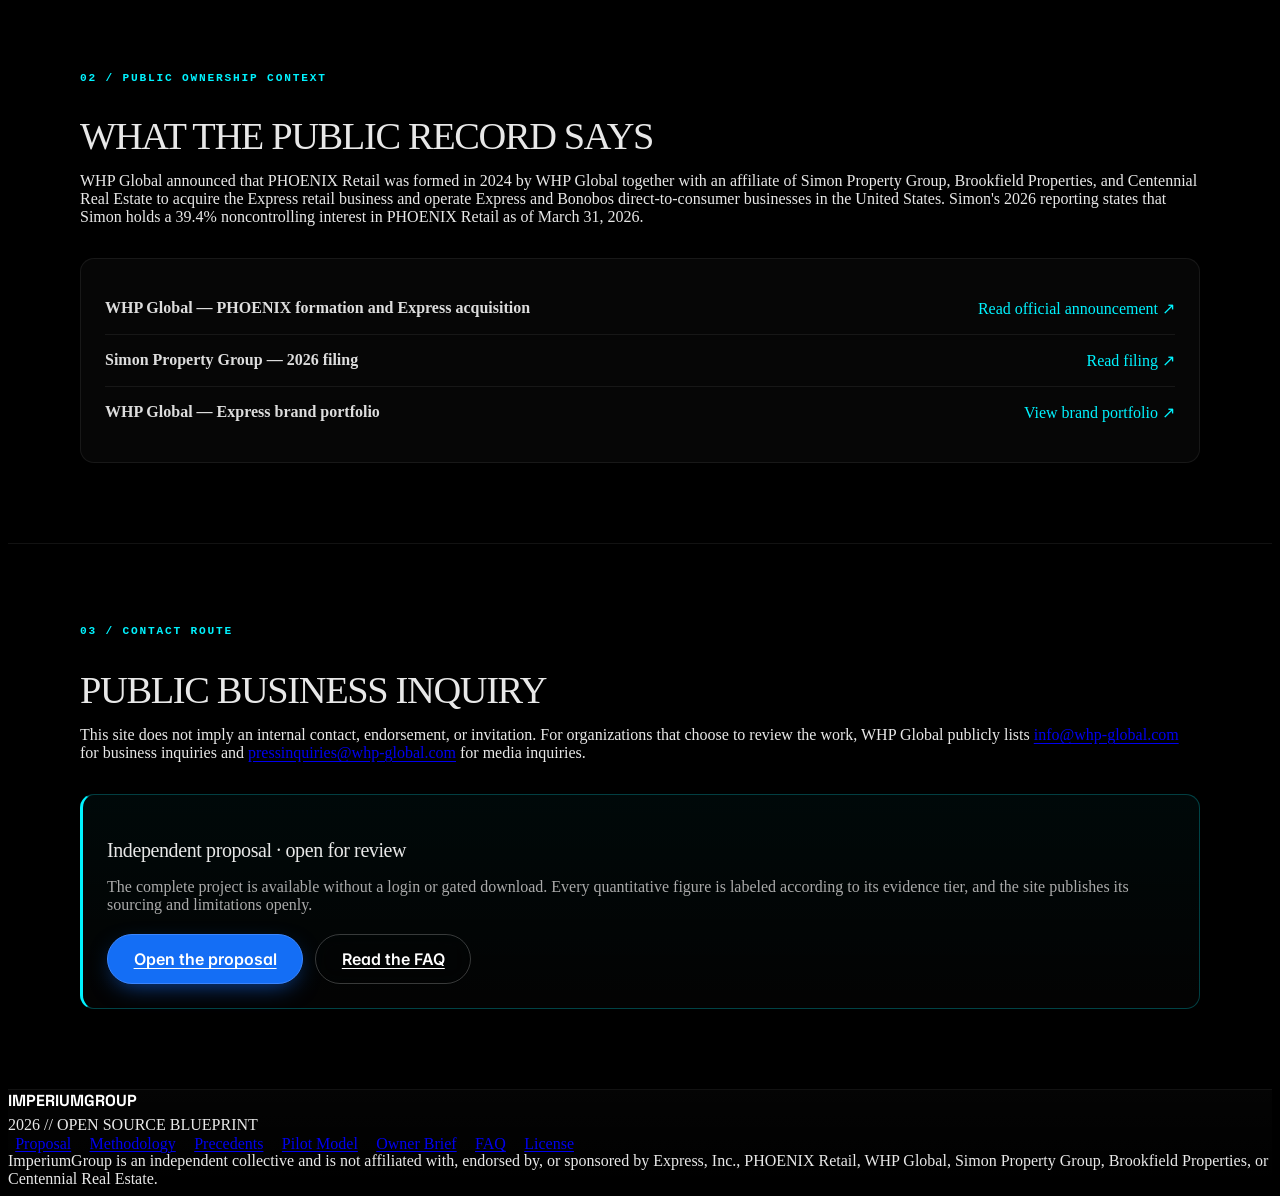
<file: owner-brief.html>
<!doctype html>
<html lang="en">
<head>
  <meta charset="utf-8">
  <meta name="viewport" content="width=device-width, initial-scale=1">
  <meta name="theme-color" content="#000000">
  <meta name="description" content="Owner and operator briefing for PROJECT EXPRESStoration: an independent retail strategy proposal for Express and the PHOENIX Retail operating platform.">
  <meta name="author" content="ImperiumGroupGlobal">
  <meta name="robots" content="index, follow, max-image-preview:large, max-snippet:-1, max-video-preview:-1">
  <link rel="canonical" href="https://project-expresstoration.pages.dev/owner-brief.html">
  <link rel="alternate" type="text/plain" href="/llms.txt" title="Machine-readable site guide">
  <meta property="og:type" content="article">
  <meta property="og:site_name" content="PROJECT EXPRESStoration">
  <meta property="og:title" content="Owner & Operator Brief | PROJECT EXPRESStoration">
  <meta property="og:description" content="A concise, source-led briefing for the organizations operating and owning the Express retail business through PHOENIX Retail.">
  <meta property="og:url" content="https://project-expresstoration.pages.dev/owner-brief.html">
  <meta name="twitter:card" content="summary">
  <meta name="twitter:title" content="Owner / Operator Brief | PROJECT EXPRESStoration">
  <meta name="twitter:description" content="Independent retail strategy proposal for Express and the PHOENIX Retail operating platform.">
  <meta http-equiv="X-UA-Compatible" content="IE=edge">
  <title>Owner &amp; Operator Brief | PROJECT EXPRESStoration</title>
  <link rel="preconnect" href="https://fonts.googleapis.com">
  <link rel="preconnect" href="https://fonts.gstatic.com" crossorigin>
  <link href="https://fonts.googleapis.com/css2?family=Inter:wght@300;400;500;600&family=Space+Grotesk:wght@300;400;500;700&display=swap" rel="stylesheet">
  <script type="application/ld+json">
  {
    "@context":"https://schema.org",
    "@graph":[
      {
        "@type":"WebPage",
        "@id":"https://project-expresstoration.pages.dev/owner-brief.html#webpage",
        "url":"https://project-expresstoration.pages.dev/owner-brief.html",
        "name":"Owner / Operator Brief | PROJECT EXPRESStoration",
        "description":"Source-led context for the organizations operating and owning the Express retail business through PHOENIX Retail.",
        "isPartOf":{"@id":"https://project-expresstoration.pages.dev/#website"},
        "about":[
          {"@type":"Organization","name":"PHOENIX Retail","url":"https://www.whp-global.com/"},
          {"@type":"Organization","name":"WHP Global","url":"https://www.whp-global.com/"},
          {"@type":"Organization","name":"Simon Property Group","url":"https://www.simon.com/"},
          {"@type":"Organization","name":"Brookfield Properties","url":"https://www.brookfieldproperties.com/"},
          {"@type":"Organization","name":"Centennial Real Estate","url":"https://www.centennialrec.com/"}
        ],
        "mainEntity":{"@id":"https://project-expresstoration.pages.dev/#website"}
      },
      {
        "@type":"WebSite",
        "@id":"https://project-expresstoration.pages.dev/#website",
        "url":"https://project-expresstoration.pages.dev/",
        "name":"PROJECT EXPRESStoration",
        "description":"Independent, open-source retail turnaround proposal for Express.",
        "inLanguage":"en"
      }
    ]
  }
  </script>
  <style data-owner-operator-inline="true">
/* PROJECT EXPRESStoration shared UI system
   Visual layer only: page content and existing behavior remain authoritative.
*/
:root {
  --surface-0: #000;
  --surface-1: #050505;
  --surface-2: #0a0a0a;
  --surface-3: #101010;
  --line-soft: rgba(255,255,255,.07);
  --line: rgba(255,255,255,.12);
  --text-strong: #fff;
  --text: #e8e8e8;
  --text-muted: #929292;
  --text-dim: #5f5f5f;
  --cyan: #00f3ff;
  --cyan-soft: rgba(0,243,255,.12);
  --red: #ff003c;
  --red-soft: rgba(255,0,60,.12);
  --shadow-xl: 0 28px 90px rgba(0,0,0,.5);
  --radius-sm: 10px;
  --radius-md: 14px;
  --ease: cubic-bezier(.2,.7,.2,1);
}

html {
  scroll-padding-top: 88px;
}

body {
  min-width: 320px;
  background:
    radial-gradient(circle at 12% -5%, rgba(0,243,255,.07), transparent 28rem),
    radial-gradient(circle at 92% 10%, rgba(255,0,60,.055), transparent 26rem),
    #000;
  color: var(--text);
}

body::before {
  content: "";
  position: fixed;
  inset: 0;
  pointer-events: none;
  z-index: -1;
  background:
    linear-gradient(90deg, transparent 49.96%, rgba(255,255,255,.018) 50%, transparent 50.04%);
  background-size: 80px 80px;
  opacity: .45;
}

::selection {
  background: var(--cyan);
  color: #000;
}

a {
  text-underline-offset: .2em;
}

.skip-link {
  position: fixed;
  top: .75rem;
  left: .75rem;
  z-index: 2000;
  padding: .75rem 1rem;
  border: 1px solid var(--cyan);
  background: #000;
  color: #fff;
  text-decoration: none;
  font: 700 .72rem/1 'Courier New', monospace;
  letter-spacing: .08em;
  text-transform: uppercase;
  transform: translateY(-150%);
  transition: transform .2s var(--ease);
}

.skip-link:focus {
  transform: translateY(0);
}

nav {
  isolation: isolate;
  box-shadow: 0 10px 36px rgba(0,0,0,.22);
}

nav::after {
  content: "";
  position: absolute;
  left: 0;
  right: 0;
  bottom: -1px;
  height: 1px;
  background: linear-gradient(90deg, transparent, rgba(0,243,255,.35), transparent);
  opacity: .75;
  pointer-events: none;
}

.brand-lockup {
  position: relative;
}

.brand-lockup::before {
  content: "";
  width: 7px;
  height: 7px;
  border-radius: 50%;
  margin-right: .65rem;
  background: var(--cyan);
  box-shadow: 0 0 0 4px rgba(0,243,255,.06), 0 0 16px rgba(0,243,255,.28);
  flex: 0 0 auto;
}

.brand-lockup .target-name {
  border-radius: var(--radius-sm);
  background: rgba(255,255,255,.018);
  transition: border-color .2s var(--ease), background .2s var(--ease), color .2s var(--ease);
}

.nav-links a {
  border-radius: 6px;
  transition: color .2s var(--ease), background .2s var(--ease);
}

.nav-links a:hover,
.nav-links a:focus-visible,
.nav-links a.current {
  color: #fff;
  background: rgba(255,255,255,.035);
}

.nav-links a.current {
  color: var(--cyan);
}

.independence-strip {
  backdrop-filter: blur(14px);
  background: rgba(4,4,4,.86);
}

.hero {
  overflow: hidden;
  isolation: isolate;
  background:
    radial-gradient(circle at 82% 24%, rgba(0,243,255,.10), transparent 26rem),
    radial-gradient(circle at 16% 74%, rgba(255,0,60,.08), transparent 24rem),
    linear-gradient(135deg, #000 0%, #070707 46%, #030303 100%) !important;
}

.hero::before {
  content: "";
  position: absolute;
  inset: 8% -10% auto auto;
  width: min(52vw, 760px);
  aspect-ratio: 1;
  border: 1px solid rgba(0,243,255,.1);
  border-radius: 50%;
  box-shadow:
    0 0 0 28px rgba(0,243,255,.015),
    0 0 0 64px rgba(0,243,255,.01);
  transform: rotate(-12deg);
  pointer-events: none;
}

.hero::after {
  content: "FIELD NOTE 01  /  OPEN REVIEW";
  position: absolute;
  right: 4rem;
  bottom: 2rem;
  color: rgba(255,255,255,.2);
  font: 700 .65rem/1 'Courier New', monospace;
  letter-spacing: .16em;
  white-space: nowrap;
  pointer-events: none;
}

.hero > div {
  position: relative;
  z-index: 1;
}

.hero h1 {
  max-width: 11ch;
  text-shadow: 0 18px 55px rgba(0,0,0,.35);
}

.hero h1 .target {
  -webkit-text-stroke-color: rgba(255,255,255,.82);
}

.hero p {
  color: #d6d6d6;
  max-width: 760px;
}

.hero-actions {
  gap: .75rem;
}

.neon-btn,
.cta-inline {
  position: relative;
  overflow: hidden;
  border-radius: var(--radius-sm);
  transition:
    color .2s var(--ease),
    background-color .2s var(--ease),
    border-color .2s var(--ease),
    box-shadow .2s var(--ease),
    transform .2s var(--ease);
}

.neon-btn::before,
.cta-inline::before {
  content: "";
  position: absolute;
  inset: 0;
  background: linear-gradient(100deg, transparent 0%, rgba(255,255,255,.09) 45%, transparent 70%);
  transform: translateX(-120%);
  transition: transform .5s var(--ease);
  pointer-events: none;
}

.neon-btn:hover::before,
.neon-btn:focus-visible::before,
.cta-inline:hover::before,
.cta-inline:focus-visible::before {
  transform: translateX(120%);
}

.neon-btn:hover,
.neon-btn:focus-visible,
.cta-inline:hover,
.cta-inline:focus-visible {
  box-shadow: 0 14px 38px rgba(0,0,0,.32);
}

.neon-btn.ghost,
.cta-inline.ghost {
  background: rgba(255,255,255,.015);
  backdrop-filter: blur(12px);
}

.terminal-dashboard {
  border-radius: var(--radius-md);
  border-color: var(--line);
  background:
    linear-gradient(180deg, rgba(255,255,255,.025), rgba(255,255,255,.012)),
    rgba(5,5,5,.78);
  box-shadow: var(--shadow-xl);
}

.terminal-dashboard::before {
  content: "SYSTEM READOUT";
  display: block;
  margin-bottom: 1.6rem;
  color: #4d4d4d;
  font: 700 .62rem/1 'Courier New', monospace;
  letter-spacing: .18em;
}

.terminal-row div {
  border-left-color: rgba(255,255,255,.09);
}

.section-container,
.metric-card,
.data-readout,
.velvet-rope-module,
.faq-item,
.tier-card,
.phase-block,
.rollback-card,
.stat-box,
.translation-box {
  border-radius: var(--radius-md);
}

.section-container {
  position: relative;
}

.section-container::before {
  content: "";
  position: absolute;
  top: 0;
  left: clamp(1.5rem, 4vw, 4rem);
  width: 44px;
  height: 1px;
  background: linear-gradient(90deg, var(--cyan), transparent);
  opacity: .5;
}

.section-heading h2,
.page-hero h1 {
  letter-spacing: -.035em;
}

.section-heading p,
.page-hero p {
  color: #a6a6a6;
}

.metric-card,
.faq-item,
.tier-card,
.phase-block,
.rollback-card,
.stat-box {
  background:
    linear-gradient(180deg, rgba(255,255,255,.028), rgba(255,255,255,.012)),
    rgba(7,7,7,.78);
  border-color: var(--line-soft);
  box-shadow: 0 12px 34px rgba(0,0,0,.16);
}

.metric-card:hover,
.faq-item:hover,
.tier-card:hover,
.phase-block:hover,
.rollback-card:hover,
.stat-box:hover {
  border-color: rgba(255,255,255,.16);
  box-shadow: 0 18px 50px rgba(0,0,0,.24);
}

.metric-card h3,
.chapter-body h3,
.case-study h3 {
  letter-spacing: -.018em;
}

.metric-card p,
.chapter-body p,
.case-study p {
  color: #b0b0b0;
}

.data-readout,
.translation-box {
  background:
    linear-gradient(180deg, rgba(255,255,255,.024), rgba(255,255,255,.008)),
    #060606;
  box-shadow: inset 0 1px 0 rgba(255,255,255,.025);
}

.data-readout {
  border-left-width: 3px;
  border-left-color: var(--cyan);
}

.translation-box {
  border-left-width: 3px;
}

.velvet-rope-module {
  background:
    radial-gradient(circle at 100% 0%, rgba(255,0,60,.06), transparent 22rem),
    linear-gradient(180deg, #111 0%, #050505 100%);
  box-shadow: var(--shadow-xl);
}

.status-badge {
  border-radius: 999px;
  background: rgba(0,243,255,.055);
}

.status-badge.red {
  background: rgba(255,0,60,.055);
}

.status-badge.white {
  background: rgba(255,255,255,.04);
}

.page-hero {
  position: relative;
  overflow: hidden;
  padding-top: clamp(5rem, 9vw, 8rem);
  padding-bottom: clamp(4rem, 7vw, 6rem);
}

.page-hero::after {
  content: "";
  position: absolute;
  width: 360px;
  height: 360px;
  right: -120px;
  top: 18%;
  border: 1px solid rgba(0,243,255,.08);
  border-radius: 50%;
  box-shadow: 0 0 0 34px rgba(0,243,255,.012), 0 0 0 70px rgba(0,243,255,.008);
  pointer-events: none;
}

.sources-list li {
  transition: padding-left .2s var(--ease), background .2s var(--ease);
  border-color: var(--line-soft);
}

.sources-list li:hover {
  padding-left: .75rem;
  background: rgba(255,255,255,.018);
}

.sources-list a {
  color: var(--cyan);
}

footer {
  background:
    linear-gradient(180deg, rgba(255,255,255,.015), transparent),
    #000;
}

footer .footer-links a {
  padding: .35rem .45rem;
  border-radius: 6px;
  transition: color .2s var(--ease), background .2s var(--ease);
}

footer .footer-links a:hover,
footer .footer-links a:focus-visible {
  background: rgba(255,255,255,.035);
}

.legal-safe-harbor {
  border-radius: var(--radius-md);
  background:
    linear-gradient(180deg, rgba(255,255,255,.02), rgba(255,255,255,.008)),
    #070707;
}

.mobile-nav-toggle {
  border-radius: var(--radius-sm);
  background: rgba(255,255,255,.02);
  backdrop-filter: blur(12px);
  transition: border-color .2s var(--ease), color .2s var(--ease), background .2s var(--ease);
}

.mobile-nav-toggle:hover,
.mobile-nav-toggle:focus-visible {
  background: rgba(0,243,255,.035);
}

.mobile-menu {
  background:
    radial-gradient(circle at 0 0, rgba(0,243,255,.06), transparent 18rem),
    rgba(4,4,4,.98);
  box-shadow: -30px 0 100px rgba(0,0,0,.55);
}

.mobile-menu a {
  transition: color .2s var(--ease), padding-left .2s var(--ease), background .2s var(--ease);
}

.mobile-menu a:hover,
.mobile-menu a:focus-visible,
.mobile-menu a.current {
  padding-left: .45rem;
  background: rgba(255,255,255,.018);
}

.scroll-progress {
  height: 2px;
  box-shadow: 0 0 16px rgba(0,243,255,.42);
}

@media (min-width: 1200px) {
  .hero {
    min-height: 88vh;
  }

  .hero h1 {
    font-size: clamp(5rem, 8.5vw, 9rem);
  }

  .section-container {
    padding-left: clamp(4rem, 6vw, 7rem);
    padding-right: clamp(4rem, 6vw, 7rem);
  }
}

@media (max-width: 1024px) {
  .hero::after {
    right: 1.5rem;
    bottom: 1rem;
  }

  .page-hero::after {
    right: -170px;
  }

  .section-container::before {
    left: 2rem;
  }
}

@media (max-width: 640px) {
  body::before {
    background-size: 56px 56px;
    opacity: .3;
  }

  .brand-lockup::before {
    width: 6px;
    height: 6px;
    margin-right: .45rem;
  }

  .hero {
    min-height: auto;
    padding-top: 4.75rem;
    padding-bottom: 4.5rem;
  }

  .hero h1 {
    max-width: 100%;
    font-size: clamp(3.2rem, 16vw, 5.4rem);
  }

  .hero::before {
    width: 110vw;
    right: -54vw;
    top: 11%;
  }

  .hero::after {
    display: none;
  }

  .terminal-dashboard {
    padding: 1.35rem;
  }

  .section-container {
    padding-left: 1.25rem !important;
    padding-right: 1.25rem !important;
  }

  .section-container::before {
    left: 1.25rem;
  }

  .metric-card,
  .faq-item,
  .stat-box {
    border-radius: 12px;
  }

  .metric-card,
  .data-readout,
  .translation-box,
  .velvet-rope-module {
    box-shadow: none;
  }

  .neon-btn,
  .cta-inline {
    width: 100%;
    margin-left: 0 !important;
    margin-right: 0 !important;
    text-align: center;
  }

  .hero-actions {
    align-items: stretch;
  }

  .page-hero::after {
    width: 240px;
    height: 240px;
    right: -130px;
  }
}

@media (prefers-reduced-motion: reduce) {
  *,
  *::before,
  *::after {
    scroll-behavior: auto !important;
    animation-duration: .001ms !important;
    animation-iteration-count: 1 !important;
    transition-duration: .001ms !important;
  }
}

/* Stakeholder brief */
.brief-wrap{max-width:1120px;margin:0 auto;padding:0 1.5rem}
.brief-hero{padding:7rem 0 5rem;border-bottom:1px solid var(--line-soft)}
.brief-hero h1{font-size:clamp(3rem,7vw,6.5rem);line-height:.92;max-width:9ch;margin:0 0 1.5rem}
.brief-hero p{max-width:760px;font-size:clamp(1.05rem,1.7vw,1.3rem);color:#c8c8c8}
.brief-kicker{font:700 .7rem/1.3 "Courier New",monospace;letter-spacing:.16em;color:var(--cyan);text-transform:uppercase;margin-bottom:1.15rem}
.stakeholder-grid{display:grid;grid-template-columns:repeat(2,minmax(0,1fr));gap:1rem;margin:2.5rem 0 0}
.stakeholder{border:1px solid var(--line-soft);border-radius:14px;background:rgba(255,255,255,.018);padding:1.35rem;transition:border-color .2s ease,transform .2s ease,background .2s ease}
.stakeholder:hover{border-color:rgba(0,243,255,.22);transform:translateY(-2px);background:rgba(0,243,255,.018)}
.stakeholder strong{display:block;font:700 1rem/1.25 "Space Grotesk",sans-serif;text-transform:uppercase}
.stakeholder span{display:block;color:var(--text-muted);font:.72rem/1.5 "Courier New",monospace;letter-spacing:.05em;margin-top:.45rem}
.brief-section{padding:5rem 0;border-bottom:1px solid var(--line-soft)}
.brief-section h2{font-size:clamp(1.8rem,3vw,2.8rem);margin-bottom:1rem}
.brief-section>p{max-width:800px;color:#aaa}
.source-panel{margin-top:2rem;border:1px solid var(--line-soft);border-radius:14px;background:#060606;padding:1.5rem}
.source-panel a{color:var(--cyan);text-decoration:none}
.source-panel a:hover,.source-panel a:focus-visible{text-decoration:underline}
.source-row{display:flex;justify-content:space-between;gap:1.5rem;padding:1rem 0;border-bottom:1px solid #171717;flex-wrap:wrap}
.source-row:last-child{border-bottom:0}
.source-name{color:#ddd;font-weight:600}
.review-box{margin-top:2rem;border:1px solid rgba(0,243,255,.25);border-left:3px solid var(--cyan);border-radius:14px;background:linear-gradient(180deg,rgba(0,243,255,.035),rgba(255,255,255,.01));padding:1.5rem}
.review-box h3{font-size:1.25rem;margin-bottom:.75rem}
.review-box p{color:#aaa}
.review-links{display:flex;gap:.75rem;flex-wrap:wrap;margin-top:1.25rem}
.review-links .cta-inline{margin-top:0;margin-right:0}
@media(max-width:1024px){.brief-hero{padding-top:5rem}.brief-wrap{padding:0 1rem}}
@media(max-width:700px){
  .stakeholder-grid{grid-template-columns:1fr}
  .review-links .cta-inline{width:100%;text-align:center}
}

  </style>
    <link rel="stylesheet" href="assets/design.css">
</head>
<body>
<a class="skip-link" href="#main-content">Skip to content</a>
<div class="independence-strip"><strong>[ UNOFFICIAL ]</strong> Independent proposal by ImperiumGroup · Not affiliated with, endorsed by, or commissioned by Express, Inc., PHOENIX Retail, WHP Global, Simon Property Group, Brookfield Properties, or Centennial Real Estate</div>
<nav aria-label="Primary">
  <a href="index.html" class="brand-lockup">IMPERIUMGROUP <span class="divider">✕</span> <span class="target-name">TARGET: EXPRESS</span></a>
  <div class="nav-links" aria-label="Primary navigation">
    <a href="index.html#initiatives">Proposal</a>
    <a href="methodology.html">Methodology</a>
    <a href="precedents.html">Precedents</a>
    <a href="pilot-program.html">Pilot Model</a>
    <a href="owner-brief.html" class="current" aria-current="page">Owner Brief</a>
    <a href="faq.html">FAQ</a>
  </div>
  <button class="mobile-nav-toggle" type="button" aria-expanded="false" aria-controls="mobile-menu" aria-label="Open navigation">MENU</button>
  <div class="terminal-header-text">REF: EXPR-2026 // OPEN RESOURCE</div>
</nav>
<div class="mobile-menu-backdrop" aria-hidden="true"></div>
<aside id="mobile-menu" class="mobile-menu" tabindex="-1" aria-label="Mobile navigation">
  <div class="menu-kicker">NAVIGATION // PROJECT EXPRESStoration</div>
  <a href="index.html"><span>01</span> Proposal</a>
  <a href="methodology.html"><span>02</span> Methodology</a>
  <a href="precedents.html"><span>03</span> Precedents</a>
  <a href="pilot-program.html"><span>04</span> Pilot Model</a>
  <a href="owner-brief.html" class="current"><span>05</span> Owner Brief</a>
  <a href="faq.html"><span>06</span> FAQ</a>
  <a href="license.html"><span>07</span> License</a>
</aside>

<main id="main-content">
  <header class="brief-hero">
    <div class="brief-wrap">
      <div class="brief-kicker">Stakeholder routing / public record</div>
      <h1>OWNER &<br>OPERATOR<br>BRIEF</h1>
      <p>PROJECT EXPRESStoration is an independent retail-strategy proposal about Express. This page exists to make the proposal's scope, evidence, and relationship to the current PHOENIX Retail ownership and operating structure easy to understand.</p>
      <div class="stakeholder-grid">
        <div class="stakeholder"><strong>PHOENIX RETAIL</strong><span>Operating platform associated with Express & Bonobos</span></div>
        <div class="stakeholder"><strong>WHP GLOBAL</strong><span>Brand-management partner and PHOENIX lead</span></div>
        <div class="stakeholder"><strong>SIMON PROPERTY GROUP</strong><span>PHOENIX partner / retail real-estate operator</span></div>
        <div class="stakeholder"><strong>BROOKFIELD PROPERTIES</strong><span>PHOENIX partner / retail real-estate operator</span></div>
        <div class="stakeholder"><strong>CENTENNIAL REAL ESTATE</strong><span>PHOENIX partner / retail real-estate operator</span></div>
        <div class="stakeholder"><strong>EXPRESS</strong><span>Brand and retail business covered by this proposal</span></div>
      </div>
    </div>
  </header>

  <section class="brief-section">
    <div class="brief-wrap">
      <div class="brief-kicker">01 / Why this page exists</div>
      <h2>A PUBLIC, SOURCE-LED REVIEW PATH</h2>
      <p>The proposal is unsolicited and independent. It does not represent PHOENIX, Express, WHP Global, Simon, Brookfield, or Centennial. The purpose of this page is simply to route a current owner or operator to the parts of the work most relevant to store experience, inventory velocity, conversion, and pilot design.</p>
      <div class="review-box">
        <h3>Start with the evidence</h3>
        <p>The main proposal explains the three operating pillars. The Methodology page separates sourced facts from modeled and directional estimates. The Precedents page provides comparable-retailer context. The Pilot Model turns the ideas into measurable, reversible tests.</p>
        <div class="review-links">
          <a class="cta-inline" href="index.html#initiatives">Review the pillars</a>
          <a class="cta-inline ghost" href="methodology.html">Read the methodology</a>
          <a class="cta-inline ghost" href="pilot-program.html">Review the pilot</a>
        </div>
      </div>
    </div>
  </section>

  <section class="brief-section">
    <div class="brief-wrap">
      <div class="brief-kicker">02 / Public ownership context</div>
      <h2>WHAT THE PUBLIC RECORD SAYS</h2>
      <p>WHP Global announced that PHOENIX Retail was formed in 2024 by WHP Global together with an affiliate of Simon Property Group, Brookfield Properties, and Centennial Real Estate to acquire the Express retail business and operate Express and Bonobos direct-to-consumer businesses in the United States. Simon's 2026 reporting states that Simon holds a 39.4% noncontrolling interest in PHOENIX Retail as of March 31, 2026.</p>
      <div class="source-panel">
        <div class="source-row">
          <span class="source-name">WHP Global — PHOENIX formation and Express acquisition</span>
          <a href="https://www.whp-global.com/blogs/brand-news/phoenix-new-joint-venture-led-by-whp-global-receives-court-approval-to-acquire-operations-of-express-retail-company" target="_blank" rel="noopener noreferrer">Read official announcement ↗</a>
        </div>
        <div class="source-row">
          <span class="source-name">Simon Property Group — 2026 filing</span>
          <a href="https://annualmeeting.simon.com/static-files/8f51051c-3e57-4e9b-9a8c-e5d9c109c483" target="_blank" rel="noopener noreferrer">Read filing ↗</a>
        </div>
        <div class="source-row">
          <span class="source-name">WHP Global — Express brand portfolio</span>
          <a href="https://www.whp-global.com/pages/brands" target="_blank" rel="noopener noreferrer">View brand portfolio ↗</a>
        </div>
      </div>
    </div>
  </section>

  <section class="brief-section">
    <div class="brief-wrap">
      <div class="brief-kicker">03 / Contact route</div>
      <h2>PUBLIC BUSINESS INQUIRY</h2>
      <p>This site does not imply an internal contact, endorsement, or invitation. For organizations that choose to review the work, WHP Global publicly lists <a href="mailto:info@whp-global.com">info@whp-global.com</a> for business inquiries and <a href="mailto:pressinquiries@whp-global.com">pressinquiries@whp-global.com</a> for media inquiries.</p>
      <div class="review-box">
        <h3>Independent proposal · open for review</h3>
        <p>The complete project is available without a login or gated download. Every quantitative figure is labeled according to its evidence tier, and the site publishes its sourcing and limitations openly.</p>
        <div class="review-links">
          <a class="cta-inline" href="index.html">Open the proposal</a>
          <a class="cta-inline ghost" href="faq.html#licensing">Read the FAQ</a>
        </div>
      </div>
    </div>
  </section>
</main>

<footer>
  <div class="footer-brand">
    <span style="font-family:'Space Grotesk',sans-serif;font-weight:bold;color:#fff;font-size:1rem;">IMPERIUMGROUP</span><br>
    <span style="margin-top:5px;display:inline-block;">2026 // OPEN SOURCE BLUEPRINT</span>
  </div>
  <div class="footer-links">
    <a href="index.html">Proposal</a>
    <a href="methodology.html">Methodology</a>
    <a href="precedents.html">Precedents</a>
    <a href="pilot-program.html">Pilot Model</a>
    <a href="owner-brief.html">Owner Brief</a>
    <a href="faq.html">FAQ</a>
    <a href="license.html">License</a>
  </div>
  <div class="footer-disclaimer">ImperiumGroup is an independent collective and is not affiliated with, endorsed by, or sponsored by Express, Inc., PHOENIX Retail, WHP Global, Simon Property Group, Brookfield Properties, or Centennial Real Estate.</div>
</footer>

<script>
(() => {
  const menu=document.querySelector('.mobile-menu');
  const backdrop=document.querySelector('.mobile-menu-backdrop');
  const toggle=document.querySelector('.mobile-nav-toggle');
  const setMenu=(open)=>{
    if(!menu||!backdrop||!toggle)return;
    menu.classList.toggle('open',open);
    backdrop.classList.toggle('open',open);
    document.body.classList.toggle('menu-open',open);
    toggle.setAttribute('aria-expanded',String(open));
    toggle.setAttribute('aria-label',open?'Close navigation':'Open navigation');
    if(open)menu.focus();
  };
  if(toggle)toggle.addEventListener('click',()=>setMenu(!menu.classList.contains('open')));
  if(backdrop)backdrop.addEventListener('click',()=>setMenu(false));
  if(menu)menu.querySelectorAll('a').forEach(a=>a.addEventListener('click',()=>setMenu(false)));
  document.addEventListener('keydown',e=>{if(e.key==='Escape')setMenu(false)});
})();
</script>
</body>
</html>
</file>
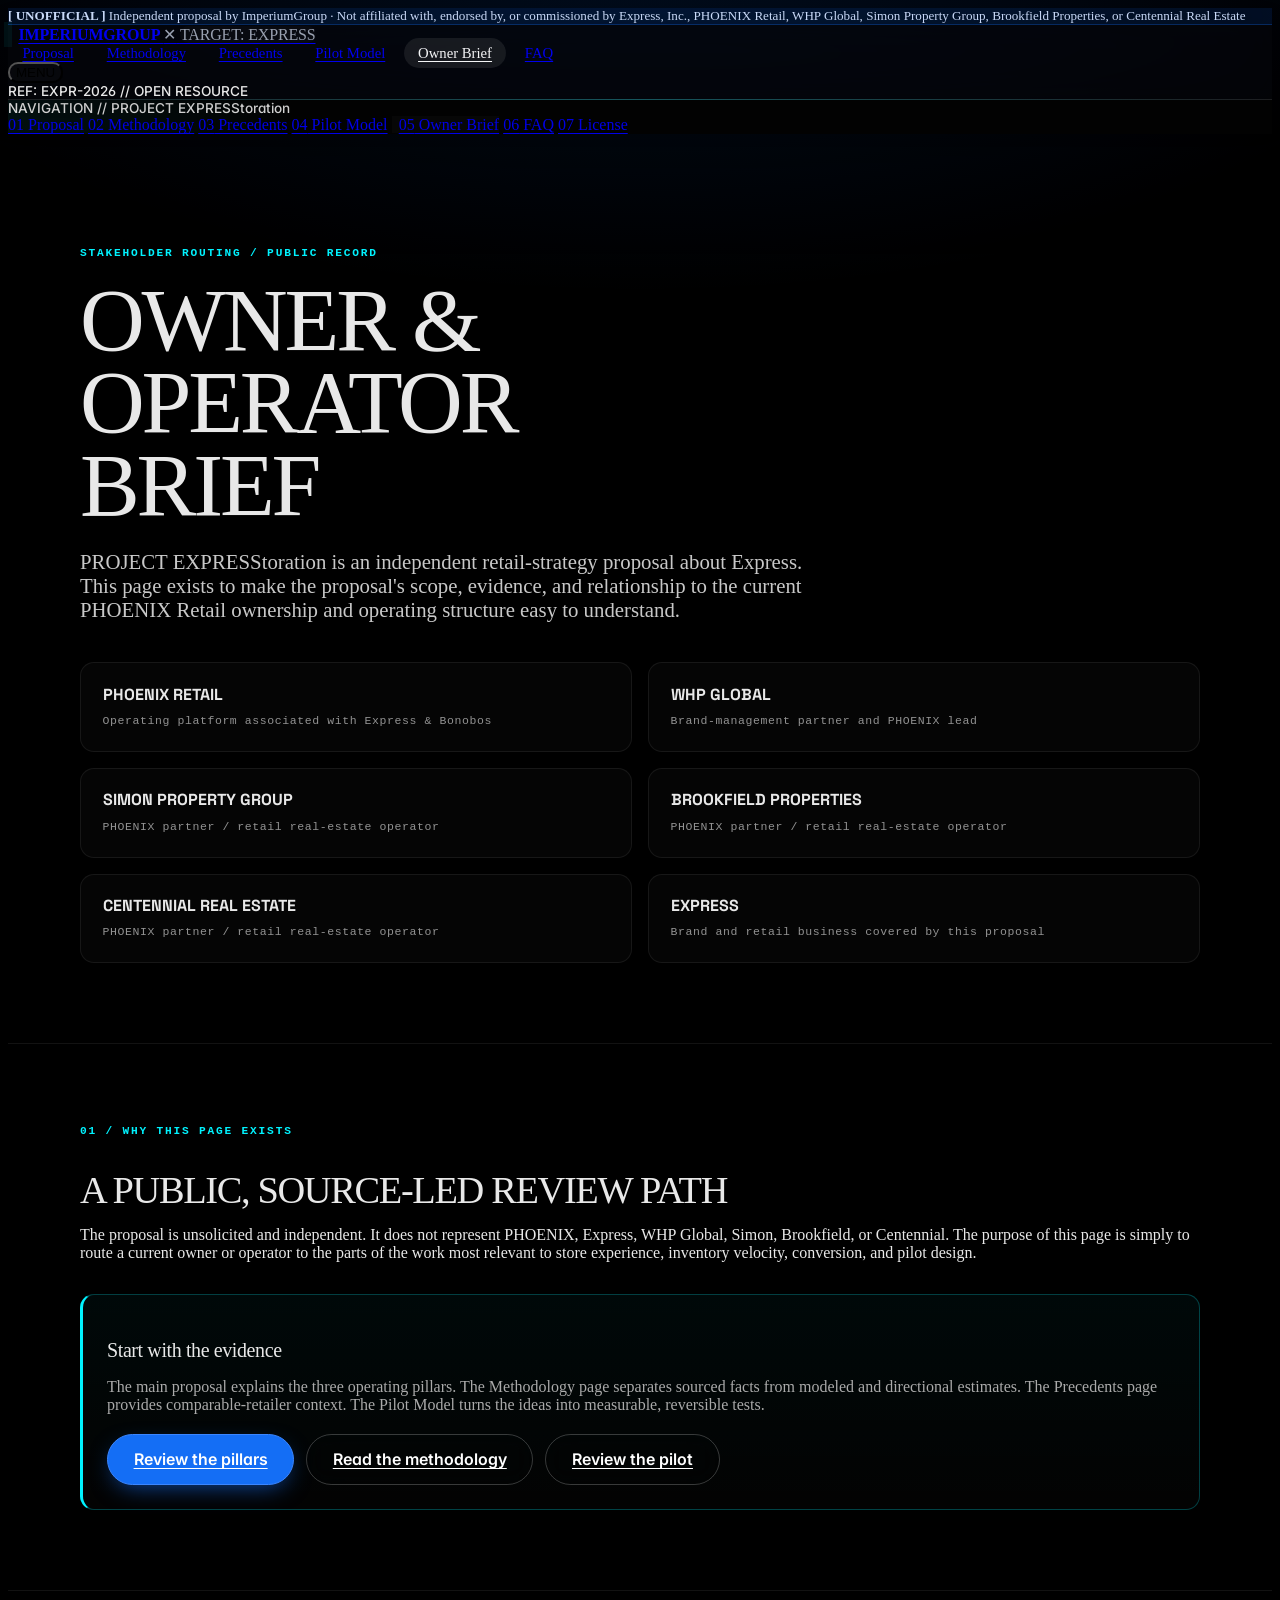
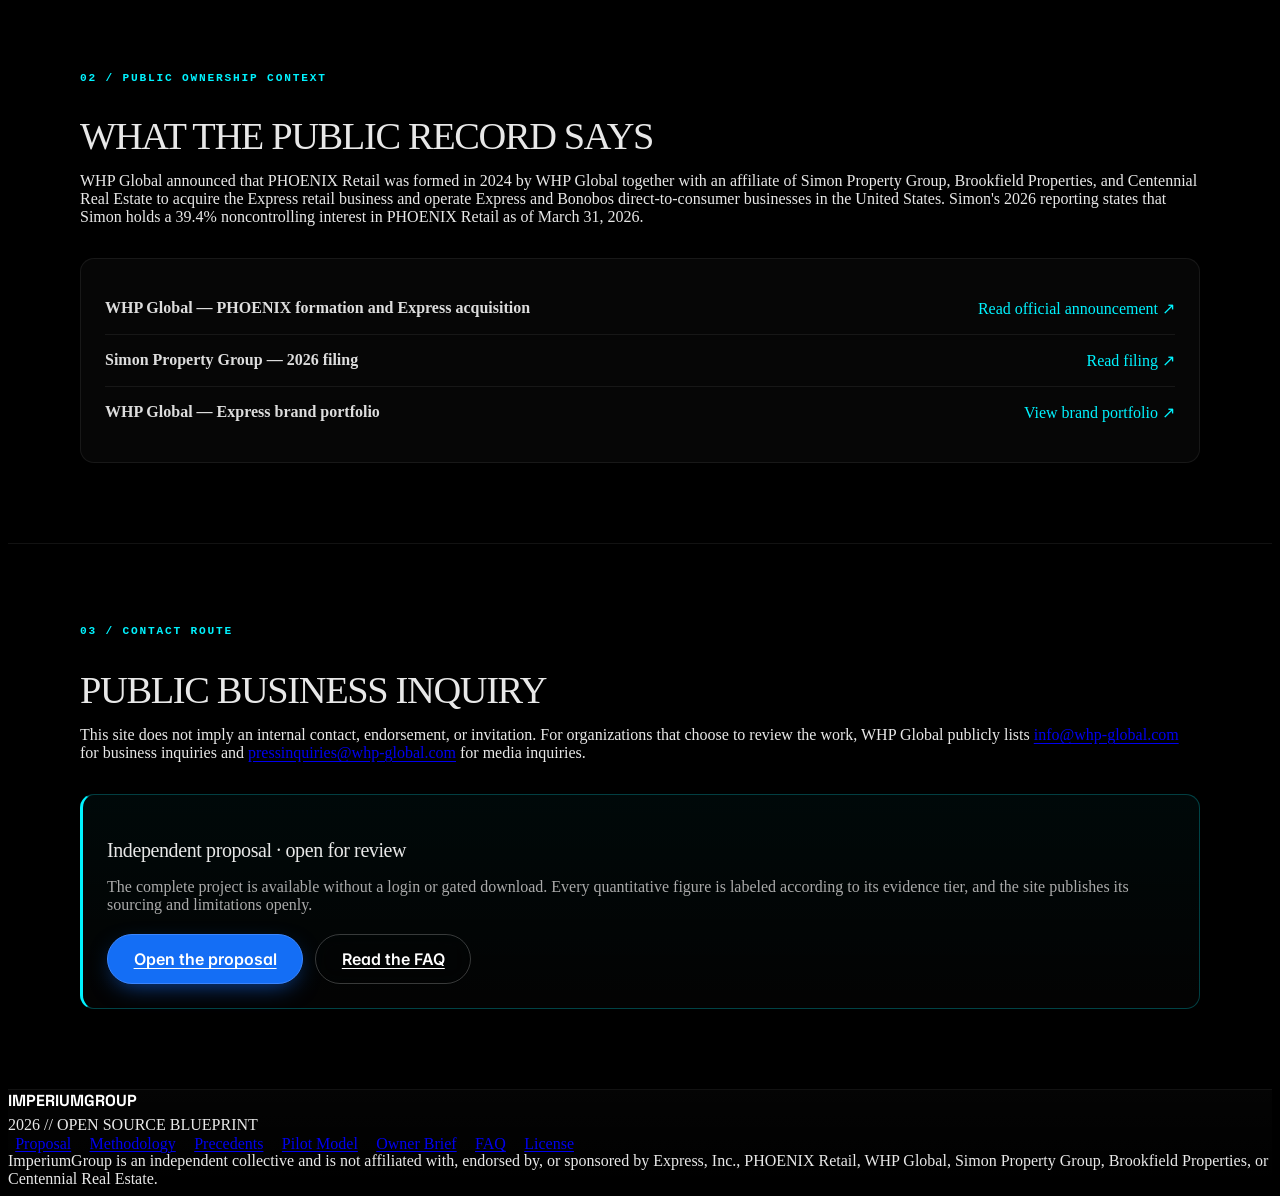
<file: owner-operator-brief.html>
<!doctype html>
<html lang="en">
<head>
  <meta charset="utf-8">
  <meta name="viewport" content="width=device-width, initial-scale=1">
  <meta name="theme-color" content="#000000">
  <meta name="description" content="Owner and operator briefing for PROJECT EXPRESStoration: an independent retail strategy proposal for Express and the PHOENIX Retail operating platform.">
  <meta name="author" content="ImperiumGroupGlobal">
  <meta name="robots" content="index, follow, max-image-preview:large, max-snippet:-1, max-video-preview:-1">
  <link rel="canonical" href="https://project-expresstoration.pages.dev/owner-operator-brief.html">
  <link rel="alternate" type="text/plain" href="/llms.txt" title="Machine-readable site guide">
  <meta property="og:type" content="article">
  <meta property="og:site_name" content="PROJECT EXPRESStoration">
  <meta property="og:title" content="Owner & Operator Brief | PROJECT EXPRESStoration">
  <meta property="og:description" content="A concise, source-led briefing for the organizations operating and owning the Express retail business through PHOENIX Retail.">
  <meta property="og:url" content="https://project-expresstoration.pages.dev/owner-operator-brief.html">
  <meta name="twitter:card" content="summary">
  <meta name="twitter:title" content="Owner / Operator Brief | PROJECT EXPRESStoration">
  <meta name="twitter:description" content="Independent retail strategy proposal for Express and the PHOENIX Retail operating platform.">
  <meta http-equiv="X-UA-Compatible" content="IE=edge">
  <title>Owner &amp; Operator Brief | PROJECT EXPRESStoration</title>
  <link rel="preconnect" href="https://fonts.googleapis.com">
  <link rel="preconnect" href="https://fonts.gstatic.com" crossorigin>
  <link href="https://fonts.googleapis.com/css2?family=Inter:wght@300;400;500;600&family=Space+Grotesk:wght@300;400;500;700&display=swap" rel="stylesheet">
  <script type="application/ld+json">
  {
    "@context":"https://schema.org",
    "@graph":[
      {
        "@type":"WebPage",
        "@id":"https://project-expresstoration.pages.dev/owner-operator-brief.html#webpage",
        "url":"https://project-expresstoration.pages.dev/owner-operator-brief.html",
        "name":"Owner / Operator Brief | PROJECT EXPRESStoration",
        "description":"Source-led context for the organizations operating and owning the Express retail business through PHOENIX Retail.",
        "isPartOf":{"@id":"https://project-expresstoration.pages.dev/#website"},
        "about":[
          {"@type":"Organization","name":"PHOENIX Retail","url":"https://www.whp-global.com/"},
          {"@type":"Organization","name":"WHP Global","url":"https://www.whp-global.com/"},
          {"@type":"Organization","name":"Simon Property Group","url":"https://www.simon.com/"},
          {"@type":"Organization","name":"Brookfield Properties","url":"https://www.brookfieldproperties.com/"},
          {"@type":"Organization","name":"Centennial Real Estate","url":"https://www.centennialrec.com/"}
        ],
        "mainEntity":{"@id":"https://project-expresstoration.pages.dev/#website"}
      },
      {
        "@type":"WebSite",
        "@id":"https://project-expresstoration.pages.dev/#website",
        "url":"https://project-expresstoration.pages.dev/",
        "name":"PROJECT EXPRESStoration",
        "description":"Independent, open-source retail turnaround proposal for Express.",
        "inLanguage":"en"
      }
    ]
  }
  </script>
  <style data-owner-operator-inline="true">
/* PROJECT EXPRESStoration shared UI system
   Visual layer only: page content and existing behavior remain authoritative.
*/
:root {
  --surface-0: #000;
  --surface-1: #050505;
  --surface-2: #0a0a0a;
  --surface-3: #101010;
  --line-soft: rgba(255,255,255,.07);
  --line: rgba(255,255,255,.12);
  --text-strong: #fff;
  --text: #e8e8e8;
  --text-muted: #929292;
  --text-dim: #5f5f5f;
  --cyan: #00f3ff;
  --cyan-soft: rgba(0,243,255,.12);
  --red: #ff003c;
  --red-soft: rgba(255,0,60,.12);
  --shadow-xl: 0 28px 90px rgba(0,0,0,.5);
  --radius-sm: 10px;
  --radius-md: 14px;
  --ease: cubic-bezier(.2,.7,.2,1);
}

html {
  scroll-padding-top: 88px;
}

body {
  min-width: 320px;
  background:
    radial-gradient(circle at 12% -5%, rgba(0,243,255,.07), transparent 28rem),
    radial-gradient(circle at 92% 10%, rgba(255,0,60,.055), transparent 26rem),
    #000;
  color: var(--text);
}

body::before {
  content: "";
  position: fixed;
  inset: 0;
  pointer-events: none;
  z-index: -1;
  background:
    linear-gradient(90deg, transparent 49.96%, rgba(255,255,255,.018) 50%, transparent 50.04%);
  background-size: 80px 80px;
  opacity: .45;
}

::selection {
  background: var(--cyan);
  color: #000;
}

a {
  text-underline-offset: .2em;
}

.skip-link {
  position: fixed;
  top: .75rem;
  left: .75rem;
  z-index: 2000;
  padding: .75rem 1rem;
  border: 1px solid var(--cyan);
  background: #000;
  color: #fff;
  text-decoration: none;
  font: 700 .72rem/1 'Courier New', monospace;
  letter-spacing: .08em;
  text-transform: uppercase;
  transform: translateY(-150%);
  transition: transform .2s var(--ease);
}

.skip-link:focus {
  transform: translateY(0);
}

nav {
  isolation: isolate;
  box-shadow: 0 10px 36px rgba(0,0,0,.22);
}

nav::after {
  content: "";
  position: absolute;
  left: 0;
  right: 0;
  bottom: -1px;
  height: 1px;
  background: linear-gradient(90deg, transparent, rgba(0,243,255,.35), transparent);
  opacity: .75;
  pointer-events: none;
}

.brand-lockup {
  position: relative;
}

.brand-lockup::before {
  content: "";
  width: 7px;
  height: 7px;
  border-radius: 50%;
  margin-right: .65rem;
  background: var(--cyan);
  box-shadow: 0 0 0 4px rgba(0,243,255,.06), 0 0 16px rgba(0,243,255,.28);
  flex: 0 0 auto;
}

.brand-lockup .target-name {
  border-radius: var(--radius-sm);
  background: rgba(255,255,255,.018);
  transition: border-color .2s var(--ease), background .2s var(--ease), color .2s var(--ease);
}

.nav-links a {
  border-radius: 6px;
  transition: color .2s var(--ease), background .2s var(--ease);
}

.nav-links a:hover,
.nav-links a:focus-visible,
.nav-links a.current {
  color: #fff;
  background: rgba(255,255,255,.035);
}

.nav-links a.current {
  color: var(--cyan);
}

.independence-strip {
  backdrop-filter: blur(14px);
  background: rgba(4,4,4,.86);
}

.hero {
  overflow: hidden;
  isolation: isolate;
  background:
    radial-gradient(circle at 82% 24%, rgba(0,243,255,.10), transparent 26rem),
    radial-gradient(circle at 16% 74%, rgba(255,0,60,.08), transparent 24rem),
    linear-gradient(135deg, #000 0%, #070707 46%, #030303 100%) !important;
}

.hero::before {
  content: "";
  position: absolute;
  inset: 8% -10% auto auto;
  width: min(52vw, 760px);
  aspect-ratio: 1;
  border: 1px solid rgba(0,243,255,.1);
  border-radius: 50%;
  box-shadow:
    0 0 0 28px rgba(0,243,255,.015),
    0 0 0 64px rgba(0,243,255,.01);
  transform: rotate(-12deg);
  pointer-events: none;
}

.hero::after {
  content: "FIELD NOTE 01  /  OPEN REVIEW";
  position: absolute;
  right: 4rem;
  bottom: 2rem;
  color: rgba(255,255,255,.2);
  font: 700 .65rem/1 'Courier New', monospace;
  letter-spacing: .16em;
  white-space: nowrap;
  pointer-events: none;
}

.hero > div {
  position: relative;
  z-index: 1;
}

.hero h1 {
  max-width: 11ch;
  text-shadow: 0 18px 55px rgba(0,0,0,.35);
}

.hero h1 .target {
  -webkit-text-stroke-color: rgba(255,255,255,.82);
}

.hero p {
  color: #d6d6d6;
  max-width: 760px;
}

.hero-actions {
  gap: .75rem;
}

.neon-btn,
.cta-inline {
  position: relative;
  overflow: hidden;
  border-radius: var(--radius-sm);
  transition:
    color .2s var(--ease),
    background-color .2s var(--ease),
    border-color .2s var(--ease),
    box-shadow .2s var(--ease),
    transform .2s var(--ease);
}

.neon-btn::before,
.cta-inline::before {
  content: "";
  position: absolute;
  inset: 0;
  background: linear-gradient(100deg, transparent 0%, rgba(255,255,255,.09) 45%, transparent 70%);
  transform: translateX(-120%);
  transition: transform .5s var(--ease);
  pointer-events: none;
}

.neon-btn:hover::before,
.neon-btn:focus-visible::before,
.cta-inline:hover::before,
.cta-inline:focus-visible::before {
  transform: translateX(120%);
}

.neon-btn:hover,
.neon-btn:focus-visible,
.cta-inline:hover,
.cta-inline:focus-visible {
  box-shadow: 0 14px 38px rgba(0,0,0,.32);
}

.neon-btn.ghost,
.cta-inline.ghost {
  background: rgba(255,255,255,.015);
  backdrop-filter: blur(12px);
}

.terminal-dashboard {
  border-radius: var(--radius-md);
  border-color: var(--line);
  background:
    linear-gradient(180deg, rgba(255,255,255,.025), rgba(255,255,255,.012)),
    rgba(5,5,5,.78);
  box-shadow: var(--shadow-xl);
}

.terminal-dashboard::before {
  content: "SYSTEM READOUT";
  display: block;
  margin-bottom: 1.6rem;
  color: #4d4d4d;
  font: 700 .62rem/1 'Courier New', monospace;
  letter-spacing: .18em;
}

.terminal-row div {
  border-left-color: rgba(255,255,255,.09);
}

.section-container,
.metric-card,
.data-readout,
.velvet-rope-module,
.faq-item,
.tier-card,
.phase-block,
.rollback-card,
.stat-box,
.translation-box {
  border-radius: var(--radius-md);
}

.section-container {
  position: relative;
}

.section-container::before {
  content: "";
  position: absolute;
  top: 0;
  left: clamp(1.5rem, 4vw, 4rem);
  width: 44px;
  height: 1px;
  background: linear-gradient(90deg, var(--cyan), transparent);
  opacity: .5;
}

.section-heading h2,
.page-hero h1 {
  letter-spacing: -.035em;
}

.section-heading p,
.page-hero p {
  color: #a6a6a6;
}

.metric-card,
.faq-item,
.tier-card,
.phase-block,
.rollback-card,
.stat-box {
  background:
    linear-gradient(180deg, rgba(255,255,255,.028), rgba(255,255,255,.012)),
    rgba(7,7,7,.78);
  border-color: var(--line-soft);
  box-shadow: 0 12px 34px rgba(0,0,0,.16);
}

.metric-card:hover,
.faq-item:hover,
.tier-card:hover,
.phase-block:hover,
.rollback-card:hover,
.stat-box:hover {
  border-color: rgba(255,255,255,.16);
  box-shadow: 0 18px 50px rgba(0,0,0,.24);
}

.metric-card h3,
.chapter-body h3,
.case-study h3 {
  letter-spacing: -.018em;
}

.metric-card p,
.chapter-body p,
.case-study p {
  color: #b0b0b0;
}

.data-readout,
.translation-box {
  background:
    linear-gradient(180deg, rgba(255,255,255,.024), rgba(255,255,255,.008)),
    #060606;
  box-shadow: inset 0 1px 0 rgba(255,255,255,.025);
}

.data-readout {
  border-left-width: 3px;
  border-left-color: var(--cyan);
}

.translation-box {
  border-left-width: 3px;
}

.velvet-rope-module {
  background:
    radial-gradient(circle at 100% 0%, rgba(255,0,60,.06), transparent 22rem),
    linear-gradient(180deg, #111 0%, #050505 100%);
  box-shadow: var(--shadow-xl);
}

.status-badge {
  border-radius: 999px;
  background: rgba(0,243,255,.055);
}

.status-badge.red {
  background: rgba(255,0,60,.055);
}

.status-badge.white {
  background: rgba(255,255,255,.04);
}

.page-hero {
  position: relative;
  overflow: hidden;
  padding-top: clamp(5rem, 9vw, 8rem);
  padding-bottom: clamp(4rem, 7vw, 6rem);
}

.page-hero::after {
  content: "";
  position: absolute;
  width: 360px;
  height: 360px;
  right: -120px;
  top: 18%;
  border: 1px solid rgba(0,243,255,.08);
  border-radius: 50%;
  box-shadow: 0 0 0 34px rgba(0,243,255,.012), 0 0 0 70px rgba(0,243,255,.008);
  pointer-events: none;
}

.sources-list li {
  transition: padding-left .2s var(--ease), background .2s var(--ease);
  border-color: var(--line-soft);
}

.sources-list li:hover {
  padding-left: .75rem;
  background: rgba(255,255,255,.018);
}

.sources-list a {
  color: var(--cyan);
}

footer {
  background:
    linear-gradient(180deg, rgba(255,255,255,.015), transparent),
    #000;
}

footer .footer-links a {
  padding: .35rem .45rem;
  border-radius: 6px;
  transition: color .2s var(--ease), background .2s var(--ease);
}

footer .footer-links a:hover,
footer .footer-links a:focus-visible {
  background: rgba(255,255,255,.035);
}

.legal-safe-harbor {
  border-radius: var(--radius-md);
  background:
    linear-gradient(180deg, rgba(255,255,255,.02), rgba(255,255,255,.008)),
    #070707;
}

.mobile-nav-toggle {
  border-radius: var(--radius-sm);
  background: rgba(255,255,255,.02);
  backdrop-filter: blur(12px);
  transition: border-color .2s var(--ease), color .2s var(--ease), background .2s var(--ease);
}

.mobile-nav-toggle:hover,
.mobile-nav-toggle:focus-visible {
  background: rgba(0,243,255,.035);
}

.mobile-menu {
  background:
    radial-gradient(circle at 0 0, rgba(0,243,255,.06), transparent 18rem),
    rgba(4,4,4,.98);
  box-shadow: -30px 0 100px rgba(0,0,0,.55);
}

.mobile-menu a {
  transition: color .2s var(--ease), padding-left .2s var(--ease), background .2s var(--ease);
}

.mobile-menu a:hover,
.mobile-menu a:focus-visible,
.mobile-menu a.current {
  padding-left: .45rem;
  background: rgba(255,255,255,.018);
}

.scroll-progress {
  height: 2px;
  box-shadow: 0 0 16px rgba(0,243,255,.42);
}

@media (min-width: 1200px) {
  .hero {
    min-height: 88vh;
  }

  .hero h1 {
    font-size: clamp(5rem, 8.5vw, 9rem);
  }

  .section-container {
    padding-left: clamp(4rem, 6vw, 7rem);
    padding-right: clamp(4rem, 6vw, 7rem);
  }
}

@media (max-width: 1024px) {
  .hero::after {
    right: 1.5rem;
    bottom: 1rem;
  }

  .page-hero::after {
    right: -170px;
  }

  .section-container::before {
    left: 2rem;
  }
}

@media (max-width: 640px) {
  body::before {
    background-size: 56px 56px;
    opacity: .3;
  }

  .brand-lockup::before {
    width: 6px;
    height: 6px;
    margin-right: .45rem;
  }

  .hero {
    min-height: auto;
    padding-top: 4.75rem;
    padding-bottom: 4.5rem;
  }

  .hero h1 {
    max-width: 100%;
    font-size: clamp(3.2rem, 16vw, 5.4rem);
  }

  .hero::before {
    width: 110vw;
    right: -54vw;
    top: 11%;
  }

  .hero::after {
    display: none;
  }

  .terminal-dashboard {
    padding: 1.35rem;
  }

  .section-container {
    padding-left: 1.25rem !important;
    padding-right: 1.25rem !important;
  }

  .section-container::before {
    left: 1.25rem;
  }

  .metric-card,
  .faq-item,
  .stat-box {
    border-radius: 12px;
  }

  .metric-card,
  .data-readout,
  .translation-box,
  .velvet-rope-module {
    box-shadow: none;
  }

  .neon-btn,
  .cta-inline {
    width: 100%;
    margin-left: 0 !important;
    margin-right: 0 !important;
    text-align: center;
  }

  .hero-actions {
    align-items: stretch;
  }

  .page-hero::after {
    width: 240px;
    height: 240px;
    right: -130px;
  }
}

@media (prefers-reduced-motion: reduce) {
  *,
  *::before,
  *::after {
    scroll-behavior: auto !important;
    animation-duration: .001ms !important;
    animation-iteration-count: 1 !important;
    transition-duration: .001ms !important;
  }
}

/* Stakeholder brief */
.brief-wrap{max-width:1120px;margin:0 auto;padding:0 1.5rem}
.brief-hero{padding:7rem 0 5rem;border-bottom:1px solid var(--line-soft)}
.brief-hero h1{font-size:clamp(3rem,7vw,6.5rem);line-height:.92;max-width:9ch;margin:0 0 1.5rem}
.brief-hero p{max-width:760px;font-size:clamp(1.05rem,1.7vw,1.3rem);color:#c8c8c8}
.brief-kicker{font:700 .7rem/1.3 "Courier New",monospace;letter-spacing:.16em;color:var(--cyan);text-transform:uppercase;margin-bottom:1.15rem}
.stakeholder-grid{display:grid;grid-template-columns:repeat(2,minmax(0,1fr));gap:1rem;margin:2.5rem 0 0}
.stakeholder{border:1px solid var(--line-soft);border-radius:14px;background:rgba(255,255,255,.018);padding:1.35rem;transition:border-color .2s ease,transform .2s ease,background .2s ease}
.stakeholder:hover{border-color:rgba(0,243,255,.22);transform:translateY(-2px);background:rgba(0,243,255,.018)}
.stakeholder strong{display:block;font:700 1rem/1.25 "Space Grotesk",sans-serif;text-transform:uppercase}
.stakeholder span{display:block;color:var(--text-muted);font:.72rem/1.5 "Courier New",monospace;letter-spacing:.05em;margin-top:.45rem}
.brief-section{padding:5rem 0;border-bottom:1px solid var(--line-soft)}
.brief-section h2{font-size:clamp(1.8rem,3vw,2.8rem);margin-bottom:1rem}
.brief-section>p{max-width:800px;color:#aaa}
.source-panel{margin-top:2rem;border:1px solid var(--line-soft);border-radius:14px;background:#060606;padding:1.5rem}
.source-panel a{color:var(--cyan);text-decoration:none}
.source-panel a:hover,.source-panel a:focus-visible{text-decoration:underline}
.source-row{display:flex;justify-content:space-between;gap:1.5rem;padding:1rem 0;border-bottom:1px solid #171717;flex-wrap:wrap}
.source-row:last-child{border-bottom:0}
.source-name{color:#ddd;font-weight:600}
.review-box{margin-top:2rem;border:1px solid rgba(0,243,255,.25);border-left:3px solid var(--cyan);border-radius:14px;background:linear-gradient(180deg,rgba(0,243,255,.035),rgba(255,255,255,.01));padding:1.5rem}
.review-box h3{font-size:1.25rem;margin-bottom:.75rem}
.review-box p{color:#aaa}
.review-links{display:flex;gap:.75rem;flex-wrap:wrap;margin-top:1.25rem}
.review-links .cta-inline{margin-top:0;margin-right:0}
@media(max-width:1024px){.brief-hero{padding-top:5rem}.brief-wrap{padding:0 1rem}}
@media(max-width:700px){
  .stakeholder-grid{grid-template-columns:1fr}
  .review-links .cta-inline{width:100%;text-align:center}
}

  </style>
    <link rel="stylesheet" href="assets/design.css">
</head>
<body>
<a class="skip-link" href="#main-content">Skip to content</a>
<div class="independence-strip"><strong>[ UNOFFICIAL ]</strong> Independent proposal by ImperiumGroup · Not affiliated with, endorsed by, or commissioned by Express, Inc., PHOENIX Retail, WHP Global, Simon Property Group, Brookfield Properties, or Centennial Real Estate</div>
<nav aria-label="Primary">
  <a href="index.html" class="brand-lockup">IMPERIUMGROUP <span class="divider">✕</span> <span class="target-name">TARGET: EXPRESS</span></a>
  <div class="nav-links" aria-label="Primary navigation">
    <a href="index.html#initiatives">Proposal</a>
    <a href="methodology.html">Methodology</a>
    <a href="precedents.html">Precedents</a>
    <a href="pilot-program.html">Pilot Model</a>
    <a href="owner-operator-brief.html" class="current" aria-current="page">Owner Brief</a>
    <a href="faq.html">FAQ</a>
  </div>
  <button class="mobile-nav-toggle" type="button" aria-expanded="false" aria-controls="mobile-menu" aria-label="Open navigation">MENU</button>
  <div class="terminal-header-text">REF: EXPR-2026 // OPEN RESOURCE</div>
</nav>
<div class="mobile-menu-backdrop" aria-hidden="true"></div>
<aside id="mobile-menu" class="mobile-menu" tabindex="-1" aria-label="Mobile navigation">
  <div class="menu-kicker">NAVIGATION // PROJECT EXPRESStoration</div>
  <a href="index.html"><span>01</span> Proposal</a>
  <a href="methodology.html"><span>02</span> Methodology</a>
  <a href="precedents.html"><span>03</span> Precedents</a>
  <a href="pilot-program.html"><span>04</span> Pilot Model</a>
  <a href="owner-operator-brief.html" class="current"><span>05</span> Owner Brief</a>
  <a href="faq.html"><span>06</span> FAQ</a>
  <a href="license.html"><span>07</span> License</a>
</aside>

<main id="main-content">
  <header class="brief-hero">
    <div class="brief-wrap">
      <div class="brief-kicker">Stakeholder routing / public record</div>
      <h1>OWNER &<br>OPERATOR<br>BRIEF</h1>
      <p>PROJECT EXPRESStoration is an independent retail-strategy proposal about Express. This page exists to make the proposal's scope, evidence, and relationship to the current PHOENIX Retail ownership and operating structure easy to understand.</p>
      <div class="stakeholder-grid">
        <div class="stakeholder"><strong>PHOENIX RETAIL</strong><span>Operating platform associated with Express & Bonobos</span></div>
        <div class="stakeholder"><strong>WHP GLOBAL</strong><span>Brand-management partner and PHOENIX lead</span></div>
        <div class="stakeholder"><strong>SIMON PROPERTY GROUP</strong><span>PHOENIX partner / retail real-estate operator</span></div>
        <div class="stakeholder"><strong>BROOKFIELD PROPERTIES</strong><span>PHOENIX partner / retail real-estate operator</span></div>
        <div class="stakeholder"><strong>CENTENNIAL REAL ESTATE</strong><span>PHOENIX partner / retail real-estate operator</span></div>
        <div class="stakeholder"><strong>EXPRESS</strong><span>Brand and retail business covered by this proposal</span></div>
      </div>
    </div>
  </header>

  <section class="brief-section">
    <div class="brief-wrap">
      <div class="brief-kicker">01 / Why this page exists</div>
      <h2>A PUBLIC, SOURCE-LED REVIEW PATH</h2>
      <p>The proposal is unsolicited and independent. It does not represent PHOENIX, Express, WHP Global, Simon, Brookfield, or Centennial. The purpose of this page is simply to route a current owner or operator to the parts of the work most relevant to store experience, inventory velocity, conversion, and pilot design.</p>
      <div class="review-box">
        <h3>Start with the evidence</h3>
        <p>The main proposal explains the three operating pillars. The Methodology page separates sourced facts from modeled and directional estimates. The Precedents page provides comparable-retailer context. The Pilot Model turns the ideas into measurable, reversible tests.</p>
        <div class="review-links">
          <a class="cta-inline" href="index.html#initiatives">Review the pillars</a>
          <a class="cta-inline ghost" href="methodology.html">Read the methodology</a>
          <a class="cta-inline ghost" href="pilot-program.html">Review the pilot</a>
        </div>
      </div>
    </div>
  </section>

  <section class="brief-section">
    <div class="brief-wrap">
      <div class="brief-kicker">02 / Public ownership context</div>
      <h2>WHAT THE PUBLIC RECORD SAYS</h2>
      <p>WHP Global announced that PHOENIX Retail was formed in 2024 by WHP Global together with an affiliate of Simon Property Group, Brookfield Properties, and Centennial Real Estate to acquire the Express retail business and operate Express and Bonobos direct-to-consumer businesses in the United States. Simon's 2026 reporting states that Simon holds a 39.4% noncontrolling interest in PHOENIX Retail as of March 31, 2026.</p>
      <div class="source-panel">
        <div class="source-row">
          <span class="source-name">WHP Global — PHOENIX formation and Express acquisition</span>
          <a href="https://www.whp-global.com/blogs/brand-news/phoenix-new-joint-venture-led-by-whp-global-receives-court-approval-to-acquire-operations-of-express-retail-company" target="_blank" rel="noopener noreferrer">Read official announcement ↗</a>
        </div>
        <div class="source-row">
          <span class="source-name">Simon Property Group — 2026 filing</span>
          <a href="https://annualmeeting.simon.com/static-files/8f51051c-3e57-4e9b-9a8c-e5d9c109c483" target="_blank" rel="noopener noreferrer">Read filing ↗</a>
        </div>
        <div class="source-row">
          <span class="source-name">WHP Global — Express brand portfolio</span>
          <a href="https://www.whp-global.com/pages/brands" target="_blank" rel="noopener noreferrer">View brand portfolio ↗</a>
        </div>
      </div>
    </div>
  </section>

  <section class="brief-section">
    <div class="brief-wrap">
      <div class="brief-kicker">03 / Contact route</div>
      <h2>PUBLIC BUSINESS INQUIRY</h2>
      <p>This site does not imply an internal contact, endorsement, or invitation. For organizations that choose to review the work, WHP Global publicly lists <a href="mailto:info@whp-global.com">info@whp-global.com</a> for business inquiries and <a href="mailto:pressinquiries@whp-global.com">pressinquiries@whp-global.com</a> for media inquiries.</p>
      <div class="review-box">
        <h3>Independent proposal · open for review</h3>
        <p>The complete project is available without a login or gated download. Every quantitative figure is labeled according to its evidence tier, and the site publishes its sourcing and limitations openly.</p>
        <div class="review-links">
          <a class="cta-inline" href="index.html">Open the proposal</a>
          <a class="cta-inline ghost" href="faq.html#licensing">Read the FAQ</a>
        </div>
      </div>
    </div>
  </section>
</main>

<footer>
  <div class="footer-brand">
    <span style="font-family:'Space Grotesk',sans-serif;font-weight:bold;color:#fff;font-size:1rem;">IMPERIUMGROUP</span><br>
    <span style="margin-top:5px;display:inline-block;">2026 // OPEN SOURCE BLUEPRINT</span>
  </div>
  <div class="footer-links">
    <a href="index.html">Proposal</a>
    <a href="methodology.html">Methodology</a>
    <a href="precedents.html">Precedents</a>
    <a href="pilot-program.html">Pilot Model</a>
    <a href="owner-operator-brief.html">Owner Brief</a>
    <a href="faq.html">FAQ</a>
    <a href="license.html">License</a>
  </div>
  <div class="footer-disclaimer">ImperiumGroup is an independent collective and is not affiliated with, endorsed by, or sponsored by Express, Inc., PHOENIX Retail, WHP Global, Simon Property Group, Brookfield Properties, or Centennial Real Estate.</div>
</footer>

<script>
(() => {
  const menu=document.querySelector('.mobile-menu');
  const backdrop=document.querySelector('.mobile-menu-backdrop');
  const toggle=document.querySelector('.mobile-nav-toggle');
  const setMenu=(open)=>{
    if(!menu||!backdrop||!toggle)return;
    menu.classList.toggle('open',open);
    backdrop.classList.toggle('open',open);
    document.body.classList.toggle('menu-open',open);
    toggle.setAttribute('aria-expanded',String(open));
    toggle.setAttribute('aria-label',open?'Close navigation':'Open navigation');
    if(open)menu.focus();
  };
  if(toggle)toggle.addEventListener('click',()=>setMenu(!menu.classList.contains('open')));
  if(backdrop)backdrop.addEventListener('click',()=>setMenu(false));
  if(menu)menu.querySelectorAll('a').forEach(a=>a.addEventListener('click',()=>setMenu(false)));
  document.addEventListener('keydown',e=>{if(e.key==='Escape')setMenu(false)});
})();
</script>
</body>
</html>
</file>
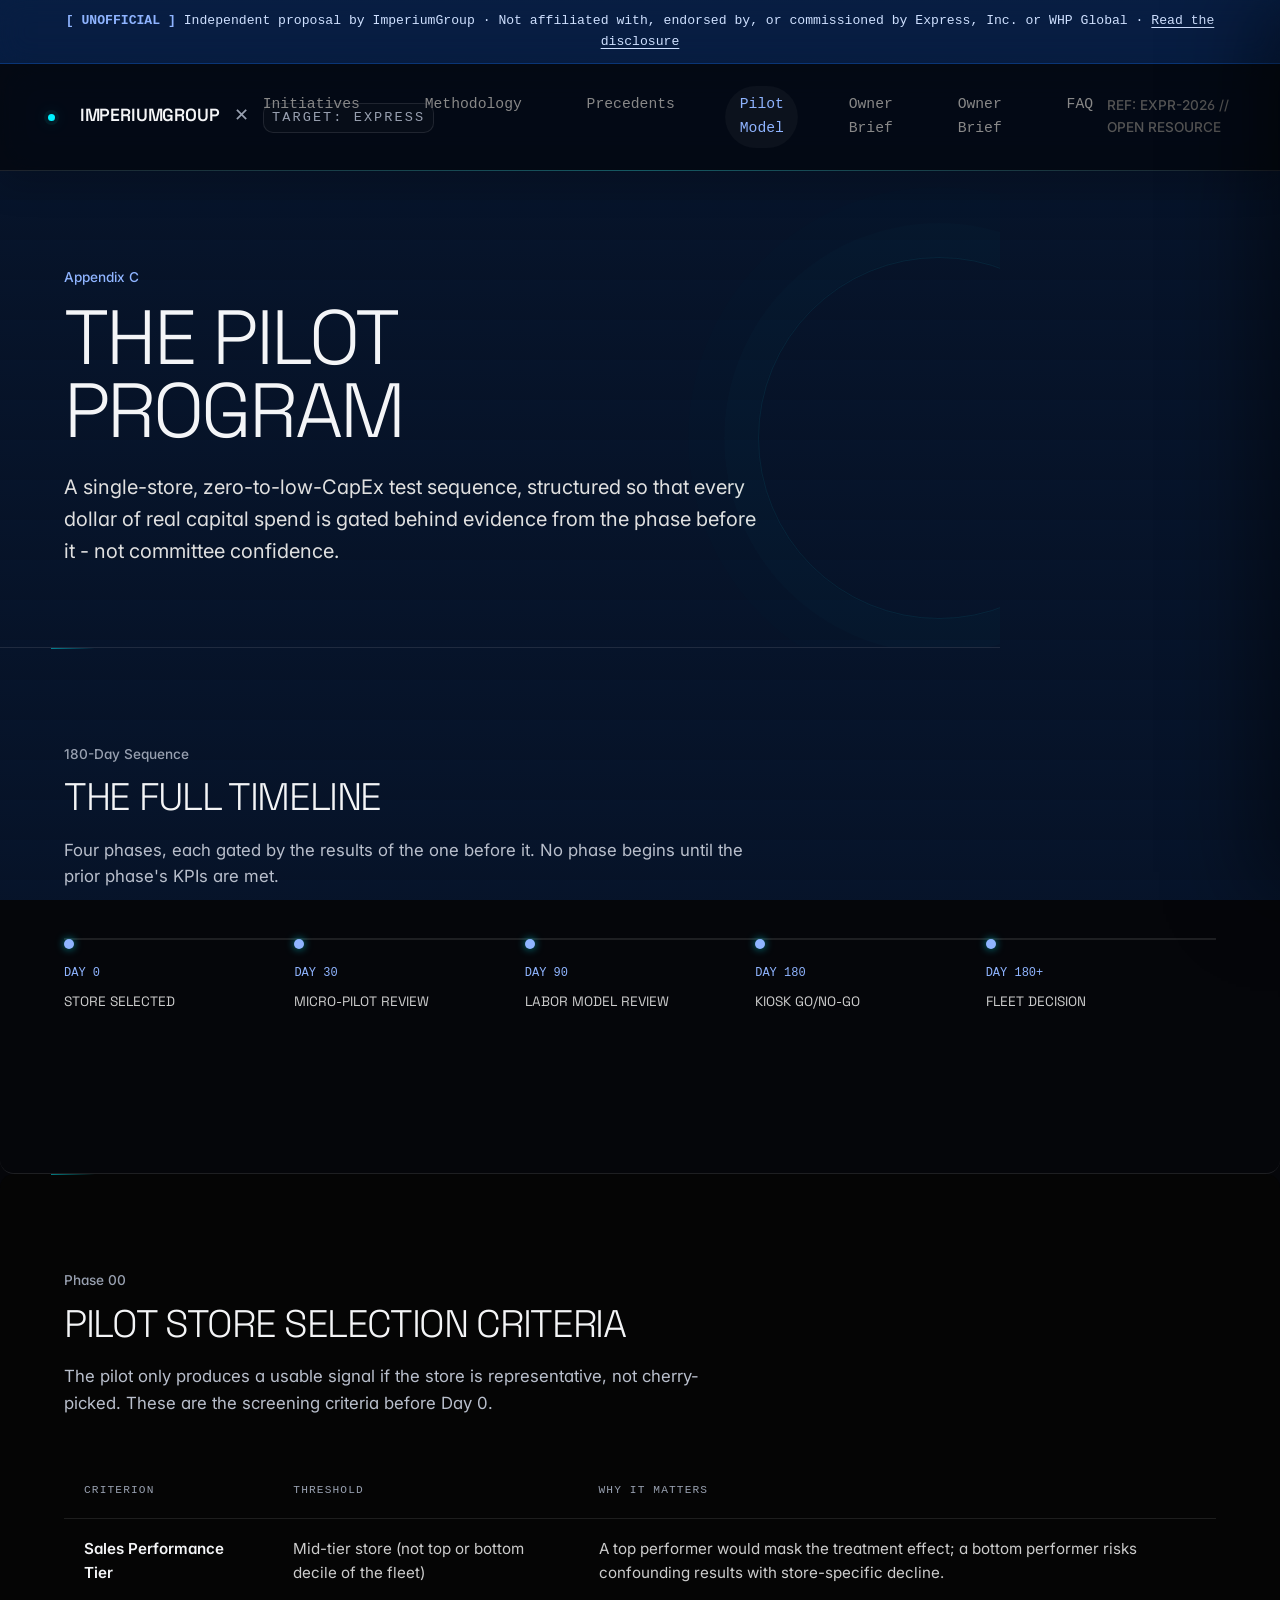
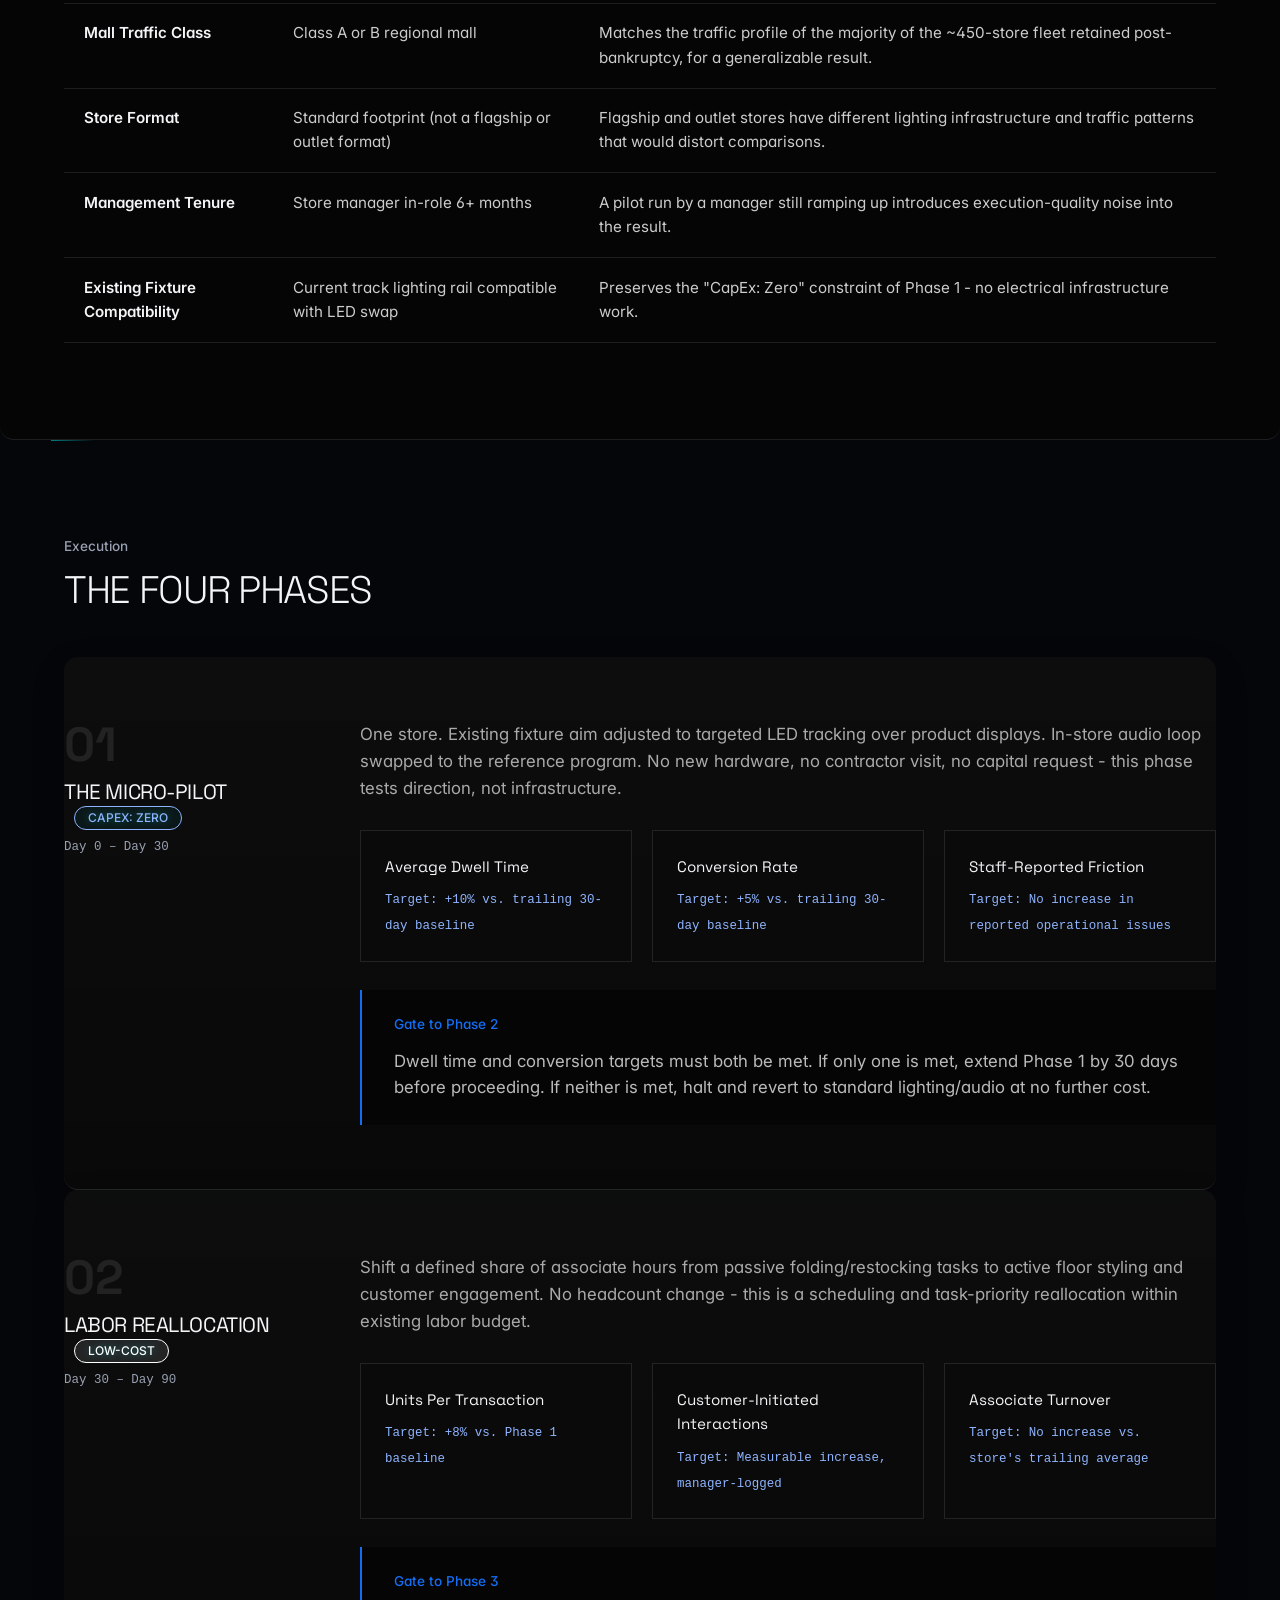
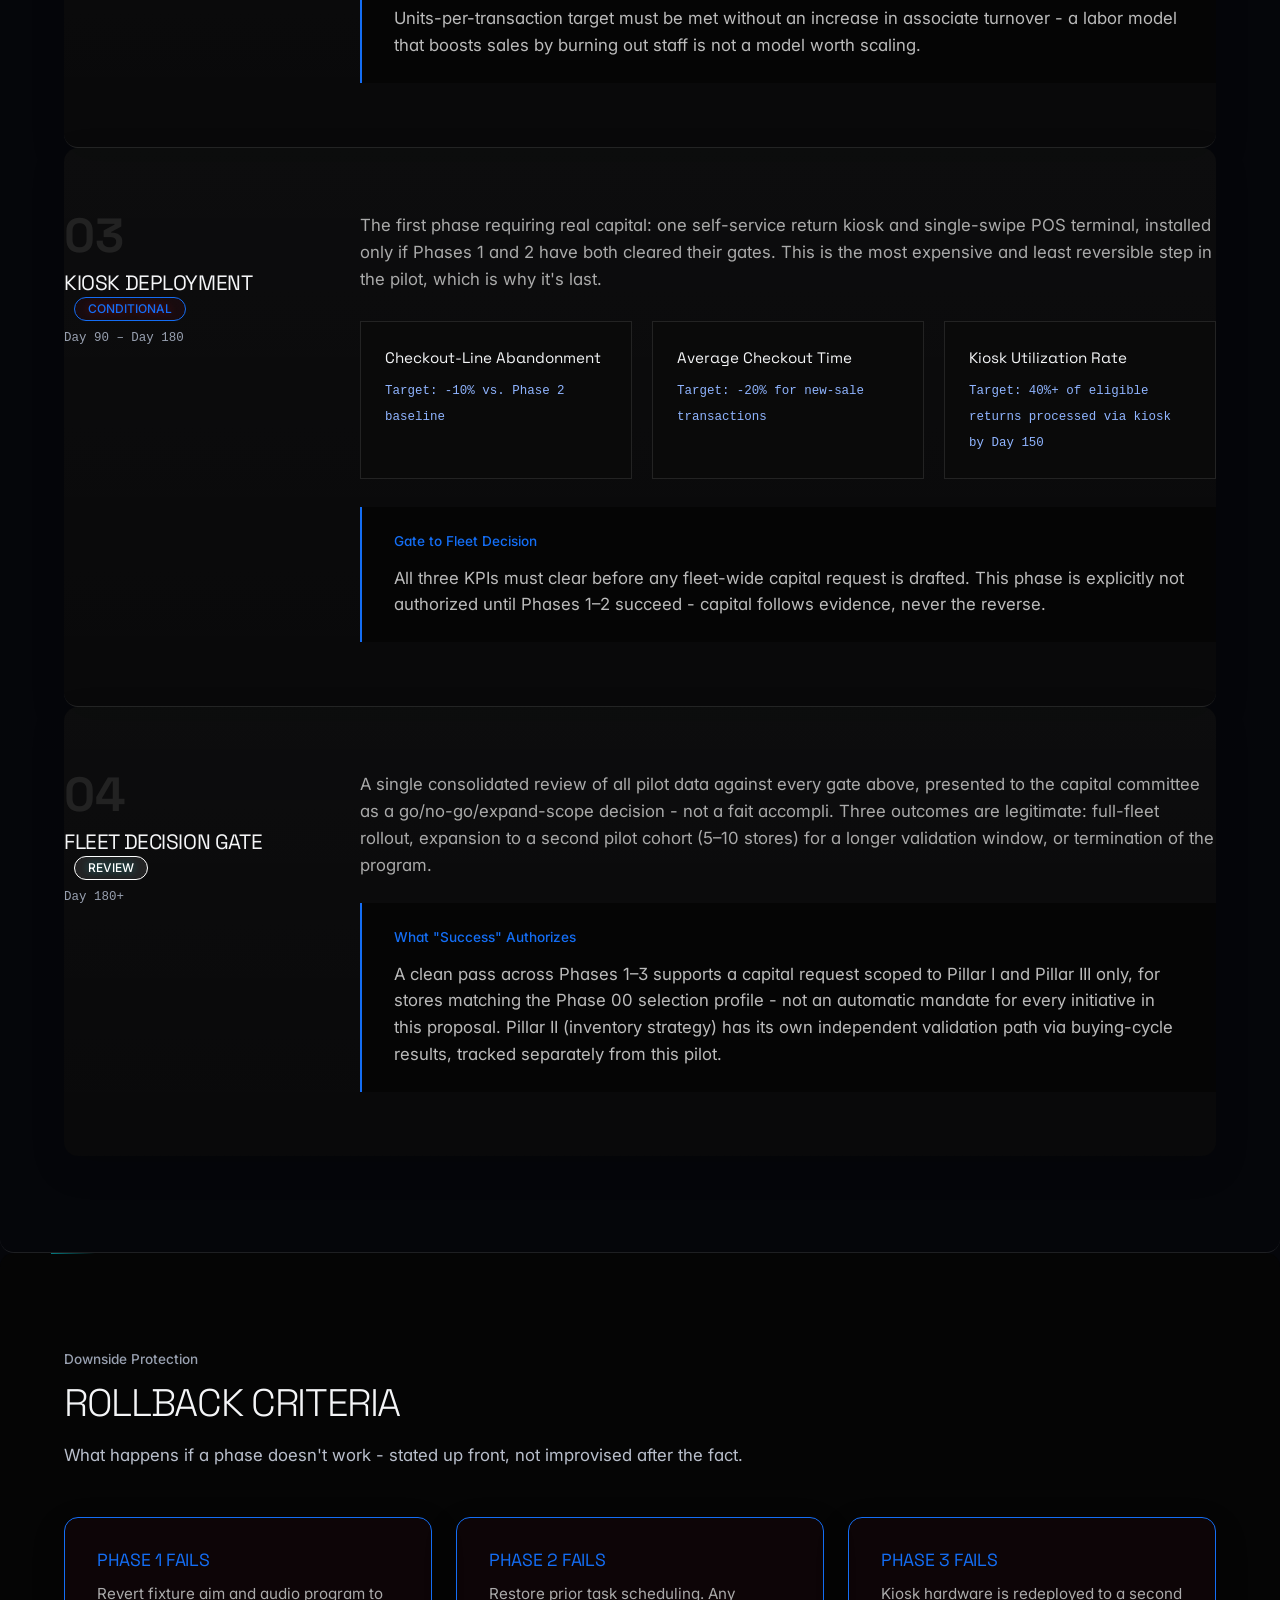
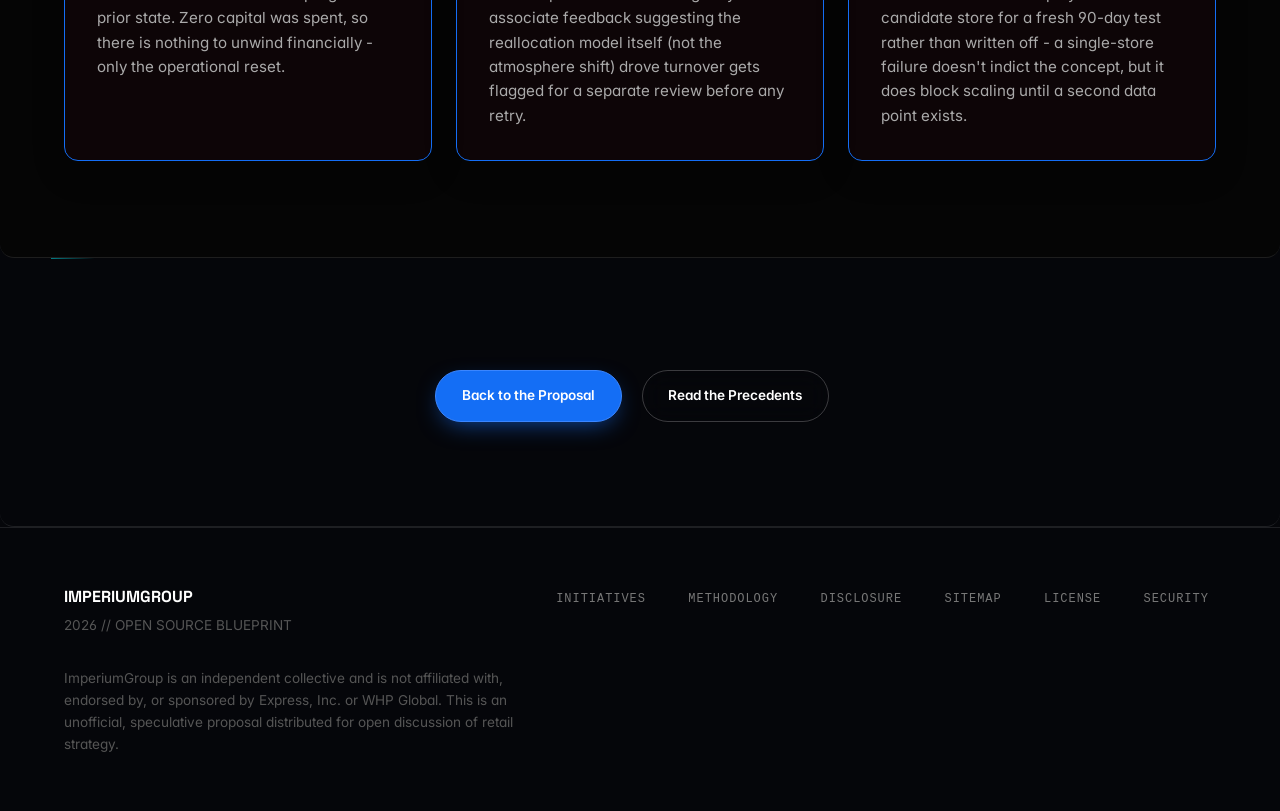
<file: pilot-program.html>
<!DOCTYPE html>
<html lang="en">
<head>
    <meta charset="UTF-8">
    <meta name="msvalidate.01" content="10618B6CCC5487026C05ADA413F68269" />
    <meta name="viewport" content="width=device-width, initial-scale=1.0">

    <meta name="theme-color" content="#000000">
    <meta name="application-name" content="PROJECT EXPRESStoration">
    <meta property="og:site_name" content="PROJECT EXPRESStoration">
    <meta property="og:url" content="https://project-expresstoration.pages.dev/pilot-program.html">
    <meta name="twitter:card" content="summary">
    <meta name="twitter:title" content="Pilot Model | PROJECT EXPRESStoration">
    <meta name="twitter:description" content="A phased pilot model for testing the proposal's store-experience, labor, logistics, and conversion initiatives.">
    <link rel="alternate" type="text/plain" href="/llms.txt" title="Machine-readable site guide">

    <meta name="description" content="The phased pilot rollout for the Express turnaround proposal: store criteria, per-phase KPIs, decision gates, and rollback criteria.">
    <meta name="keywords" content="retail pilot program, phased rollout plan, store selection criteria, retail KPI, CapEx de-risking, Express turnaround pilot">
    <meta name="author" content="ImperiumGroupGlobal">
    <meta name="robots" content="index, follow">
    <link rel="canonical" href="https://project-expresstoration.pages.dev/pilot-program.html">

    <title>The Pilot Program | ImperiumGroup</title>

        <link rel="stylesheet" href="assets/site-system.css">
<meta property="og:type" content="article">
    <meta property="og:title" content="The Pilot Program | ImperiumGroup">
    <meta property="og:description" content="Store selection criteria, per-phase KPIs, decision gates, and rollback criteria for a low-CapEx Express turnaround pilot.">

    <link rel="preconnect" href="https://fonts.googleapis.com">
    <link rel="preconnect" href="https://fonts.gstatic.com" crossorigin>
    <link href="https://fonts.googleapis.com/css2?family=Inter:wght@300;400;500;600&family=Space+Grotesk:wght@300;400;500;700&display=swap" rel="stylesheet">

    <script type="application/ld+json">
    {
      "@context": "https://schema.org",
      "@type": "CreativeWork",
      "headline": "The Pilot Program",
      "creator": { "@type": "Organization", "name": "ImperiumGroupGlobal" },
      "publisher": { "@type": "Organization", "name": "ImperiumGroupGlobal" },
      "about": "Phased retail pilot rollout plan",
      "description": "Store selection criteria, per-phase KPIs, decision gates, and rollback criteria for ImperiumGroup's proposed low-CapEx Express turnaround pilot.",
      "isPartOf": "https://project-expresstoration.pages.dev/",
      "license": "https://creativecommons.org/licenses/by/4.0/"
    }
    </script>

    <style>
        :root {
            --bg: #000000; --fg: #ffffff; --muted: #888888; --border: #222222;
            --neon-red: #ff003c; --neon-cyan: #00f3ff; --grid: rgba(255, 255, 255, 0.04);
        }
        * { margin: 0; padding: 0; box-sizing: border-box; }
        html { scroll-behavior: smooth; }
        body {
            background-color: var(--bg); color: var(--fg);
            font-family: 'Inter', -apple-system, sans-serif; line-height: 1.6;
            -webkit-font-smoothing: antialiased; overflow-x: hidden;
            background-image: linear-gradient(var(--grid) 1px, transparent 1px), linear-gradient(90deg, var(--grid) 1px, transparent 1px);
            background-size: 40px 40px;
        }
        a { color: inherit; }
        :focus-visible { outline: 2px solid var(--neon-cyan); outline-offset: 3px; }
        h1, h2, h3, h4 { font-family: 'Space Grotesk', sans-serif; text-transform: uppercase; letter-spacing: -0.02em; }
        @media (prefers-reduced-motion: reduce) { html { scroll-behavior: auto; } }

        .mono-label {
            font-family: 'Courier New', Courier, monospace; font-size: 0.75rem; letter-spacing: 0.15em;
            color: var(--muted); text-transform: uppercase; display: block; margin-bottom: 0.75rem;
        }

        .independence-strip {
            width: 100%; background: #050505; border-bottom: 1px solid var(--border);
            padding: 0.65rem 3rem; text-align: center; font-family: 'Courier New', monospace;
            font-size: 0.72rem; letter-spacing: 0.08em; color: #999; position: relative; z-index: 101;
        }
        .independence-strip strong { color: var(--neon-cyan); font-weight: 700; }

        nav {
            position: sticky; top: 0; width: 100%; padding: 1.4rem 3rem; display: flex;
            justify-content: space-between; align-items: center; z-index: 100;
            background: rgba(0, 0, 0, 0.85); backdrop-filter: blur(12px); border-bottom: 1px solid var(--border);
        }
        .brand-lockup {
            display: flex; align-items: baseline; gap: 0.9rem; font-family: 'Space Grotesk', sans-serif;
            font-weight: 700; font-size: 1.1rem; letter-spacing: 0.08em; text-decoration: none;
        }
        .brand-lockup .divider { color: #333; font-weight: 300; }
        .brand-lockup .target-name {
            font-family: 'Courier New', monospace; font-size: 0.85rem; font-weight: 400;
            letter-spacing: 0.15em; color: var(--muted); border: 1px solid var(--border); padding: 3px 8px;
        }
        .nav-links {
            display: flex; gap: 2.25rem; font-family: 'Courier New', monospace;
            font-size: 0.75rem; letter-spacing: 0.1em; text-transform: uppercase;
        }
        .nav-links a { text-decoration: none; color: #888; transition: color 0.2s ease; }
        .nav-links a:hover, .nav-links a:focus-visible { color: var(--fg); }
        .nav-links a.current { color: var(--neon-cyan); }
        .terminal-header-text { font-family: 'Courier New', monospace; font-size: 0.75rem; color: #555; letter-spacing: 0.05em; }

        .page-hero { padding: 6rem 4rem 5rem 4rem; border-bottom: 1px solid var(--border); max-width: 1000px; }
        .page-hero h1 { font-size: clamp(2.6rem, 6vw, 5rem); line-height: 0.95; margin-bottom: 1.5rem; }
        .page-hero p { font-size: clamp(1.05rem, 1.6vw, 1.25rem); color: #E0E0E0; max-width: 700px; }

        .section-container { padding: 6rem 4rem; border-bottom: 1px solid var(--border); max-width: 1300px; margin: 0 auto; }
        .section-heading { margin-bottom: 3rem; max-width: 750px; }
        .section-heading h2 { font-size: clamp(1.9rem, 3vw, 2.6rem); margin-bottom: 1.25rem; }
        .section-heading p { color: var(--muted); font-size: 1.05rem; }

        .status-badge {
            display: inline-block; font-family: 'Space Grotesk', sans-serif; font-size: 0.75rem;
            font-weight: 700; padding: 4px 10px; border: 1px solid var(--neon-cyan); color: var(--neon-cyan);
            text-shadow: 0 0 8px rgba(0,243,255,0.4); margin-left: 10px; vertical-align: middle;
            background: rgba(0, 243, 255, 0.05);
        }
        .status-badge.red { border-color: var(--neon-red); color: var(--neon-red); text-shadow: 0 0 8px rgba(255,0,60,0.4); background: rgba(255, 0, 60, 0.05); }
        .status-badge.white { border-color: #fff; color: #fff; background: rgba(255,255,255,0.1); }

        /* Timeline rail */
        .timeline-rail {
            display: flex; justify-content: space-between; margin-bottom: 4rem;
            border-top: 2px solid var(--border); position: relative; padding-top: 1.5rem;
        }
        .timeline-rail .tick {
            flex: 1; text-align: left; position: relative; padding-right: 1rem;
        }
        .timeline-rail .tick::before {
            content: ''; position: absolute; top: -1.6rem; left: 0; width: 10px; height: 10px;
            background: var(--neon-cyan); border-radius: 50%; box-shadow: 0 0 8px rgba(0,243,255,0.6);
        }
        .timeline-rail .tick .day { font-family: 'Courier New', monospace; font-size: 0.75rem; color: var(--neon-cyan); display: block; margin-bottom: 4px; }
        .timeline-rail .tick .label { font-family: 'Space Grotesk', sans-serif; font-size: 0.85rem; text-transform: uppercase; color: #ccc; }

        /* Phase block */
        .phase-block { padding: 4rem 0; border-bottom: 1px solid var(--border); display: grid; grid-template-columns: 240px 1fr; gap: 3.5rem; }
        .phase-block:last-child { border-bottom: none; }
        .phase-meta { position: sticky; top: 100px; align-self: start; }
        .phase-meta .phase-num { font-family: 'Space Grotesk', sans-serif; font-size: 3rem; color: #222; font-weight: 700; line-height: 1; }
        .phase-meta h3 { font-size: 1.3rem; margin-top: 0.75rem; }
        .phase-meta .phase-window { font-family: 'Courier New', monospace; font-size: 0.78rem; color: var(--muted); margin-top: 0.5rem; display: block; }

        .phase-block p { color: #aaa; font-size: 1.05rem; margin-bottom: 1.25rem; }

        .kpi-grid { display: grid; grid-template-columns: repeat(auto-fit, minmax(220px, 1fr)); gap: 1.25rem; margin: 1.75rem 0; }
        .kpi-box { border: 1px solid var(--border); background: rgba(10,10,10,0.8); padding: 1.5rem; }
        .kpi-box .kpi-metric { font-family: 'Space Grotesk', sans-serif; font-size: 0.95rem; color: var(--fg); display: block; margin-bottom: 6px; }
        .kpi-box .kpi-target { font-family: 'Courier New', monospace; font-size: 0.78rem; color: var(--neon-cyan); }

        .gate-box {
            background: #050505; border-left: 2px solid var(--neon-red); padding: 1.5rem 2rem; margin-top: 1.5rem;
        }
        .gate-box .mono-label { color: var(--neon-red); }
        .gate-box p { margin-bottom: 0; color: #bbb; }

        /* Selection criteria table */
        .criteria-table { width: 100%; border-collapse: collapse; margin-top: 1rem; }
        .criteria-table th, .criteria-table td { text-align: left; padding: 1.1rem 1.25rem; border-bottom: 1px solid var(--border); vertical-align: top; }
        .criteria-table th { font-family: 'Courier New', monospace; font-size: 0.7rem; letter-spacing: 0.1em; text-transform: uppercase; color: var(--muted); font-weight: 400; }
        .criteria-table td { font-size: 0.95rem; color: #ccc; }
        .criteria-table td.crit-name { color: var(--fg); font-weight: 600; }

        /* Rollback section */
        .rollback-grid { display: grid; grid-template-columns: repeat(auto-fit, minmax(280px, 1fr)); gap: 1.5rem; }
        .rollback-card { border: 1px solid var(--neon-red); background: rgba(255,0,60,0.03); padding: 2rem; }
        .rollback-card h3 { font-size: 1.1rem; margin-bottom: 0.75rem; color: var(--neon-red); }
        .rollback-card p { color: #aaa; font-size: 0.95rem; margin: 0; }

        .cta-inline {
            display: inline-block; padding: 0.9rem 2rem; background: transparent; color: var(--neon-cyan);
            border: 1px solid var(--neon-cyan); font-family: 'Space Grotesk', sans-serif; font-weight: 700;
            font-size: 0.85rem; text-transform: uppercase; letter-spacing: 0.1em; text-decoration: none;
            transition: all 0.3s ease; margin-top: 1rem; margin-right: 1rem;
        }
        .cta-inline:hover, .cta-inline:focus-visible { background: var(--neon-cyan); color: #000; }
        .cta-inline.ghost { color: var(--fg); border-color: #444; }
        .cta-inline.ghost:hover, .cta-inline.ghost:focus-visible { background: var(--fg); color: #000; }

        footer {
            padding: 3.5rem 4rem; border-top: 1px solid var(--border); display: flex;
            justify-content: space-between; align-items: flex-start; font-size: 0.85rem;
            color: #555; background: var(--bg); gap: 2rem; flex-wrap: wrap;
        }
        footer .footer-links { display: flex; gap: 1.75rem; font-family: 'Courier New', monospace; font-size: 0.75rem; letter-spacing: 0.08em; text-transform: uppercase; }
        footer .footer-links a { text-decoration: none; color: #777; }
        footer .footer-links a:hover, footer .footer-links a:focus-visible { color: var(--fg); }
        footer .footer-disclaimer { max-width: 500px; }

        @media (max-width: 1024px) {
            .page-hero { padding: 4rem 2rem 3rem 2rem; }
            .section-container { padding: 4rem 2rem; }
            nav { padding: 1.1rem 1.5rem; }
            .nav-links { display: none; }
            .terminal-header-text { display: none; }
            .timeline-rail { flex-direction: column; gap: 1.5rem; }
            .timeline-rail .tick::before { top: 0.4rem; }
            .phase-block { grid-template-columns: 1fr; gap: 1.5rem; }
            .phase-meta { position: relative; top: 0; }
            .criteria-table { display: block; overflow-x: auto; white-space: nowrap; }
            footer { flex-direction: column; gap: 1.75rem; padding: 3rem 2rem; text-align: left; }
        }

        /* 2026 site-system upgrade */
                ::selection { background: var(--neon-cyan); color: #000; }
                ::-webkit-scrollbar { width: 10px; }
                ::-webkit-scrollbar-track { background: #050505; }
                ::-webkit-scrollbar-thumb { background: #333; border-radius: 20px; }
                ::-webkit-scrollbar-thumb:hover { background: #555; }
        
                body { text-rendering: optimizeLegibility; }
                img, iframe { max-width: 100%; }
                button, a { -webkit-tap-highlight-color: transparent; }
        
                .scroll-progress {
                    position: fixed;
                    inset: 0 0 auto 0;
                    width: 0;
                    height: 2px;
                    background: var(--neon-cyan);
                    box-shadow: 0 0 14px rgba(0,243,255,.7);
                    z-index: 1000;
                    transform-origin: left center;
                    pointer-events: none;
                }
        
                nav {
                    transition: background .25s ease, border-color .25s ease, padding .25s ease;
                }
                nav.scrolled {
                    background: rgba(0,0,0,.94);
                    border-bottom-color: #303030;
                    padding-top: 1rem;
                    padding-bottom: 1rem;
                }
        
                .brand-lockup {
                    min-width: 0;
                    white-space: nowrap;
                }
                .brand-lockup:hover .target-name,
                .brand-lockup:focus-visible .target-name {
                    border-color: #444;
                    color: #fff;
                }
        
                .nav-links a {
                    position: relative;
                    padding: .4rem 0;
                }
                .nav-links a::after {
                    content: "";
                    position: absolute;
                    left: 0;
                    right: 100%;
                    bottom: 0;
                    height: 1px;
                    background: var(--neon-cyan);
                    transition: right .2s ease;
                }
                .nav-links a:hover::after,
                .nav-links a:focus-visible::after,
                .nav-links a.current::after { right: 0; }
        
                .mobile-nav-toggle {
                    display: none;
                    border: 1px solid var(--border);
                    background: #080808;
                    color: #fff;
                    width: 44px;
                    height: 44px;
                    padding: 0;
                    cursor: pointer;
                    font: 700 .72rem/1 monospace;
                    letter-spacing: .08em;
                    text-transform: uppercase;
                }
                .mobile-nav-toggle:hover,
                .mobile-nav-toggle:focus-visible {
                    border-color: var(--neon-cyan);
                    color: var(--neon-cyan);
                }
        
                .mobile-menu {
                    position: fixed;
                    top: 0;
                    right: 0;
                    width: min(88vw, 360px);
                    height: 100dvh;
                    padding: 92px 1.25rem 2rem;
                    background: rgba(4,4,4,.98);
                    border-left: 1px solid #222;
                    transform: translateX(100%);
                    transition: transform .25s ease;
                    z-index: 999;
                    box-shadow: -30px 0 80px rgba(0,0,0,.45);
                    overflow-y: auto;
                }
                .mobile-menu.open { transform: translateX(0); }
                .mobile-menu-backdrop {
                    position: fixed;
                    inset: 0;
                    background: rgba(0,0,0,.56);
                    opacity: 0;
                    pointer-events: none;
                    transition: opacity .25s ease;
                    z-index: 998;
                }
                .mobile-menu-backdrop.open {
                    opacity: 1;
                    pointer-events: auto;
                }
                .mobile-menu .menu-kicker {
                    color: var(--neon-cyan);
                    font: 700 .68rem/1.4 monospace;
                    letter-spacing: .14em;
                    margin-bottom: 1rem;
                }
                .mobile-menu a {
                    display: flex;
                    align-items: center;
                    justify-content: space-between;
                    gap: 1rem;
                    padding: 1rem 0;
                    color: #aaa;
                    text-decoration: none;
                    border-bottom: 1px solid #171717;
                    font: 700 1rem/1.2 'Space Grotesk', sans-serif;
                    text-transform: uppercase;
                }
                .mobile-menu a:hover,
                .mobile-menu a:focus-visible,
                .mobile-menu a.current {
                    color: #fff;
                }
                .mobile-menu a span {
                    color: #444;
                    font: .72rem monospace;
                }
                body.menu-open { overflow: hidden; }
        
                .page-shell {
                    width: min(1440px, calc(100% - 2rem));
                    margin: 0 auto;
                }
        
                .section-container,
                .terminal-dashboard,
                .metric-card,
                .data-readout,
                .velvet-rope-module,
                .faq-item,
                .tier-card,
                .phase-block,
                .rollback-card {
                    transition: border-color .25s ease, background-color .25s ease, transform .25s ease, box-shadow .25s ease;
                }
        
                .metric-card:hover,
                .tier-card:hover,
                .phase-block:hover,
                .rollback-card:hover {
                    border-color: #3b3b3b;
                    transform: translateY(-2px);
                }
        
                .section-heading h2,
                .page-hero h1 {
                    text-wrap: balance;
                }
        
                .cta-inline:active,
                .neon-btn:active {
                    transform: translateY(1px);
                }
        
                .site-signal-bar {
                    display: grid;
                    grid-template-columns: repeat(3, minmax(0,1fr));
                    gap: 1px;
                    margin: 0 auto;
                    max-width: 1100px;
                    border: 1px solid var(--border);
                    background: var(--border);
                }
                .site-signal {
                    background: #050505;
                    padding: 1.15rem 1.25rem;
                }
                .site-signal strong {
                    display: block;
                    margin-top: .3rem;
                    color: #fff;
                    font: 700 .9rem/1.2 'Space Grotesk', sans-serif;
                    text-transform: uppercase;
                }
        
                @media (max-width: 1024px) {
                    nav { gap: 1rem; }
                    .mobile-nav-toggle { display: inline-grid; place-items: center; flex: 0 0 auto; }
                    .nav-links { display: none !important; }
                    .site-signal-bar { grid-template-columns: 1fr; }
                }
        
                @media (max-width: 640px) {
                    .brand-lockup { font-size: .9rem; gap: .55rem; }
                    .brand-lockup .divider { display: none; }
                    .brand-lockup .target-name { font-size: .66rem; letter-spacing: .08em; padding: 3px 5px; }
                    .independence-strip { font-size: .62rem; letter-spacing: .05em; line-height: 1.45; }
                    .scroll-progress { height: 3px; }
                }
        
                @media (prefers-reduced-motion: reduce) {
                    nav, .mobile-menu, .mobile-menu-backdrop, .metric-card, .tier-card,
                    .phase-block, .rollback-card { transition: none !important; }
                }

    </style>
    <script type="application/ld+json" data-site-discovery="true">
    {
      "@context": "https://schema.org",
      "@graph": [
        {
          "@type": "WebPage",
          "@id": "https://project-expresstoration.pages.dev/pilot-program.html#webpage",
          "url": "https://project-expresstoration.pages.dev/pilot-program.html",
          "name": "Pilot Model | PROJECT EXPRESStoration",
          "description": "A phased pilot model for testing the proposal's store-experience, labor, logistics, and conversion initiatives.",
          "inLanguage": "en",
          "isPartOf": {
            "@id": "https://project-expresstoration.pages.dev/#website"
          },
          "about": {
            "@type": "Thing",
            "name": "Independent retail strategy proposal"
          }
        },
        {
          "@type": "WebSite",
          "@id": "https://project-expresstoration.pages.dev/#website",
          "url": "https://project-expresstoration.pages.dev/",
          "name": "PROJECT EXPRESStoration",
          "description": "Independent, open-source retail turnaround proposal for Express.",
          "inLanguage": "en"
        }
      ]
    }
    </script>
    <link rel="stylesheet" href="assets/design.css">
</head>
<body>
    <a class="skip-link" href="#main-content">Skip to content</a>
    <div class="scroll-progress" aria-hidden="true"></div>

    <div class="independence-strip">
        <strong>[ UNOFFICIAL ]</strong> Independent proposal by ImperiumGroup &middot; Not affiliated with, endorsed by, or commissioned by Express, Inc. or WHP Global &middot; <a href="index.html#about">Read the disclosure</a>
    </div>

    <nav>
        <a href="index.html" class="brand-lockup">
            IMPERIUMGROUP
            <span class="divider">✕</span>
            <span class="target-name">TARGET: EXPRESS</span>
        </a>
        <div class="nav-links">
            <a href="index.html#initiatives">Initiatives</a>
            <a href="methodology.html">Methodology</a>
            <a href="precedents.html">Precedents</a>
            <a href="pilot-program.html" class="current">Pilot Model</a>
            <a href="owner-brief/">Owner Brief</a>
            <a href="owner-brief/">Owner Brief</a>
        <a href="faq.html">FAQ</a>
        </div>
        <button class="mobile-nav-toggle" type="button" aria-expanded="false" aria-controls="mobile-menu" aria-label="Open navigation">MENU</button>
        <div class="terminal-header-text">REF: EXPR-2026 // OPEN RESOURCE</div>
    </nav>
    <div class="mobile-menu-backdrop" aria-hidden="true"></div>
    <aside id="mobile-menu" class="mobile-menu" tabindex="-1" aria-label="Mobile navigation">
        <div class="menu-kicker">NAVIGATION // PROJECT EXPRESSTORATION</div>
        <a href="index.html"><span>01</span> Proposal</a>
        <a href="methodology.html"><span>02</span> Methodology</a>
        <a href="precedents.html"><span>03</span> Precedents</a>
        <a href="pilot-program.html"><span>04</span> Pilot Model</a>
        <a href="owner-brief/"><span>06</span> Owner Brief</a>
  <a href="faq.html"><span>05</span> FAQ</a>
        <a href="license.html"><span>06</span> License</a>
    </aside>


    <section class="page-hero" id="main-content">
        <span class="mono-label" style="color:var(--neon-cyan);">Appendix C</span>
        <h1>THE PILOT<br>PROGRAM</h1>
        <p>A single-store, zero-to-low-CapEx test sequence, structured so that every dollar of real capital spend is gated behind evidence from the phase before it - not committee confidence.</p>
    </section>

    <!-- Timeline overview -->
    <section class="section-container">
        <div class="section-heading">
            <span class="mono-label">180-Day Sequence</span>
            <h2>THE FULL TIMELINE</h2>
            <p>Four phases, each gated by the results of the one before it. No phase begins until the prior phase's KPIs are met.</p>
        </div>
        <div class="timeline-rail">
            <div class="tick"><span class="day">DAY 0</span><span class="label">Store Selected</span></div>
            <div class="tick"><span class="day">DAY 30</span><span class="label">Micro-Pilot Review</span></div>
            <div class="tick"><span class="day">DAY 90</span><span class="label">Labor Model Review</span></div>
            <div class="tick"><span class="day">DAY 180</span><span class="label">Kiosk Go/No-Go</span></div>
            <div class="tick"><span class="day">DAY 180+</span><span class="label">Fleet Decision</span></div>
        </div>
    </section>

    <!-- Phase 0: Selection Criteria -->
    <section class="section-container" style="background:#050505;">
        <div class="section-heading">
            <span class="mono-label">Phase 00</span>
            <h2>PILOT STORE SELECTION CRITERIA</h2>
            <p>The pilot only produces a usable signal if the store is representative, not cherry-picked. These are the screening criteria before Day 0.</p>
        </div>
        <table class="criteria-table">
            <thead><tr><th>Criterion</th><th>Threshold</th><th>Why It Matters</th></tr></thead>
            <tbody>
                <tr>
                    <td class="crit-name">Sales Performance Tier</td>
                    <td>Mid-tier store (not top or bottom decile of the fleet)</td>
                    <td>A top performer would mask the treatment effect; a bottom performer risks confounding results with store-specific decline.</td>
                </tr>
                <tr>
                    <td class="crit-name">Mall Traffic Class</td>
                    <td>Class A or B regional mall</td>
                    <td>Matches the traffic profile of the majority of the ~450-store fleet retained post-bankruptcy, for a generalizable result.</td>
                </tr>
                <tr>
                    <td class="crit-name">Store Format</td>
                    <td>Standard footprint (not a flagship or outlet format)</td>
                    <td>Flagship and outlet stores have different lighting infrastructure and traffic patterns that would distort comparisons.</td>
                </tr>
                <tr>
                    <td class="crit-name">Management Tenure</td>
                    <td>Store manager in-role 6+ months</td>
                    <td>A pilot run by a manager still ramping up introduces execution-quality noise into the result.</td>
                </tr>
                <tr>
                    <td class="crit-name">Existing Fixture Compatibility</td>
                    <td>Current track lighting rail compatible with LED swap</td>
                    <td>Preserves the "CapEx: Zero" constraint of Phase 1 - no electrical infrastructure work.</td>
                </tr>
            </tbody>
        </table>
    </section>

    <!-- Phases 1-4 -->
    <section class="section-container">
        <div class="section-heading">
            <span class="mono-label">Execution</span>
            <h2>THE FOUR PHASES</h2>
        </div>

        <div class="phase-block">
            <div class="phase-meta">
                <span class="phase-num">01</span>
                <h3>THE MICRO-PILOT <span class="status-badge">CAPEX: ZERO</span></h3>
                <span class="phase-window">Day 0 – Day 30</span>
            </div>
            <div>
                <p>One store. Existing fixture aim adjusted to targeted LED tracking over product displays. In-store audio loop swapped to the reference program. No new hardware, no contractor visit, no capital request - this phase tests direction, not infrastructure.</p>
                <div class="kpi-grid">
                    <div class="kpi-box"><span class="kpi-metric">Average Dwell Time</span><span class="kpi-target">Target: +10% vs. trailing 30-day baseline</span></div>
                    <div class="kpi-box"><span class="kpi-metric">Conversion Rate</span><span class="kpi-target">Target: +5% vs. trailing 30-day baseline</span></div>
                    <div class="kpi-box"><span class="kpi-metric">Staff-Reported Friction</span><span class="kpi-target">Target: No increase in reported operational issues</span></div>
                </div>
                <div class="gate-box">
                    <span class="mono-label">Gate to Phase 2</span>
                    <p>Dwell time and conversion targets must both be met. If only one is met, extend Phase 1 by 30 days before proceeding. If neither is met, halt and revert to standard lighting/audio at no further cost.</p>
                </div>
            </div>
        </div>

        <div class="phase-block">
            <div class="phase-meta">
                <span class="phase-num">02</span>
                <h3>LABOR REALLOCATION <span class="status-badge white">LOW-COST</span></h3>
                <span class="phase-window">Day 30 – Day 90</span>
            </div>
            <div>
                <p>Shift a defined share of associate hours from passive folding/restocking tasks to active floor styling and customer engagement. No headcount change - this is a scheduling and task-priority reallocation within existing labor budget.</p>
                <div class="kpi-grid">
                    <div class="kpi-box"><span class="kpi-metric">Units Per Transaction</span><span class="kpi-target">Target: +8% vs. Phase 1 baseline</span></div>
                    <div class="kpi-box"><span class="kpi-metric">Customer-Initiated Interactions</span><span class="kpi-target">Target: Measurable increase, manager-logged</span></div>
                    <div class="kpi-box"><span class="kpi-metric">Associate Turnover</span><span class="kpi-target">Target: No increase vs. store's trailing average</span></div>
                </div>
                <div class="gate-box">
                    <span class="mono-label">Gate to Phase 3</span>
                    <p>Units-per-transaction target must be met without an increase in associate turnover - a labor model that boosts sales by burning out staff is not a model worth scaling.</p>
                </div>
            </div>
        </div>

        <div class="phase-block">
            <div class="phase-meta">
                <span class="phase-num">03</span>
                <h3>KIOSK DEPLOYMENT <span class="status-badge red">CONDITIONAL</span></h3>
                <span class="phase-window">Day 90 – Day 180</span>
            </div>
            <div>
                <p>The first phase requiring real capital: one self-service return kiosk and single-swipe POS terminal, installed only if Phases 1 and 2 have both cleared their gates. This is the most expensive and least reversible step in the pilot, which is why it's last.</p>
                <div class="kpi-grid">
                    <div class="kpi-box"><span class="kpi-metric">Checkout-Line Abandonment</span><span class="kpi-target">Target: -10% vs. Phase 2 baseline</span></div>
                    <div class="kpi-box"><span class="kpi-metric">Average Checkout Time</span><span class="kpi-target">Target: -20% for new-sale transactions</span></div>
                    <div class="kpi-box"><span class="kpi-metric">Kiosk Utilization Rate</span><span class="kpi-target">Target: 40%+ of eligible returns processed via kiosk by Day 150</span></div>
                </div>
                <div class="gate-box">
                    <span class="mono-label">Gate to Fleet Decision</span>
                    <p>All three KPIs must clear before any fleet-wide capital request is drafted. This phase is explicitly not authorized until Phases 1–2 succeed - capital follows evidence, never the reverse.</p>
                </div>
            </div>
        </div>

        <div class="phase-block">
            <div class="phase-meta">
                <span class="phase-num">04</span>
                <h3>FLEET DECISION GATE <span class="status-badge white">REVIEW</span></h3>
                <span class="phase-window">Day 180+</span>
            </div>
            <div>
                <p>A single consolidated review of all pilot data against every gate above, presented to the capital committee as a go/no-go/expand-scope decision - not a fait accompli. Three outcomes are legitimate: full-fleet rollout, expansion to a second pilot cohort (5–10 stores) for a longer validation window, or termination of the program.</p>
                <div class="gate-box">
                    <span class="mono-label">What "Success" Authorizes</span>
                    <p>A clean pass across Phases 1–3 supports a capital request scoped to Pillar I and Pillar III only, for stores matching the Phase 00 selection profile - not an automatic mandate for every initiative in this proposal. Pillar II (inventory strategy) has its own independent validation path via buying-cycle results, tracked separately from this pilot.</p>
                </div>
            </div>
        </div>
    </section>

    <!-- Rollback / Risk -->
    <section class="section-container" style="background:#050505;">
        <div class="section-heading">
            <span class="mono-label">Downside Protection</span>
            <h2>ROLLBACK CRITERIA</h2>
            <p>What happens if a phase doesn't work - stated up front, not improvised after the fact.</p>
        </div>
        <div class="rollback-grid">
            <div class="rollback-card">
                <h3>Phase 1 Fails</h3>
                <p>Revert fixture aim and audio program to prior state. Zero capital was spent, so there is nothing to unwind financially - only the operational reset.</p>
            </div>
            <div class="rollback-card">
                <h3>Phase 2 Fails</h3>
                <p>Restore prior task scheduling. Any associate feedback suggesting the reallocation model itself (not the atmosphere shift) drove turnover gets flagged for a separate review before any retry.</p>
            </div>
            <div class="rollback-card">
                <h3>Phase 3 Fails</h3>
                <p>Kiosk hardware is redeployed to a second candidate store for a fresh 90-day test rather than written off - a single-store failure doesn't indict the concept, but it does block scaling until a second data point exists.</p>
            </div>
        </div>
    </section>

    <section class="section-container" style="text-align:center;">
        <a href="index.html" class="cta-inline">Back to the Proposal</a>
        <a href="precedents.html" class="cta-inline ghost">Read the Precedents</a>
    </section>

    <footer>
        <div class="footer-brand">
            <span style="font-family: 'Space Grotesk', sans-serif; font-weight: bold; color: #fff; font-size: 1rem;">IMPERIUMGROUP</span><br>
            <span style="margin-top: 5px; display: inline-block;">2026 // OPEN SOURCE BLUEPRINT</span>
        </div>
        <div class="footer-links">
            <a href="index.html#initiatives">Initiatives</a>
            <a href="methodology.html">Methodology</a>
            <a href="index.html#about">Disclosure</a>
            <a href="sitemap.xml">Sitemap</a>
            <a href="license.html">License</a>
            <a href="SECURITY.md">Security</a>
        </div>
        <div class="footer-disclaimer">
            ImperiumGroup is an independent collective and is not affiliated with, endorsed by, or sponsored by Express, Inc. or WHP Global. This is an unofficial, speculative proposal distributed for open discussion of retail strategy.
        </div>
    </footer>


    <script>
        (() => {
            const progress = document.querySelector('.scroll-progress');
            const nav = document.querySelector('nav');
            const menu = document.querySelector('.mobile-menu');
            const backdrop = document.querySelector('.mobile-menu-backdrop');
            const toggle = document.querySelector('.mobile-nav-toggle');

            const updateChrome = () => {
                const scrollable = document.documentElement.scrollHeight - window.innerHeight;
                const ratio = scrollable > 0 ? Math.min(1, Math.max(0, window.scrollY / scrollable)) : 0;
                if (progress) progress.style.width = (ratio * 100) + '%';
                if (nav) nav.classList.toggle('scrolled', window.scrollY > 12);
            };

            const setMenu = (open) => {
                if (!menu || !backdrop || !toggle) return;
                menu.classList.toggle('open', open);
                backdrop.classList.toggle('open', open);
                document.body.classList.toggle('menu-open', open);
                toggle.setAttribute('aria-expanded', String(open));
                toggle.setAttribute('aria-label', open ? 'Close navigation' : 'Open navigation');
                if (open) menu.focus();
            };

            if (toggle) toggle.addEventListener('click', () => setMenu(!menu.classList.contains('open')));
            if (backdrop) backdrop.addEventListener('click', () => setMenu(false));
            if (menu) menu.querySelectorAll('a').forEach(a => a.addEventListener('click', () => setMenu(false)));
            document.addEventListener('keydown', e => {
                if (e.key === 'Escape') setMenu(false);
            });
            window.addEventListener('scroll', updateChrome, { passive: true });
            updateChrome();
        })();
    </script>

</body>
</html>
</file>
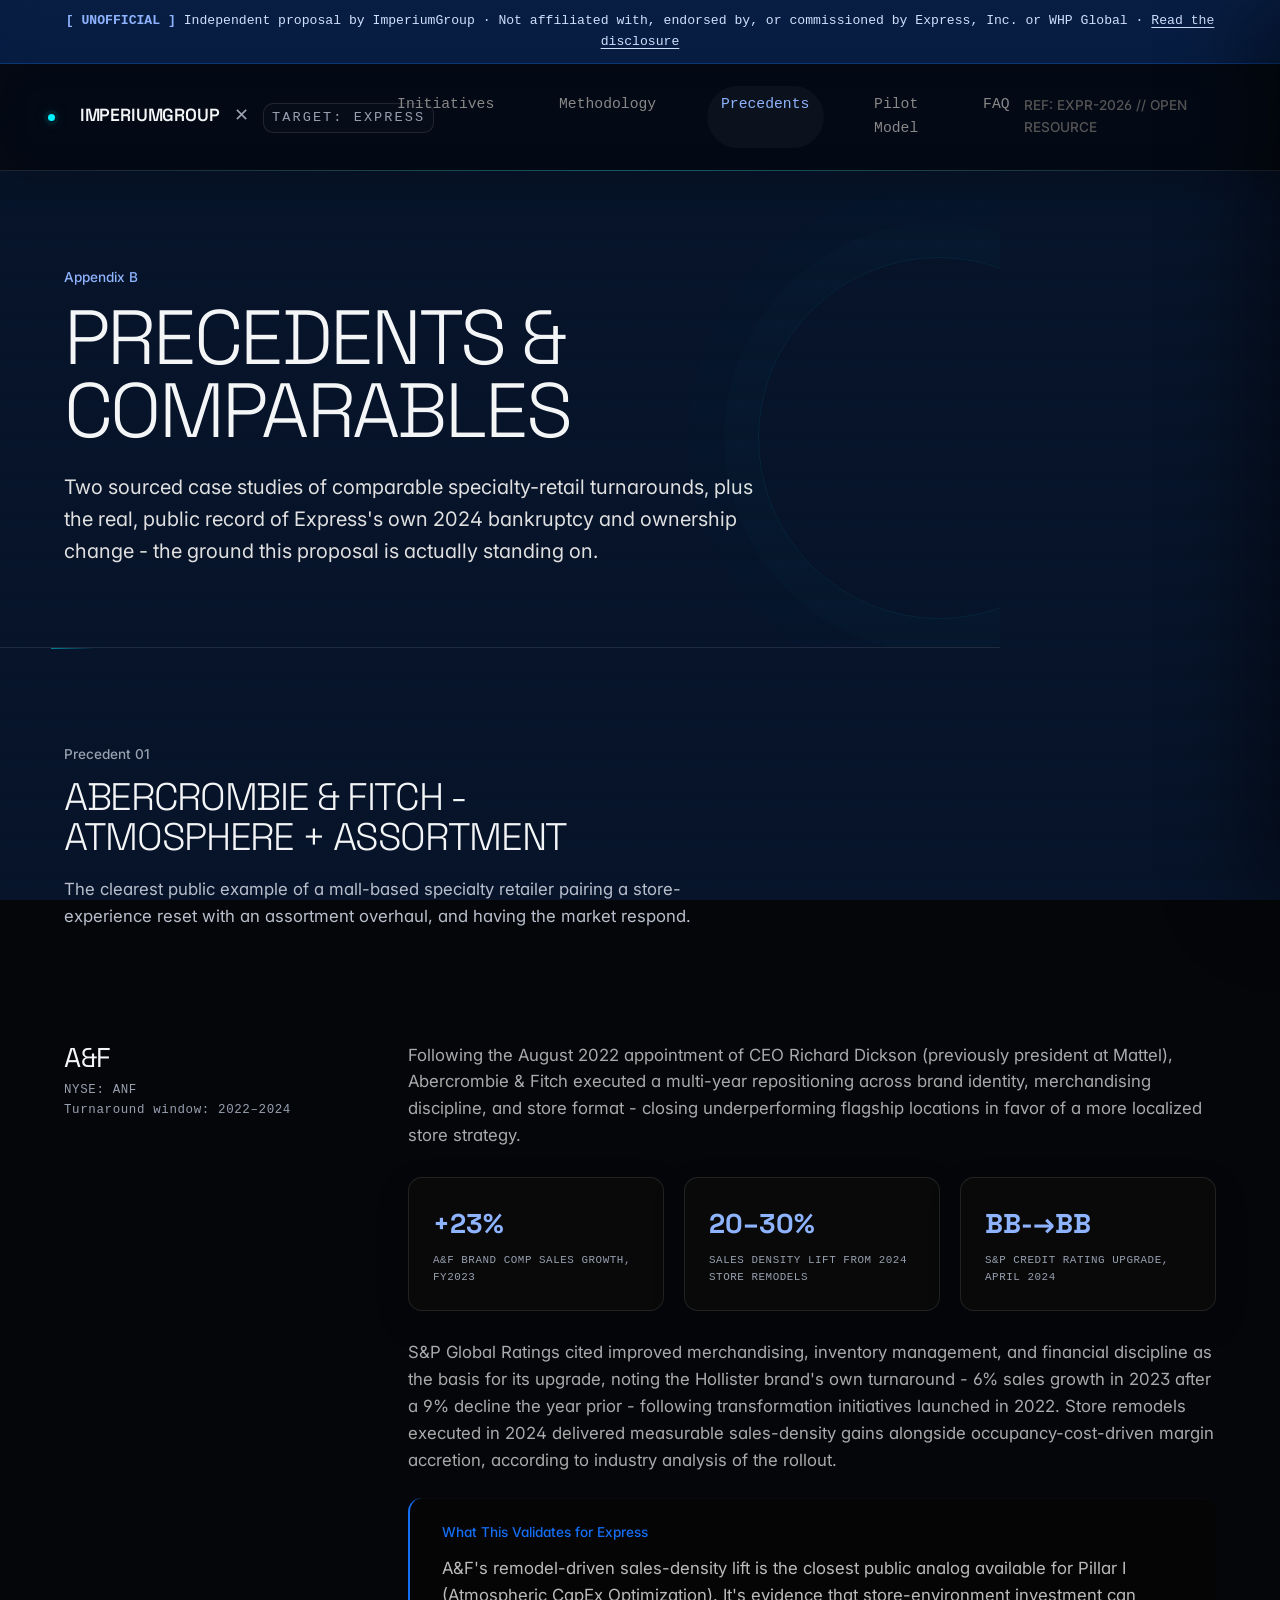
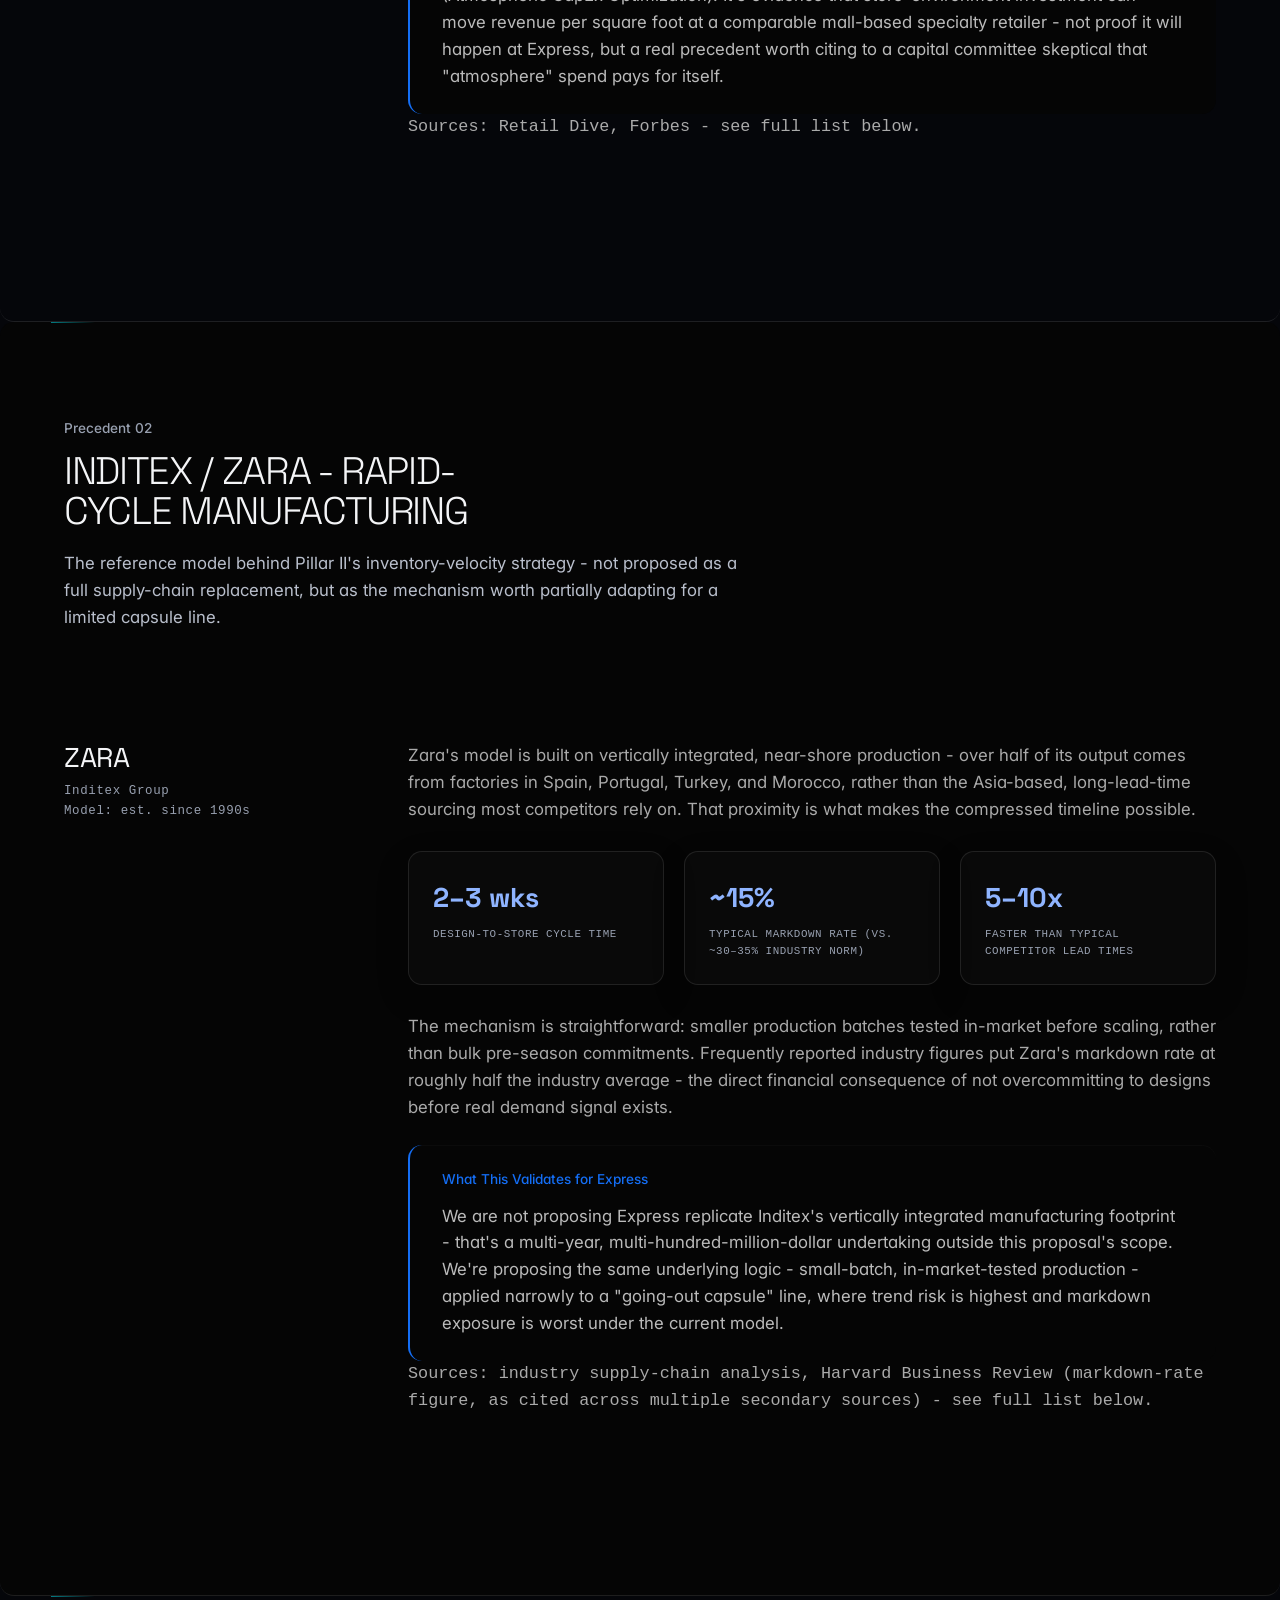
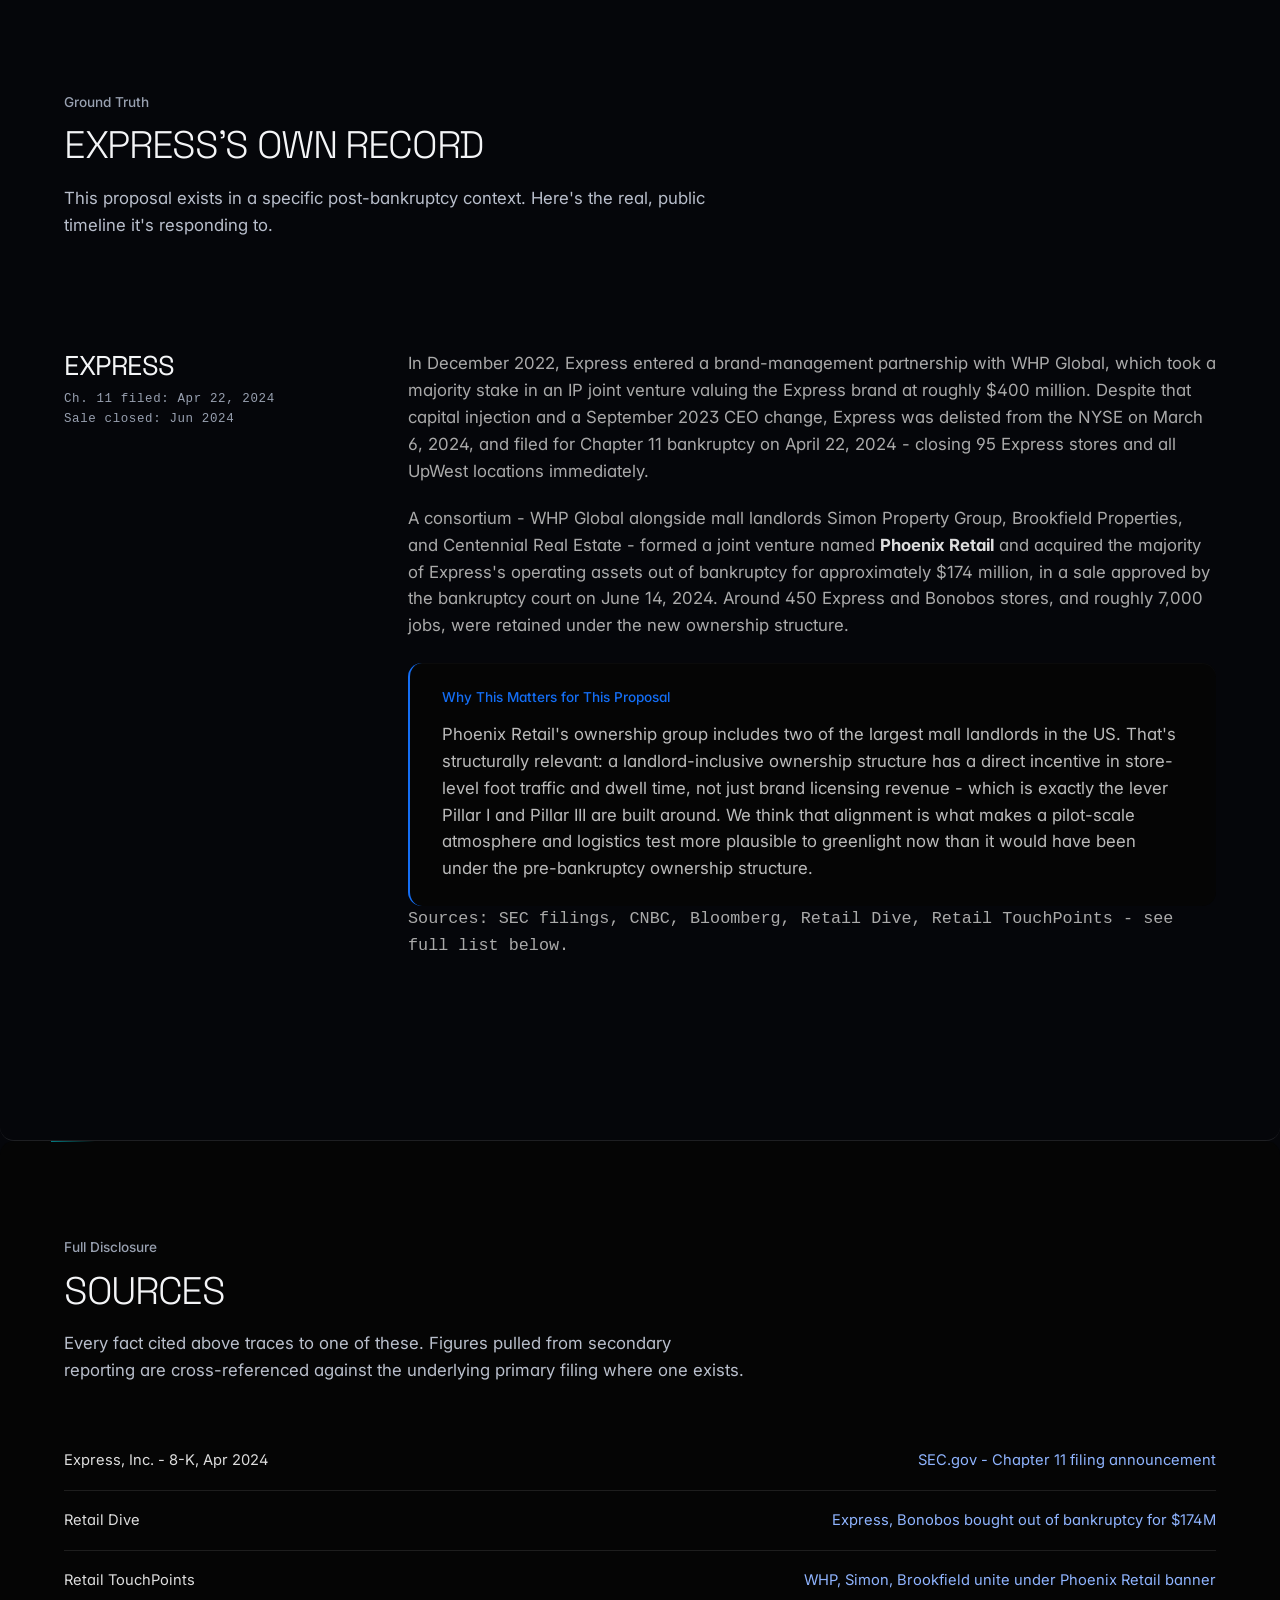
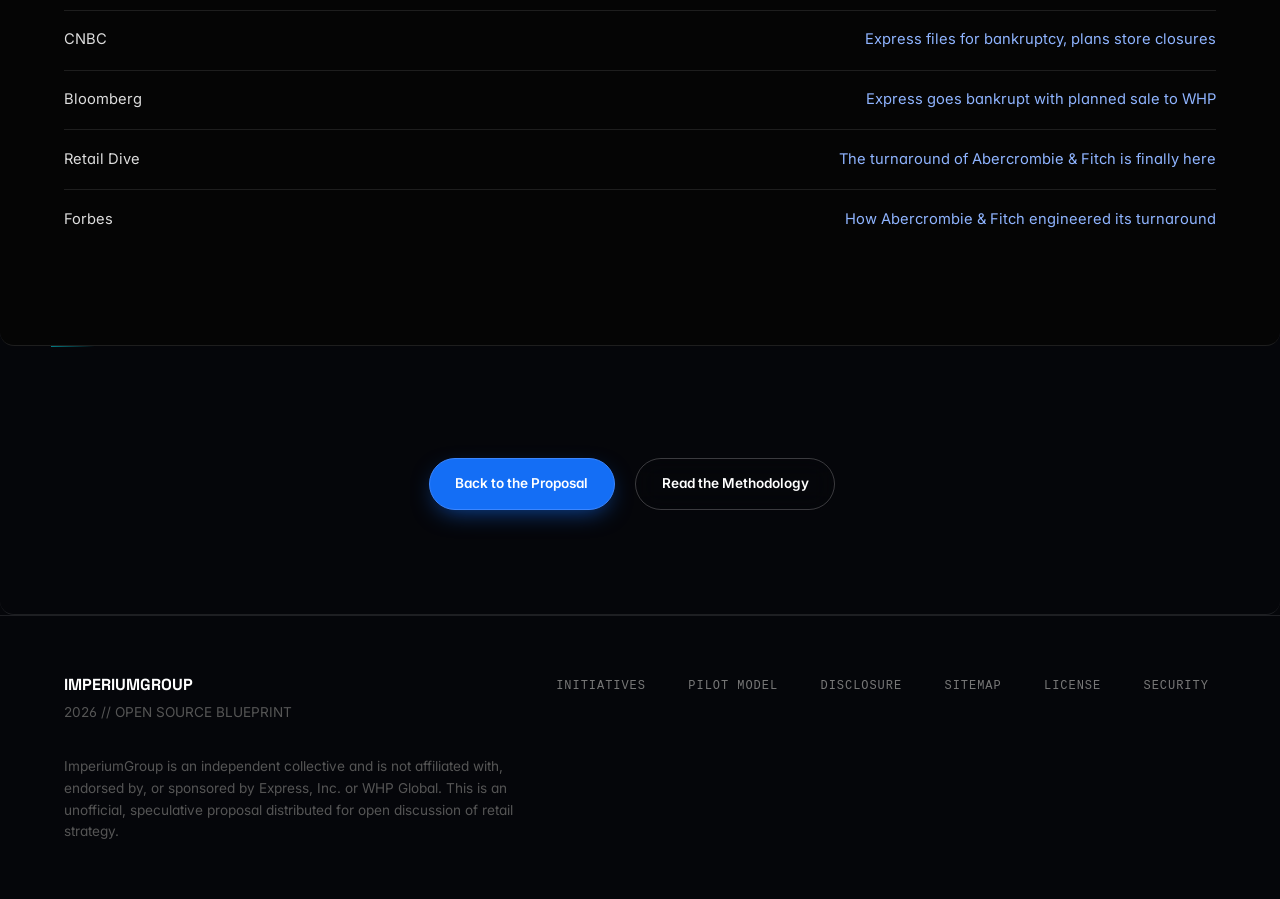
<file: precedents.html>
<!DOCTYPE html>
<html lang="en">
<head>
    <meta charset="UTF-8">
    <meta name="msvalidate.01" content="10618B6CCC5487026C05ADA413F68269" />
    <meta name="viewport" content="width=device-width, initial-scale=1.0">

    <meta name="theme-color" content="#000000">
    <meta name="application-name" content="PROJECT EXPRESStoration">
    <meta property="og:site_name" content="PROJECT EXPRESStoration">
    <meta property="og:url" content="https://project-expresstoration.pages.dev/precedents.html">
    <meta name="twitter:card" content="summary">
    <meta name="twitter:title" content="Precedents & Comparables | PROJECT EXPRESStoration">
    <meta name="twitter:description" content="Sourced comparable-retailer case studies and Express's public bankruptcy and ownership history used as context for the proposal.">
    <link rel="alternate" type="text/plain" href="/llms.txt" title="Machine-readable site guide">

    <meta name="description" content="Sourced case studies behind the Express turnaround proposal: Abercrombie & Fitch, Zara's rapid-manufacturing model, and Express's 2024 bankruptcy.">
    <meta name="keywords" content="Abercrombie Fitch turnaround, Zara Inditex fast fashion model, Express bankruptcy 2024, Phoenix Retail WHP Global, retail turnaround precedent, specialty retail case study">
    <meta name="author" content="ImperiumGroupGlobal">
    <meta name="robots" content="index, follow">
    <link rel="canonical" href="https://project-expresstoration.pages.dev/precedents.html">

    <title>Precedents & Comparables | ImperiumGroup</title>

        <link rel="stylesheet" href="assets/site-system.css">
<meta property="og:type" content="article">
    <meta property="og:title" content="Precedents & Comparables | ImperiumGroup">
    <meta property="og:description" content="The comparable-retailer evidence behind the Express turnaround proposal: Abercrombie & Fitch, Inditex/Zara, and Express's own bankruptcy history.">

    <link rel="preconnect" href="https://fonts.googleapis.com">
    <link rel="preconnect" href="https://fonts.gstatic.com" crossorigin>
    <link href="https://fonts.googleapis.com/css2?family=Inter:wght@300;400;500;600&family=Space+Grotesk:wght@300;400;500;700&display=swap" rel="stylesheet">

    <script type="application/ld+json">
    {
      "@context": "https://schema.org",
      "@type": "CreativeWork",
      "headline": "Precedents & Comparables",
      "creator": { "@type": "Organization", "name": "ImperiumGroupGlobal" },
      "publisher": { "@type": "Organization", "name": "ImperiumGroupGlobal" },
      "about": "Comparable-retailer turnaround precedents",
      "description": "Sourced case studies of comparable specialty-retail turnarounds and Express's own bankruptcy and ownership history, underpinning ImperiumGroup's independent Express turnaround proposal.",
      "isPartOf": "https://project-expresstoration.pages.dev/",
      "license": "https://creativecommons.org/licenses/by/4.0/"
    }
    </script>

    <style>
        :root {
            --bg: #000000; --fg: #ffffff; --muted: #888888; --border: #222222;
            --neon-red: #ff003c; --neon-cyan: #00f3ff; --grid: rgba(255, 255, 255, 0.04);
        }
        * { margin: 0; padding: 0; box-sizing: border-box; }
        html { scroll-behavior: smooth; }
        body {
            background-color: var(--bg); color: var(--fg);
            font-family: 'Inter', -apple-system, sans-serif; line-height: 1.6;
            -webkit-font-smoothing: antialiased; overflow-x: hidden;
            background-image: linear-gradient(var(--grid) 1px, transparent 1px), linear-gradient(90deg, var(--grid) 1px, transparent 1px);
            background-size: 40px 40px;
        }
        a { color: inherit; }
        :focus-visible { outline: 2px solid var(--neon-cyan); outline-offset: 3px; }
        h1, h2, h3, h4 { font-family: 'Space Grotesk', sans-serif; text-transform: uppercase; letter-spacing: -0.02em; }
        @media (prefers-reduced-motion: reduce) { html { scroll-behavior: auto; } }

        .mono-label {
            font-family: 'Courier New', Courier, monospace; font-size: 0.75rem; letter-spacing: 0.15em;
            color: var(--muted); text-transform: uppercase; display: block; margin-bottom: 0.75rem;
        }

        .independence-strip {
            width: 100%; background: #050505; border-bottom: 1px solid var(--border);
            padding: 0.65rem 3rem; text-align: center; font-family: 'Courier New', monospace;
            font-size: 0.72rem; letter-spacing: 0.08em; color: #999; position: relative; z-index: 101;
        }
        .independence-strip strong { color: var(--neon-cyan); font-weight: 700; }

        nav {
            position: sticky; top: 0; width: 100%; padding: 1.4rem 3rem; display: flex;
            justify-content: space-between; align-items: center; z-index: 100;
            background: rgba(0, 0, 0, 0.85); backdrop-filter: blur(12px); border-bottom: 1px solid var(--border);
        }
        .brand-lockup {
            display: flex; align-items: baseline; gap: 0.9rem; font-family: 'Space Grotesk', sans-serif;
            font-weight: 700; font-size: 1.1rem; letter-spacing: 0.08em; text-decoration: none;
        }
        .brand-lockup .divider { color: #333; font-weight: 300; }
        .brand-lockup .target-name {
            font-family: 'Courier New', monospace; font-size: 0.85rem; font-weight: 400;
            letter-spacing: 0.15em; color: var(--muted); border: 1px solid var(--border); padding: 3px 8px;
        }
        .nav-links {
            display: flex; gap: 2.25rem; font-family: 'Courier New', monospace;
            font-size: 0.75rem; letter-spacing: 0.1em; text-transform: uppercase;
        }
        .nav-links a { text-decoration: none; color: #888; transition: color 0.2s ease; }
        .nav-links a:hover, .nav-links a:focus-visible { color: var(--fg); }
        .nav-links a.current { color: var(--neon-cyan); }
        .terminal-header-text { font-family: 'Courier New', monospace; font-size: 0.75rem; color: #555; letter-spacing: 0.05em; }

        .page-hero { padding: 6rem 4rem 5rem 4rem; border-bottom: 1px solid var(--border); max-width: 1000px; }
        .page-hero h1 { font-size: clamp(2.6rem, 6vw, 5rem); line-height: 0.95; margin-bottom: 1.5rem; }
        .page-hero p { font-size: clamp(1.05rem, 1.6vw, 1.25rem); color: #E0E0E0; max-width: 700px; }

        .section-container { padding: 6rem 4rem; border-bottom: 1px solid var(--border); max-width: 1300px; margin: 0 auto; }
        .section-heading { margin-bottom: 3rem; max-width: 750px; }
        .section-heading h2 { font-size: clamp(1.9rem, 3vw, 2.6rem); margin-bottom: 1.25rem; }
        .section-heading p { color: var(--muted); font-size: 1.05rem; }

        /* Case study block */
        .case-study { display: grid; grid-template-columns: 280px 1fr; gap: 4rem; padding: 4rem 0; border-bottom: 1px solid var(--border); }
        .case-study:last-child { border-bottom: none; }
        .case-meta { position: sticky; top: 100px; align-self: start; }
        .case-meta h3 { font-size: 1.7rem; margin-bottom: 0.5rem; }
        .case-meta .case-sub { font-family: 'Courier New', monospace; font-size: 0.78rem; color: var(--muted); letter-spacing: 0.05em; }

        .stat-row { display: grid; grid-template-columns: repeat(3, 1fr); gap: 1.25rem; margin: 1.75rem 0; }
        .stat-box { border: 1px solid var(--border); background: rgba(10,10,10,0.8); padding: 1.5rem; }
        .stat-box .stat-num { font-family: 'Space Grotesk', sans-serif; font-size: 1.7rem; color: var(--neon-cyan); font-weight: 700; display: block; }
        .stat-box .stat-label { font-family: 'Courier New', monospace; font-size: 0.68rem; color: var(--muted); letter-spacing: 0.05em; text-transform: uppercase; display: block; margin-top: 6px; }

        .case-study p { color: #aaa; font-size: 1.05rem; margin-bottom: 1.25rem; }
        .case-study p strong { color: #ddd; }

        .translation-box {
            background: #050505; border-left: 2px solid var(--neon-red); padding: 1.5rem 2rem; margin-top: 1.5rem;
        }
        .translation-box .mono-label { color: var(--neon-red); }
        .translation-box p { margin-bottom: 0; color: #bbb; }

        .source-tag {
            font-family: 'Courier New', monospace; font-size: 0.7rem; color: #666;
        }
        .source-tag a { color: #888; text-decoration: underline; }
        .source-tag a:hover, .source-tag a:focus-visible { color: var(--neon-cyan); }

        /* Sources list */
        .sources-list { list-style: none; }
        .sources-list li {
            padding: 1.1rem 0; border-bottom: 1px solid var(--border);
            font-size: 0.92rem; color: #999; display: flex; justify-content: space-between; gap: 1rem; flex-wrap: wrap;
        }
        .sources-list li:last-child { border-bottom: none; }
        .sources-list a { color: var(--neon-cyan); text-decoration: none; word-break: break-word; }
        .sources-list a:hover, .sources-list a:focus-visible { text-decoration: underline; }
        .sources-list .src-name { color: #ddd; min-width: 220px; }

        .cta-inline {
            display: inline-block; padding: 0.9rem 2rem; background: transparent; color: var(--neon-cyan);
            border: 1px solid var(--neon-cyan); font-family: 'Space Grotesk', sans-serif; font-weight: 700;
            font-size: 0.85rem; text-transform: uppercase; letter-spacing: 0.1em; text-decoration: none;
            transition: all 0.3s ease; margin-top: 1rem; margin-right: 1rem;
        }
        .cta-inline:hover, .cta-inline:focus-visible { background: var(--neon-cyan); color: #000; }
        .cta-inline.ghost { color: var(--fg); border-color: #444; }
        .cta-inline.ghost:hover, .cta-inline.ghost:focus-visible { background: var(--fg); color: #000; }

        footer {
            padding: 3.5rem 4rem; border-top: 1px solid var(--border); display: flex;
            justify-content: space-between; align-items: flex-start; font-size: 0.85rem;
            color: #555; background: var(--bg); gap: 2rem; flex-wrap: wrap;
        }
        footer .footer-links { display: flex; gap: 1.75rem; font-family: 'Courier New', monospace; font-size: 0.75rem; letter-spacing: 0.08em; text-transform: uppercase; }
        footer .footer-links a { text-decoration: none; color: #777; }
        footer .footer-links a:hover, footer .footer-links a:focus-visible { color: var(--fg); }
        footer .footer-disclaimer { max-width: 500px; }

        @media (max-width: 1024px) {
            .page-hero { padding: 4rem 2rem 3rem 2rem; }
            .section-container { padding: 4rem 2rem; }
            nav { padding: 1.1rem 1.5rem; }
            .nav-links { display: none; }
            .terminal-header-text { display: none; }
            .case-study { grid-template-columns: 1fr; gap: 1.5rem; }
            .case-meta { position: relative; top: 0; }
            .stat-row { grid-template-columns: 1fr; }
            footer { flex-direction: column; gap: 1.75rem; padding: 3rem 2rem; text-align: left; }
        }

        /* 2026 site-system upgrade */
                ::selection { background: var(--neon-cyan); color: #000; }
                ::-webkit-scrollbar { width: 10px; }
                ::-webkit-scrollbar-track { background: #050505; }
                ::-webkit-scrollbar-thumb { background: #333; border-radius: 20px; }
                ::-webkit-scrollbar-thumb:hover { background: #555; }
        
                body { text-rendering: optimizeLegibility; }
                img, iframe { max-width: 100%; }
                button, a { -webkit-tap-highlight-color: transparent; }
        
                .scroll-progress {
                    position: fixed;
                    inset: 0 0 auto 0;
                    width: 0;
                    height: 2px;
                    background: var(--neon-cyan);
                    box-shadow: 0 0 14px rgba(0,243,255,.7);
                    z-index: 1000;
                    transform-origin: left center;
                    pointer-events: none;
                }
        
                nav {
                    transition: background .25s ease, border-color .25s ease, padding .25s ease;
                }
                nav.scrolled {
                    background: rgba(0,0,0,.94);
                    border-bottom-color: #303030;
                    padding-top: 1rem;
                    padding-bottom: 1rem;
                }
        
                .brand-lockup {
                    min-width: 0;
                    white-space: nowrap;
                }
                .brand-lockup:hover .target-name,
                .brand-lockup:focus-visible .target-name {
                    border-color: #444;
                    color: #fff;
                }
        
                .nav-links a {
                    position: relative;
                    padding: .4rem 0;
                }
                .nav-links a::after {
                    content: "";
                    position: absolute;
                    left: 0;
                    right: 100%;
                    bottom: 0;
                    height: 1px;
                    background: var(--neon-cyan);
                    transition: right .2s ease;
                }
                .nav-links a:hover::after,
                .nav-links a:focus-visible::after,
                .nav-links a.current::after { right: 0; }
        
                .mobile-nav-toggle {
                    display: none;
                    border: 1px solid var(--border);
                    background: #080808;
                    color: #fff;
                    width: 44px;
                    height: 44px;
                    padding: 0;
                    cursor: pointer;
                    font: 700 .72rem/1 monospace;
                    letter-spacing: .08em;
                    text-transform: uppercase;
                }
                .mobile-nav-toggle:hover,
                .mobile-nav-toggle:focus-visible {
                    border-color: var(--neon-cyan);
                    color: var(--neon-cyan);
                }
        
                .mobile-menu {
                    position: fixed;
                    top: 0;
                    right: 0;
                    width: min(88vw, 360px);
                    height: 100dvh;
                    padding: 92px 1.25rem 2rem;
                    background: rgba(4,4,4,.98);
                    border-left: 1px solid #222;
                    transform: translateX(100%);
                    transition: transform .25s ease;
                    z-index: 999;
                    box-shadow: -30px 0 80px rgba(0,0,0,.45);
                    overflow-y: auto;
                }
                .mobile-menu.open { transform: translateX(0); }
                .mobile-menu-backdrop {
                    position: fixed;
                    inset: 0;
                    background: rgba(0,0,0,.56);
                    opacity: 0;
                    pointer-events: none;
                    transition: opacity .25s ease;
                    z-index: 998;
                }
                .mobile-menu-backdrop.open {
                    opacity: 1;
                    pointer-events: auto;
                }
                .mobile-menu .menu-kicker {
                    color: var(--neon-cyan);
                    font: 700 .68rem/1.4 monospace;
                    letter-spacing: .14em;
                    margin-bottom: 1rem;
                }
                .mobile-menu a {
                    display: flex;
                    align-items: center;
                    justify-content: space-between;
                    gap: 1rem;
                    padding: 1rem 0;
                    color: #aaa;
                    text-decoration: none;
                    border-bottom: 1px solid #171717;
                    font: 700 1rem/1.2 'Space Grotesk', sans-serif;
                    text-transform: uppercase;
                }
                .mobile-menu a:hover,
                .mobile-menu a:focus-visible,
                .mobile-menu a.current {
                    color: #fff;
                }
                .mobile-menu a span {
                    color: #444;
                    font: .72rem monospace;
                }
                body.menu-open { overflow: hidden; }
        
                .page-shell {
                    width: min(1440px, calc(100% - 2rem));
                    margin: 0 auto;
                }
        
                .section-container,
                .terminal-dashboard,
                .metric-card,
                .data-readout,
                .velvet-rope-module,
                .faq-item,
                .tier-card,
                .phase-block,
                .rollback-card {
                    transition: border-color .25s ease, background-color .25s ease, transform .25s ease, box-shadow .25s ease;
                }
        
                .metric-card:hover,
                .tier-card:hover,
                .phase-block:hover,
                .rollback-card:hover {
                    border-color: #3b3b3b;
                    transform: translateY(-2px);
                }
        
                .section-heading h2,
                .page-hero h1 {
                    text-wrap: balance;
                }
        
                .cta-inline:active,
                .neon-btn:active {
                    transform: translateY(1px);
                }
        
                .site-signal-bar {
                    display: grid;
                    grid-template-columns: repeat(3, minmax(0,1fr));
                    gap: 1px;
                    margin: 0 auto;
                    max-width: 1100px;
                    border: 1px solid var(--border);
                    background: var(--border);
                }
                .site-signal {
                    background: #050505;
                    padding: 1.15rem 1.25rem;
                }
                .site-signal strong {
                    display: block;
                    margin-top: .3rem;
                    color: #fff;
                    font: 700 .9rem/1.2 'Space Grotesk', sans-serif;
                    text-transform: uppercase;
                }
        
                @media (max-width: 1024px) {
                    nav { gap: 1rem; }
                    .mobile-nav-toggle { display: inline-grid; place-items: center; flex: 0 0 auto; }
                    .nav-links { display: none !important; }
                    .site-signal-bar { grid-template-columns: 1fr; }
                }
        
                @media (max-width: 640px) {
                    .brand-lockup { font-size: .9rem; gap: .55rem; }
                    .brand-lockup .divider { display: none; }
                    .brand-lockup .target-name { font-size: .66rem; letter-spacing: .08em; padding: 3px 5px; }
                    .independence-strip { font-size: .62rem; letter-spacing: .05em; line-height: 1.45; }
                    .scroll-progress { height: 3px; }
                }
        
                @media (prefers-reduced-motion: reduce) {
                    nav, .mobile-menu, .mobile-menu-backdrop, .metric-card, .tier-card,
                    .phase-block, .rollback-card { transition: none !important; }
                }

    </style>
    <script type="application/ld+json" data-site-discovery="true">
    {
      "@context": "https://schema.org",
      "@graph": [
        {
          "@type": "WebPage",
          "@id": "https://project-expresstoration.pages.dev/precedents.html#webpage",
          "url": "https://project-expresstoration.pages.dev/precedents.html",
          "name": "Precedents & Comparables | PROJECT EXPRESStoration",
          "description": "Sourced comparable-retailer case studies and Express's public bankruptcy and ownership history used as context for the proposal.",
          "inLanguage": "en",
          "isPartOf": {
            "@id": "https://project-expresstoration.pages.dev/#website"
          },
          "about": {
            "@type": "Thing",
            "name": "Independent retail strategy proposal"
          }
        },
        {
          "@type": "WebSite",
          "@id": "https://project-expresstoration.pages.dev/#website",
          "url": "https://project-expresstoration.pages.dev/",
          "name": "PROJECT EXPRESStoration",
          "description": "Independent, open-source retail turnaround proposal for Express.",
          "inLanguage": "en"
        }
      ]
    }
    </script>
    <link rel="stylesheet" href="assets/design.css">
</head>
<body>
    <a class="skip-link" href="#main-content">Skip to content</a>
    <div class="scroll-progress" aria-hidden="true"></div>

    <div class="independence-strip">
        <strong>[ UNOFFICIAL ]</strong> Independent proposal by ImperiumGroup &middot; Not affiliated with, endorsed by, or commissioned by Express, Inc. or WHP Global &middot; <a href="index.html#about">Read the disclosure</a>
    </div>

    <nav>
        <a href="index.html" class="brand-lockup">
            IMPERIUMGROUP
            <span class="divider">✕</span>
            <span class="target-name">TARGET: EXPRESS</span>
        </a>
        <div class="nav-links">
            <a href="index.html#initiatives">Initiatives</a>
            <a href="methodology.html">Methodology</a>
            <a href="precedents.html" class="current">Precedents</a>
            <a href="pilot-program.html">Pilot Model</a>
            <a href="faq.html">FAQ</a>
        </div>
        <button class="mobile-nav-toggle" type="button" aria-expanded="false" aria-controls="mobile-menu" aria-label="Open navigation">MENU</button>
        <div class="terminal-header-text">REF: EXPR-2026 // OPEN RESOURCE</div>
    </nav>
    <div class="mobile-menu-backdrop" aria-hidden="true"></div>
    <aside id="mobile-menu" class="mobile-menu" tabindex="-1" aria-label="Mobile navigation">
        <div class="menu-kicker">NAVIGATION // PROJECT EXPRESSTORATION</div>
        <a href="index.html"><span>01</span> Proposal</a>
        <a href="methodology.html"><span>02</span> Methodology</a>
        <a href="precedents.html"><span>03</span> Precedents</a>
        <a href="pilot-program.html"><span>04</span> Pilot Model</a>
        <a href="faq.html"><span>05</span> FAQ</a>
        <a href="license.html"><span>06</span> License</a>
    </aside>


    <section class="page-hero" id="main-content">
        <span class="mono-label" style="color:var(--neon-cyan);">Appendix B</span>
        <h1>PRECEDENTS &<br>COMPARABLES</h1>
        <p>Two sourced case studies of comparable specialty-retail turnarounds, plus the real, public record of Express's own 2024 bankruptcy and ownership change - the ground this proposal is actually standing on.</p>
    </section>

    <!-- Case Study 1: Abercrombie & Fitch -->
    <section class="section-container">
        <div class="section-heading">
            <span class="mono-label">Precedent 01</span>
            <h2>ABERCROMBIE & FITCH - ATMOSPHERE + ASSORTMENT</h2>
            <p>The clearest public example of a mall-based specialty retailer pairing a store-experience reset with an assortment overhaul, and having the market respond.</p>
        </div>

        <div class="case-study">
            <div class="case-meta">
                <h3>A&F</h3>
                <div class="case-sub">NYSE: ANF<br>Turnaround window: 2022–2024</div>
            </div>
            <div>
                <p>Following the August 2022 appointment of CEO Richard Dickson (previously president at Mattel), Abercrombie & Fitch executed a multi-year repositioning across brand identity, merchandising discipline, and store format - closing underperforming flagship locations in favor of a more localized store strategy.</p>

                <div class="stat-row">
                    <div class="stat-box">
                        <span class="stat-num">+23%</span>
                        <span class="stat-label">A&F brand comp sales growth, FY2023</span>
                    </div>
                    <div class="stat-box">
                        <span class="stat-num">20–30%</span>
                        <span class="stat-label">Sales density lift from 2024 store remodels</span>
                    </div>
                    <div class="stat-box">
                        <span class="stat-num">BB-→BB</span>
                        <span class="stat-label">S&P credit rating upgrade, April 2024</span>
                    </div>
                </div>

                <p>S&P Global Ratings cited improved merchandising, inventory management, and financial discipline as the basis for its upgrade, noting the Hollister brand's own turnaround - 6% sales growth in 2023 after a 9% decline the year prior - following transformation initiatives launched in 2022. Store remodels executed in 2024 delivered measurable sales-density gains alongside occupancy-cost-driven margin accretion, according to industry analysis of the rollout.</p>

                <div class="translation-box">
                    <span class="mono-label">What This Validates for Express</span>
                    <p>A&F's remodel-driven sales-density lift is the closest public analog available for Pillar I (Atmospheric CapEx Optimization). It's evidence that store-environment investment can move revenue per square foot at a comparable mall-based specialty retailer - not proof it will happen at Express, but a real precedent worth citing to a capital committee skeptical that "atmosphere" spend pays for itself.</p>
                </div>

                <p class="source-tag">Sources: Retail Dive, Forbes - see full list below.</p>
            </div>
        </div>
    </section>

    <!-- Case Study 2: Zara / Inditex -->
    <section class="section-container" style="background:#050505;">
        <div class="section-heading">
            <span class="mono-label">Precedent 02</span>
            <h2>INDITEX / ZARA - RAPID-CYCLE MANUFACTURING</h2>
            <p>The reference model behind Pillar II's inventory-velocity strategy - not proposed as a full supply-chain replacement, but as the mechanism worth partially adapting for a limited capsule line.</p>
        </div>

        <div class="case-study">
            <div class="case-meta">
                <h3>Zara</h3>
                <div class="case-sub">Inditex Group<br>Model: est. since 1990s</div>
            </div>
            <div>
                <p>Zara's model is built on vertically integrated, near-shore production - over half of its output comes from factories in Spain, Portugal, Turkey, and Morocco, rather than the Asia-based, long-lead-time sourcing most competitors rely on. That proximity is what makes the compressed timeline possible.</p>

                <div class="stat-row">
                    <div class="stat-box">
                        <span class="stat-num">2–3 wks</span>
                        <span class="stat-label">Design-to-store cycle time</span>
                    </div>
                    <div class="stat-box">
                        <span class="stat-num">~15%</span>
                        <span class="stat-label">Typical markdown rate (vs. ~30–35% industry norm)</span>
                    </div>
                    <div class="stat-box">
                        <span class="stat-num">5–10x</span>
                        <span class="stat-label">Faster than typical competitor lead times</span>
                    </div>
                </div>

                <p>The mechanism is straightforward: smaller production batches tested in-market before scaling, rather than bulk pre-season commitments. Frequently reported industry figures put Zara's markdown rate at roughly half the industry average - the direct financial consequence of not overcommitting to designs before real demand signal exists.</p>

                <div class="translation-box">
                    <span class="mono-label">What This Validates for Express</span>
                    <p>We are not proposing Express replicate Inditex's vertically integrated manufacturing footprint - that's a multi-year, multi-hundred-million-dollar undertaking outside this proposal's scope. We're proposing the same underlying logic - small-batch, in-market-tested production - applied narrowly to a "going-out capsule" line, where trend risk is highest and markdown exposure is worst under the current model.</p>
                </div>

                <p class="source-tag">Sources: industry supply-chain analysis, Harvard Business Review (markdown-rate figure, as cited across multiple secondary sources) - see full list below.</p>
            </div>
        </div>
    </section>

    <!-- Context: Express's own history -->
    <section class="section-container">
        <div class="section-heading">
            <span class="mono-label">Ground Truth</span>
            <h2>EXPRESS'S OWN RECORD</h2>
            <p>This proposal exists in a specific post-bankruptcy context. Here's the real, public timeline it's responding to.</p>
        </div>

        <div class="case-study">
            <div class="case-meta">
                <h3>Express</h3>
                <div class="case-sub">Ch. 11 filed: Apr 22, 2024<br>Sale closed: Jun 2024</div>
            </div>
            <div>
                <p>In December 2022, Express entered a brand-management partnership with WHP Global, which took a majority stake in an IP joint venture valuing the Express brand at roughly $400 million. Despite that capital injection and a September 2023 CEO change, Express was delisted from the NYSE on March 6, 2024, and filed for Chapter 11 bankruptcy on April 22, 2024 - closing 95 Express stores and all UpWest locations immediately.</p>

                <p>A consortium - WHP Global alongside mall landlords Simon Property Group, Brookfield Properties, and Centennial Real Estate - formed a joint venture named <strong>Phoenix Retail</strong> and acquired the majority of Express's operating assets out of bankruptcy for approximately $174 million, in a sale approved by the bankruptcy court on June 14, 2024. Around 450 Express and Bonobos stores, and roughly 7,000 jobs, were retained under the new ownership structure.</p>

                <div class="translation-box">
                    <span class="mono-label">Why This Matters for This Proposal</span>
                    <p>Phoenix Retail's ownership group includes two of the largest mall landlords in the US. That's structurally relevant: a landlord-inclusive ownership structure has a direct incentive in store-level foot traffic and dwell time, not just brand licensing revenue - which is exactly the lever Pillar I and Pillar III are built around. We think that alignment is what makes a pilot-scale atmosphere and logistics test more plausible to greenlight now than it would have been under the pre-bankruptcy ownership structure.</p>
                </div>

                <p class="source-tag">Sources: SEC filings, CNBC, Bloomberg, Retail Dive, Retail TouchPoints - see full list below.</p>
            </div>
        </div>
    </section>

    <!-- Sources -->
    <section class="section-container" style="background:#050505;">
        <div class="section-heading">
            <span class="mono-label">Full Disclosure</span>
            <h2>SOURCES</h2>
            <p>Every fact cited above traces to one of these. Figures pulled from secondary reporting are cross-referenced against the underlying primary filing where one exists.</p>
        </div>
        <ul class="sources-list">
            <li><span class="src-name">Express, Inc. - 8-K, Apr 2024</span><a href="https://www.sec.gov/Archives/edgar/data/0001483510/000119312524103828/d827429dex991.htm" target="_blank" rel="noopener noreferrer">SEC.gov - Chapter 11 filing announcement</a></li>
            <li><span class="src-name">Retail Dive</span><a href="https://www.retaildive.com/news/express-bonobos-acquired-bankruptcy-simon-brookfield-centennial-whp-global/719103/" target="_blank" rel="noopener noreferrer">Express, Bonobos bought out of bankruptcy for $174M</a></li>
            <li><span class="src-name">Retail TouchPoints</span><a href="https://www.retailtouchpoints.com/news/whp-simon-brookfield-unite-under-phoenix-retail-banner-to-acquire-express/144011/" target="_blank" rel="noopener noreferrer">WHP, Simon, Brookfield unite under Phoenix Retail banner</a></li>
            <li><span class="src-name">CNBC</span><a href="https://www.cnbc.com/2024/04/22/express-files-for-bankruptcy-plans-to-close-nearly-100-stores.html" target="_blank" rel="noopener noreferrer">Express files for bankruptcy, plans store closures</a></li>
            <li><span class="src-name">Bloomberg</span><a href="https://www.bloomberg.com/news/articles/2024-04-22/express-goes-bankrupt-as-whp-led-group-flags-interest-in-stores" target="_blank" rel="noopener noreferrer">Express goes bankrupt with planned sale to WHP</a></li>
            <li><span class="src-name">Retail Dive</span><a href="https://www.retaildive.com/news/abercrombie-fitch-turnaround-SP-Global-Ratings-upgrade/714122/" target="_blank" rel="noopener noreferrer">The turnaround of Abercrombie & Fitch is finally here</a></li>
            <li><span class="src-name">Forbes</span><a href="https://www.forbes.com/sites/pamdanziger/2024/06/27/how-abercrombie--fitch-engineered-its-dramatic-turnaround-and-will-keep-moving-forward/" target="_blank" rel="noopener noreferrer">How Abercrombie & Fitch engineered its turnaround</a></li>
        </ul>
    </section>

    <section class="section-container" style="text-align:center;">
        <a href="index.html" class="cta-inline">Back to the Proposal</a>
        <a href="methodology.html" class="cta-inline ghost">Read the Methodology</a>
    </section>

    <footer>
        <div class="footer-brand">
            <span style="font-family: 'Space Grotesk', sans-serif; font-weight: bold; color: #fff; font-size: 1rem;">IMPERIUMGROUP</span><br>
            <span style="margin-top: 5px; display: inline-block;">2026 // OPEN SOURCE BLUEPRINT</span>
        </div>
        <div class="footer-links">
            <a href="index.html#initiatives">Initiatives</a>
            <a href="pilot-program.html">Pilot Model</a>
            <a href="index.html#about">Disclosure</a>
            <a href="sitemap.xml">Sitemap</a>
            <a href="license.html">License</a>
            <a href="SECURITY.md">Security</a>
        </div>
        <div class="footer-disclaimer">
            ImperiumGroup is an independent collective and is not affiliated with, endorsed by, or sponsored by Express, Inc. or WHP Global. This is an unofficial, speculative proposal distributed for open discussion of retail strategy.
        </div>
    </footer>


    <script>
        (() => {
            const progress = document.querySelector('.scroll-progress');
            const nav = document.querySelector('nav');
            const menu = document.querySelector('.mobile-menu');
            const backdrop = document.querySelector('.mobile-menu-backdrop');
            const toggle = document.querySelector('.mobile-nav-toggle');

            const updateChrome = () => {
                const scrollable = document.documentElement.scrollHeight - window.innerHeight;
                const ratio = scrollable > 0 ? Math.min(1, Math.max(0, window.scrollY / scrollable)) : 0;
                if (progress) progress.style.width = (ratio * 100) + '%';
                if (nav) nav.classList.toggle('scrolled', window.scrollY > 12);
            };

            const setMenu = (open) => {
                if (!menu || !backdrop || !toggle) return;
                menu.classList.toggle('open', open);
                backdrop.classList.toggle('open', open);
                document.body.classList.toggle('menu-open', open);
                toggle.setAttribute('aria-expanded', String(open));
                toggle.setAttribute('aria-label', open ? 'Close navigation' : 'Open navigation');
                if (open) menu.focus();
            };

            if (toggle) toggle.addEventListener('click', () => setMenu(!menu.classList.contains('open')));
            if (backdrop) backdrop.addEventListener('click', () => setMenu(false));
            if (menu) menu.querySelectorAll('a').forEach(a => a.addEventListener('click', () => setMenu(false)));
            document.addEventListener('keydown', e => {
                if (e.key === 'Escape') setMenu(false);
            });
            window.addEventListener('scroll', updateChrome, { passive: true });
            updateChrome();
        })();
    </script>

</body>
</html>
</file>
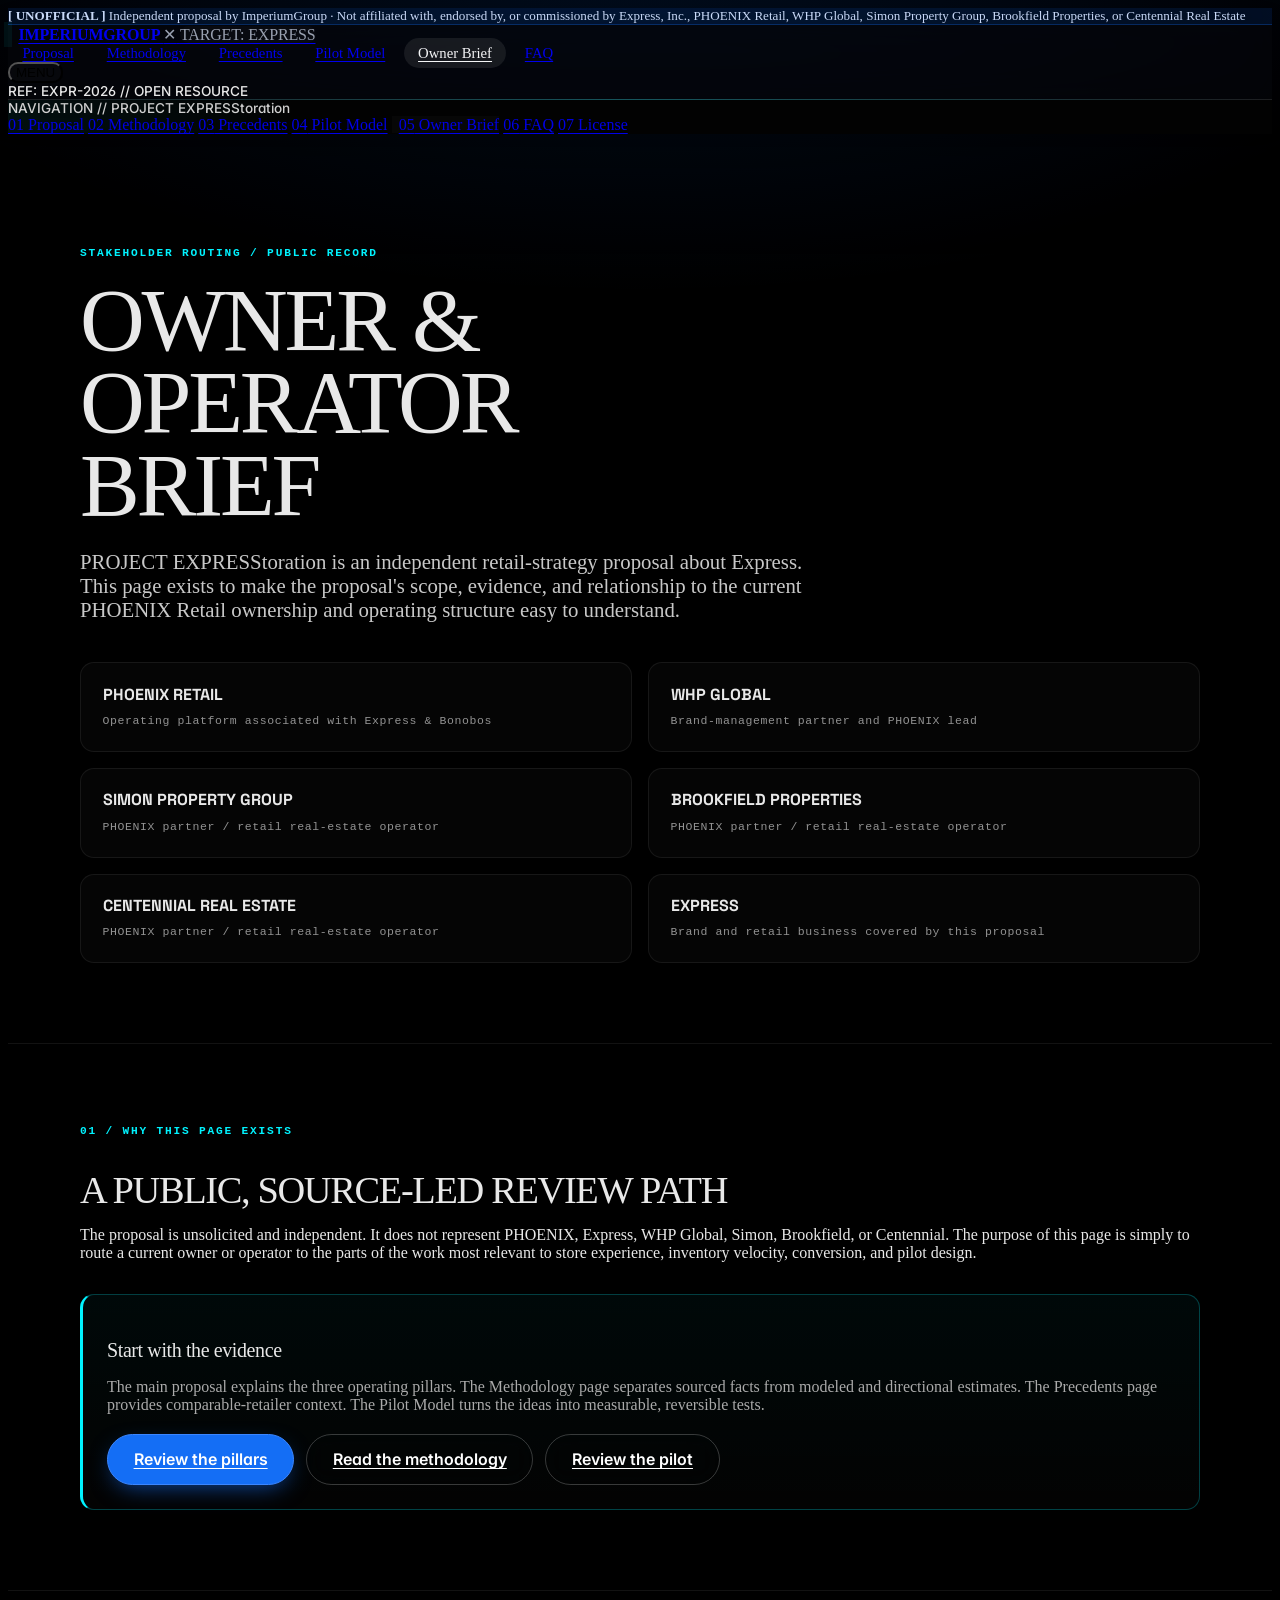
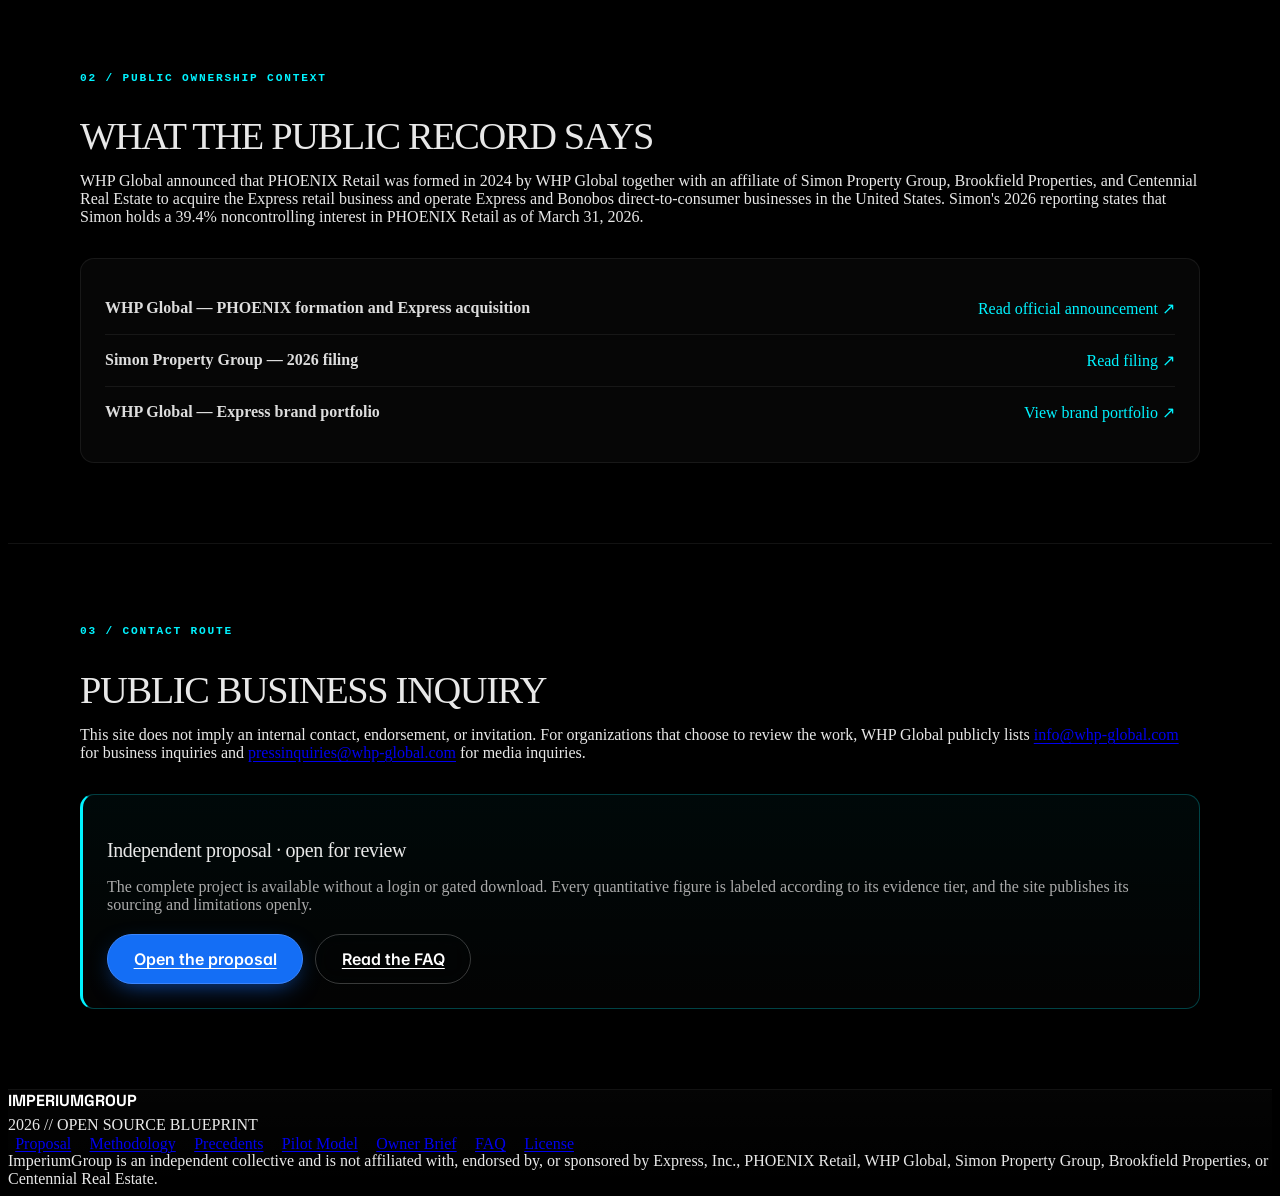
<file: stakeholder-brief.html>
<!doctype html>
<html lang="en">
<head>
  <meta charset="utf-8">
  <meta name="viewport" content="width=device-width, initial-scale=1">
  <meta name="theme-color" content="#000000">
  <meta name="description" content="Owner and operator briefing for PROJECT EXPRESStoration: an independent retail strategy proposal for Express and the PHOENIX Retail operating platform.">
  <meta name="author" content="ImperiumGroupGlobal">
  <meta name="robots" content="index, follow, max-image-preview:large, max-snippet:-1, max-video-preview:-1">
  <link rel="canonical" href="https://project-expresstoration.pages.dev/owner-operator-brief.html">
  <link rel="alternate" type="text/plain" href="/llms.txt" title="Machine-readable site guide">
  <meta property="og:type" content="article">
  <meta property="og:site_name" content="PROJECT EXPRESStoration">
  <meta property="og:title" content="Owner & Operator Brief | PROJECT EXPRESStoration">
  <meta property="og:description" content="A concise, source-led briefing for the organizations operating and owning the Express retail business through PHOENIX Retail.">
  <meta property="og:url" content="https://project-expresstoration.pages.dev/stakeholder-brief.html">
  <meta name="twitter:card" content="summary">
  <meta name="twitter:title" content="Owner / Operator Brief | PROJECT EXPRESStoration">
  <meta name="twitter:description" content="Independent retail strategy proposal for Express and the PHOENIX Retail operating platform.">
  <meta http-equiv="X-UA-Compatible" content="IE=edge">
  <title>Owner &amp; Operator Brief | PROJECT EXPRESStoration</title>
  <link rel="preconnect" href="https://fonts.googleapis.com">
  <link rel="preconnect" href="https://fonts.gstatic.com" crossorigin>
  <link href="https://fonts.googleapis.com/css2?family=Inter:wght@300;400;500;600&family=Space+Grotesk:wght@300;400;500;700&display=swap" rel="stylesheet">
  <script type="application/ld+json">
  {
    "@context":"https://schema.org",
    "@graph":[
      {
        "@type":"WebPage",
        "@id":"https://project-expresstoration.pages.dev/stakeholder-brief.html#webpage",
        "url":"https://project-expresstoration.pages.dev/stakeholder-brief.html",
        "name":"Owner / Operator Brief | PROJECT EXPRESStoration",
        "description":"Source-led context for the organizations operating and owning the Express retail business through PHOENIX Retail.",
        "isPartOf":{"@id":"https://project-expresstoration.pages.dev/#website"},
        "about":[
          {"@type":"Organization","name":"PHOENIX Retail","url":"https://www.whp-global.com/"},
          {"@type":"Organization","name":"WHP Global","url":"https://www.whp-global.com/"},
          {"@type":"Organization","name":"Simon Property Group","url":"https://www.simon.com/"},
          {"@type":"Organization","name":"Brookfield Properties","url":"https://www.brookfieldproperties.com/"},
          {"@type":"Organization","name":"Centennial Real Estate","url":"https://www.centennialrec.com/"}
        ],
        "mainEntity":{"@id":"https://project-expresstoration.pages.dev/#website"}
      },
      {
        "@type":"WebSite",
        "@id":"https://project-expresstoration.pages.dev/#website",
        "url":"https://project-expresstoration.pages.dev/",
        "name":"PROJECT EXPRESStoration",
        "description":"Independent, open-source retail turnaround proposal for Express.",
        "inLanguage":"en"
      }
    ]
  }
  </script>
  <style data-owner-operator-inline="true">
/* PROJECT EXPRESStoration shared UI system
   Visual layer only: page content and existing behavior remain authoritative.
*/
:root {
  --surface-0: #000;
  --surface-1: #050505;
  --surface-2: #0a0a0a;
  --surface-3: #101010;
  --line-soft: rgba(255,255,255,.07);
  --line: rgba(255,255,255,.12);
  --text-strong: #fff;
  --text: #e8e8e8;
  --text-muted: #929292;
  --text-dim: #5f5f5f;
  --cyan: #00f3ff;
  --cyan-soft: rgba(0,243,255,.12);
  --red: #ff003c;
  --red-soft: rgba(255,0,60,.12);
  --shadow-xl: 0 28px 90px rgba(0,0,0,.5);
  --radius-sm: 10px;
  --radius-md: 14px;
  --ease: cubic-bezier(.2,.7,.2,1);
}

html {
  scroll-padding-top: 88px;
}

body {
  min-width: 320px;
  background:
    radial-gradient(circle at 12% -5%, rgba(0,243,255,.07), transparent 28rem),
    radial-gradient(circle at 92% 10%, rgba(255,0,60,.055), transparent 26rem),
    #000;
  color: var(--text);
}

body::before {
  content: "";
  position: fixed;
  inset: 0;
  pointer-events: none;
  z-index: -1;
  background:
    linear-gradient(90deg, transparent 49.96%, rgba(255,255,255,.018) 50%, transparent 50.04%);
  background-size: 80px 80px;
  opacity: .45;
}

::selection {
  background: var(--cyan);
  color: #000;
}

a {
  text-underline-offset: .2em;
}

.skip-link {
  position: fixed;
  top: .75rem;
  left: .75rem;
  z-index: 2000;
  padding: .75rem 1rem;
  border: 1px solid var(--cyan);
  background: #000;
  color: #fff;
  text-decoration: none;
  font: 700 .72rem/1 'Courier New', monospace;
  letter-spacing: .08em;
  text-transform: uppercase;
  transform: translateY(-150%);
  transition: transform .2s var(--ease);
}

.skip-link:focus {
  transform: translateY(0);
}

nav {
  isolation: isolate;
  box-shadow: 0 10px 36px rgba(0,0,0,.22);
}

nav::after {
  content: "";
  position: absolute;
  left: 0;
  right: 0;
  bottom: -1px;
  height: 1px;
  background: linear-gradient(90deg, transparent, rgba(0,243,255,.35), transparent);
  opacity: .75;
  pointer-events: none;
}

.brand-lockup {
  position: relative;
}

.brand-lockup::before {
  content: "";
  width: 7px;
  height: 7px;
  border-radius: 50%;
  margin-right: .65rem;
  background: var(--cyan);
  box-shadow: 0 0 0 4px rgba(0,243,255,.06), 0 0 16px rgba(0,243,255,.28);
  flex: 0 0 auto;
}

.brand-lockup .target-name {
  border-radius: var(--radius-sm);
  background: rgba(255,255,255,.018);
  transition: border-color .2s var(--ease), background .2s var(--ease), color .2s var(--ease);
}

.nav-links a {
  border-radius: 6px;
  transition: color .2s var(--ease), background .2s var(--ease);
}

.nav-links a:hover,
.nav-links a:focus-visible,
.nav-links a.current {
  color: #fff;
  background: rgba(255,255,255,.035);
}

.nav-links a.current {
  color: var(--cyan);
}

.independence-strip {
  backdrop-filter: blur(14px);
  background: rgba(4,4,4,.86);
}

.hero {
  overflow: hidden;
  isolation: isolate;
  background:
    radial-gradient(circle at 82% 24%, rgba(0,243,255,.10), transparent 26rem),
    radial-gradient(circle at 16% 74%, rgba(255,0,60,.08), transparent 24rem),
    linear-gradient(135deg, #000 0%, #070707 46%, #030303 100%) !important;
}

.hero::before {
  content: "";
  position: absolute;
  inset: 8% -10% auto auto;
  width: min(52vw, 760px);
  aspect-ratio: 1;
  border: 1px solid rgba(0,243,255,.1);
  border-radius: 50%;
  box-shadow:
    0 0 0 28px rgba(0,243,255,.015),
    0 0 0 64px rgba(0,243,255,.01);
  transform: rotate(-12deg);
  pointer-events: none;
}

.hero::after {
  content: "FIELD NOTE 01  /  OPEN REVIEW";
  position: absolute;
  right: 4rem;
  bottom: 2rem;
  color: rgba(255,255,255,.2);
  font: 700 .65rem/1 'Courier New', monospace;
  letter-spacing: .16em;
  white-space: nowrap;
  pointer-events: none;
}

.hero > div {
  position: relative;
  z-index: 1;
}

.hero h1 {
  max-width: 11ch;
  text-shadow: 0 18px 55px rgba(0,0,0,.35);
}

.hero h1 .target {
  -webkit-text-stroke-color: rgba(255,255,255,.82);
}

.hero p {
  color: #d6d6d6;
  max-width: 760px;
}

.hero-actions {
  gap: .75rem;
}

.neon-btn,
.cta-inline {
  position: relative;
  overflow: hidden;
  border-radius: var(--radius-sm);
  transition:
    color .2s var(--ease),
    background-color .2s var(--ease),
    border-color .2s var(--ease),
    box-shadow .2s var(--ease),
    transform .2s var(--ease);
}

.neon-btn::before,
.cta-inline::before {
  content: "";
  position: absolute;
  inset: 0;
  background: linear-gradient(100deg, transparent 0%, rgba(255,255,255,.09) 45%, transparent 70%);
  transform: translateX(-120%);
  transition: transform .5s var(--ease);
  pointer-events: none;
}

.neon-btn:hover::before,
.neon-btn:focus-visible::before,
.cta-inline:hover::before,
.cta-inline:focus-visible::before {
  transform: translateX(120%);
}

.neon-btn:hover,
.neon-btn:focus-visible,
.cta-inline:hover,
.cta-inline:focus-visible {
  box-shadow: 0 14px 38px rgba(0,0,0,.32);
}

.neon-btn.ghost,
.cta-inline.ghost {
  background: rgba(255,255,255,.015);
  backdrop-filter: blur(12px);
}

.terminal-dashboard {
  border-radius: var(--radius-md);
  border-color: var(--line);
  background:
    linear-gradient(180deg, rgba(255,255,255,.025), rgba(255,255,255,.012)),
    rgba(5,5,5,.78);
  box-shadow: var(--shadow-xl);
}

.terminal-dashboard::before {
  content: "SYSTEM READOUT";
  display: block;
  margin-bottom: 1.6rem;
  color: #4d4d4d;
  font: 700 .62rem/1 'Courier New', monospace;
  letter-spacing: .18em;
}

.terminal-row div {
  border-left-color: rgba(255,255,255,.09);
}

.section-container,
.metric-card,
.data-readout,
.velvet-rope-module,
.faq-item,
.tier-card,
.phase-block,
.rollback-card,
.stat-box,
.translation-box {
  border-radius: var(--radius-md);
}

.section-container {
  position: relative;
}

.section-container::before {
  content: "";
  position: absolute;
  top: 0;
  left: clamp(1.5rem, 4vw, 4rem);
  width: 44px;
  height: 1px;
  background: linear-gradient(90deg, var(--cyan), transparent);
  opacity: .5;
}

.section-heading h2,
.page-hero h1 {
  letter-spacing: -.035em;
}

.section-heading p,
.page-hero p {
  color: #a6a6a6;
}

.metric-card,
.faq-item,
.tier-card,
.phase-block,
.rollback-card,
.stat-box {
  background:
    linear-gradient(180deg, rgba(255,255,255,.028), rgba(255,255,255,.012)),
    rgba(7,7,7,.78);
  border-color: var(--line-soft);
  box-shadow: 0 12px 34px rgba(0,0,0,.16);
}

.metric-card:hover,
.faq-item:hover,
.tier-card:hover,
.phase-block:hover,
.rollback-card:hover,
.stat-box:hover {
  border-color: rgba(255,255,255,.16);
  box-shadow: 0 18px 50px rgba(0,0,0,.24);
}

.metric-card h3,
.chapter-body h3,
.case-study h3 {
  letter-spacing: -.018em;
}

.metric-card p,
.chapter-body p,
.case-study p {
  color: #b0b0b0;
}

.data-readout,
.translation-box {
  background:
    linear-gradient(180deg, rgba(255,255,255,.024), rgba(255,255,255,.008)),
    #060606;
  box-shadow: inset 0 1px 0 rgba(255,255,255,.025);
}

.data-readout {
  border-left-width: 3px;
  border-left-color: var(--cyan);
}

.translation-box {
  border-left-width: 3px;
}

.velvet-rope-module {
  background:
    radial-gradient(circle at 100% 0%, rgba(255,0,60,.06), transparent 22rem),
    linear-gradient(180deg, #111 0%, #050505 100%);
  box-shadow: var(--shadow-xl);
}

.status-badge {
  border-radius: 999px;
  background: rgba(0,243,255,.055);
}

.status-badge.red {
  background: rgba(255,0,60,.055);
}

.status-badge.white {
  background: rgba(255,255,255,.04);
}

.page-hero {
  position: relative;
  overflow: hidden;
  padding-top: clamp(5rem, 9vw, 8rem);
  padding-bottom: clamp(4rem, 7vw, 6rem);
}

.page-hero::after {
  content: "";
  position: absolute;
  width: 360px;
  height: 360px;
  right: -120px;
  top: 18%;
  border: 1px solid rgba(0,243,255,.08);
  border-radius: 50%;
  box-shadow: 0 0 0 34px rgba(0,243,255,.012), 0 0 0 70px rgba(0,243,255,.008);
  pointer-events: none;
}

.sources-list li {
  transition: padding-left .2s var(--ease), background .2s var(--ease);
  border-color: var(--line-soft);
}

.sources-list li:hover {
  padding-left: .75rem;
  background: rgba(255,255,255,.018);
}

.sources-list a {
  color: var(--cyan);
}

footer {
  background:
    linear-gradient(180deg, rgba(255,255,255,.015), transparent),
    #000;
}

footer .footer-links a {
  padding: .35rem .45rem;
  border-radius: 6px;
  transition: color .2s var(--ease), background .2s var(--ease);
}

footer .footer-links a:hover,
footer .footer-links a:focus-visible {
  background: rgba(255,255,255,.035);
}

.legal-safe-harbor {
  border-radius: var(--radius-md);
  background:
    linear-gradient(180deg, rgba(255,255,255,.02), rgba(255,255,255,.008)),
    #070707;
}

.mobile-nav-toggle {
  border-radius: var(--radius-sm);
  background: rgba(255,255,255,.02);
  backdrop-filter: blur(12px);
  transition: border-color .2s var(--ease), color .2s var(--ease), background .2s var(--ease);
}

.mobile-nav-toggle:hover,
.mobile-nav-toggle:focus-visible {
  background: rgba(0,243,255,.035);
}

.mobile-menu {
  background:
    radial-gradient(circle at 0 0, rgba(0,243,255,.06), transparent 18rem),
    rgba(4,4,4,.98);
  box-shadow: -30px 0 100px rgba(0,0,0,.55);
}

.mobile-menu a {
  transition: color .2s var(--ease), padding-left .2s var(--ease), background .2s var(--ease);
}

.mobile-menu a:hover,
.mobile-menu a:focus-visible,
.mobile-menu a.current {
  padding-left: .45rem;
  background: rgba(255,255,255,.018);
}

.scroll-progress {
  height: 2px;
  box-shadow: 0 0 16px rgba(0,243,255,.42);
}

@media (min-width: 1200px) {
  .hero {
    min-height: 88vh;
  }

  .hero h1 {
    font-size: clamp(5rem, 8.5vw, 9rem);
  }

  .section-container {
    padding-left: clamp(4rem, 6vw, 7rem);
    padding-right: clamp(4rem, 6vw, 7rem);
  }
}

@media (max-width: 1024px) {
  .hero::after {
    right: 1.5rem;
    bottom: 1rem;
  }

  .page-hero::after {
    right: -170px;
  }

  .section-container::before {
    left: 2rem;
  }
}

@media (max-width: 640px) {
  body::before {
    background-size: 56px 56px;
    opacity: .3;
  }

  .brand-lockup::before {
    width: 6px;
    height: 6px;
    margin-right: .45rem;
  }

  .hero {
    min-height: auto;
    padding-top: 4.75rem;
    padding-bottom: 4.5rem;
  }

  .hero h1 {
    max-width: 100%;
    font-size: clamp(3.2rem, 16vw, 5.4rem);
  }

  .hero::before {
    width: 110vw;
    right: -54vw;
    top: 11%;
  }

  .hero::after {
    display: none;
  }

  .terminal-dashboard {
    padding: 1.35rem;
  }

  .section-container {
    padding-left: 1.25rem !important;
    padding-right: 1.25rem !important;
  }

  .section-container::before {
    left: 1.25rem;
  }

  .metric-card,
  .faq-item,
  .stat-box {
    border-radius: 12px;
  }

  .metric-card,
  .data-readout,
  .translation-box,
  .velvet-rope-module {
    box-shadow: none;
  }

  .neon-btn,
  .cta-inline {
    width: 100%;
    margin-left: 0 !important;
    margin-right: 0 !important;
    text-align: center;
  }

  .hero-actions {
    align-items: stretch;
  }

  .page-hero::after {
    width: 240px;
    height: 240px;
    right: -130px;
  }
}

@media (prefers-reduced-motion: reduce) {
  *,
  *::before,
  *::after {
    scroll-behavior: auto !important;
    animation-duration: .001ms !important;
    animation-iteration-count: 1 !important;
    transition-duration: .001ms !important;
  }
}

/* Stakeholder brief */
.brief-wrap{max-width:1120px;margin:0 auto;padding:0 1.5rem}
.brief-hero{padding:7rem 0 5rem;border-bottom:1px solid var(--line-soft)}
.brief-hero h1{font-size:clamp(3rem,7vw,6.5rem);line-height:.92;max-width:9ch;margin:0 0 1.5rem}
.brief-hero p{max-width:760px;font-size:clamp(1.05rem,1.7vw,1.3rem);color:#c8c8c8}
.brief-kicker{font:700 .7rem/1.3 "Courier New",monospace;letter-spacing:.16em;color:var(--cyan);text-transform:uppercase;margin-bottom:1.15rem}
.stakeholder-grid{display:grid;grid-template-columns:repeat(2,minmax(0,1fr));gap:1rem;margin:2.5rem 0 0}
.stakeholder{border:1px solid var(--line-soft);border-radius:14px;background:rgba(255,255,255,.018);padding:1.35rem;transition:border-color .2s ease,transform .2s ease,background .2s ease}
.stakeholder:hover{border-color:rgba(0,243,255,.22);transform:translateY(-2px);background:rgba(0,243,255,.018)}
.stakeholder strong{display:block;font:700 1rem/1.25 "Space Grotesk",sans-serif;text-transform:uppercase}
.stakeholder span{display:block;color:var(--text-muted);font:.72rem/1.5 "Courier New",monospace;letter-spacing:.05em;margin-top:.45rem}
.brief-section{padding:5rem 0;border-bottom:1px solid var(--line-soft)}
.brief-section h2{font-size:clamp(1.8rem,3vw,2.8rem);margin-bottom:1rem}
.brief-section>p{max-width:800px;color:#aaa}
.source-panel{margin-top:2rem;border:1px solid var(--line-soft);border-radius:14px;background:#060606;padding:1.5rem}
.source-panel a{color:var(--cyan);text-decoration:none}
.source-panel a:hover,.source-panel a:focus-visible{text-decoration:underline}
.source-row{display:flex;justify-content:space-between;gap:1.5rem;padding:1rem 0;border-bottom:1px solid #171717;flex-wrap:wrap}
.source-row:last-child{border-bottom:0}
.source-name{color:#ddd;font-weight:600}
.review-box{margin-top:2rem;border:1px solid rgba(0,243,255,.25);border-left:3px solid var(--cyan);border-radius:14px;background:linear-gradient(180deg,rgba(0,243,255,.035),rgba(255,255,255,.01));padding:1.5rem}
.review-box h3{font-size:1.25rem;margin-bottom:.75rem}
.review-box p{color:#aaa}
.review-links{display:flex;gap:.75rem;flex-wrap:wrap;margin-top:1.25rem}
.review-links .cta-inline{margin-top:0;margin-right:0}
@media(max-width:1024px){.brief-hero{padding-top:5rem}.brief-wrap{padding:0 1rem}}
@media(max-width:700px){
  .stakeholder-grid{grid-template-columns:1fr}
  .review-links .cta-inline{width:100%;text-align:center}
}

  </style>
    <link rel="stylesheet" href="assets/design.css">
</head>
<body>
<a class="skip-link" href="#main-content">Skip to content</a>
<div class="independence-strip"><strong>[ UNOFFICIAL ]</strong> Independent proposal by ImperiumGroup · Not affiliated with, endorsed by, or commissioned by Express, Inc., PHOENIX Retail, WHP Global, Simon Property Group, Brookfield Properties, or Centennial Real Estate</div>
<nav aria-label="Primary">
  <a href="index.html" class="brand-lockup">IMPERIUMGROUP <span class="divider">✕</span> <span class="target-name">TARGET: EXPRESS</span></a>
  <div class="nav-links" aria-label="Primary navigation">
    <a href="index.html#initiatives">Proposal</a>
    <a href="methodology.html">Methodology</a>
    <a href="precedents.html">Precedents</a>
    <a href="pilot-program.html">Pilot Model</a>
    <a href="stakeholder-brief.html" class="current" aria-current="page">Owner Brief</a>
    <a href="faq.html">FAQ</a>
  </div>
  <button class="mobile-nav-toggle" type="button" aria-expanded="false" aria-controls="mobile-menu" aria-label="Open navigation">MENU</button>
  <div class="terminal-header-text">REF: EXPR-2026 // OPEN RESOURCE</div>
</nav>
<div class="mobile-menu-backdrop" aria-hidden="true"></div>
<aside id="mobile-menu" class="mobile-menu" tabindex="-1" aria-label="Mobile navigation">
  <div class="menu-kicker">NAVIGATION // PROJECT EXPRESStoration</div>
  <a href="index.html"><span>01</span> Proposal</a>
  <a href="methodology.html"><span>02</span> Methodology</a>
  <a href="precedents.html"><span>03</span> Precedents</a>
  <a href="pilot-program.html"><span>04</span> Pilot Model</a>
  <a href="stakeholder-brief.html" class="current"><span>05</span> Owner Brief</a>
  <a href="faq.html"><span>06</span> FAQ</a>
  <a href="license.html"><span>07</span> License</a>
</aside>

<main id="main-content">
  <header class="brief-hero">
    <div class="brief-wrap">
      <div class="brief-kicker">Stakeholder routing / public record</div>
      <h1>OWNER &<br>OPERATOR<br>BRIEF</h1>
      <p>PROJECT EXPRESStoration is an independent retail-strategy proposal about Express. This page exists to make the proposal's scope, evidence, and relationship to the current PHOENIX Retail ownership and operating structure easy to understand.</p>
      <div class="stakeholder-grid">
        <div class="stakeholder"><strong>PHOENIX RETAIL</strong><span>Operating platform associated with Express & Bonobos</span></div>
        <div class="stakeholder"><strong>WHP GLOBAL</strong><span>Brand-management partner and PHOENIX lead</span></div>
        <div class="stakeholder"><strong>SIMON PROPERTY GROUP</strong><span>PHOENIX partner / retail real-estate operator</span></div>
        <div class="stakeholder"><strong>BROOKFIELD PROPERTIES</strong><span>PHOENIX partner / retail real-estate operator</span></div>
        <div class="stakeholder"><strong>CENTENNIAL REAL ESTATE</strong><span>PHOENIX partner / retail real-estate operator</span></div>
        <div class="stakeholder"><strong>EXPRESS</strong><span>Brand and retail business covered by this proposal</span></div>
      </div>
    </div>
  </header>

  <section class="brief-section">
    <div class="brief-wrap">
      <div class="brief-kicker">01 / Why this page exists</div>
      <h2>A PUBLIC, SOURCE-LED REVIEW PATH</h2>
      <p>The proposal is unsolicited and independent. It does not represent PHOENIX, Express, WHP Global, Simon, Brookfield, or Centennial. The purpose of this page is simply to route a current owner or operator to the parts of the work most relevant to store experience, inventory velocity, conversion, and pilot design.</p>
      <div class="review-box">
        <h3>Start with the evidence</h3>
        <p>The main proposal explains the three operating pillars. The Methodology page separates sourced facts from modeled and directional estimates. The Precedents page provides comparable-retailer context. The Pilot Model turns the ideas into measurable, reversible tests.</p>
        <div class="review-links">
          <a class="cta-inline" href="index.html#initiatives">Review the pillars</a>
          <a class="cta-inline ghost" href="methodology.html">Read the methodology</a>
          <a class="cta-inline ghost" href="pilot-program.html">Review the pilot</a>
        </div>
      </div>
    </div>
  </section>

  <section class="brief-section">
    <div class="brief-wrap">
      <div class="brief-kicker">02 / Public ownership context</div>
      <h2>WHAT THE PUBLIC RECORD SAYS</h2>
      <p>WHP Global announced that PHOENIX Retail was formed in 2024 by WHP Global together with an affiliate of Simon Property Group, Brookfield Properties, and Centennial Real Estate to acquire the Express retail business and operate Express and Bonobos direct-to-consumer businesses in the United States. Simon's 2026 reporting states that Simon holds a 39.4% noncontrolling interest in PHOENIX Retail as of March 31, 2026.</p>
      <div class="source-panel">
        <div class="source-row">
          <span class="source-name">WHP Global — PHOENIX formation and Express acquisition</span>
          <a href="https://www.whp-global.com/blogs/brand-news/phoenix-new-joint-venture-led-by-whp-global-receives-court-approval-to-acquire-operations-of-express-retail-company" target="_blank" rel="noopener noreferrer">Read official announcement ↗</a>
        </div>
        <div class="source-row">
          <span class="source-name">Simon Property Group — 2026 filing</span>
          <a href="https://annualmeeting.simon.com/static-files/8f51051c-3e57-4e9b-9a8c-e5d9c109c483" target="_blank" rel="noopener noreferrer">Read filing ↗</a>
        </div>
        <div class="source-row">
          <span class="source-name">WHP Global — Express brand portfolio</span>
          <a href="https://www.whp-global.com/pages/brands" target="_blank" rel="noopener noreferrer">View brand portfolio ↗</a>
        </div>
      </div>
    </div>
  </section>

  <section class="brief-section">
    <div class="brief-wrap">
      <div class="brief-kicker">03 / Contact route</div>
      <h2>PUBLIC BUSINESS INQUIRY</h2>
      <p>This site does not imply an internal contact, endorsement, or invitation. For organizations that choose to review the work, WHP Global publicly lists <a href="mailto:info@whp-global.com">info@whp-global.com</a> for business inquiries and <a href="mailto:pressinquiries@whp-global.com">pressinquiries@whp-global.com</a> for media inquiries.</p>
      <div class="review-box">
        <h3>Independent proposal · open for review</h3>
        <p>The complete project is available without a login or gated download. Every quantitative figure is labeled according to its evidence tier, and the site publishes its sourcing and limitations openly.</p>
        <div class="review-links">
          <a class="cta-inline" href="index.html">Open the proposal</a>
          <a class="cta-inline ghost" href="faq.html#licensing">Read the FAQ</a>
        </div>
      </div>
    </div>
  </section>
</main>

<footer>
  <div class="footer-brand">
    <span style="font-family:'Space Grotesk',sans-serif;font-weight:bold;color:#fff;font-size:1rem;">IMPERIUMGROUP</span><br>
    <span style="margin-top:5px;display:inline-block;">2026 // OPEN SOURCE BLUEPRINT</span>
  </div>
  <div class="footer-links">
    <a href="index.html">Proposal</a>
    <a href="methodology.html">Methodology</a>
    <a href="precedents.html">Precedents</a>
    <a href="pilot-program.html">Pilot Model</a>
    <a href="stakeholder-brief.html">Owner Brief</a>
    <a href="faq.html">FAQ</a>
    <a href="license.html">License</a>
  </div>
  <div class="footer-disclaimer">ImperiumGroup is an independent collective and is not affiliated with, endorsed by, or sponsored by Express, Inc., PHOENIX Retail, WHP Global, Simon Property Group, Brookfield Properties, or Centennial Real Estate.</div>
</footer>

<script>
(() => {
  const menu=document.querySelector('.mobile-menu');
  const backdrop=document.querySelector('.mobile-menu-backdrop');
  const toggle=document.querySelector('.mobile-nav-toggle');
  const setMenu=(open)=>{
    if(!menu||!backdrop||!toggle)return;
    menu.classList.toggle('open',open);
    backdrop.classList.toggle('open',open);
    document.body.classList.toggle('menu-open',open);
    toggle.setAttribute('aria-expanded',String(open));
    toggle.setAttribute('aria-label',open?'Close navigation':'Open navigation');
    if(open)menu.focus();
  };
  if(toggle)toggle.addEventListener('click',()=>setMenu(!menu.classList.contains('open')));
  if(backdrop)backdrop.addEventListener('click',()=>setMenu(false));
  if(menu)menu.querySelectorAll('a').forEach(a=>a.addEventListener('click',()=>setMenu(false)));
  document.addEventListener('keydown',e=>{if(e.key==='Escape')setMenu(false)});
})();
</script>
</body>
</html>
</file>
<file: assets/site-system.css>
/* PROJECT EXPRESStoration shared UI system
   Visual layer only: page content and existing behavior remain authoritative.
*/
:root {
  --surface-0: #000;
  --surface-1: #050505;
  --surface-2: #0a0a0a;
  --surface-3: #101010;
  --line-soft: rgba(255,255,255,.07);
  --line: rgba(255,255,255,.12);
  --text-strong: #fff;
  --text: #e8e8e8;
  --text-muted: #929292;
  --text-dim: #5f5f5f;
  --cyan: #00f3ff;
  --cyan-soft: rgba(0,243,255,.12);
  --red: #ff003c;
  --red-soft: rgba(255,0,60,.12);
  --shadow-xl: 0 28px 90px rgba(0,0,0,.5);
  --radius-sm: 10px;
  --radius-md: 14px;
  --ease: cubic-bezier(.2,.7,.2,1);
}

html {
  scroll-padding-top: 88px;
}

body {
  min-width: 320px;
  background:
    radial-gradient(circle at 12% -5%, rgba(0,243,255,.07), transparent 28rem),
    radial-gradient(circle at 92% 10%, rgba(255,0,60,.055), transparent 26rem),
    #000;
  color: var(--text);
}

body::before {
  content: "";
  position: fixed;
  inset: 0;
  pointer-events: none;
  z-index: -1;
  background:
    linear-gradient(90deg, transparent 49.96%, rgba(255,255,255,.018) 50%, transparent 50.04%);
  background-size: 80px 80px;
  opacity: .45;
}

::selection {
  background: var(--cyan);
  color: #000;
}

a {
  text-underline-offset: .2em;
}

.skip-link {
  position: fixed;
  top: .75rem;
  left: .75rem;
  z-index: 2000;
  padding: .75rem 1rem;
  border: 1px solid var(--cyan);
  background: #000;
  color: #fff;
  text-decoration: none;
  font: 700 .72rem/1 'Courier New', monospace;
  letter-spacing: .08em;
  text-transform: uppercase;
  transform: translateY(-150%);
  transition: transform .2s var(--ease);
}

.skip-link:focus {
  transform: translateY(0);
}

nav {
  isolation: isolate;
  box-shadow: 0 10px 36px rgba(0,0,0,.22);
}

nav::after {
  content: "";
  position: absolute;
  left: 0;
  right: 0;
  bottom: -1px;
  height: 1px;
  background: linear-gradient(90deg, transparent, rgba(0,243,255,.35), transparent);
  opacity: .75;
  pointer-events: none;
}

.brand-lockup {
  position: relative;
}

.brand-lockup::before {
  content: "";
  width: 7px;
  height: 7px;
  border-radius: 50%;
  margin-right: .65rem;
  background: var(--cyan);
  box-shadow: 0 0 0 4px rgba(0,243,255,.06), 0 0 16px rgba(0,243,255,.28);
  flex: 0 0 auto;
}

.brand-lockup .target-name {
  border-radius: var(--radius-sm);
  background: rgba(255,255,255,.018);
  transition: border-color .2s var(--ease), background .2s var(--ease), color .2s var(--ease);
}

.nav-links a {
  border-radius: 6px;
  transition: color .2s var(--ease), background .2s var(--ease);
}

.nav-links a:hover,
.nav-links a:focus-visible,
.nav-links a.current {
  color: #fff;
  background: rgba(255,255,255,.035);
}

.nav-links a.current {
  color: var(--cyan);
}

.independence-strip {
  backdrop-filter: blur(14px);
  background: rgba(4,4,4,.86);
}

.hero {
  overflow: hidden;
  isolation: isolate;
  background:
    radial-gradient(circle at 82% 24%, rgba(0,243,255,.10), transparent 26rem),
    radial-gradient(circle at 16% 74%, rgba(255,0,60,.08), transparent 24rem),
    linear-gradient(135deg, #000 0%, #070707 46%, #030303 100%) !important;
}

.hero::before {
  content: "";
  position: absolute;
  inset: 8% -10% auto auto;
  width: min(52vw, 760px);
  aspect-ratio: 1;
  border: 1px solid rgba(0,243,255,.1);
  border-radius: 50%;
  box-shadow:
    0 0 0 28px rgba(0,243,255,.015),
    0 0 0 64px rgba(0,243,255,.01);
  transform: rotate(-12deg);
  pointer-events: none;
}

.hero::after {
  content: "FIELD NOTE 01  /  OPEN REVIEW";
  position: absolute;
  right: 4rem;
  bottom: 2rem;
  color: rgba(255,255,255,.2);
  font: 700 .65rem/1 'Courier New', monospace;
  letter-spacing: .16em;
  white-space: nowrap;
  pointer-events: none;
}

.hero > div {
  position: relative;
  z-index: 1;
}

.hero h1 {
  max-width: 11ch;
  text-shadow: 0 18px 55px rgba(0,0,0,.35);
}

.hero h1 .target {
  -webkit-text-stroke-color: rgba(255,255,255,.82);
}

.hero p {
  color: #d6d6d6;
  max-width: 760px;
}

.hero-actions {
  gap: .75rem;
}

.neon-btn,
.cta-inline {
  position: relative;
  overflow: hidden;
  border-radius: var(--radius-sm);
  transition:
    color .2s var(--ease),
    background-color .2s var(--ease),
    border-color .2s var(--ease),
    box-shadow .2s var(--ease),
    transform .2s var(--ease);
}

.neon-btn::before,
.cta-inline::before {
  content: "";
  position: absolute;
  inset: 0;
  background: linear-gradient(100deg, transparent 0%, rgba(255,255,255,.09) 45%, transparent 70%);
  transform: translateX(-120%);
  transition: transform .5s var(--ease);
  pointer-events: none;
}

.neon-btn:hover::before,
.neon-btn:focus-visible::before,
.cta-inline:hover::before,
.cta-inline:focus-visible::before {
  transform: translateX(120%);
}

.neon-btn:hover,
.neon-btn:focus-visible,
.cta-inline:hover,
.cta-inline:focus-visible {
  box-shadow: 0 14px 38px rgba(0,0,0,.32);
}

.neon-btn.ghost,
.cta-inline.ghost {
  background: rgba(255,255,255,.015);
  backdrop-filter: blur(12px);
}

.terminal-dashboard {
  border-radius: var(--radius-md);
  border-color: var(--line);
  background:
    linear-gradient(180deg, rgba(255,255,255,.025), rgba(255,255,255,.012)),
    rgba(5,5,5,.78);
  box-shadow: var(--shadow-xl);
}

.terminal-dashboard::before {
  content: "SYSTEM READOUT";
  display: block;
  margin-bottom: 1.6rem;
  color: #4d4d4d;
  font: 700 .62rem/1 'Courier New', monospace;
  letter-spacing: .18em;
}

.terminal-row div {
  border-left-color: rgba(255,255,255,.09);
}

.section-container,
.metric-card,
.data-readout,
.velvet-rope-module,
.faq-item,
.tier-card,
.phase-block,
.rollback-card,
.stat-box,
.translation-box {
  border-radius: var(--radius-md);
}

.section-container {
  position: relative;
}

.section-container::before {
  content: "";
  position: absolute;
  top: 0;
  left: clamp(1.5rem, 4vw, 4rem);
  width: 44px;
  height: 1px;
  background: linear-gradient(90deg, var(--cyan), transparent);
  opacity: .5;
}

.section-heading h2,
.page-hero h1 {
  letter-spacing: -.035em;
}

.section-heading p,
.page-hero p {
  color: #a6a6a6;
}

.metric-card,
.faq-item,
.tier-card,
.phase-block,
.rollback-card,
.stat-box {
  background:
    linear-gradient(180deg, rgba(255,255,255,.028), rgba(255,255,255,.012)),
    rgba(7,7,7,.78);
  border-color: var(--line-soft);
  box-shadow: 0 12px 34px rgba(0,0,0,.16);
}

.metric-card:hover,
.faq-item:hover,
.tier-card:hover,
.phase-block:hover,
.rollback-card:hover,
.stat-box:hover {
  border-color: rgba(255,255,255,.16);
  box-shadow: 0 18px 50px rgba(0,0,0,.24);
}

.metric-card h3,
.chapter-body h3,
.case-study h3 {
  letter-spacing: -.018em;
}

.metric-card p,
.chapter-body p,
.case-study p {
  color: #b0b0b0;
}

.data-readout,
.translation-box {
  background:
    linear-gradient(180deg, rgba(255,255,255,.024), rgba(255,255,255,.008)),
    #060606;
  box-shadow: inset 0 1px 0 rgba(255,255,255,.025);
}

.data-readout {
  border-left-width: 3px;
  border-left-color: var(--cyan);
}

.translation-box {
  border-left-width: 3px;
}

.velvet-rope-module {
  background:
    radial-gradient(circle at 100% 0%, rgba(255,0,60,.06), transparent 22rem),
    linear-gradient(180deg, #111 0%, #050505 100%);
  box-shadow: var(--shadow-xl);
}

.status-badge {
  border-radius: 999px;
  background: rgba(0,243,255,.055);
}

.status-badge.red {
  background: rgba(255,0,60,.055);
}

.status-badge.white {
  background: rgba(255,255,255,.04);
}

.page-hero {
  position: relative;
  overflow: hidden;
  padding-top: clamp(5rem, 9vw, 8rem);
  padding-bottom: clamp(4rem, 7vw, 6rem);
}

.page-hero::after {
  content: "";
  position: absolute;
  width: 360px;
  height: 360px;
  right: -120px;
  top: 18%;
  border: 1px solid rgba(0,243,255,.08);
  border-radius: 50%;
  box-shadow: 0 0 0 34px rgba(0,243,255,.012), 0 0 0 70px rgba(0,243,255,.008);
  pointer-events: none;
}

.sources-list li {
  transition: padding-left .2s var(--ease), background .2s var(--ease);
  border-color: var(--line-soft);
}

.sources-list li:hover {
  padding-left: .75rem;
  background: rgba(255,255,255,.018);
}

.sources-list a {
  color: var(--cyan);
}

footer {
  background:
    linear-gradient(180deg, rgba(255,255,255,.015), transparent),
    #000;
}

footer .footer-links a {
  padding: .35rem .45rem;
  border-radius: 6px;
  transition: color .2s var(--ease), background .2s var(--ease);
}

footer .footer-links a:hover,
footer .footer-links a:focus-visible {
  background: rgba(255,255,255,.035);
}

.legal-safe-harbor {
  border-radius: var(--radius-md);
  background:
    linear-gradient(180deg, rgba(255,255,255,.02), rgba(255,255,255,.008)),
    #070707;
}

.mobile-nav-toggle {
  border-radius: var(--radius-sm);
  background: rgba(255,255,255,.02);
  backdrop-filter: blur(12px);
  transition: border-color .2s var(--ease), color .2s var(--ease), background .2s var(--ease);
}

.mobile-nav-toggle:hover,
.mobile-nav-toggle:focus-visible {
  background: rgba(0,243,255,.035);
}

.mobile-menu {
  background:
    radial-gradient(circle at 0 0, rgba(0,243,255,.06), transparent 18rem),
    rgba(4,4,4,.98);
  box-shadow: -30px 0 100px rgba(0,0,0,.55);
}

.mobile-menu a {
  transition: color .2s var(--ease), padding-left .2s var(--ease), background .2s var(--ease);
}

.mobile-menu a:hover,
.mobile-menu a:focus-visible,
.mobile-menu a.current {
  padding-left: .45rem;
  background: rgba(255,255,255,.018);
}

.scroll-progress {
  height: 2px;
  box-shadow: 0 0 16px rgba(0,243,255,.42);
}

@media (min-width: 1200px) {
  .hero {
    min-height: 88vh;
  }

  .hero h1 {
    font-size: clamp(5rem, 8.5vw, 9rem);
  }

  .section-container {
    padding-left: clamp(4rem, 6vw, 7rem);
    padding-right: clamp(4rem, 6vw, 7rem);
  }
}

@media (max-width: 1024px) {
  .hero::after {
    right: 1.5rem;
    bottom: 1rem;
  }

  .page-hero::after {
    right: -170px;
  }

  .section-container::before {
    left: 2rem;
  }
}

@media (max-width: 640px) {
  body::before {
    background-size: 56px 56px;
    opacity: .3;
  }

  .brand-lockup::before {
    width: 6px;
    height: 6px;
    margin-right: .45rem;
  }

  .hero {
    min-height: auto;
    padding-top: 4.75rem;
    padding-bottom: 4.5rem;
  }

  .hero h1 {
    max-width: 100%;
    font-size: clamp(3.2rem, 16vw, 5.4rem);
  }

  .hero::before {
    width: 110vw;
    right: -54vw;
    top: 11%;
  }

  .hero::after {
    display: none;
  }

  .terminal-dashboard {
    padding: 1.35rem;
  }

  .section-container {
    padding-left: 1.25rem !important;
    padding-right: 1.25rem !important;
  }

  .section-container::before {
    left: 1.25rem;
  }

  .metric-card,
  .faq-item,
  .stat-box {
    border-radius: 12px;
  }

  .metric-card,
  .data-readout,
  .translation-box,
  .velvet-rope-module {
    box-shadow: none;
  }

  .neon-btn,
  .cta-inline {
    width: 100%;
    margin-left: 0 !important;
    margin-right: 0 !important;
    text-align: center;
  }

  .hero-actions {
    align-items: stretch;
  }

  .page-hero::after {
    width: 240px;
    height: 240px;
    right: -130px;
  }
}

@media (prefers-reduced-motion: reduce) {
  *,
  *::before,
  *::after {
    scroll-behavior: auto !important;
    animation-duration: .001ms !important;
    animation-iteration-count: 1 !important;
    transition-duration: .001ms !important;
  }
}


/* Stakeholder brief */
.brief-wrap{max-width:1120px;margin:0 auto;padding:0 1.5rem}
.brief-hero{padding:7rem 0 5rem;border-bottom:1px solid var(--line-soft)}
.brief-hero h1{font-size:clamp(3rem,7vw,6.5rem);line-height:.92;max-width:9ch;margin:0 0 1.5rem}
.brief-hero p{max-width:760px;font-size:clamp(1.05rem,1.7vw,1.3rem);color:#c8c8c8}
.brief-kicker{font:700 .7rem/1.3 "Courier New",monospace;letter-spacing:.16em;color:var(--cyan);text-transform:uppercase;margin-bottom:1.15rem}
.stakeholder-grid{display:grid;grid-template-columns:repeat(2,minmax(0,1fr));gap:1rem;margin:2.5rem 0 0}
.stakeholder{border:1px solid var(--line-soft);border-radius:14px;background:rgba(255,255,255,.018);padding:1.35rem;transition:border-color .2s ease,transform .2s ease,background .2s ease}
.stakeholder:hover{border-color:rgba(0,243,255,.22);transform:translateY(-2px);background:rgba(0,243,255,.018)}
.stakeholder strong{display:block;font:700 1rem/1.25 "Space Grotesk",sans-serif;text-transform:uppercase}
.stakeholder span{display:block;color:var(--text-muted);font:.72rem/1.5 "Courier New",monospace;letter-spacing:.05em;margin-top:.45rem}
.brief-section{padding:5rem 0;border-bottom:1px solid var(--line-soft)}
.brief-section h2{font-size:clamp(1.8rem,3vw,2.8rem);margin-bottom:1rem}
.brief-section>p{max-width:800px;color:#aaa}
.source-panel{margin-top:2rem;border:1px solid var(--line-soft);border-radius:14px;background:#060606;padding:1.5rem}
.source-panel a{color:var(--cyan);text-decoration:none}
.source-panel a:hover,.source-panel a:focus-visible{text-decoration:underline}
.source-row{display:flex;justify-content:space-between;gap:1.5rem;padding:1rem 0;border-bottom:1px solid #171717;flex-wrap:wrap}
.source-row:last-child{border-bottom:0}
.source-name{color:#ddd;font-weight:600}
.review-box{margin-top:2rem;border:1px solid rgba(0,243,255,.25);border-left:3px solid var(--cyan);border-radius:14px;background:linear-gradient(180deg,rgba(0,243,255,.035),rgba(255,255,255,.01));padding:1.5rem}
.review-box h3{font-size:1.25rem;margin-bottom:.75rem}
.review-box p{color:#aaa}
.review-links{display:flex;gap:.75rem;flex-wrap:wrap;margin-top:1.25rem}
.review-links .cta-inline{margin-top:0;margin-right:0}
@media(max-width:1024px){.brief-hero{padding-top:5rem}.brief-wrap{padding:0 1rem}}
@media(max-width:700px){
  .stakeholder-grid{grid-template-columns:1fr}
  .review-links .cta-inline{width:100%;text-align:center}
}
</file>
<file: assets/design.css>
/* PROJECT EXPRESStoration - design layer. Loaded last; remaps tokens site-wide. */
:root {
  --bg: #05060a;
  --fg: #f4f5f7;
  --muted: #98a0b0;
  --border: rgba(255, 255, 255, 0.1);
  --neon-red: #146ef5;
  --neon-cyan: #8fb4ff;
  --grid: transparent;
  --surface: linear-gradient(180deg, rgba(255,255,255,.055), rgba(255,255,255,.015));
  --ring: inset 0 1px 0 rgba(255,255,255,.07), 0 24px 48px -24px rgba(0,0,0,.8);
}

body {
  background-image: radial-gradient(90rem 40rem at 50% -10%, rgba(20,110,245,.14), transparent 60%);
  background-attachment: fixed;
  font-feature-settings: "ss01", "cv11";
}

/* Type: thin, wide display; sentence-weight labels */
h1, h2, h3, h4, .display-font { font-weight: 300; letter-spacing: -0.035em; line-height: 1.02; }
h2 { font-size: clamp(2.4rem, 5vw, 4.5rem); }
h3 { font-weight: 400; letter-spacing: -0.02em; line-height: 1.15; }
.chapter-title h2, .section-heading h2 { text-transform: none; }
.mono-label, .menu-kicker, .terminal-header-text {
  font-family: 'Inter', -apple-system, sans-serif;
  text-transform: none; letter-spacing: 0; font-size: .85rem; font-weight: 500;
}
.chapter-body p, .section-heading p { max-width: 62ch; color: #b9bfcc; }

/* Nav: glass bar */
nav {
  background: rgba(5,6,10,.72) !important;
  -webkit-backdrop-filter: blur(18px) saturate(1.4); backdrop-filter: blur(18px) saturate(1.4);
  border-bottom: 1px solid var(--border) !important;
}
.brand-lockup { font-weight: 600; letter-spacing: -0.01em; text-transform: none; }
.brand-lockup .divider, .target-name { color: var(--muted); font-weight: 400; }
.nav-links a { font-size: .92rem; font-weight: 500; text-transform: none; letter-spacing: 0;
  padding: .45rem .9rem; border-radius: 999px; transition: background .2s, color .2s; }
.nav-links a:hover, .nav-links a:focus-visible, .nav-links a[aria-current] { background: rgba(255,255,255,.08); color: var(--fg); }
.nav-links a::after { display: none !important; }
.independence-strip { background: rgba(20,110,245,.12) !important; border-bottom: 1px solid rgba(20,110,245,.3) !important;
  color: #cfe0ff; font-size: .82rem; letter-spacing: 0; text-transform: none; }

/* Buttons */
.neon-btn, .cta-inline { border-radius: 999px !important; padding: .9rem 1.6rem !important; font-family: 'Inter', sans-serif !important;
  font-weight: 600 !important; letter-spacing: 0 !important; text-transform: none !important;
  background: #146ef5 !important; color: #fff !important; border: 1px solid #3b86ff !important;
  box-shadow: 0 8px 24px -8px rgba(20,110,245,.7); transition: transform .2s, box-shadow .2s, background .2s; }
.neon-btn:hover, .neon-btn:focus-visible, .cta-inline:hover { background: #2b7dff !important; transform: translateY(-1px); box-shadow: 0 12px 28px -8px rgba(20,110,245,.85); }
.neon-btn.ghost, .cta-inline.ghost { background: transparent !important; border-color: rgba(255,255,255,.22) !important; box-shadow: none; }
.neon-btn.ghost:hover, .cta-inline.ghost:hover { background: rgba(255,255,255,.08) !important; }

/* Surfaces: large modules > cards > badges, each with its own radius */
.terminal-dashboard, .velvet-rope-module, .cta-section, .legal-safe-harbor { border-radius: 28px !important; }
.metric-card, .stakeholder-card, .data-readout, .terminal-row { border-radius: 20px; }
.metric-card, .stakeholder-card, .data-readout, .terminal-dashboard, .velvet-rope-module, .legal-safe-harbor {
  background: var(--surface) !important; border: 1px solid var(--border) !important; box-shadow: var(--ring);
}
.metric-card:hover, .stakeholder-card:hover { border-color: rgba(143,180,255,.4) !important; background: var(--surface) !important; transform: none; }
.status-badge { border-radius: 999px !important; font-family: 'Inter', sans-serif; letter-spacing: 0; text-transform: none; font-weight: 500; padding: .25rem .8rem; }

/* Hero: iridescent form behind a thin headline that inverts where they cross */
.hero { position: relative; overflow: hidden; isolation: isolate; text-align: left; }
.hero::before {
  content: ""; position: absolute; z-index: 0; pointer-events: none;
  width: min(46vw, 640px); aspect-ratio: 1 / 1.25; right: 6%; top: 50%; translate: 0 -50%;
  background: radial-gradient(circle at 30% 25%, #5ff5c4 0, transparent 45%),
              radial-gradient(circle at 70% 60%, #146ef5 0, transparent 55%),
              linear-gradient(160deg, #1a2cff, #7b3dff 70%, #12e0c2);
  border-radius: 62% 38% 55% 45% / 55% 60% 40% 45%;
  filter: blur(2px) saturate(1.2); opacity: .92;
  animation: drift 22s ease-in-out infinite alternate;
}
.hero > div { position: relative; }
.hero h1 { position: relative; z-index: 1; mix-blend-mode: difference; color: #fff;
  font-size: clamp(3rem, 9.5vw, 9rem); font-weight: 300; letter-spacing: -0.045em; line-height: .92; }
.hero h1 .target { color: inherit !important; text-shadow: none !important; }
.hero p { font-size: clamp(1.05rem, 1.5vw, 1.3rem); color: #c3c9d6; max-width: 54ch; }
@keyframes drift {
  to { border-radius: 40% 60% 42% 58% / 60% 42% 58% 40%; rotate: 14deg; right: 10%; }
}

@media (max-width: 800px) {
  .hero::before { width: 80vw; right: -20%; opacity: .7; }
  .hero h1 { font-size: clamp(2.4rem, 13vw, 4rem); }
}
@media (prefers-reduced-motion: reduce) {
  .hero::before, .liquid-bg { animation: none !important; }
}
@media print { .hero::before { display: none; } .hero h1 { mix-blend-mode: normal; color: #000; } }
</file>
